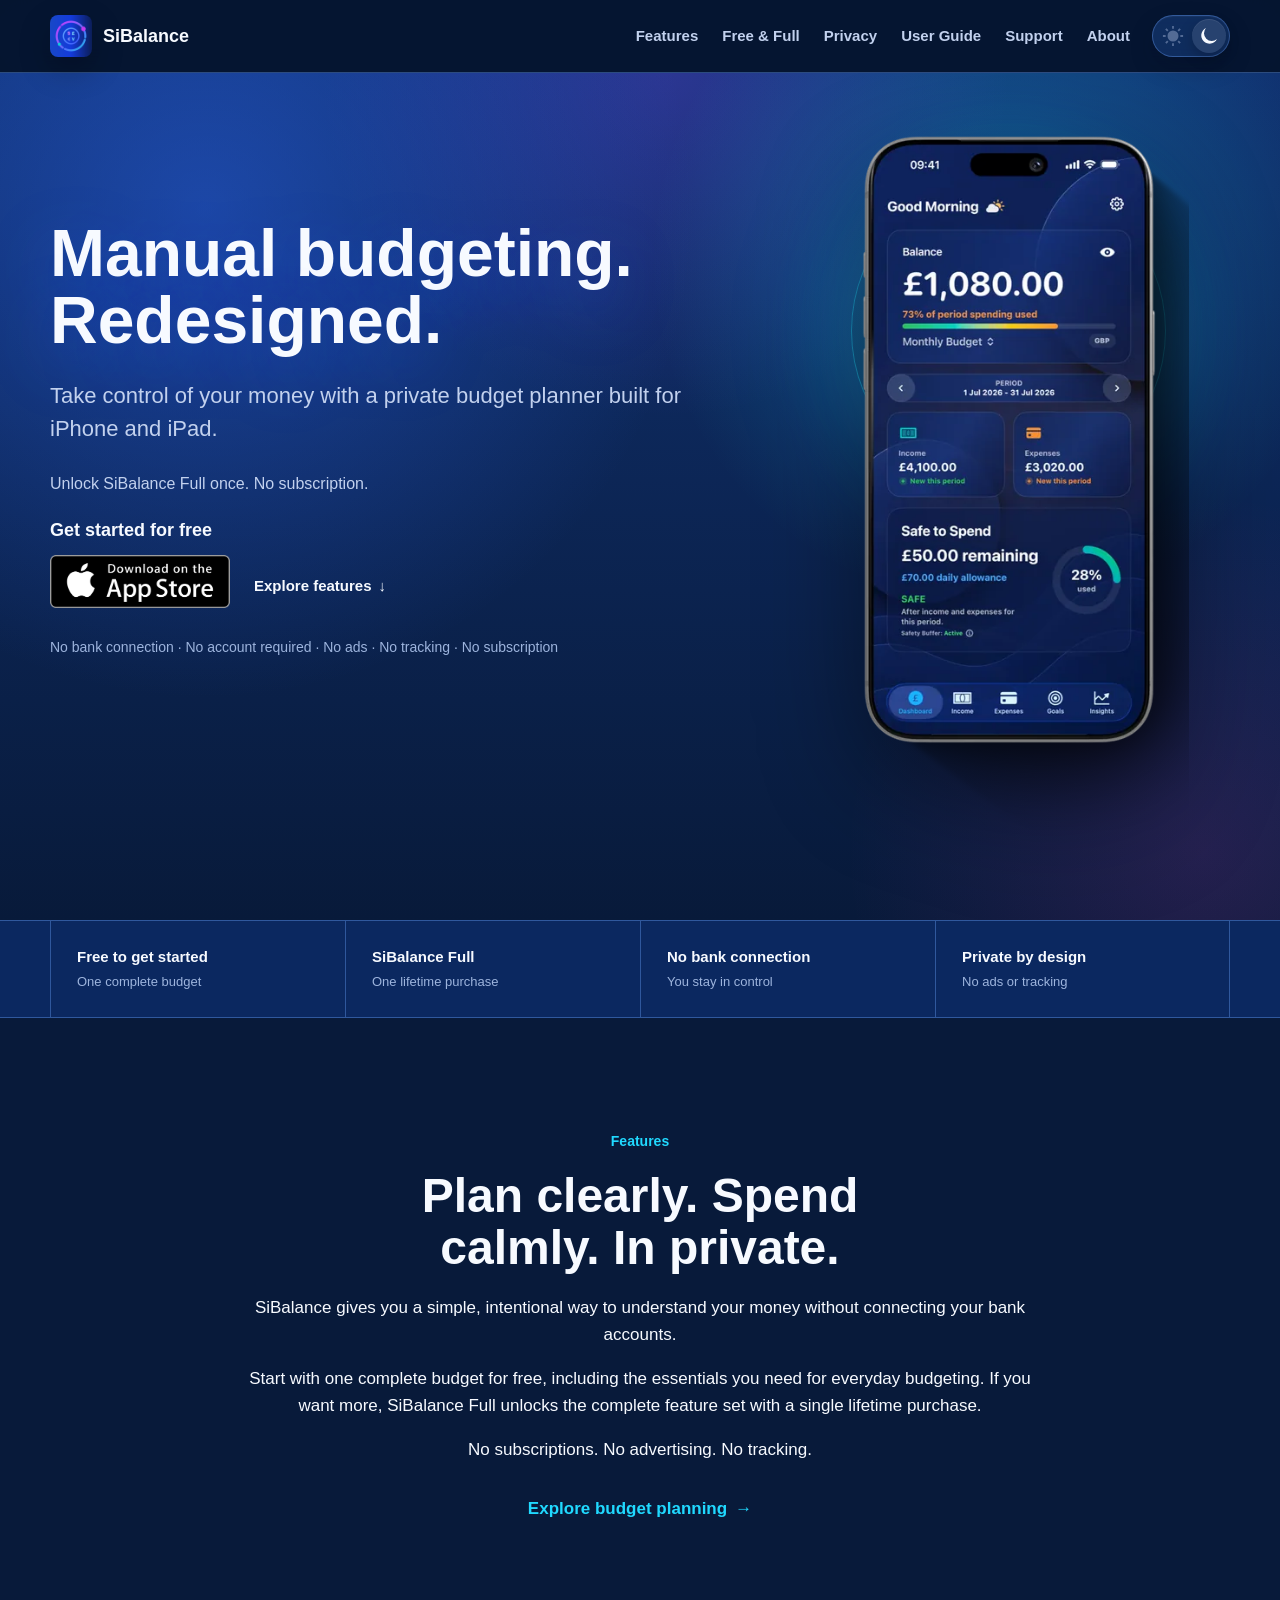
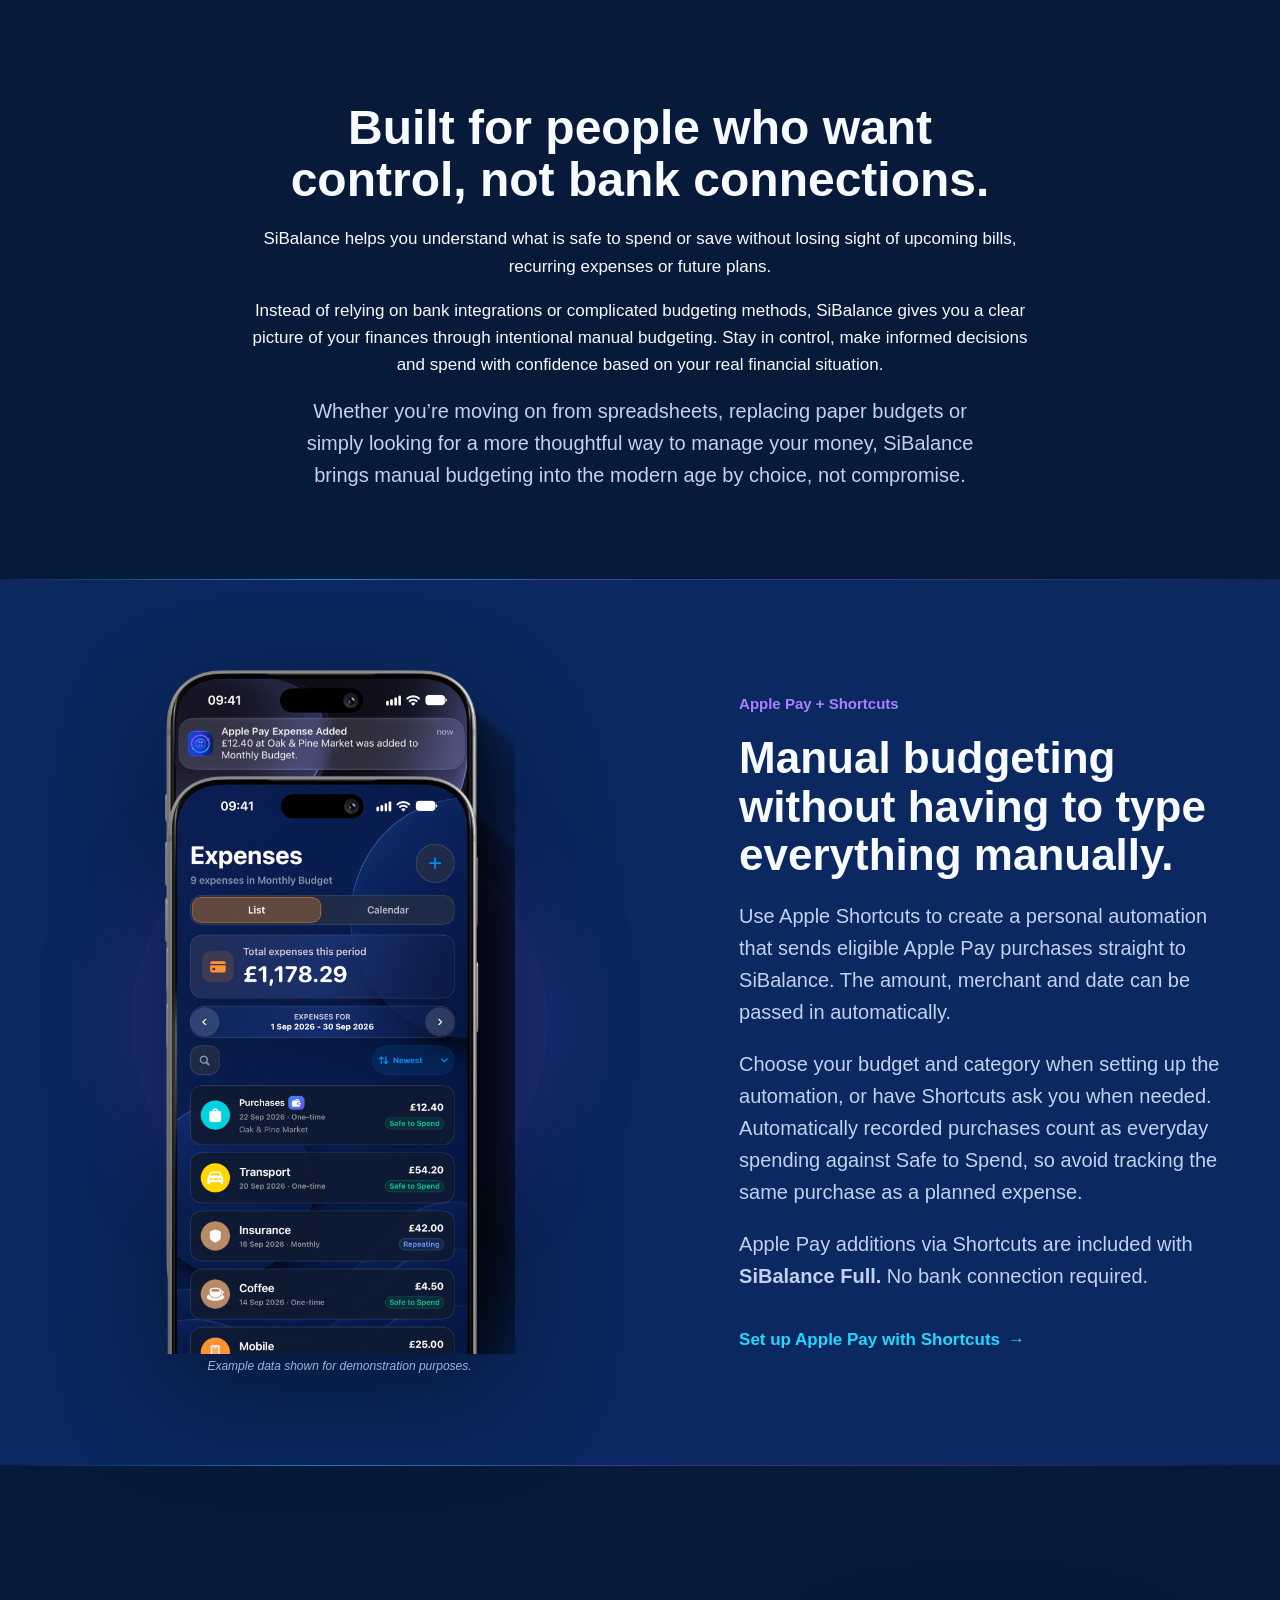
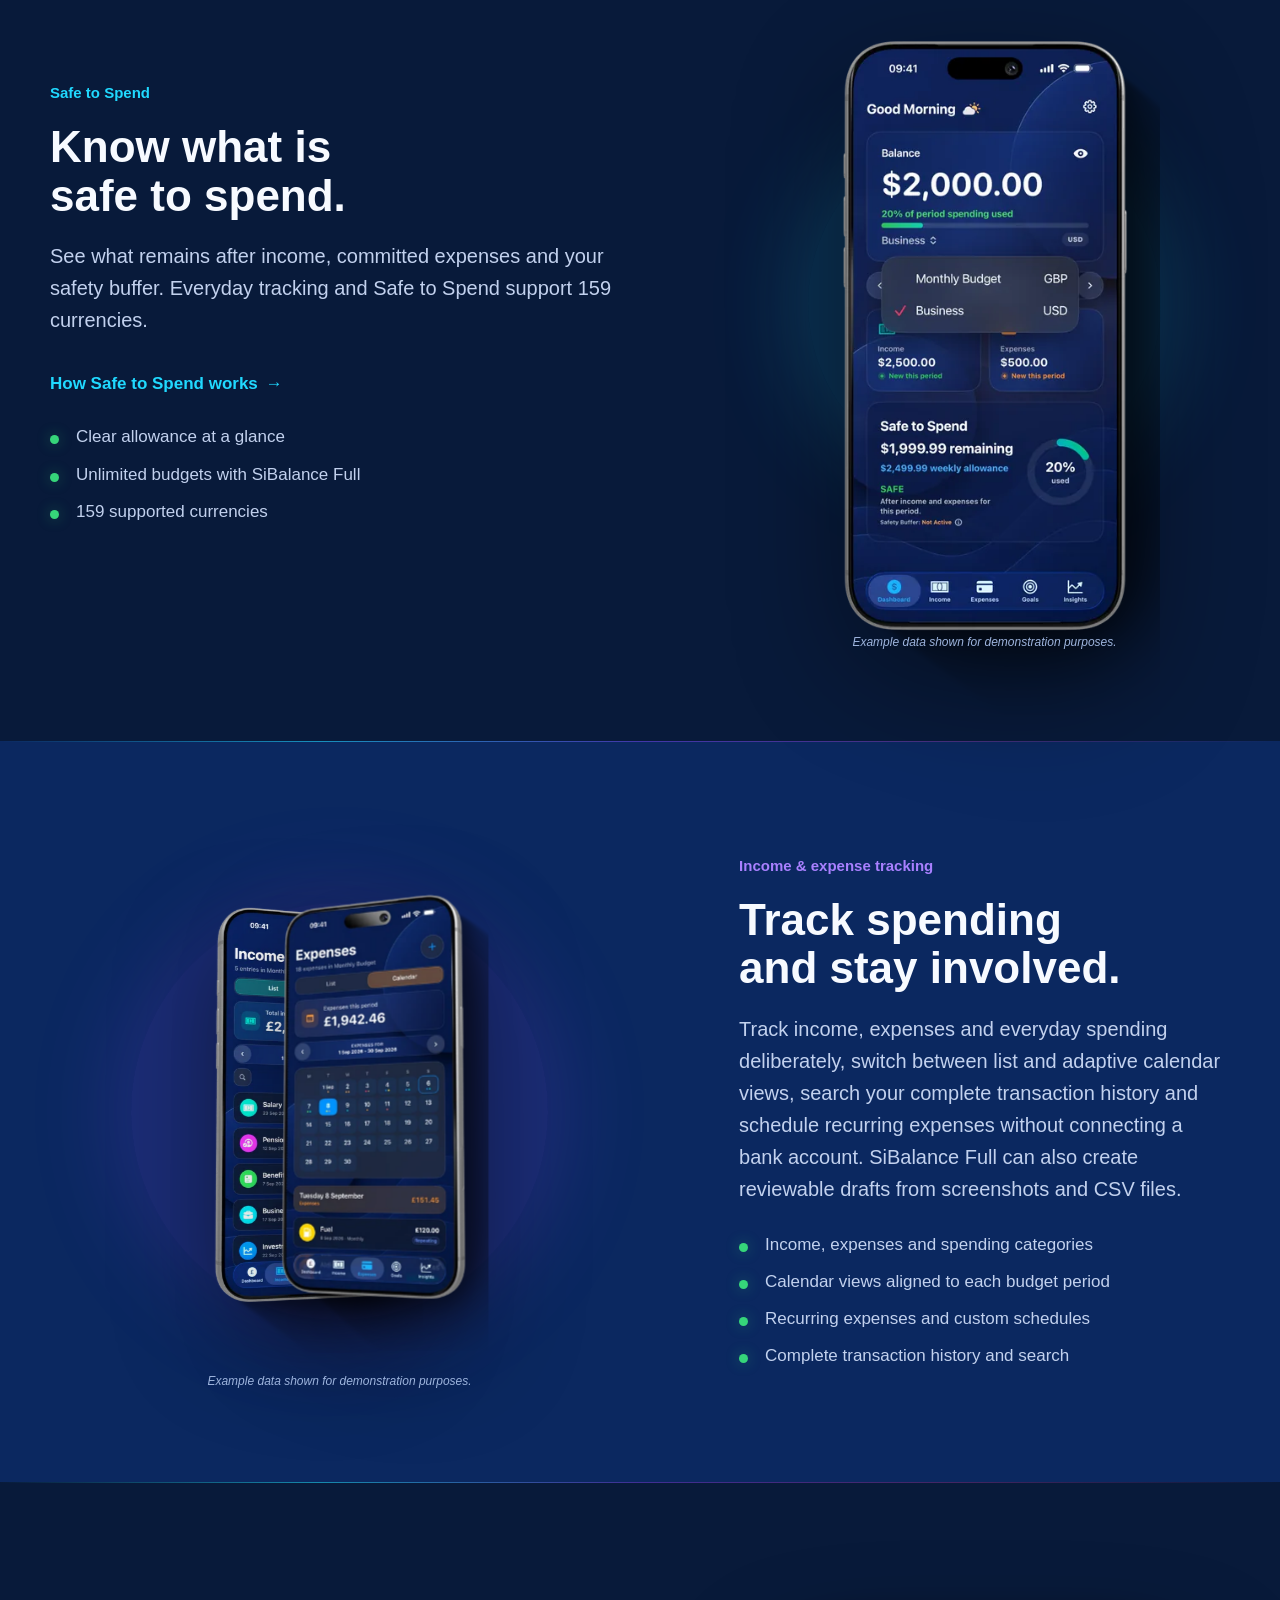
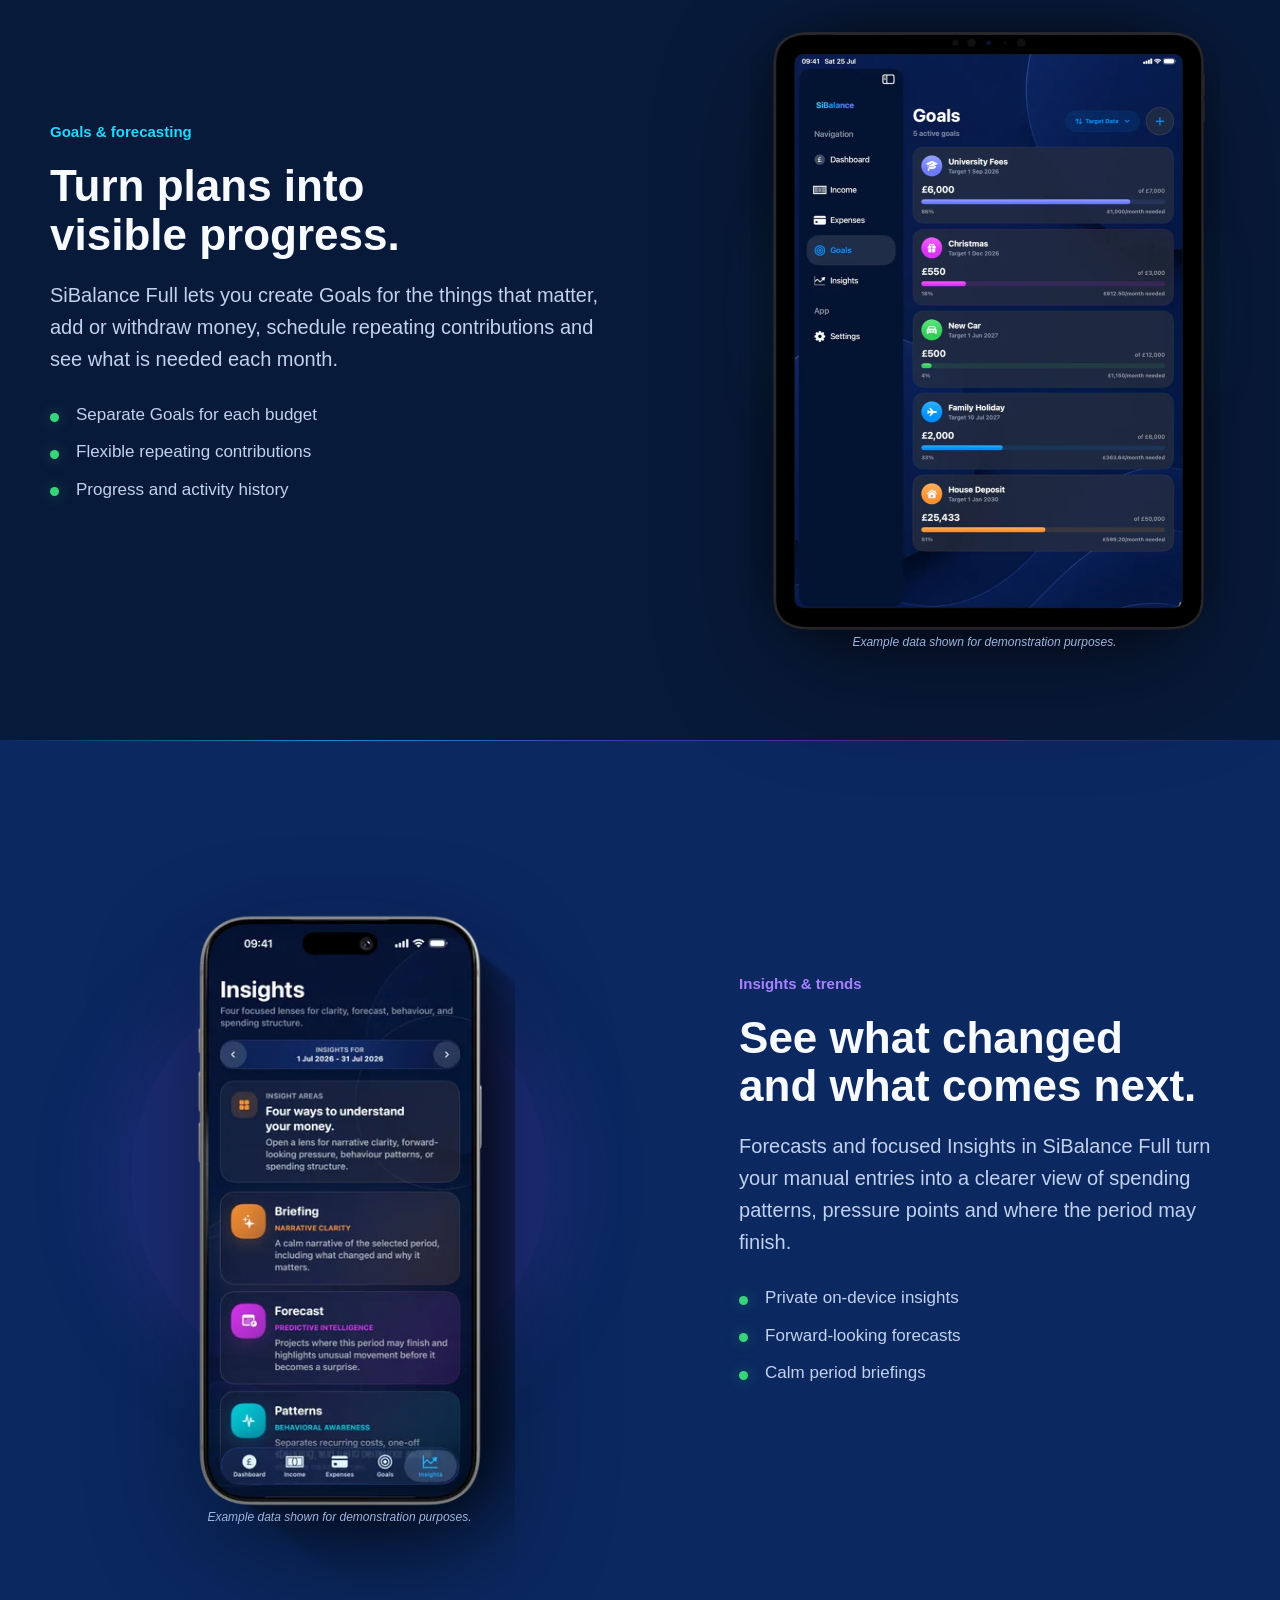
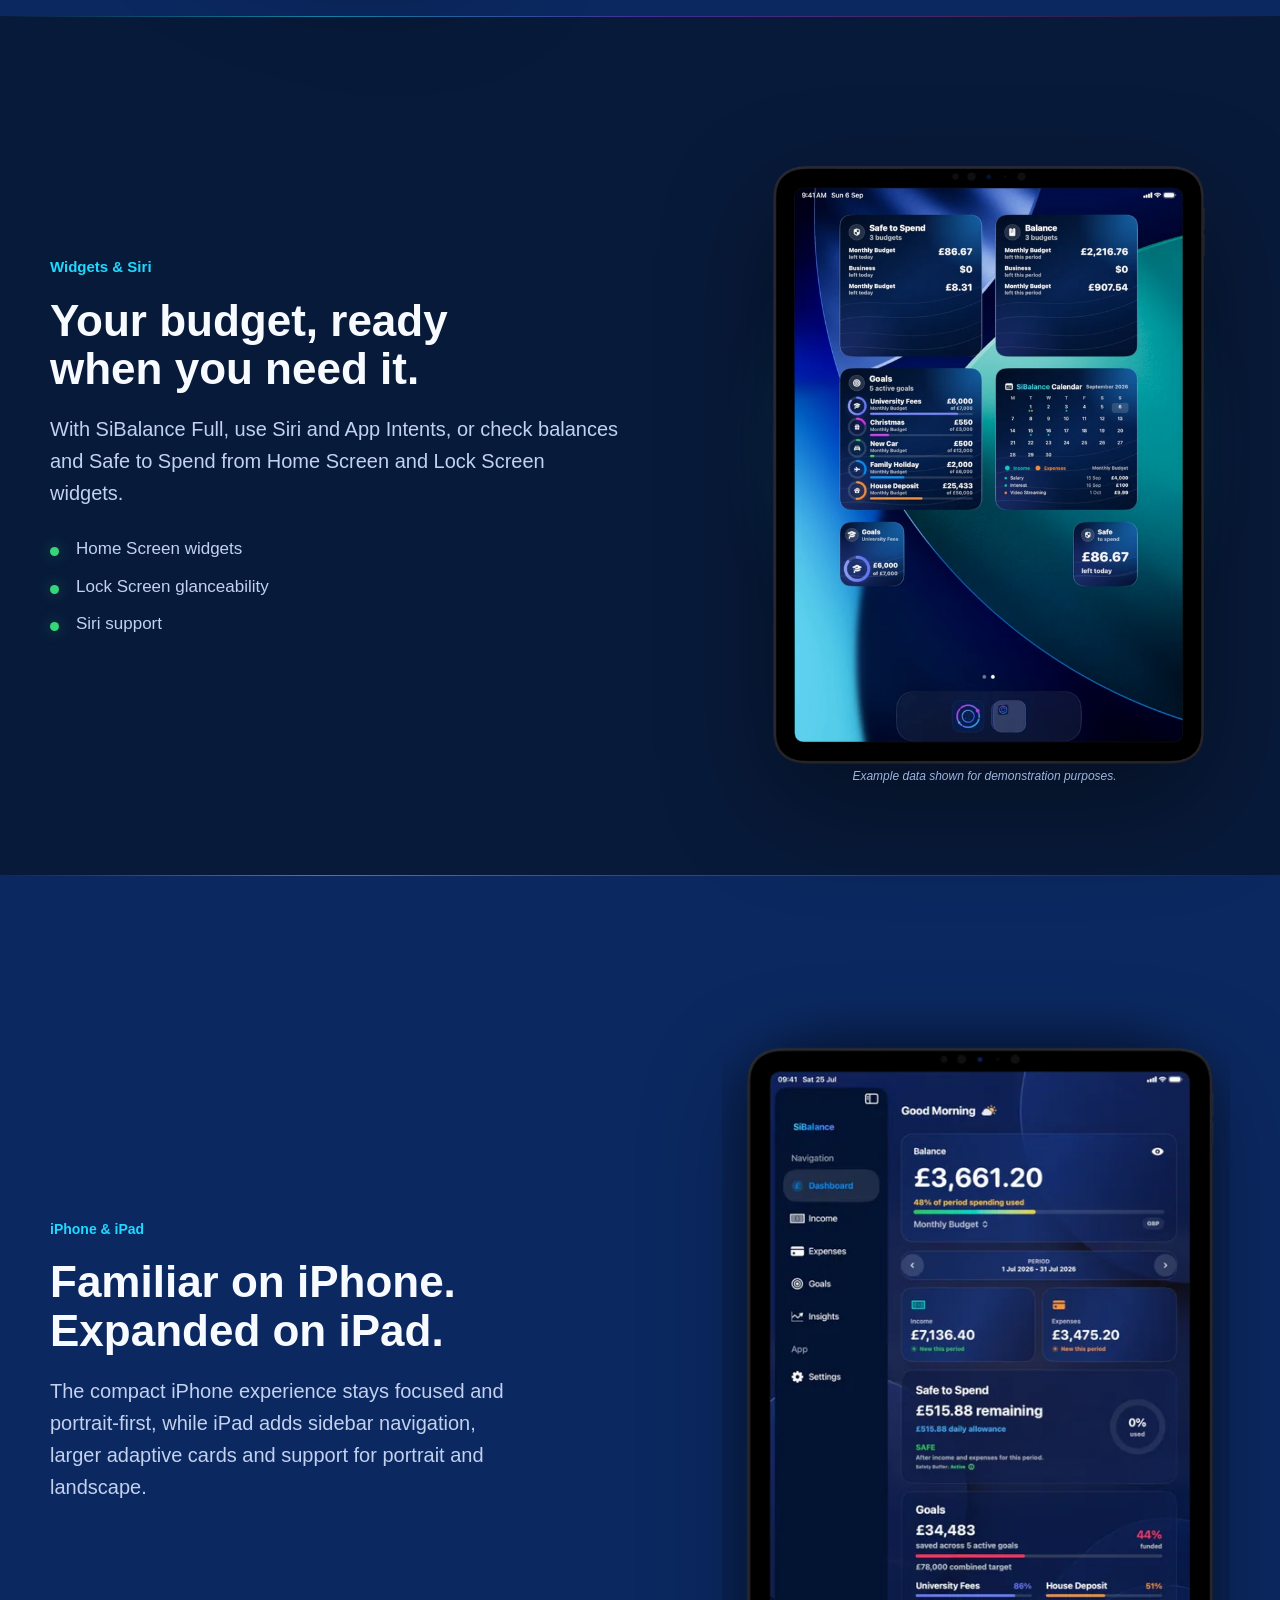
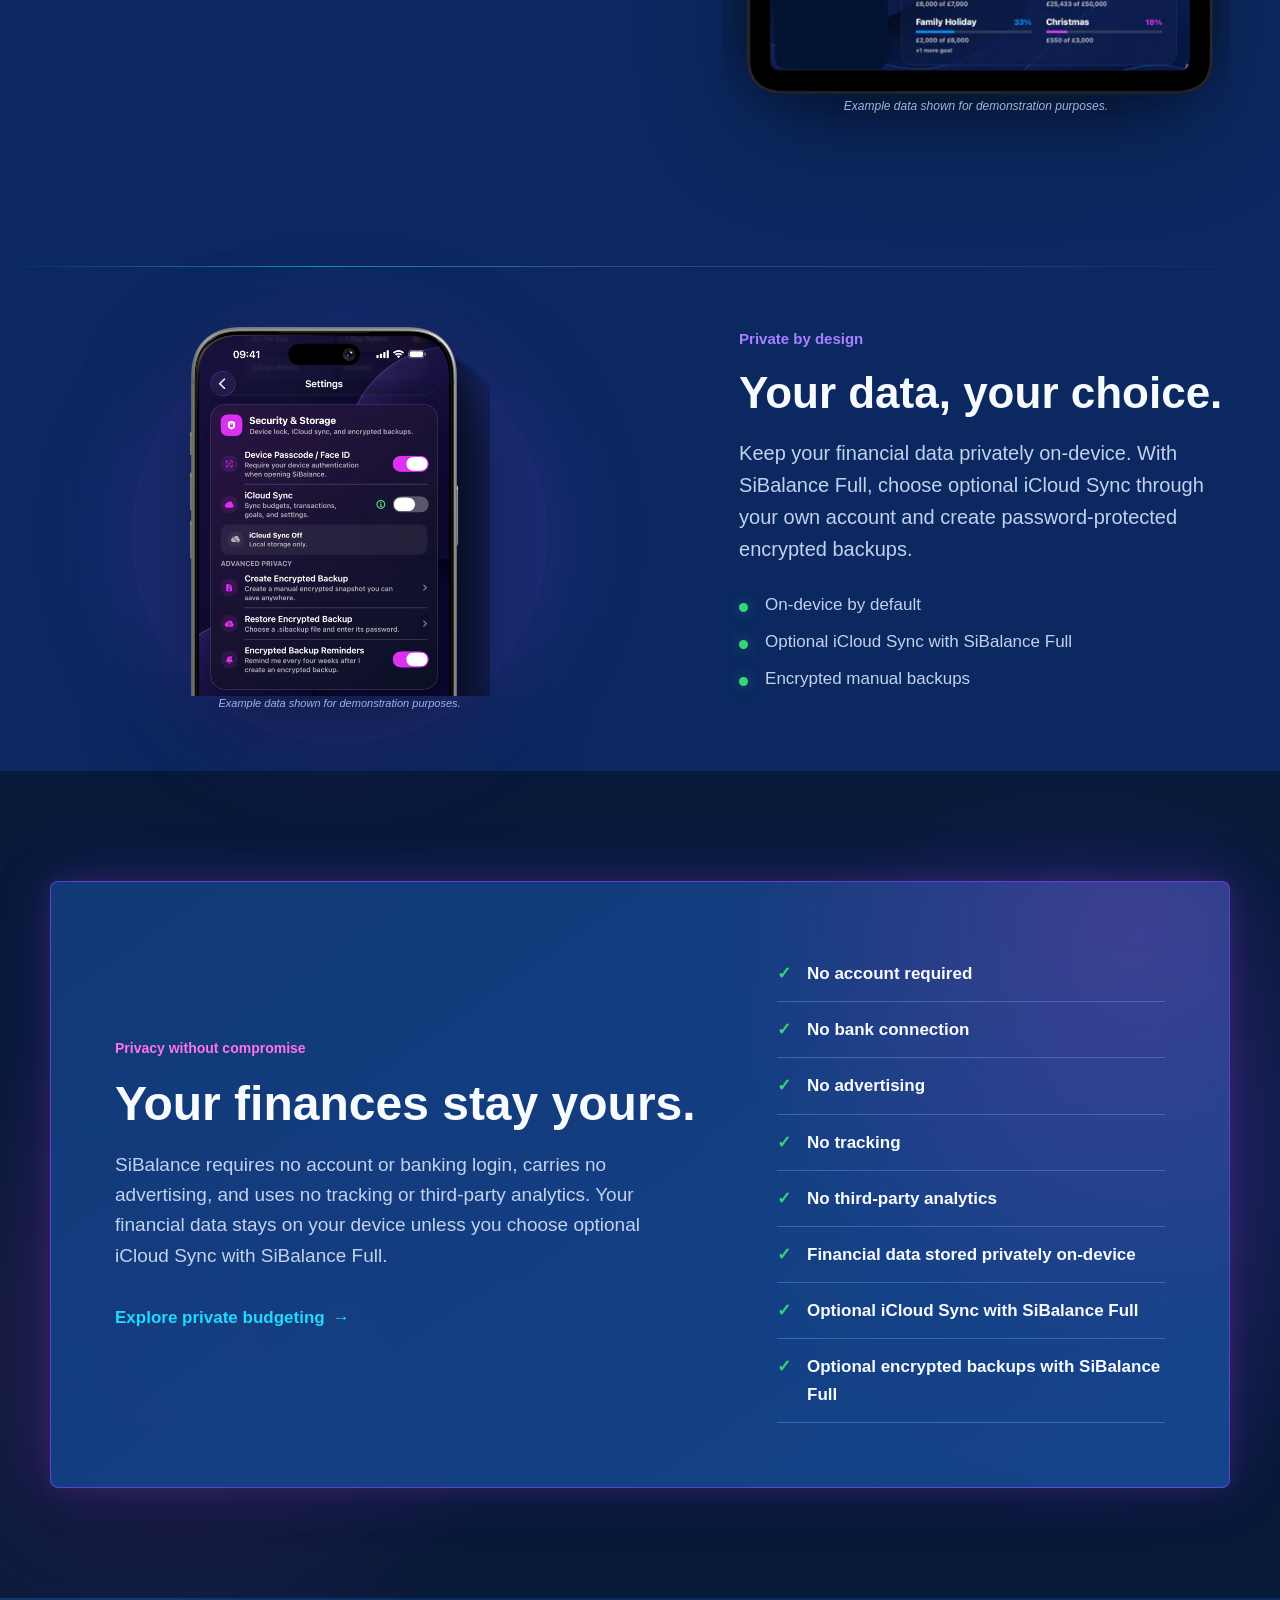
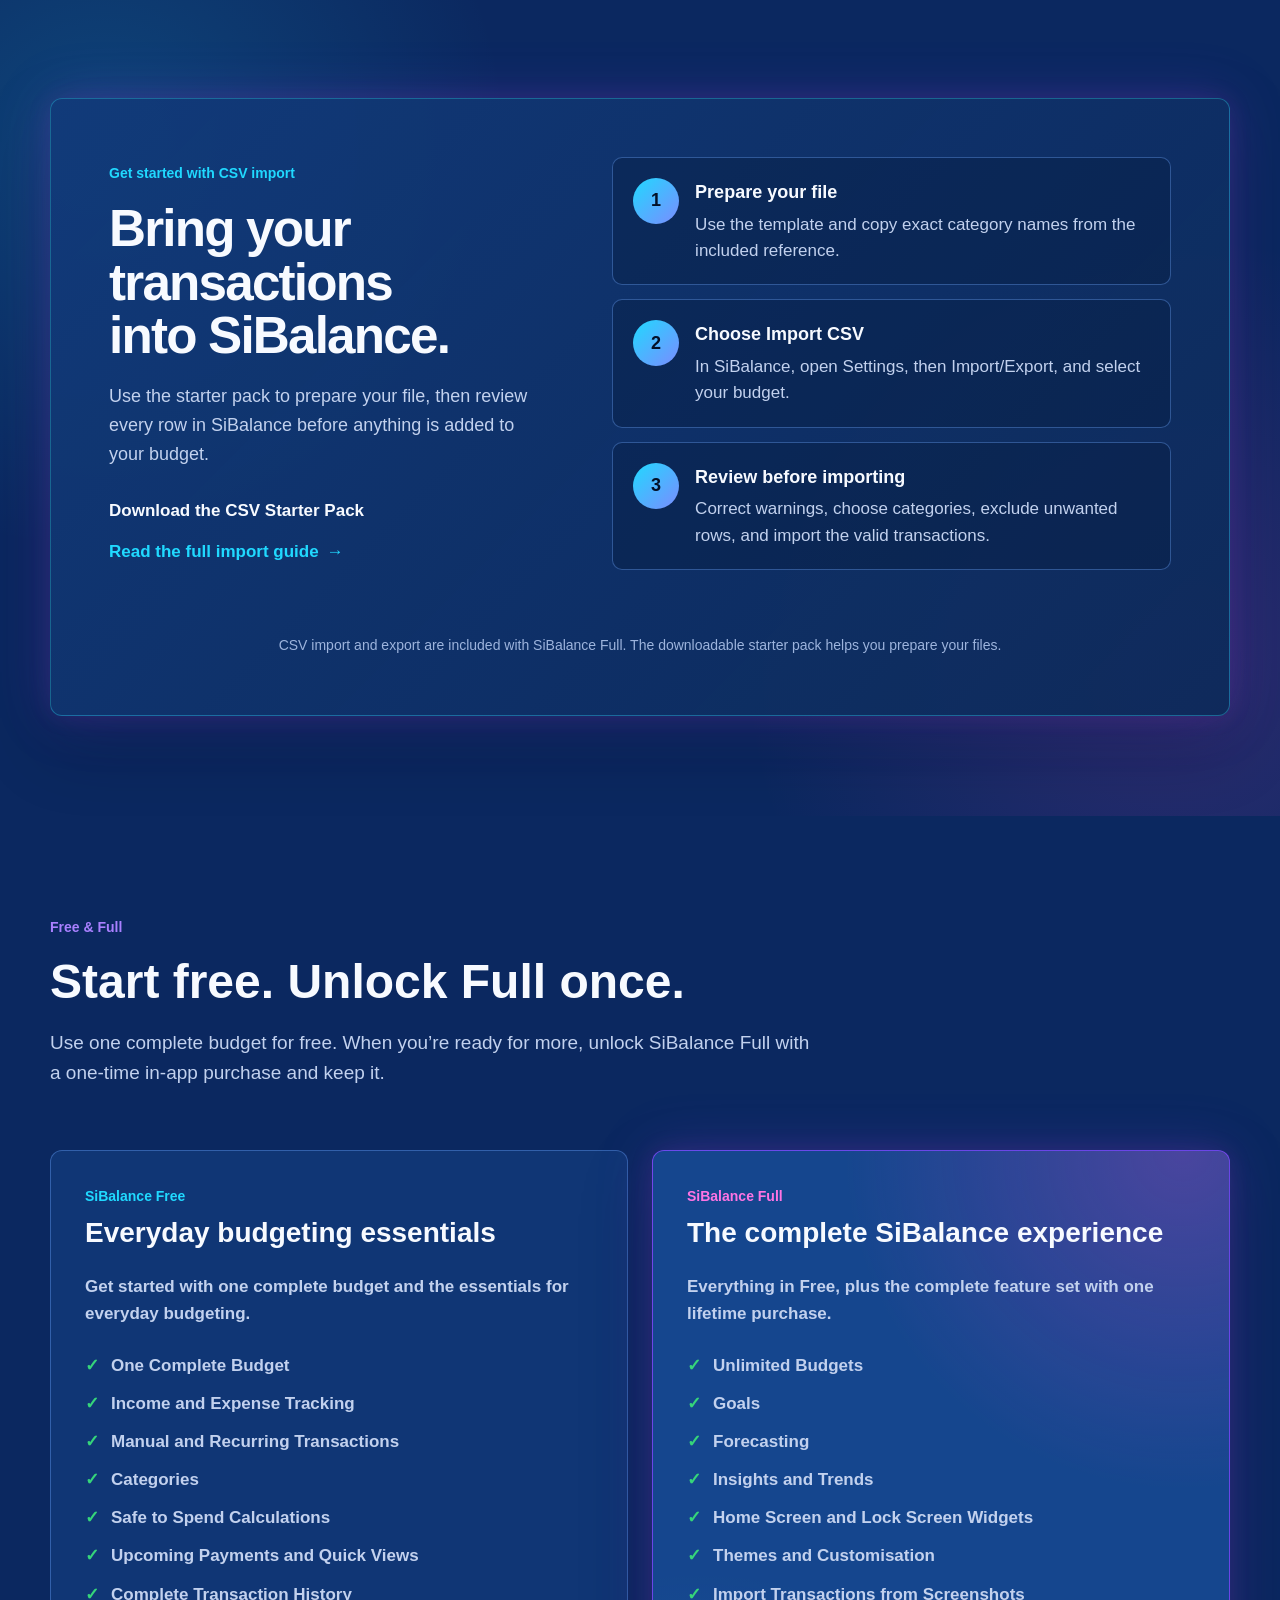
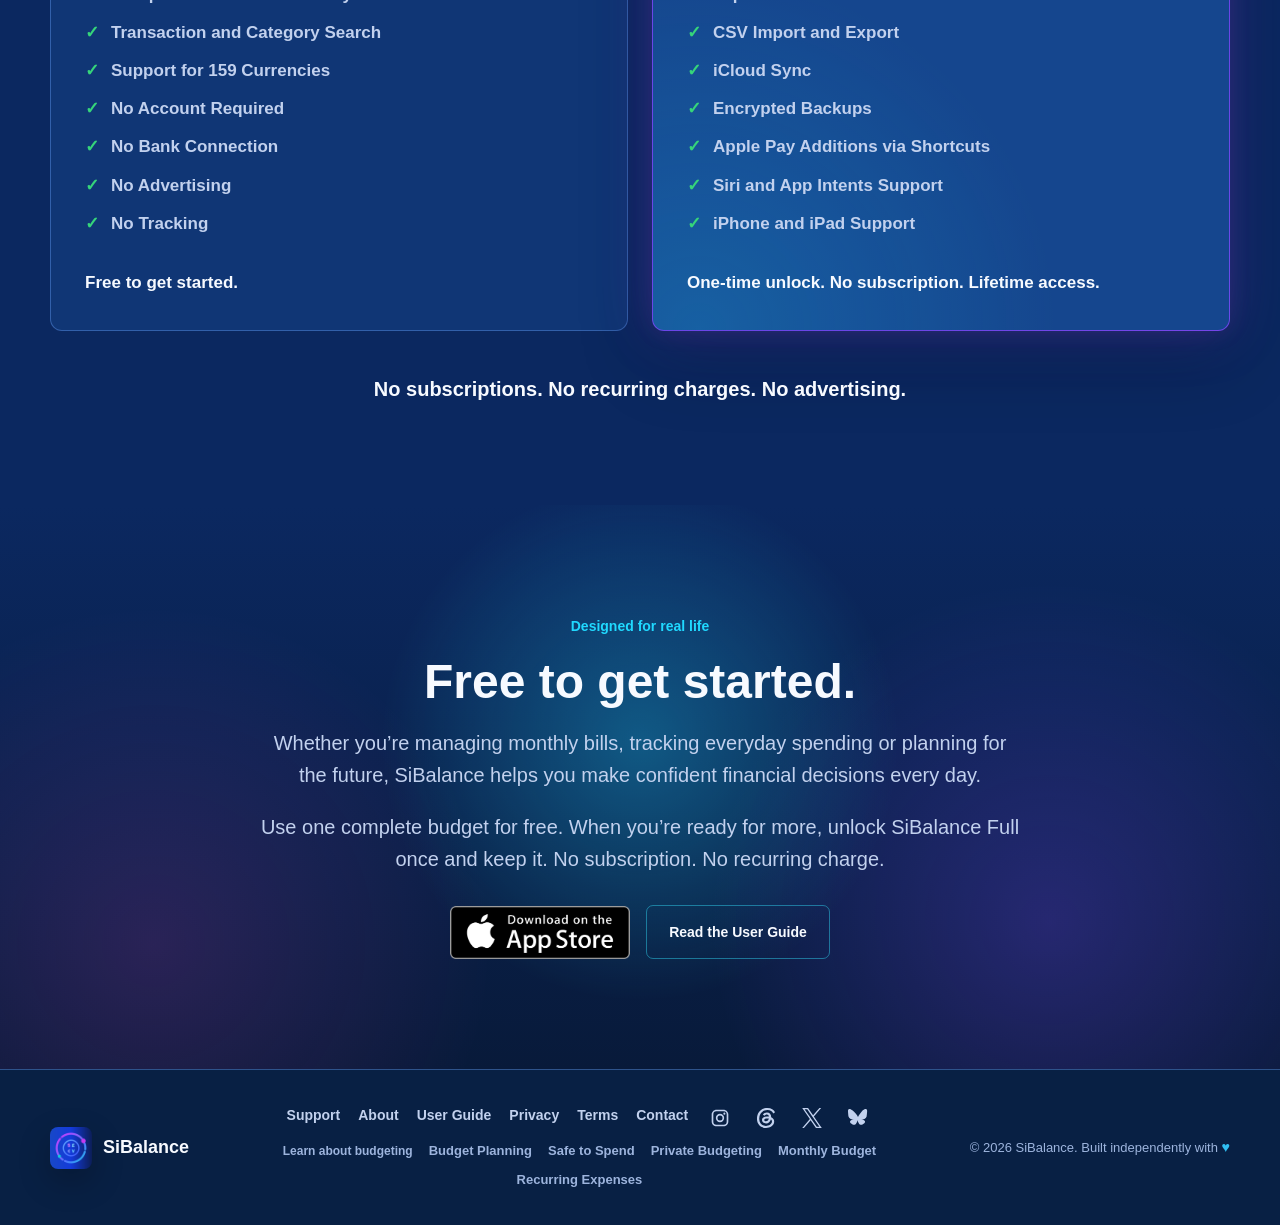
<file: index.html>
<!DOCTYPE html>
<html lang="en">
<head>
  <meta charset="UTF-8">
  <meta name="viewport" content="width=device-width, initial-scale=1.0">
  <title>SiBalance – Manual Budgeting App for iPhone &amp; iPad</title>
  <link rel="canonical" href="https://sibalance.app/">
  <link rel="icon" href="assets/favicon.png" type="image/png">
  <meta name="description" content="SiBalance is a private budget planner for iPhone and iPad. Start with one complete budget for free. Unlock SiBalance Full once. No subscription or bank connection.">
  <meta name="theme-color" content="#081a3a">
  <meta name="apple-itunes-app" content="app-id=6776341469">
  <meta property="og:type" content="website">
  <meta property="og:site_name" content="SiBalance">
  <meta property="og:locale" content="en_GB">
  <meta property="og:title" content="SiBalance – Manual Budgeting App for iPhone &amp; iPad">
  <meta property="og:description" content="Start with one complete budget for free. Unlock SiBalance Full once for lifetime access. No subscription, advertising, tracking or bank connection.">
  <meta property="og:url" content="https://sibalance.app/">
  <meta property="og:image" content="https://sibalance.app/assets/social-preview.png">
  <meta property="og:image:alt" content="SiBalance private budgeting dashboard displayed on an iPhone">
  <meta property="og:image:width" content="1200">
  <meta property="og:image:height" content="675">
  <meta property="og:image:type" content="image/png">
  <meta name="twitter:card" content="summary_large_image">
  <meta name="twitter:site" content="@SiBalanceApp">
  <meta name="twitter:title" content="SiBalance – Manual Budgeting App for iPhone &amp; iPad">
  <meta name="twitter:description" content="Start with one complete budget for free. Unlock SiBalance Full once for lifetime access. No subscription, advertising, tracking or bank connection.">
  <meta name="twitter:image" content="https://sibalance.app/assets/social-preview.png">
  <meta name="twitter:image:alt" content="SiBalance private budgeting dashboard displayed on an iPhone">
  <script type="application/ld+json">
  {
    "@context": "https://schema.org",
    "@graph": [
      {
        "@type": "WebSite",
        "@id": "https://sibalance.app/#website",
        "url": "https://sibalance.app/",
        "name": "SiBalance",
        "description": "A private budgeting and money-management app for iPhone and iPad, with budget planning, reviewable transaction imports and spending management.",
        "inLanguage": "en-GB",
        "publisher": {
          "@id": "https://sibalance.app/about.html#simon"
        }
      },
      {
        "@type": "Person",
        "@id": "https://sibalance.app/about.html#simon",
        "name": "Simon Peter Brown",
        "url": "https://sibalance.app/about.html"
      },
      {
        "@type": "MobileApplication",
        "@id": "https://sibalance.app/#app",
        "name": "SiBalance",
        "url": "https://sibalance.app/",
        "downloadUrl": "https://apps.apple.com/app/sibalance/id6776341469",
        "image": "https://sibalance.app/assets/sibalance-logo.png",
        "description": "A private budgeting and money-management app for iPhone and iPad with budget planning, income and expense tracking, reviewable screenshot and CSV imports, recurring expenses and Safe to Spend.",
        "applicationCategory": "FinanceApplication",
        "operatingSystem": "iOS 18 or later; iPadOS 18 or later",
        "isAccessibleForFree": true,
        "author": {
          "@id": "https://sibalance.app/about.html#simon"
        }
      }
    ]
  }
  </script>
  <script src="assets/theme.js?v=7"></script>
  <link rel="stylesheet" href="assets/site.css?v=16">
  <link rel="stylesheet" href="assets/home.css?v=66">
</head>
<body class="home-page">
  <a class="skip-link" href="#main-content">Skip to content</a>

  <header class="landing-header">
    <div class="nav-shell">
      <a class="brand" href="/" aria-label="SiBalance home">
        <img class="app-mark" src="assets/sibalance-logo-dark-96.png?v=20260914" alt="" width="42" height="42">
        <span>SiBalance</span>
      </a>

      <button class="menu-toggle" type="button" aria-expanded="false" aria-controls="landing-navigation" aria-label="Open navigation">
        <span aria-hidden="true"></span>
        <span aria-hidden="true"></span>
        <span aria-hidden="true"></span>
      </button>

      <div class="landing-navigation" id="landing-navigation">
        <nav aria-label="Site navigation">
          <a href="#features">Features</a>
          <a href="#pricing">Free &amp; Full</a>
          <a href="privacy.html">Privacy</a>
          <a href="user-guide.html">User Guide</a>
          <a href="support.html">Support</a>
          <a href="about.html">About</a>
        </nav>

        <button class="theme-toggle" type="button" aria-label="Switch color theme" aria-pressed="false">
          <span class="theme-toggle-icon" aria-hidden="true"></span>
          <span class="theme-toggle-text">Light</span>
        </button>

      </div>
    </div>
  </header>

  <main id="main-content">
    <section class="hero-section" aria-labelledby="hero-heading">
      <div class="landing-shell hero-layout">
        <div class="hero-copy">
          <h1 id="hero-heading">Manual budgeting. Redesigned.</h1>
          <p class="hero-lede">Take control of your money with a private budget planner built for iPhone and iPad.</p>
          <p class="hero-unlock-note">Unlock SiBalance Full once. No subscription.</p>
          <div class="hero-actions">
            <a class="store-link hero-store-link" href="https://apps.apple.com/app/sibalance/id6776341469" target="_blank" rel="noopener noreferrer" aria-label="Get started for free — download SiBalance on the App Store">
              <span class="hero-free-label">Get started for free</span>
              <img class="store-badge" src="assets/download-on-app-store.png" alt="Download on the App Store" width="3840" height="1138">
            </a>
            <a class="hero-secondary-link" href="#features">Explore features <span aria-hidden="true">↓</span></a>
          </div>
          <p class="purchase-note">No bank connection · No account required · No ads · No tracking · No subscription</p>
        </div>

        <figure class="hero-visual">
          <img src="assets/iphone-dashboard.webp" srcset="assets/iphone-dashboard-415.webp 415w, assets/iphone-dashboard.webp 830w" sizes="(max-width: 760px) 300px, 360px" alt="SiBalance dashboard showing a monthly budget and Safe to Spend allowance" width="830" height="1800" fetchpriority="high" decoding="async">
        </figure>
      </div>
    </section>

    <section class="trust-strip" aria-label="SiBalance pricing and privacy benefits">
      <div class="landing-shell trust-grid">
        <p><strong>Free to get started</strong><span>One complete budget</span></p>
        <p><strong>SiBalance Full</strong><span>One lifetime purchase</span></p>
        <p><strong>No bank connection</strong><span>You stay in control</span></p>
        <p><strong>Private by design</strong><span>No ads or tracking</span></p>
      </div>
    </section>

    <section class="features-intro landing-shell" aria-labelledby="features-heading">
      <p class="section-label" id="features">Features</p>
      <h2 id="features-heading">Plan clearly. Spend calmly. In private.</h2>
      <p>SiBalance gives you a simple, intentional way to understand your money without connecting your bank accounts.</p>
      <p>Start with one complete budget for free, including the essentials you need for everyday budgeting. If you want more, SiBalance Full unlocks the complete feature set with a single lifetime purchase.</p>
      <p>No subscriptions. No advertising. No tracking.</p>
      <a class="text-link" href="budget-planning.html">Explore budget planning <span aria-hidden="true">→</span></a>
    </section>

    <section class="features-intro landing-shell" aria-labelledby="manual-budgeting-heading">
      <h2 id="manual-budgeting-heading">Built for people who want control, not bank connections.</h2>
      <p>SiBalance helps you understand what is safe to spend or save without losing sight of upcoming bills, recurring expenses or future plans.</p>
      <p>Instead of relying on bank integrations or complicated budgeting methods, SiBalance gives you a clear picture of your finances through intentional manual budgeting. Stay in control, make informed decisions and spend with confidence based on your real financial situation.</p>
      <p>Whether you’re moving on from spreadsheets, replacing paper budgets or simply looking for a more thoughtful way to manage your money, SiBalance brings manual budgeting into the modern age by choice, not compromise.</p>
    </section>

    <section class="feature-section feature-section-tinted" aria-labelledby="apple-pay-heading">
      <div class="landing-shell feature-row feature-row-reverse">
        <div class="feature-copy">
          <p class="feature-number">Apple Pay + Shortcuts</p>
          <h2 id="apple-pay-heading">Manual budgeting without having to type everything manually.</h2>
          <p>Use Apple Shortcuts to create a personal automation that sends eligible Apple Pay purchases straight to SiBalance. The amount, merchant and date can be passed in automatically.</p>
          <p>Choose your budget and category when setting up the automation, or have Shortcuts ask you when needed. Automatically recorded purchases count as everyday spending against Safe to Spend, so avoid tracking the same purchase as a planned expense.</p>
          <p>Apple Pay additions via Shortcuts are included with <strong>SiBalance Full.</strong> No bank connection required.</p>
          <a class="text-link" href="user-guide.html#automatically-add-apple-pay-purchases-to-sibalance">Set up Apple Pay with Shortcuts <span aria-hidden="true">→</span></a>
        </div>
        <figure class="feature-visual screenshot-apple-pay">
          <img src="assets/feature-apple-pay.png" alt="Apple Pay purchase notification above a SiBalance Expenses screen showing the new purchase" width="1143" height="2233" loading="lazy" decoding="async">
          <figcaption class="example-data-note">Example data shown for demonstration purposes.</figcaption>
        </figure>
      </div>
    </section>

    <section class="feature-section" aria-labelledby="safe-to-spend-heading">
      <div class="landing-shell feature-row">
        <div class="feature-copy">
          <p class="feature-number">Safe to Spend</p>
          <h2 id="safe-to-spend-heading">Know what is safe to spend.</h2>
          <p>See what remains after income, committed expenses and your safety buffer. Everyday tracking and Safe to Spend support 159 currencies.</p>
          <a class="text-link" href="safe-to-spend.html">How Safe to Spend works <span aria-hidden="true">→</span></a>
          <ul class="feature-points">
            <li>Clear allowance at a glance</li>
            <li>Unlimited budgets with SiBalance Full</li>
            <li>159 supported currencies</li>
          </ul>
        </div>
        <figure class="feature-visual screenshot-phone">
          <img src="assets/feature-safe-to-spend.webp" srcset="assets/feature-safe-to-spend-415.webp 415w, assets/feature-safe-to-spend.webp 830w" sizes="(max-width: 760px) 82vw, 350px" alt="SiBalance dashboard showing multiple budgets and a weekly Safe to Spend allowance" width="830" height="1800" loading="lazy" decoding="async">
          <figcaption class="example-data-note">Example data shown for demonstration purposes.</figcaption>
        </figure>
      </div>
    </section>

    <section class="feature-section feature-section-tinted" aria-labelledby="tracking-heading">
      <div class="landing-shell feature-row feature-row-reverse">
        <div class="feature-copy">
          <p class="feature-number">Income &amp; expense tracking</p>
          <h2 id="tracking-heading">Track spending and stay involved.</h2>
          <p>Track income, expenses and everyday spending deliberately, switch between list and adaptive calendar views, search your complete transaction history and schedule recurring expenses without connecting a bank account. SiBalance Full can also create reviewable drafts from screenshots and CSV files.</p>
          <ul class="feature-points">
            <li>Income, expenses and spending categories</li>
            <li>Calendar views aligned to each budget period</li>
            <li>Recurring expenses and custom schedules</li>
            <li>Complete transaction history and search</li>
          </ul>
        </div>
        <figure class="feature-visual feature-visual-stack screenshot-stack">
          <button class="screenshot-stack-images" type="button" aria-expanded="false" aria-label="Separate the Income and Expenses screenshots">
            <img class="feature-screen-back" src="assets/feature-income.webp?v=20260906" srcset="assets/feature-income-369.webp?v=20260906 369w, assets/feature-income.webp?v=20260906 738w" sizes="(max-width: 760px) 64vw, 310px" alt="SiBalance Income screen showing manual and repeating transactions" width="738" height="1600" loading="lazy" decoding="async">
            <img class="feature-screen-front" src="assets/feature-expenses.webp?v=20260906" srcset="assets/feature-expenses-369.webp?v=20260906 369w, assets/feature-expenses.webp?v=20260906 738w" sizes="(max-width: 760px) 64vw, 310px" alt="SiBalance Expenses screen showing manual and repeating transactions" width="738" height="1600" loading="lazy" decoding="async">
          </button>
          <figcaption class="example-data-note">Example data shown for demonstration purposes.</figcaption>
        </figure>
      </div>
    </section>

    <section class="feature-section" aria-labelledby="goals-heading">
      <div class="landing-shell feature-row">
        <div class="feature-copy">
          <p class="feature-number">Goals &amp; forecasting</p>
          <h2 id="goals-heading">Turn plans into visible progress.</h2>
          <p>SiBalance Full lets you create Goals for the things that matter, add or withdraw money, schedule repeating contributions and see what is needed each month.</p>
          <ul class="feature-points">
            <li>Separate Goals for each budget</li>
            <li>Flexible repeating contributions</li>
            <li>Progress and activity history</li>
          </ul>
        </div>
        <figure class="feature-visual feature-visual-ipad screenshot-ipad">
          <img src="assets/ipad-goals.webp" srcset="assets/ipad-goals-460.webp 460w, assets/ipad-goals.webp 919w" sizes="(max-width: 760px) 92vw, 470px" alt="SiBalance Goals on iPad showing five savings goals and their progress" width="919" height="1400" loading="lazy" decoding="async">
          <figcaption class="example-data-note">Example data shown for demonstration purposes.</figcaption>
        </figure>
      </div>
    </section>

    <section class="feature-section feature-section-tinted" aria-labelledby="insights-heading">
      <div class="landing-shell feature-row feature-row-reverse">
        <div class="feature-copy">
          <p class="feature-number">Insights &amp; trends</p>
          <h2 id="insights-heading">See what changed and what comes next.</h2>
          <p>Forecasts and focused Insights in SiBalance Full turn your manual entries into a clearer view of spending patterns, pressure points and where the period may finish.</p>
          <ul class="feature-points">
            <li>Private on-device insights</li>
            <li>Forward-looking forecasts</li>
            <li>Calm period briefings</li>
          </ul>
        </div>
        <figure class="feature-visual screenshot-phone">
          <img src="assets/feature-insights.webp" srcset="assets/feature-insights-369.webp 369w, assets/feature-insights.webp 738w" sizes="(max-width: 760px) 82vw, 350px" alt="SiBalance Insights on iPhone showing Briefing, Forecast and Patterns" width="738" height="1600" loading="lazy" decoding="async">
          <figcaption class="example-data-note">Example data shown for demonstration purposes.</figcaption>
        </figure>
      </div>
    </section>

    <section class="feature-section" aria-labelledby="widgets-heading">
      <div class="landing-shell feature-row">
        <div class="feature-copy">
          <p class="feature-number">Widgets &amp; Siri</p>
          <h2 id="widgets-heading">Your budget, ready when you need it.</h2>
          <p>With SiBalance Full, use Siri and App Intents, or check balances and Safe to Spend from Home Screen and Lock Screen widgets.</p>
          <ul class="feature-points">
            <li>Home Screen widgets</li>
            <li>Lock Screen glanceability</li>
            <li>Siri support</li>
          </ul>
        </div>
        <figure class="feature-visual feature-visual-ipad screenshot-ipad">
          <img src="assets/ipad-widgets.webp?v=20260906" srcset="assets/ipad-widgets-744.webp?v=20260906 744w, assets/ipad-widgets.webp?v=20260906 1488w" sizes="(max-width: 760px) 92vw, 470px" alt="SiBalance widgets on iPad showing Safe to Spend, balances and active Goals" width="1488" height="2266" loading="lazy" decoding="async">
          <figcaption class="example-data-note">Example data shown for demonstration purposes.</figcaption>
        </figure>
      </div>
    </section>

    <section class="device-section" aria-labelledby="device-heading">
      <div class="landing-shell device-layout">
        <div class="device-copy">
          <p class="section-label">iPhone &amp; iPad</p>
          <h2 id="device-heading">Familiar on iPhone. Expanded on iPad.</h2>
          <p>The compact iPhone experience stays focused and portrait-first, while iPad adds sidebar navigation, larger adaptive cards and support for portrait and landscape.</p>
        </div>
        <figure class="device-visual">
          <img class="device-image-dark" src="assets/ipad-dashboard.webp" srcset="assets/ipad-dashboard-558.webp 558w, assets/ipad-dashboard.webp 1116w" sizes="(max-width: 760px) 92vw, 520px" alt="SiBalance Dashboard on iPad in dark mode with sidebar navigation, Safe to Spend and Goals progress" width="1116" height="1700" loading="lazy" decoding="async">
          <img class="device-image-light" src="assets/ipad-dashboard-light.webp" srcset="assets/ipad-dashboard-light-558.webp 558w, assets/ipad-dashboard-light.webp 1116w" sizes="(max-width: 760px) 92vw, 520px" alt="SiBalance Dashboard on iPad in the Grove light theme with sidebar navigation, Safe to Spend and Goals progress" width="1116" height="1700" loading="lazy" decoding="async">
          <figcaption class="example-data-note">Example data shown for demonstration purposes.</figcaption>
        </figure>
      </div>
    </section>

    <section class="feature-section feature-section-tinted feature-section-compact" aria-labelledby="sync-heading">
      <div class="landing-shell feature-row feature-row-reverse">
        <div class="feature-copy">
          <p class="feature-number">Private by design</p>
          <h2 id="sync-heading">Your data, your choice.</h2>
          <p>Keep your financial data privately on-device. With SiBalance Full, choose optional iCloud Sync through your own account and create password-protected encrypted backups.</p>
          <ul class="feature-points">
            <li>On-device by default</li>
            <li>Optional iCloud Sync with SiBalance Full</li>
            <li>Encrypted manual backups</li>
          </ul>
        </div>
        <figure class="feature-visual screenshot-security">
          <img src="assets/home-security-1166.png" srcset="assets/home-security-583.png 583w, assets/home-security-1166.png 1166w" sizes="(max-width: 760px) 82vw, 350px" alt="SiBalance Security and Storage settings showing device lock, optional iCloud sync and encrypted backups" width="1166" height="1434" loading="lazy" decoding="async">
          <figcaption class="example-data-note security-data-note home-security-data-note">Example data shown for demonstration purposes.</figcaption>
        </figure>
      </div>
    </section>

    <section class="privacy-section" aria-labelledby="privacy-heading">
      <div class="landing-shell privacy-panel">
        <div>
          <p class="section-label">Privacy without compromise</p>
          <h2 id="privacy-heading">Your finances stay yours.</h2>
          <p>SiBalance requires no account or banking login, carries no advertising, and uses no tracking or third-party analytics. Your financial data stays on your device unless you choose optional iCloud Sync with SiBalance Full.</p>
          <a class="text-link" href="private-budgeting.html">Explore private budgeting <span aria-hidden="true">→</span></a>
        </div>
        <ul class="privacy-list">
          <li>No account required</li>
          <li>No bank connection</li>
          <li>No advertising</li>
          <li>No tracking</li>
          <li>No third-party analytics</li>
          <li>Financial data stored privately on-device</li>
          <li>Optional iCloud Sync with SiBalance Full</li>
          <li>Optional encrypted backups with SiBalance Full</li>
        </ul>
      </div>
    </section>

    <section class="import-start-section" id="csv-import" aria-labelledby="import-start-heading">
      <div class="landing-shell import-start-panel">
        <div class="import-start-intro">
          <p class="section-label">Get started with CSV import</p>
          <h2 id="import-start-heading">Bring your transactions into SiBalance.</h2>
          <p>Use the starter pack to prepare your file, then review every row in SiBalance before anything is added to your budget.</p>
          <div class="import-start-actions">
            <a class="button primary" href="downloads/csv-starter-pack/SiBalance-CSV-Starter-Pack.zip" download>Download the CSV Starter Pack</a>
            <a class="text-link" href="user-guide.html#csv-import-and-export">Read the full import guide <span aria-hidden="true">→</span></a>
          </div>
        </div>
        <ol class="import-steps">
          <li>
            <span class="import-step-number" aria-hidden="true">1</span>
            <div><strong>Prepare your file</strong><span>Use the template and copy exact category names from the included reference.</span></div>
          </li>
          <li>
            <span class="import-step-number" aria-hidden="true">2</span>
            <div><strong>Choose Import CSV</strong><span>In SiBalance, open Settings, then Import/Export, and select your budget.</span></div>
          </li>
          <li>
            <span class="import-step-number" aria-hidden="true">3</span>
            <div><strong>Review before importing</strong><span>Correct warnings, choose categories, exclude unwanted rows, and import the valid transactions.</span></div>
          </li>
        </ol>
        <p class="import-included-note">CSV import and export are included with SiBalance Full. The downloadable starter pack helps you prepare your files.</p>
      </div>
    </section>

    <section class="purchase-section" id="pricing" aria-labelledby="purchase-heading">
      <div class="landing-shell purchase-panel">
        <div class="purchase-intro">
          <p class="section-label">Free &amp; Full</p>
          <h2 id="purchase-heading">Start free. Unlock Full once.</h2>
          <p>Use one complete budget for free. When you’re ready for more, unlock SiBalance Full with a one-time in-app purchase and keep it.</p>
        </div>
        <div class="plan-grid">
          <a class="plan-card" href="https://apps.apple.com/app/sibalance/id6776341469" target="_blank" rel="noopener noreferrer" aria-label="SiBalance Free — view on the App Store">
            <p class="plan-name">SiBalance Free</p>
            <h3 id="plan-free-heading">Everyday budgeting essentials</h3>
            <p class="plan-description">Get started with one complete budget and the essentials for everyday budgeting.</p>
            <ul>
              <li>One Complete Budget</li>
              <li>Income and Expense Tracking</li>
              <li>Manual and Recurring Transactions</li>
              <li>Categories</li>
              <li>Safe to Spend Calculations</li>
              <li>Upcoming Payments and Quick Views</li>
              <li>Complete Transaction History</li>
              <li>Transaction and Category Search</li>
              <li>Support for 159 Currencies</li>
              <li>No Account Required</li>
              <li>No Bank Connection</li>
              <li>No Advertising</li>
              <li>No Tracking</li>
            </ul>
            <p class="purchase-summary-note">Free to get started.</p>
          </a>
          <a class="plan-card plan-card-featured" href="https://apps.apple.com/app/sibalance/id6776341469" target="_blank" rel="noopener noreferrer" aria-label="SiBalance Full — view on the App Store">
            <p class="plan-name">SiBalance Full</p>
            <h3 id="plan-full-heading">The complete SiBalance experience</h3>
            <p class="plan-description">Everything in Free, plus the complete feature set with one lifetime purchase.</p>
            <ul>
              <li>Unlimited Budgets</li>
              <li>Goals</li>
              <li>Forecasting</li>
              <li>Insights and Trends</li>
              <li>Home Screen and Lock Screen Widgets</li>
              <li>Themes and Customisation</li>
              <li>Import Transactions from Screenshots</li>
              <li>CSV Import and Export</li>
              <li>iCloud Sync</li>
              <li>Encrypted Backups</li>
              <li>Apple Pay Additions via Shortcuts</li>
              <li>Siri and App Intents Support</li>
              <li>iPhone and iPad Support</li>
            </ul>
            <p class="purchase-summary-note">One-time unlock. No subscription. Lifetime access.</p>
          </a>
        </div>
        <p class="no-subscription-note">No subscriptions. No recurring charges. No advertising.</p>
      </div>
    </section>

    <section class="final-cta" aria-labelledby="cta-heading">
      <div class="landing-shell final-cta-inner">
        <p class="section-label">Designed for real life</p>
        <h2 id="cta-heading">Free to get started.</h2>
        <p>Whether you’re managing monthly bills, tracking everyday spending or planning for the future, SiBalance helps you make confident financial decisions every day.</p>
        <p>Use one complete budget for free. When you’re ready for more, unlock SiBalance Full once and keep it. No subscription. No recurring charge.</p>
        <div class="cta-actions">
          <a class="store-link" href="https://apps.apple.com/app/sibalance/id6776341469" target="_blank" rel="noopener noreferrer" aria-label="Get SiBalance on the App Store">
            <img class="store-badge" src="assets/download-on-app-store.png" alt="Download on the App Store" width="3840" height="1138" loading="lazy">
          </a>
          <a class="guide-button" href="user-guide.html">Read the User Guide</a>
        </div>
      </div>
    </section>

  </main>

 <footer class="landing-footer">
  <div class="landing-shell footer-layout">
    <a class="brand" href="/" aria-label="SiBalance home">
      <img class="app-mark" src="assets/sibalance-logo-dark-96.png?v=20260914" alt="" width="36" height="36" loading="lazy" decoding="async">
      <span>SiBalance</span>
    </a>
    <div class="footer-links">
      <nav aria-label="Footer navigation">
        <a href="support.html">Support</a><a href="about.html">About</a><a href="user-guide.html">User Guide</a><a href="privacy.html">Privacy</a><a href="terms.html">Terms</a><a href="mailto:support@sibalance.app">Contact</a>
        <a class="social-icon" href="https://www.instagram.com/getsibalanceapp/" target="_blank" rel="noopener noreferrer" aria-label="Follow SiBalance on Instagram" title="Instagram"><span class="social-icon-mark social-icon-instagram" aria-hidden="true"></span></a><a class="social-icon" href="https://www.threads.com/@getsibalanceapp" target="_blank" rel="noopener noreferrer" aria-label="Follow SiBalance on Threads" title="Threads"><span class="social-icon-mark social-icon-threads" aria-hidden="true"></span></a><a class="social-icon" href="https://x.com/getsibalanceapp" target="_blank" rel="noopener noreferrer" aria-label="Follow SiBalance on X" title="X"><span class="social-icon-mark social-icon-x" aria-hidden="true"></span></a><a class="social-icon" href="https://bsky.app/profile/getsibalanceapp.bsky.social" target="_blank" rel="noopener noreferrer" aria-label="Follow SiBalance on Bluesky" title="Bluesky"><span class="social-icon-mark social-icon-bluesky" aria-hidden="true"></span></a>
      </nav>
      <div class="footer-learn"><span class="footer-learn-label">Learn about budgeting</span><a href="budget-planning.html">Budget Planning</a><a href="safe-to-spend.html">Safe to Spend</a><a href="private-budgeting.html">Private Budgeting</a><a href="guides/monthly-budget.html">Monthly Budget</a><a href="guides/recurring-expenses.html">Recurring Expenses</a></div>
    </div>
    <p>© 2026 SiBalance. Built independently with <span class="independent-heart" role="img" aria-label="love">♥</span></p>
  </div>
</footer>

<script src="assets/home.js?v=4"></script>
</body>
</html>
</file>
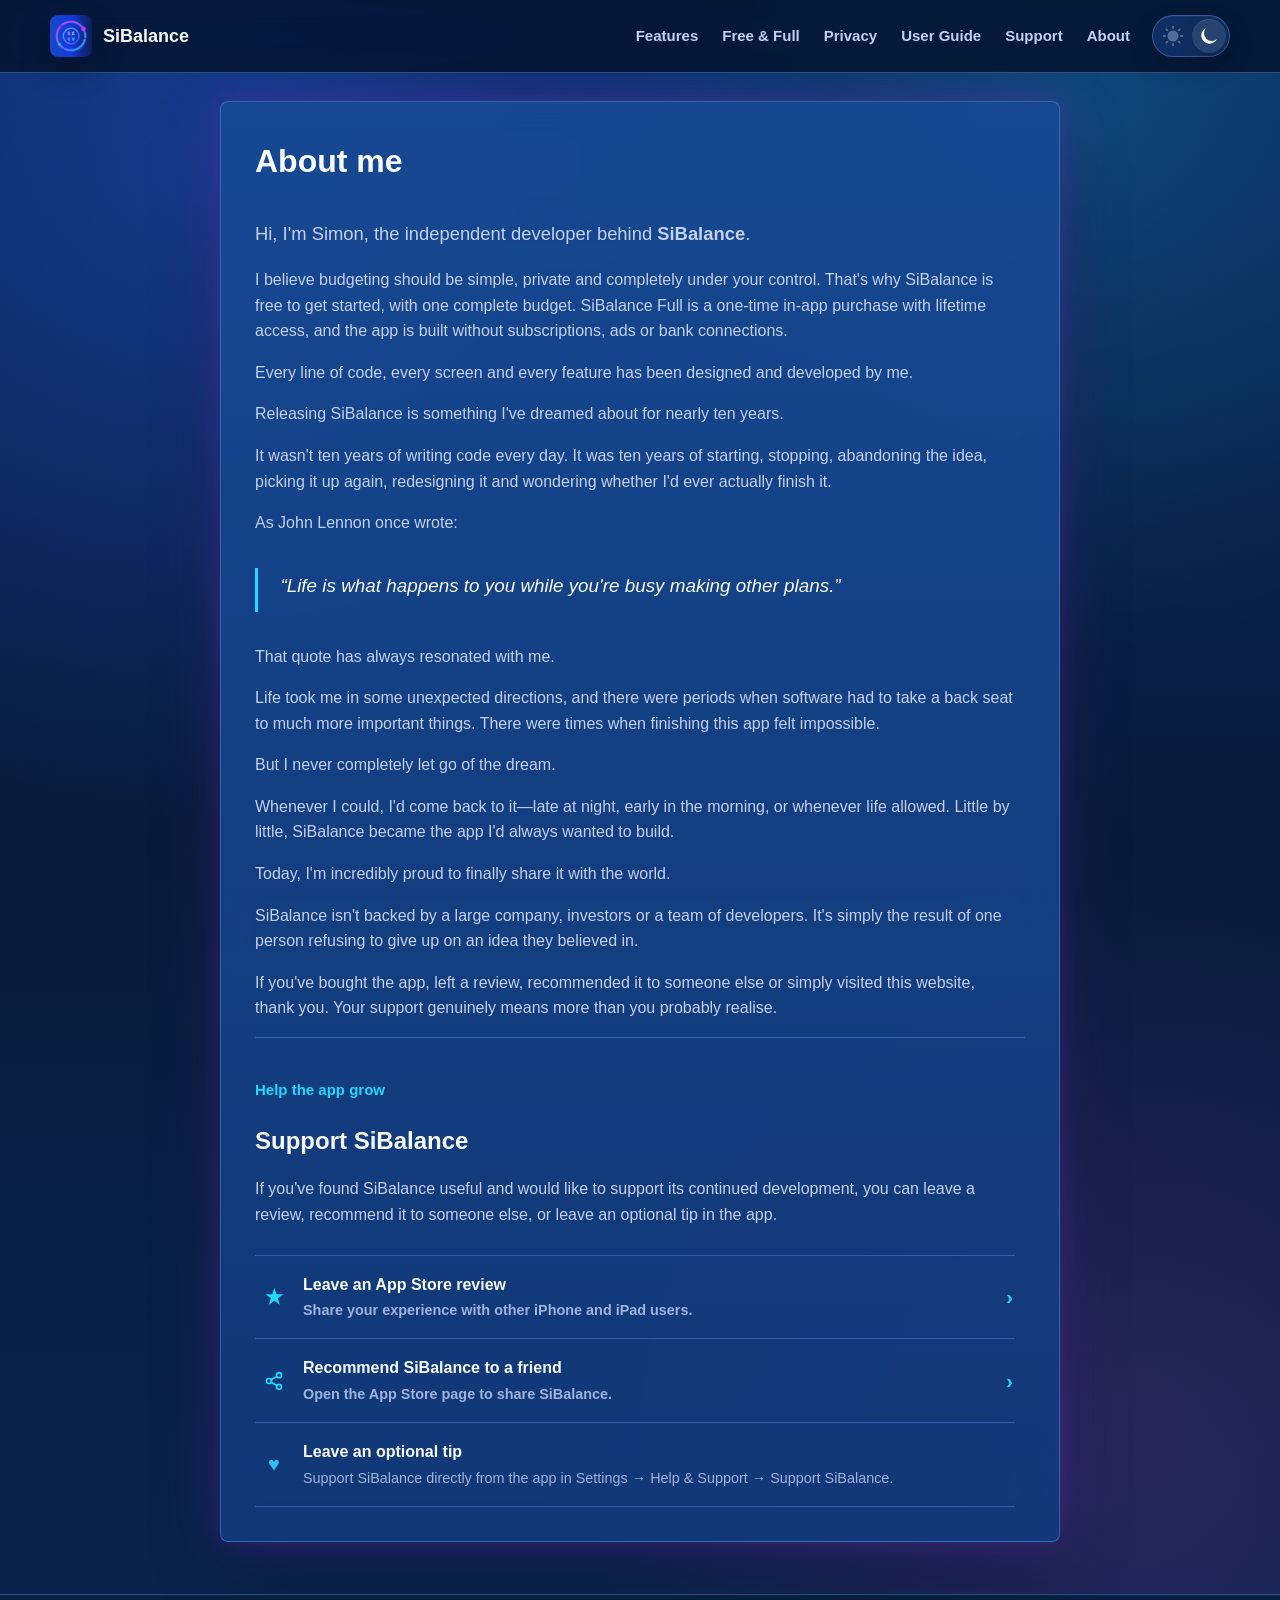
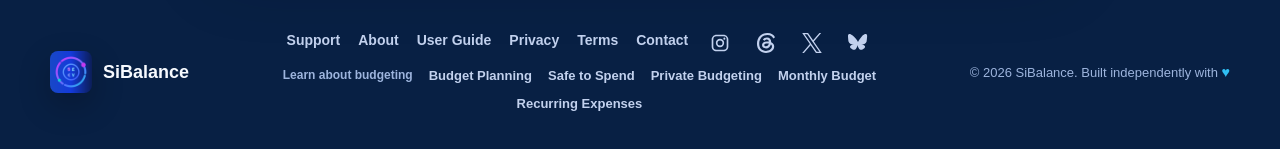
<file: about.html>
<!DOCTYPE html>
<html lang="en">
<head>
  <meta charset="UTF-8">
  <meta name="viewport" content="width=device-width, initial-scale=1.0">
  <title>About Simon Peter Brown - SiBalance Developer</title>
  <link rel="canonical" href="https://sibalance.app/about.html">
  <link rel="icon" href="assets/favicon.png" type="image/png">
  <meta name="description" content="Meet Simon Peter Brown, the independent developer behind SiBalance, a private budgeting app for iPhone and iPad.">
  <meta name="theme-color" content="#081a3a">
  <meta name="apple-itunes-app" content="app-id=6776341469">
  <meta property="og:type" content="profile">
  <meta property="og:site_name" content="SiBalance">
  <meta property="og:locale" content="en_GB">
  <meta property="og:title" content="About Simon Peter Brown - SiBalance Developer">
  <meta property="og:description" content="Meet the independent developer behind SiBalance and discover the story behind the app.">
  <meta property="og:url" content="https://sibalance.app/about.html">
  <meta property="og:image" content="https://sibalance.app/assets/social-preview.png">
  <meta property="og:image:alt" content="SiBalance private budgeting dashboard displayed on an iPhone">
  <meta property="og:image:width" content="1200">
  <meta property="og:image:height" content="675">
  <meta property="og:image:type" content="image/png">
  <meta name="twitter:card" content="summary_large_image">
  <meta name="twitter:site" content="@SiBalanceApp">
  <meta name="twitter:title" content="About Simon Peter Brown - SiBalance Developer">
  <meta name="twitter:description" content="Meet the independent developer behind SiBalance and discover the story behind the app.">
  <meta name="twitter:image" content="https://sibalance.app/assets/social-preview.png">
  <meta name="twitter:image:alt" content="SiBalance private budgeting dashboard displayed on an iPhone">
  <script type="application/ld+json">
  {
    "@context": "https://schema.org",
    "@type": "AboutPage",
    "@id": "https://sibalance.app/about.html#page",
    "url": "https://sibalance.app/about.html",
    "name": "About Simon Peter Brown - SiBalance Developer",
    "description": "Meet the independent developer behind SiBalance and discover the story behind the app.",
    "isPartOf": {
      "@id": "https://sibalance.app/#website"
    },
    "mainEntity": {
      "@type": "Person",
      "@id": "https://sibalance.app/about.html#simon",
      "name": "Simon Peter Brown",
      "jobTitle": "Independent software developer",
      "url": "https://sibalance.app/about.html"
    },
    "inLanguage": "en-GB"
  }
  </script>

  <style>
    .about-document {
      padding: 48px;
    }

    .about-intro {
      margin-bottom: 2rem;
    }

    .about-intro h1 {
      margin: 0 0 0.4rem;
    }

    .support-kicker {
      margin: 0 0 18px;
      color: var(--dark-cyan) !important;
      font-size: 15px;
      font-weight: 800;
      letter-spacing: 0;
    }

    .about-lede {
      max-width: 680px;
      font-size: 1.15rem;
    }

    .about-story {
      max-width: 760px;
    }

    .about-story blockquote {
      margin: 2rem 0;
      padding: 0.2rem 0 0.2rem 1.4rem;
      border-left: 3px solid var(--dark-cyan);
    }

    .about-story blockquote p {
      margin: 0 0 0.45rem;
      color: var(--dark-text-primary);
      font-size: 1.18rem;
      font-style: italic;
    }

    .about-story blockquote cite {
      color: var(--dark-text-tertiary);
      font-size: 0.9rem;
      font-style: normal;
    }

    .support-section {
      margin-top: 2.5rem;
    }

    .support-section h2 {
      margin-bottom: 0.6rem;
    }

    .support-options {
      max-width: 760px;
      margin: 1.7rem 0 0;
      padding: 0;
      border-bottom: 1px solid var(--dark-border);
      list-style: none;
    }

    .support-options li {
      border-top: 1px solid var(--dark-border);
    }

    .support-options a,
    .support-option-info {
      display: grid;
      grid-template-columns: 34px minmax(0, 1fr) auto;
      align-items: center;
      gap: 12px;
      padding: 16px 2px;
      color: var(--dark-text-primary);
      text-decoration: none;
    }

    .support-options a:hover .support-option-title,
    .support-option-info:hover .support-option-title {
      color: var(--dark-cyan);
    }

    .support-option-icon {
      color: var(--dark-cyan);
      font-size: 1.25rem;
      text-align: center;
    }

    .support-option-icon.independent-heart {
      font-size: 1.25rem;
    }

    .support-option-copy {
      display: grid;
      gap: 2px;
    }

    .support-option-title {
      font-weight: 700;
    }

    .support-option-detail {
      color: var(--dark-text-tertiary);
      font-size: 0.9rem;
    }

    .support-option-arrow {
      color: var(--dark-cyan);
      font-size: 1.25rem;
    }

    html[data-theme="light"] .support-kicker {
      color: #08718a !important;
    }

    html[data-theme="light"] .about-story blockquote cite,
    html[data-theme="light"] .support-option-detail {
      color: #5f6f91 !important;
    }

    html[data-theme="light"] .about-story blockquote p,
    html[data-theme="light"] .support-options a,
    html[data-theme="light"] .support-option-info {
      color: #071734;
    }

    html[data-theme="light"] .support-options,
    html[data-theme="light"] .support-options li {
      border-color: rgba(62, 116, 255, 0.18);
    }

    @media (max-width: 720px) {
      .about-document {
        padding: 28px 22px;
      }

      .about-intro h1 {
        font-size: 2rem;
      }

      .about-lede {
        font-size: 1.05rem;
      }

      .support-options a,
      .support-option-info {
        grid-template-columns: 28px minmax(0, 1fr) auto;
        gap: 10px;
      }
    }
  </style>
  <script src="assets/theme.js?v=7"></script>
  <link rel="stylesheet" href="assets/site.css?v=16">
  <link rel="stylesheet" href="assets/home.css?v=61">
</head>
<body>
  <a class="skip-link" href="#main-content">Skip to content</a>

  <header class="landing-header">
    <div class="nav-shell">
      <a class="brand" href="/" aria-label="SiBalance home">
        <img class="app-mark" src="assets/sibalance-logo-dark-96.png?v=20260914" alt="" width="42" height="42">
        <span>SiBalance</span>
      </a>

      <button class="menu-toggle" type="button" aria-expanded="false" aria-controls="landing-navigation" aria-label="Open navigation">
        <span aria-hidden="true"></span>
        <span aria-hidden="true"></span>
        <span aria-hidden="true"></span>
      </button>

      <div class="landing-navigation" id="landing-navigation">
        <nav aria-label="Site navigation">
          <a href="/#features">Features</a>
          <a href="/#pricing">Free &amp; Full</a>
          <a href="privacy.html">Privacy</a>
          <a href="user-guide.html">User Guide</a>
          <a href="support.html">Support</a>
          <a href="about.html" aria-current="page">About</a>
        </nav>

        <button class="theme-toggle" type="button" aria-label="Switch color theme" aria-pressed="false">
          <span class="theme-toggle-icon" aria-hidden="true"></span>
          <span class="theme-toggle-text">Light</span>
        </button>
      </div>
    </div>
  </header>

  <div class="page">
    <main class="document about-document" id="main-content">
      <div class="about-intro">
        <h1>About me</h1>
      </div>

      <section class="about-story" aria-label="About Simon">
        <p class="about-lede">Hi, I'm Simon, the independent developer behind <strong>SiBalance</strong>.</p>

        <p>I believe budgeting should be simple, private and completely under your control. That's why SiBalance is free to get started, with one complete budget. SiBalance Full is a one-time in-app purchase with lifetime access, and the app is built without subscriptions, ads or bank connections.</p>

        <p>Every line of code, every screen and every feature has been designed and developed by me.</p>

        <p>Releasing SiBalance is something I've dreamed about for nearly ten years.</p>

        <p>It wasn't ten years of writing code every day. It was ten years of starting, stopping, abandoning the idea, picking it up again, redesigning it and wondering whether I'd ever actually finish it.</p>

        <p>As John Lennon once wrote:</p>

        <blockquote>
          <p>“Life is what happens to you while you're busy making other plans.”</p>
        </blockquote>

        <p>That quote has always resonated with me.</p>

        <p>Life took me in some unexpected directions, and there were periods when software had to take a back seat to much more important things. There were times when finishing this app felt impossible.</p>

        <p>But I never completely let go of the dream.</p>

        <p>Whenever I could, I'd come back to it—late at night, early in the morning, or whenever life allowed. Little by little, SiBalance became the app I'd always wanted to build.</p>

        <p>Today, I'm incredibly proud to finally share it with the world.</p>

        <p>SiBalance isn't backed by a large company, investors or a team of developers. It's simply the result of one person refusing to give up on an idea they believed in.</p>

        <p>If you've bought the app, left a review, recommended it to someone else or simply visited this website, thank you. Your support genuinely means more than you probably realise.</p>
      </section>

      <hr>

      <section class="support-section" aria-labelledby="support-heading">
        <p class="support-kicker">Help the app grow</p>
        <h2 id="support-heading">Support SiBalance</h2>
        <p>If you've found SiBalance useful and would like to support its continued development, you can leave a review, recommend it to someone else, or leave an optional tip in the app.</p>

        <ul class="support-options" aria-label="Ways to support SiBalance">
          <li>
            <a href="https://apps.apple.com/app/sibalance/id6776341469" target="_blank" rel="noopener noreferrer">
              <span class="support-option-icon" aria-hidden="true">★</span>
              <span class="support-option-copy">
                <span class="support-option-title">Leave an App Store review</span>
                <span class="support-option-detail">Share your experience with other iPhone and iPad users.</span>
              </span>
              <span class="support-option-arrow" aria-hidden="true">›</span>
            </a>
          </li>
          <li>
            <a href="https://apps.apple.com/app/sibalance/id6776341469" target="_blank" rel="noopener noreferrer">
              <span class="support-option-icon" aria-hidden="true">
                <svg width="20" height="20" viewBox="0 0 24 24" fill="none" stroke="currentColor" stroke-width="2" stroke-linecap="round" stroke-linejoin="round" style="display: block; margin: auto;">
                  <circle cx="18" cy="5" r="3"></circle>
                  <circle cx="6" cy="12" r="3"></circle>
                  <circle cx="18" cy="19" r="3"></circle>
                  <path d="m8.6 10.5 6.8-4M8.6 13.5l6.8 4"></path>
                </svg>
              </span>
              <span class="support-option-copy">
                <span class="support-option-title">Recommend SiBalance to a friend</span>
                <span class="support-option-detail">Open the App Store page to share SiBalance.</span>
              </span>
              <span class="support-option-arrow" aria-hidden="true">›</span>
            </a>
          </li>
          <li>
            <div class="support-option-info">
              <span class="support-option-icon independent-heart" aria-hidden="true">♥</span>
              <span class="support-option-copy">
                <span class="support-option-title">Leave an optional tip</span>
                <span class="support-option-detail">Support SiBalance directly from the app in Settings → Help &amp; Support → Support SiBalance.</span>
              </span>
            </div>
          </li>
        </ul>
      </section>

    </main>
  </div>

  <footer class="landing-footer">
    <div class="landing-shell footer-layout">
      <a class="brand" href="/" aria-label="SiBalance home">
      <img class="app-mark" src="assets/sibalance-logo-dark-96.png?v=20260914" alt="" width="36" height="36" loading="lazy" decoding="async">
        <span>SiBalance</span>
      </a>
      <div class="footer-links">
        <nav aria-label="Footer navigation">
          <a href="support.html">Support</a><a href="about.html">About</a><a href="user-guide.html">User Guide</a><a href="privacy.html">Privacy</a><a href="terms.html">Terms</a><a href="mailto:support@sibalance.app">Contact</a>
          <a class="social-icon" href="https://www.instagram.com/getsibalanceapp/" target="_blank" rel="noopener noreferrer" aria-label="Follow SiBalance on Instagram" title="Instagram"><span class="social-icon-mark social-icon-instagram" aria-hidden="true"></span></a><a class="social-icon" href="https://www.threads.com/@getsibalanceapp" target="_blank" rel="noopener noreferrer" aria-label="Follow SiBalance on Threads" title="Threads"><span class="social-icon-mark social-icon-threads" aria-hidden="true"></span></a><a class="social-icon" href="https://x.com/getsibalanceapp" target="_blank" rel="noopener noreferrer" aria-label="Follow SiBalance on X" title="X"><span class="social-icon-mark social-icon-x" aria-hidden="true"></span></a><a class="social-icon" href="https://bsky.app/profile/getsibalanceapp.bsky.social" target="_blank" rel="noopener noreferrer" aria-label="Follow SiBalance on Bluesky" title="Bluesky"><span class="social-icon-mark social-icon-bluesky" aria-hidden="true"></span></a>
        </nav>
        <div class="footer-learn"><span class="footer-learn-label">Learn about budgeting</span><a href="budget-planning.html">Budget Planning</a><a href="safe-to-spend.html">Safe to Spend</a><a href="private-budgeting.html">Private Budgeting</a><a href="guides/monthly-budget.html">Monthly Budget</a><a href="guides/recurring-expenses.html">Recurring Expenses</a></div>
      </div>
      <p>© 2026 SiBalance. Built independently with <span class="independent-heart" role="img" aria-label="love">♥</span></p>
    </div>
  </footer>

  <script src="assets/home.js?v=4"></script>
</body>
</html>
</file>
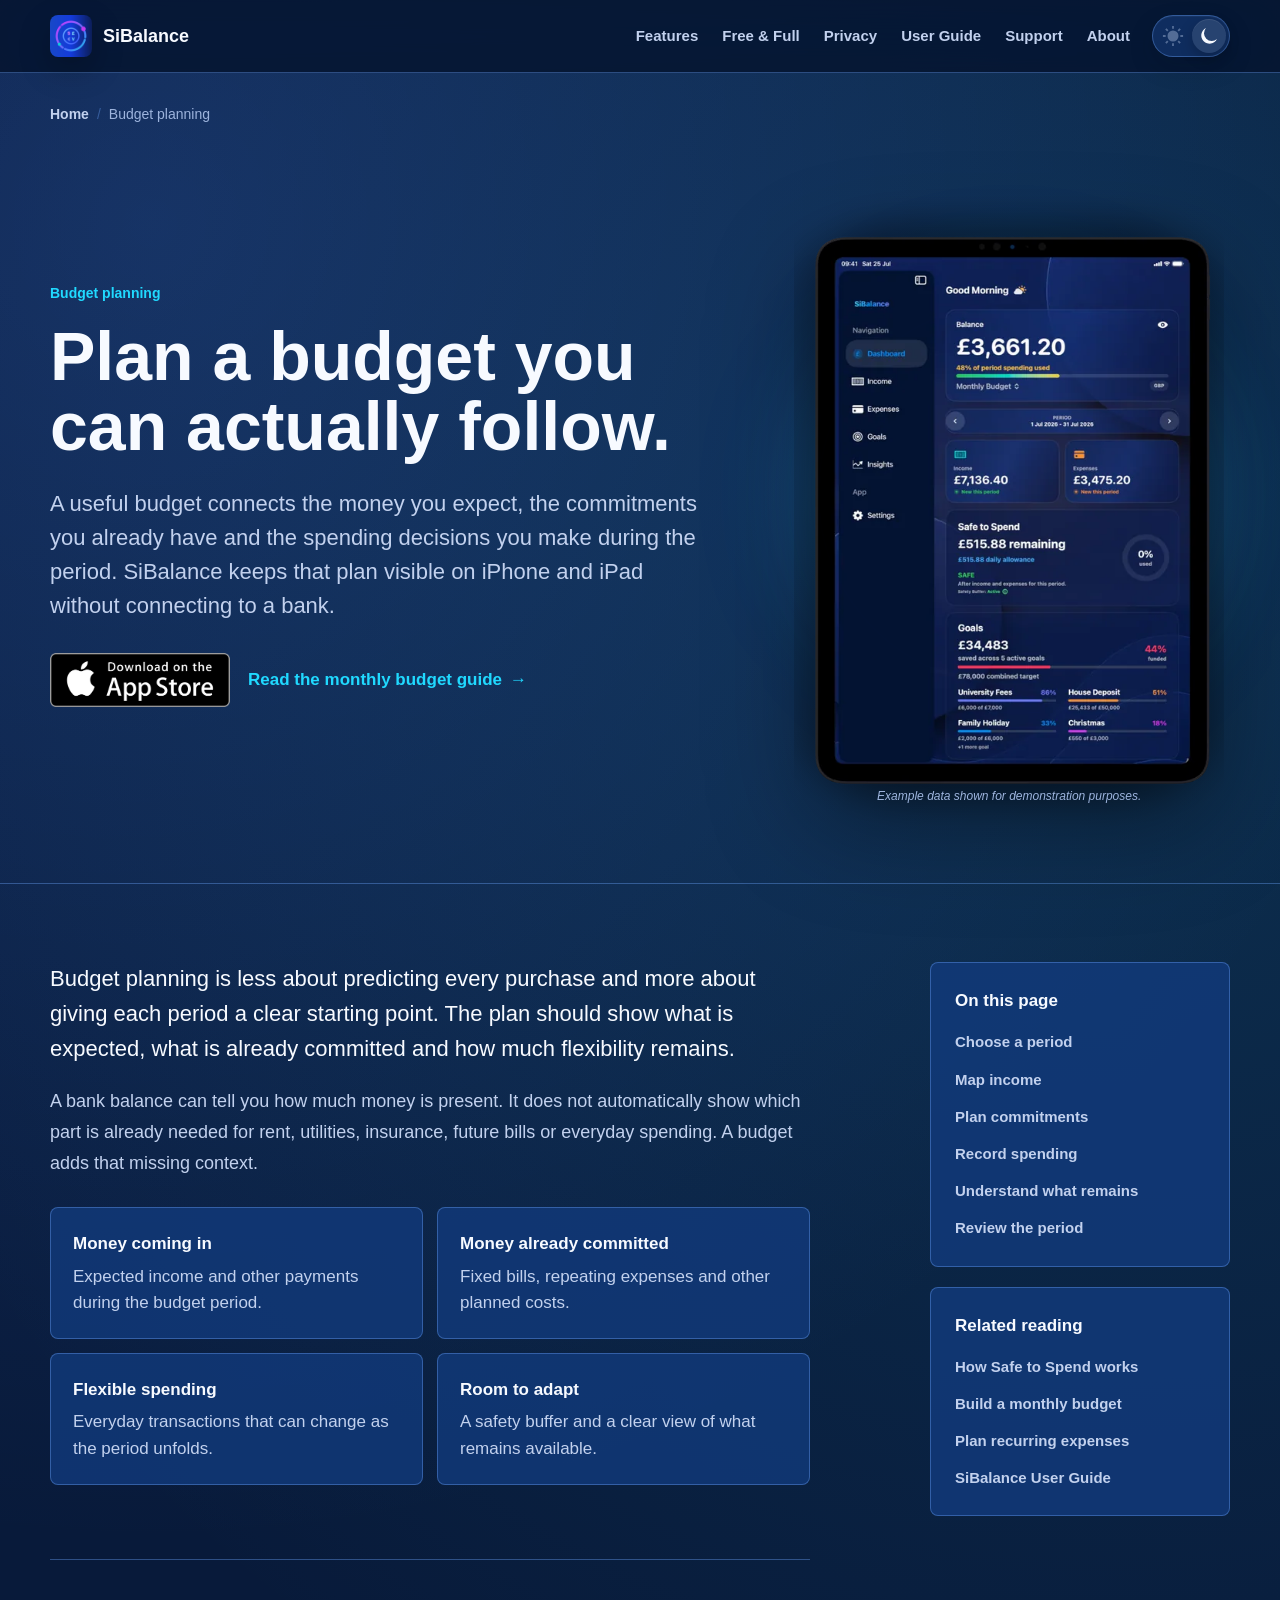
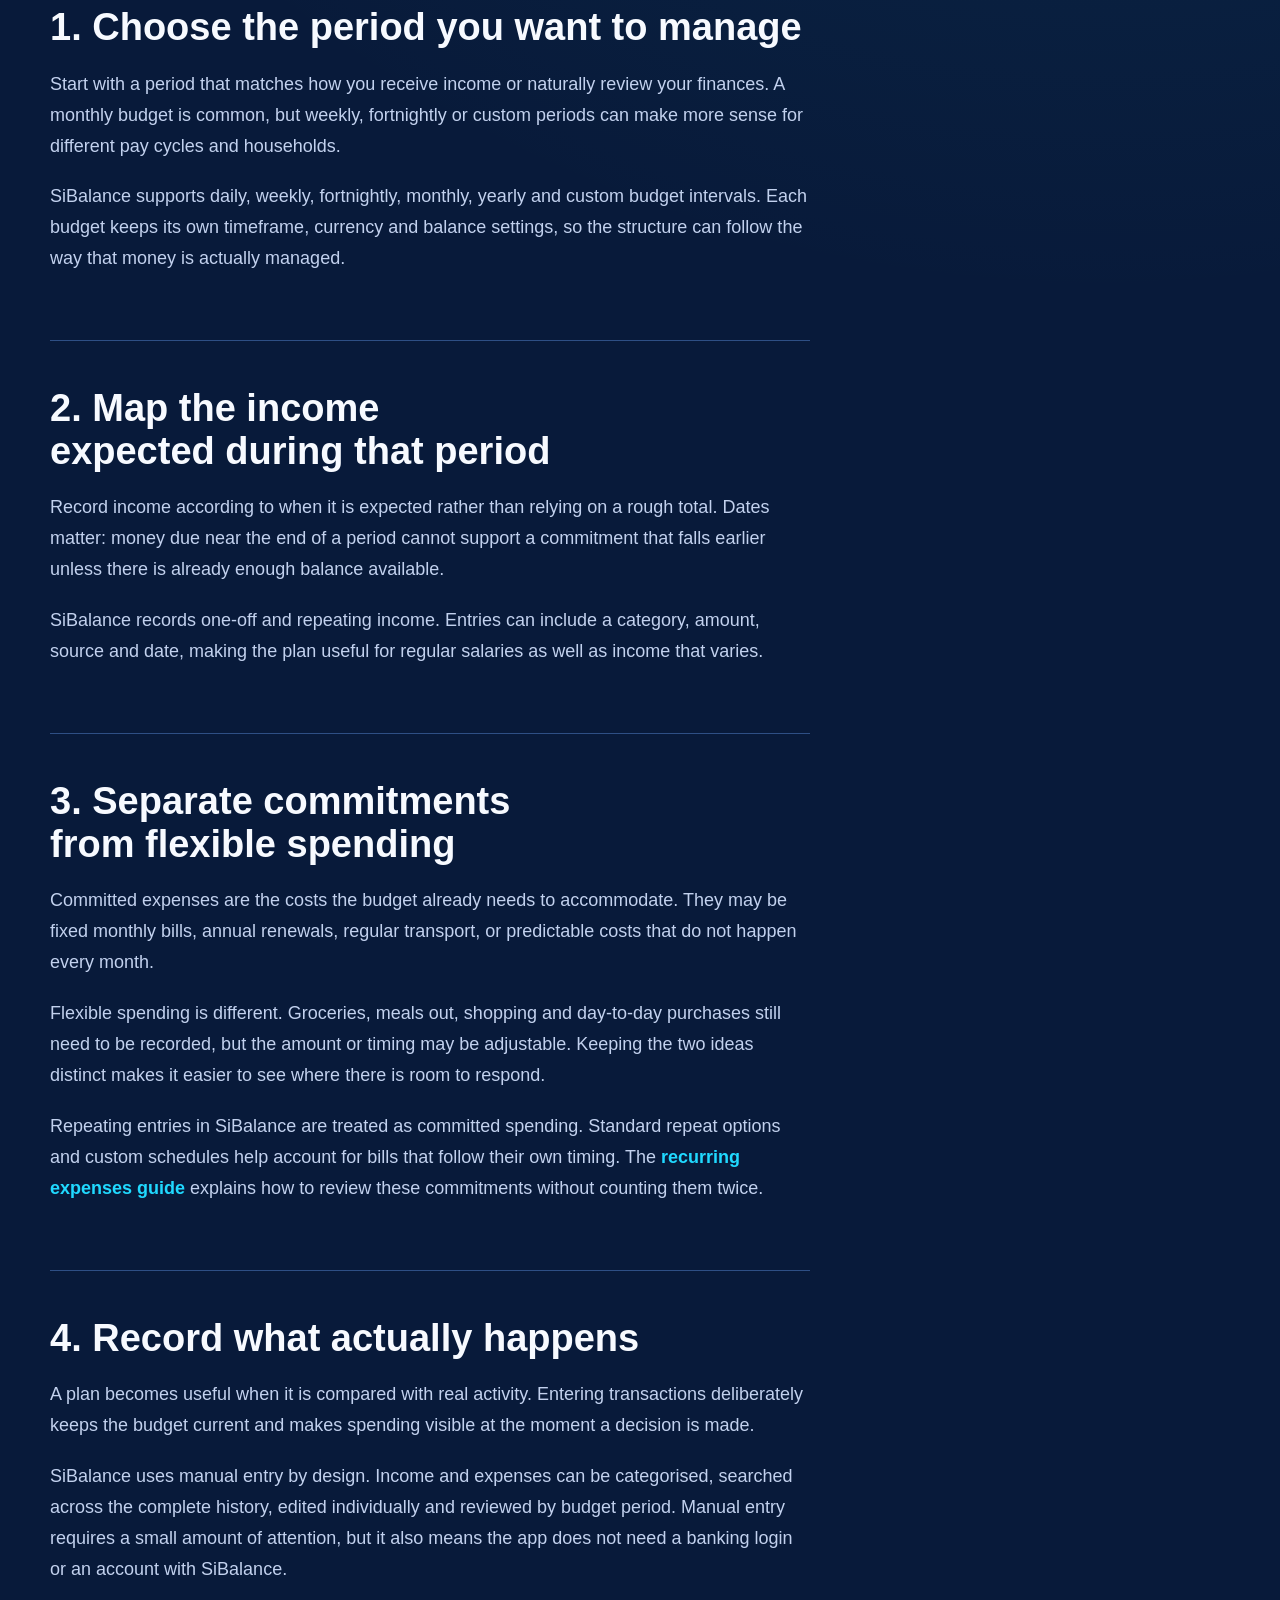
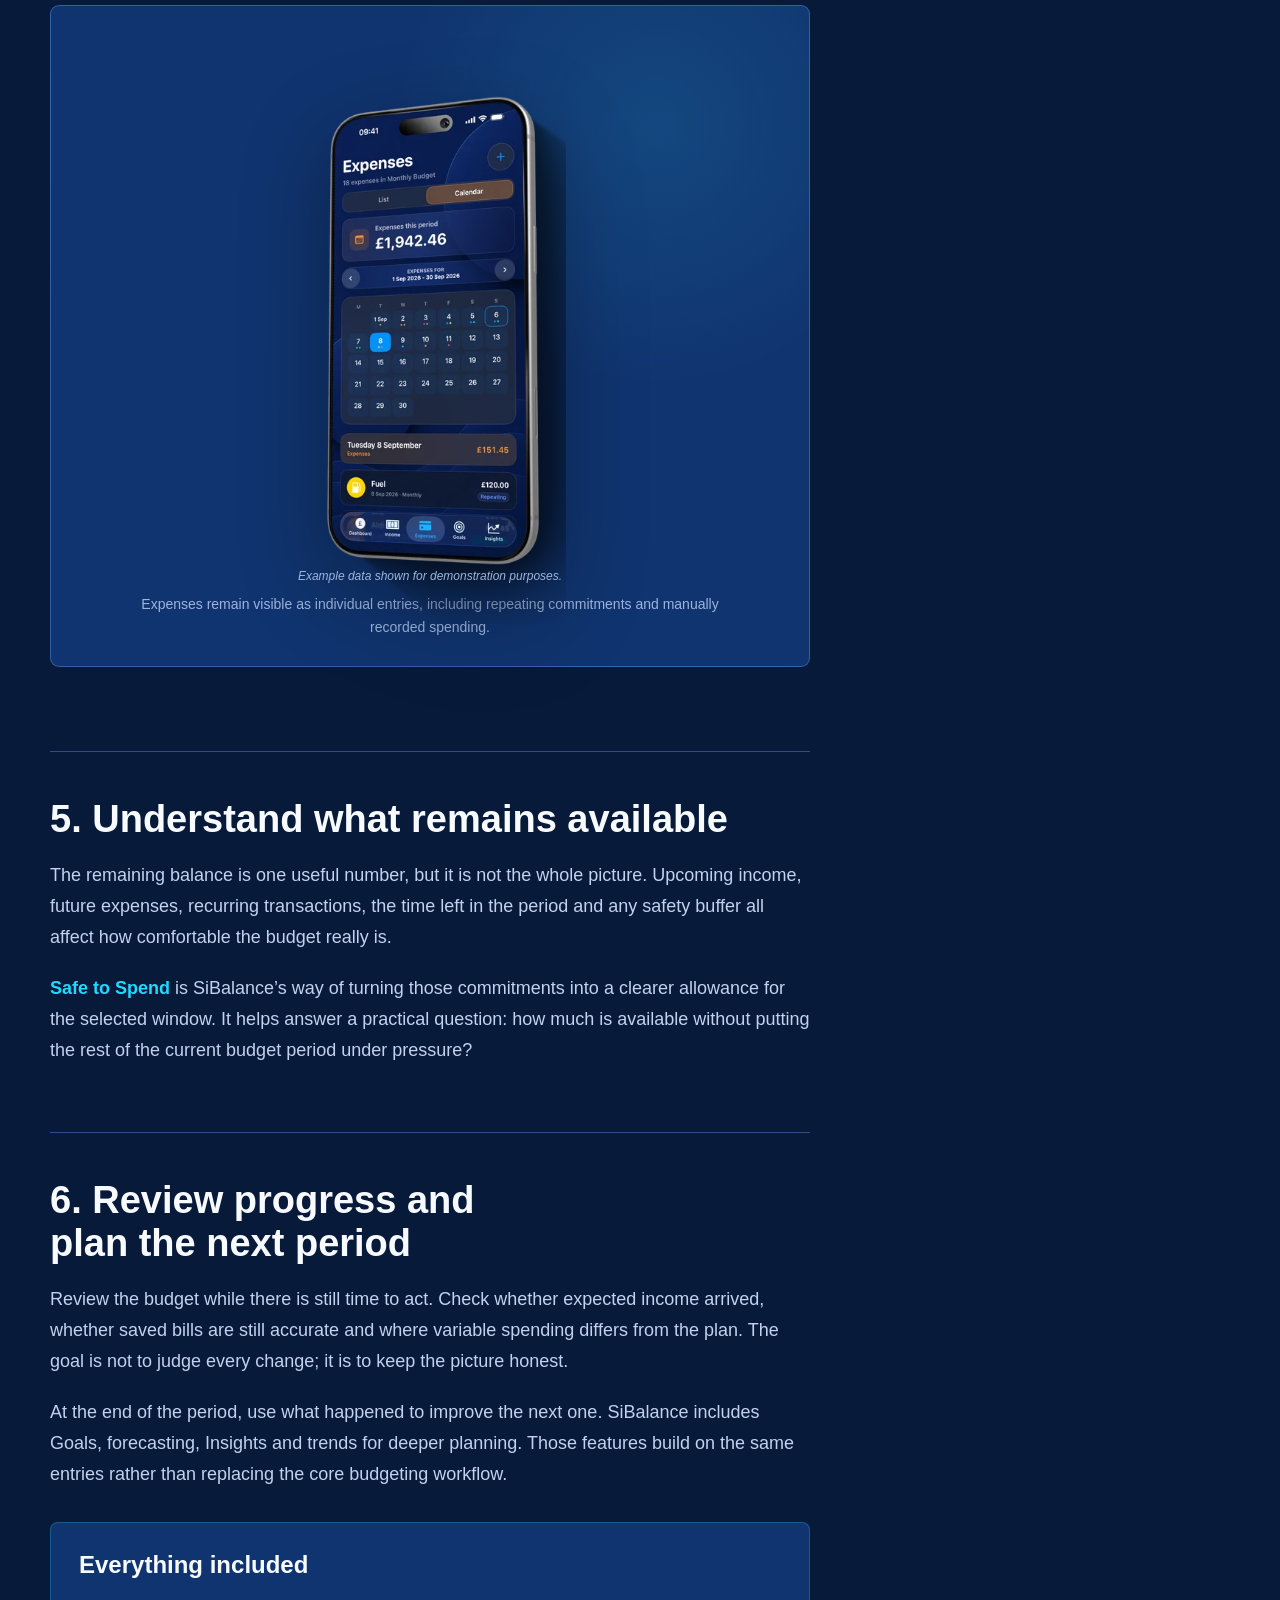
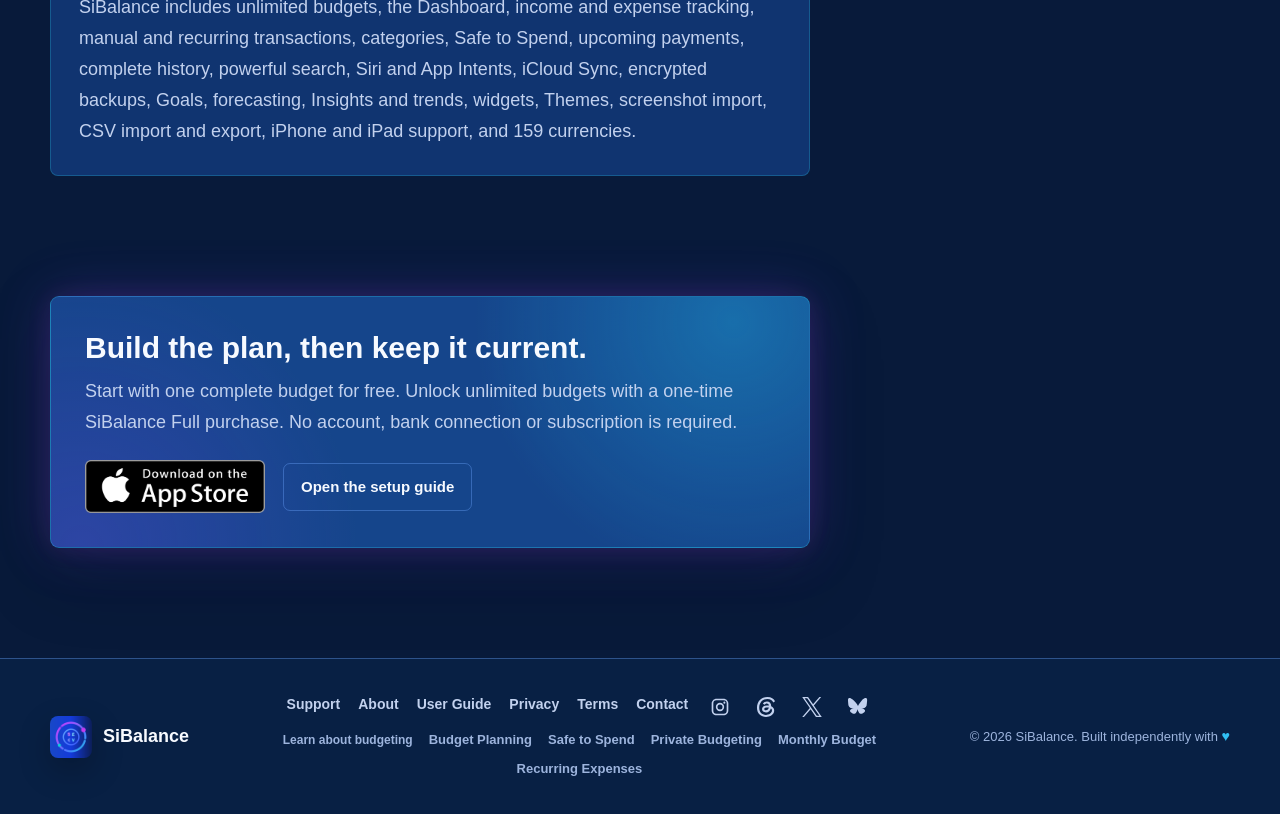
<file: budget-planning.html>
<!DOCTYPE html>
<html lang="en">
<head>
  <meta charset="UTF-8">
  <meta name="viewport" content="width=device-width, initial-scale=1.0">
  <title>Budget Planning with SiBalance | iPhone &amp; iPad</title>
  <link rel="canonical" href="https://sibalance.app/budget-planning.html">
  <link rel="icon" href="assets/favicon.png" type="image/png">
  <meta name="description" content="Learn a practical budgeting workflow for planning income, expenses, recurring commitments and spending with SiBalance on iPhone and iPad.">
  <meta name="theme-color" content="#081a3a">
  <meta name="apple-itunes-app" content="app-id=6776341469">
  <meta property="og:type" content="website">
  <meta property="og:site_name" content="SiBalance">
  <meta property="og:locale" content="en_GB">
  <meta property="og:title" content="Budget Planning with SiBalance | iPhone &amp; iPad">
  <meta property="og:description" content="A practical way to plan income, expenses, recurring commitments and everyday spending with SiBalance.">
  <meta property="og:url" content="https://sibalance.app/budget-planning.html">
  <meta property="og:image" content="https://sibalance.app/assets/social-preview.png">
  <meta property="og:image:alt" content="SiBalance private budgeting dashboard displayed on an iPhone">
  <meta property="og:image:width" content="1200">
  <meta property="og:image:height" content="675">
  <meta property="og:image:type" content="image/png">
  <meta name="twitter:card" content="summary_large_image">
  <meta name="twitter:site" content="@SiBalanceApp">
  <meta name="twitter:title" content="Budget Planning with SiBalance | iPhone &amp; iPad">
  <meta name="twitter:description" content="A practical way to plan income, expenses, recurring commitments and everyday spending with SiBalance.">
  <meta name="twitter:image" content="https://sibalance.app/assets/social-preview.png">
  <meta name="twitter:image:alt" content="SiBalance private budgeting dashboard displayed on an iPhone">
  <script type="application/ld+json">
  {
    "@context": "https://schema.org",
    "@type": "WebPage",
    "@id": "https://sibalance.app/budget-planning.html#webpage",
    "url": "https://sibalance.app/budget-planning.html",
    "name": "Budget Planning with SiBalance",
    "description": "A practical budgeting workflow for planning income, expenses, recurring commitments and spending with SiBalance on iPhone and iPad.",
    "isPartOf": {
      "@id": "https://sibalance.app/#website"
    },
    "about": {
      "@id": "https://sibalance.app/#app"
    },
    "inLanguage": "en-GB"
  }
  </script>
  <script src="assets/theme.js?v=7"></script>
  <link rel="stylesheet" href="assets/site.css?v=16">
  <link rel="stylesheet" href="assets/home.css?v=61">
  <link rel="stylesheet" href="assets/content.css?v=9">
</head>
<body class="home-page content-page">
  <a class="skip-link" href="#main-content">Skip to content</a>

  <header class="landing-header">
    <div class="nav-shell">
      <a class="brand" href="/" aria-label="SiBalance home">
        <img class="app-mark" src="assets/sibalance-logo-dark-96.png?v=20260914" alt="" width="42" height="42">
        <span>SiBalance</span>
      </a>
      <button class="menu-toggle" type="button" aria-expanded="false" aria-controls="landing-navigation" aria-label="Open navigation">
        <span aria-hidden="true"></span><span aria-hidden="true"></span><span aria-hidden="true"></span>
      </button>
      <div class="landing-navigation" id="landing-navigation">
        <nav aria-label="Site navigation">
          <a href="/#features">Features</a>
          <a href="/#pricing">Free &amp; Full</a>
          <a href="privacy.html">Privacy</a>
          <a href="user-guide.html">User Guide</a>
          <a href="support.html">Support</a>
          <a href="about.html">About</a>
        </nav>
        <button class="theme-toggle" type="button" aria-label="Switch color theme" aria-pressed="false">
          <span class="theme-toggle-icon" aria-hidden="true"></span>
          <span class="theme-toggle-text">Light</span>
        </button>
      </div>
    </div>
  </header>

  <nav class="content-breadcrumbs landing-shell" aria-label="Breadcrumb">
    <ol><li><a href="/">Home</a></li><li aria-current="page">Budget planning</li></ol>
  </nav>

  <main id="main-content">
    <section class="content-hero" aria-labelledby="page-heading">
      <div class="landing-shell content-hero-layout">
        <div class="content-hero-copy">
          <p class="content-kicker">Budget planning</p>
          <h1 id="page-heading">Plan a budget you can actually follow.</h1>
          <p class="content-summary">A useful budget connects the money you expect, the commitments you already have and the spending decisions you make during the period. SiBalance keeps that plan visible on iPhone and iPad without connecting to a bank.</p>
          <div class="content-hero-actions">
            <a class="store-link" href="https://apps.apple.com/app/sibalance/id6776341469" target="_blank" rel="noopener noreferrer" aria-label="Get SiBalance on the App Store">
              <img class="store-badge" src="assets/download-on-app-store.png" alt="Download on the App Store" width="3840" height="1138">
            </a>
            <a class="content-text-link" href="guides/monthly-budget.html">Read the monthly budget guide <span aria-hidden="true">→</span></a>
          </div>
        </div>
        <figure class="content-hero-visual content-hero-ipad screenshot-dashboard">
          <img src="assets/ipad-dashboard.webp" srcset="assets/ipad-dashboard-558.webp 558w, assets/ipad-dashboard.webp 1116w" sizes="(max-width: 820px) 88vw, 430px" alt="SiBalance budget dashboard on iPad showing balance, Safe to Spend and goal progress" width="1116" height="1700" fetchpriority="high" decoding="async">
          <figcaption class="example-data-note">Example data shown for demonstration purposes.</figcaption>
        </figure>
      </div>
    </section>

    <div class="content-main">
      <div class="landing-shell content-layout">
        <article class="content-article">
          <section id="working-plan">
            <p class="content-lede">Budget planning is less about predicting every purchase and more about giving each period a clear starting point. The plan should show what is expected, what is already committed and how much flexibility remains.</p>
            <p>A bank balance can tell you how much money is present. It does not automatically show which part is already needed for rent, utilities, insurance, future bills or everyday spending. A budget adds that missing context.</p>
            <div class="content-facts" aria-label="What a working budget brings together">
              <div class="content-fact"><strong>Money coming in</strong><span>Expected income and other payments during the budget period.</span></div>
              <div class="content-fact"><strong>Money already committed</strong><span>Fixed bills, repeating expenses and other planned costs.</span></div>
              <div class="content-fact"><strong>Flexible spending</strong><span>Everyday transactions that can change as the period unfolds.</span></div>
              <div class="content-fact"><strong>Room to adapt</strong><span>A safety buffer and a clear view of what remains available.</span></div>
            </div>
          </section>

          <section id="choose-period">
            <h2>1. Choose the period you want to manage</h2>
            <p>Start with a period that matches how you receive income or naturally review your finances. A monthly budget is common, but weekly, fortnightly or custom periods can make more sense for different pay cycles and households.</p>
            <p>SiBalance supports daily, weekly, fortnightly, monthly, yearly and custom budget intervals. Each budget keeps its own timeframe, currency and balance settings, so the structure can follow the way that money is actually managed.</p>
          </section>

          <section id="map-income">
            <h2>2. Map the income expected during that period</h2>
            <p>Record income according to when it is expected rather than relying on a rough total. Dates matter: money due near the end of a period cannot support a commitment that falls earlier unless there is already enough balance available.</p>
            <p>SiBalance records one-off and repeating income. Entries can include a category, amount, source and date, making the plan useful for regular salaries as well as income that varies.</p>
          </section>

          <section id="commitments">
            <h2>3. Separate commitments from flexible spending</h2>
            <p>Committed expenses are the costs the budget already needs to accommodate. They may be fixed monthly bills, annual renewals, regular transport, or predictable costs that do not happen every month.</p>
            <p>Flexible spending is different. Groceries, meals out, shopping and day-to-day purchases still need to be recorded, but the amount or timing may be adjustable. Keeping the two ideas distinct makes it easier to see where there is room to respond.</p>
            <p>Repeating entries in SiBalance are treated as committed spending. Standard repeat options and custom schedules help account for bills that follow their own timing. The <a href="guides/recurring-expenses.html">recurring expenses guide</a> explains how to review these commitments without counting them twice.</p>
          </section>

          <section id="record-spending">
            <h2>4. Record what actually happens</h2>
            <p>A plan becomes useful when it is compared with real activity. Entering transactions deliberately keeps the budget current and makes spending visible at the moment a decision is made.</p>
            <p>SiBalance uses manual entry by design. Income and expenses can be categorised, searched across the complete history, edited individually and reviewed by budget period. Manual entry requires a small amount of attention, but it also means the app does not need a banking login or an account with SiBalance.</p>
            <figure class="content-media screenshot-transactions">
              <img src="assets/feature-expenses.webp?v=20260906" srcset="assets/feature-expenses-369.webp?v=20260906 369w, assets/feature-expenses.webp?v=20260906 738w" sizes="(max-width: 760px) 80vw, 340px" alt="SiBalance expense list showing manual and repeating transactions" width="738" height="1600" loading="lazy" decoding="async">
              <figcaption><span class="example-data-note">Example data shown for demonstration purposes.</span><span class="content-media-description">Expenses remain visible as individual entries, including repeating commitments and manually recorded spending.</span></figcaption>
            </figure>
          </section>

          <section id="remaining-money">
            <h2>5. Understand what remains available</h2>
            <p>The remaining balance is one useful number, but it is not the whole picture. Upcoming income, future expenses, recurring transactions, the time left in the period and any safety buffer all affect how comfortable the budget really is.</p>
            <p><a href="safe-to-spend.html">Safe to Spend</a> is SiBalance’s way of turning those commitments into a clearer allowance for the selected window. It helps answer a practical question: how much is available without putting the rest of the current budget period under pressure?</p>
          </section>

          <section id="review">
            <h2>6. Review progress and plan the next period</h2>
            <p>Review the budget while there is still time to act. Check whether expected income arrived, whether saved bills are still accurate and where variable spending differs from the plan. The goal is not to judge every change; it is to keep the picture honest.</p>
            <p>At the end of the period, use what happened to improve the next one. SiBalance includes Goals, forecasting, Insights and trends for deeper planning. Those features build on the same entries rather than replacing the core budgeting workflow.</p>
            <div class="content-callout">
              <h3>Everything included</h3>
              <p>SiBalance includes unlimited budgets, the Dashboard, income and expense tracking, manual and recurring transactions, categories, Safe to Spend, upcoming payments, complete history, powerful search, Siri and App Intents, iCloud Sync, encrypted backups, Goals, forecasting, Insights and trends, widgets, Themes, screenshot import, CSV import and export, iPhone and iPad support, and 159 currencies.</p>
            </div>
          </section>

          <div class="content-cta">
            <h2>Build the plan, then keep it current.</h2>
            <p>Start with one complete budget for free. Unlock unlimited budgets with a one-time SiBalance Full purchase. No account, bank connection or subscription is required.</p>
            <div class="content-cta-actions">
              <a class="store-link" href="https://apps.apple.com/app/sibalance/id6776341469" target="_blank" rel="noopener noreferrer" aria-label="Get SiBalance on the App Store">
                <img class="store-badge" src="assets/download-on-app-store.png" alt="Download on the App Store" width="3840" height="1138" loading="lazy">
              </a>
              <a class="content-button" href="user-guide.html#getting-started">Open the setup guide</a>
            </div>
          </div>
        </article>

        <aside class="content-sidebar" aria-label="On this page and related reading">
          <section class="content-side-card">
            <h2>On this page</h2>
            <ul>
              <li><a href="#choose-period">Choose a period</a></li>
              <li><a href="#map-income">Map income</a></li>
              <li><a href="#commitments">Plan commitments</a></li>
              <li><a href="#record-spending">Record spending</a></li>
              <li><a href="#remaining-money">Understand what remains</a></li>
              <li><a href="#review">Review the period</a></li>
            </ul>
          </section>
          <section class="content-side-card">
            <h2>Related reading</h2>
            <ul>
              <li><a href="safe-to-spend.html">How Safe to Spend works</a></li>
              <li><a href="guides/monthly-budget.html">Build a monthly budget</a></li>
              <li><a href="guides/recurring-expenses.html">Plan recurring expenses</a></li>
              <li><a href="user-guide.html">SiBalance User Guide</a></li>
            </ul>
          </section>
        </aside>
      </div>
    </div>
  </main>

  <footer class="landing-footer">
    <div class="landing-shell footer-layout">
      <a class="brand" href="/" aria-label="SiBalance home"><img class="app-mark" src="assets/sibalance-logo-dark-96.png?v=20260914" alt="" width="36" height="36" loading="lazy" decoding="async"><span>SiBalance</span></a>
      <div class="footer-links">
        <nav aria-label="Footer navigation"><a href="support.html">Support</a><a href="about.html">About</a><a href="user-guide.html">User Guide</a><a href="privacy.html">Privacy</a><a href="terms.html">Terms</a><a href="mailto:support@sibalance.app">Contact</a><a class="social-icon" href="https://www.instagram.com/getsibalanceapp/" target="_blank" rel="noopener noreferrer" aria-label="Follow SiBalance on Instagram" title="Instagram"><span class="social-icon-mark social-icon-instagram" aria-hidden="true"></span></a><a class="social-icon" href="https://www.threads.com/@getsibalanceapp" target="_blank" rel="noopener noreferrer" aria-label="Follow SiBalance on Threads" title="Threads"><span class="social-icon-mark social-icon-threads" aria-hidden="true"></span></a><a class="social-icon" href="https://x.com/getsibalanceapp" target="_blank" rel="noopener noreferrer" aria-label="Follow SiBalance on X" title="X"><span class="social-icon-mark social-icon-x" aria-hidden="true"></span></a><a class="social-icon" href="https://bsky.app/profile/getsibalanceapp.bsky.social" target="_blank" rel="noopener noreferrer" aria-label="Follow SiBalance on Bluesky" title="Bluesky"><span class="social-icon-mark social-icon-bluesky" aria-hidden="true"></span></a></nav>
        <div class="footer-learn"><span class="footer-learn-label">Learn about budgeting</span><a href="budget-planning.html">Budget Planning</a><a href="safe-to-spend.html">Safe to Spend</a><a href="private-budgeting.html">Private Budgeting</a><a href="guides/monthly-budget.html">Monthly Budget</a><a href="guides/recurring-expenses.html">Recurring Expenses</a></div>
      </div>
      <p>© 2026 SiBalance. Built independently with <span class="independent-heart" role="img" aria-label="love">♥</span></p>
    </div>
  </footer>
  <script src="assets/home.js?v=4"></script>
</body>
</html>
</file>
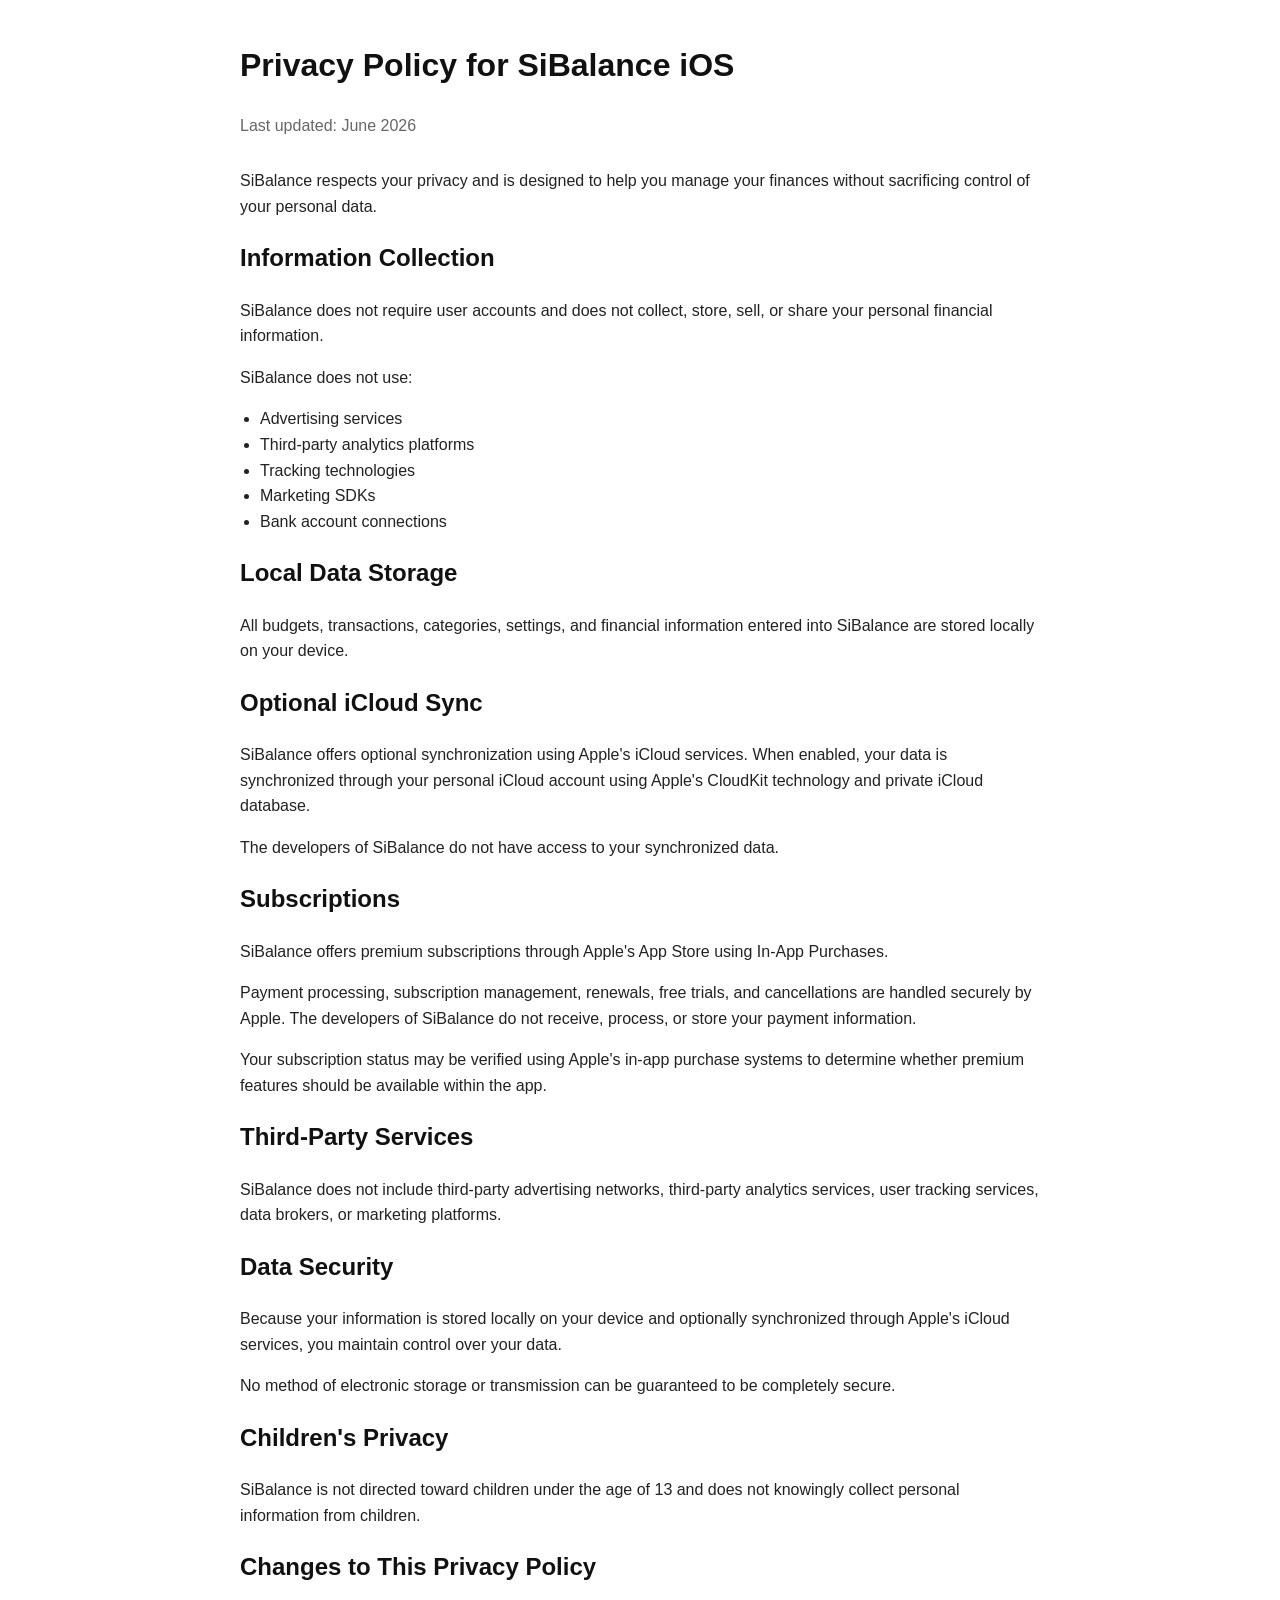
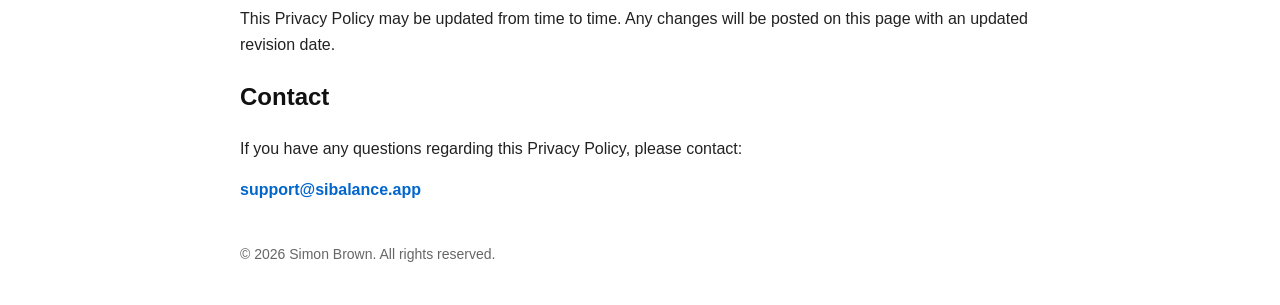
<file: ios-privacy-policy.html>
<!DOCTYPE html>
<html lang="en">
<head>
  <meta charset="UTF-8">
  <meta name="viewport" content="width=device-width, initial-scale=1.0">
  <title>SiBalance iOS Privacy Policy</title>
  <style>
    body {
      font-family: -apple-system, BlinkMacSystemFont, "Segoe UI", sans-serif;
      max-width: 800px;
      margin: 40px auto;
      padding: 0 20px;
      line-height: 1.6;
      color: #222;
      background: #fff;
    }

    h1, h2 {
      color: #111;
    }

    .date {
      color: #666;
      margin-bottom: 30px;
    }

    ul {
      padding-left: 20px;
    }

    footer {
      margin-top: 40px;
      color: #666;
      font-size: 14px;
    }

    a {
      color: #0066cc;
      text-decoration: none;
      font-weight: 600;
    }

    a:hover {
      text-decoration: underline;
    }
  </style>
</head>
<body>

  <h1>Privacy Policy for SiBalance iOS</h1>
  <p class="date">Last updated: June 2026</p>

  <p>
    SiBalance respects your privacy and is designed to help you manage your finances
    without sacrificing control of your personal data.
  </p>

  <h2>Information Collection</h2>

  <p>
    SiBalance does not require user accounts and does not collect, store, sell,
    or share your personal financial information.
  </p>

  <p>SiBalance does not use:</p>

  <ul>
    <li>Advertising services</li>
    <li>Third-party analytics platforms</li>
    <li>Tracking technologies</li>
    <li>Marketing SDKs</li>
    <li>Bank account connections</li>
  </ul>

  <h2>Local Data Storage</h2>

  <p>
    All budgets, transactions, categories, settings, and financial information
    entered into SiBalance are stored locally on your device.
  </p>

  <h2>Optional iCloud Sync</h2>

  <p>
    SiBalance offers optional synchronization using Apple's iCloud services.
    When enabled, your data is synchronized through your personal iCloud account
    using Apple's CloudKit technology and private iCloud database.
  </p>

  <p>
    The developers of SiBalance do not have access to your synchronized data.
  </p>

  <h2>Subscriptions</h2>

  <p>
    SiBalance offers premium subscriptions through Apple's App Store using
    In-App Purchases.
  </p>

  <p>
    Payment processing, subscription management, renewals, free trials, and
    cancellations are handled securely by Apple. The developers of SiBalance do
    not receive, process, or store your payment information.
  </p>

  <p>
    Your subscription status may be verified using Apple's in-app purchase systems
    to determine whether premium features should be available within the app.
  </p>

  <h2>Third-Party Services</h2>

  <p>
    SiBalance does not include third-party advertising networks, third-party
    analytics services, user tracking services, data brokers, or marketing platforms.
  </p>

  <h2>Data Security</h2>

  <p>
    Because your information is stored locally on your device and optionally
    synchronized through Apple's iCloud services, you maintain control over your data.
  </p>

  <p>
    No method of electronic storage or transmission can be guaranteed to be completely secure.
  </p>

  <h2>Children's Privacy</h2>

  <p>
    SiBalance is not directed toward children under the age of 13 and does not
    knowingly collect personal information from children.
  </p>

  <h2>Changes to This Privacy Policy</h2>

  <p>
    This Privacy Policy may be updated from time to time. Any changes will be posted
    on this page with an updated revision date.
  </p>

  <h2>Contact</h2>

  <p>
    If you have any questions regarding this Privacy Policy, please contact:
  </p>

  <p>
    <a href="mailto:support@sibalance.app">support@sibalance.app</a>
  </p>

  <footer>
    © 2026 Simon Brown. All rights reserved.
  </footer>

</body>
</html>
</file>
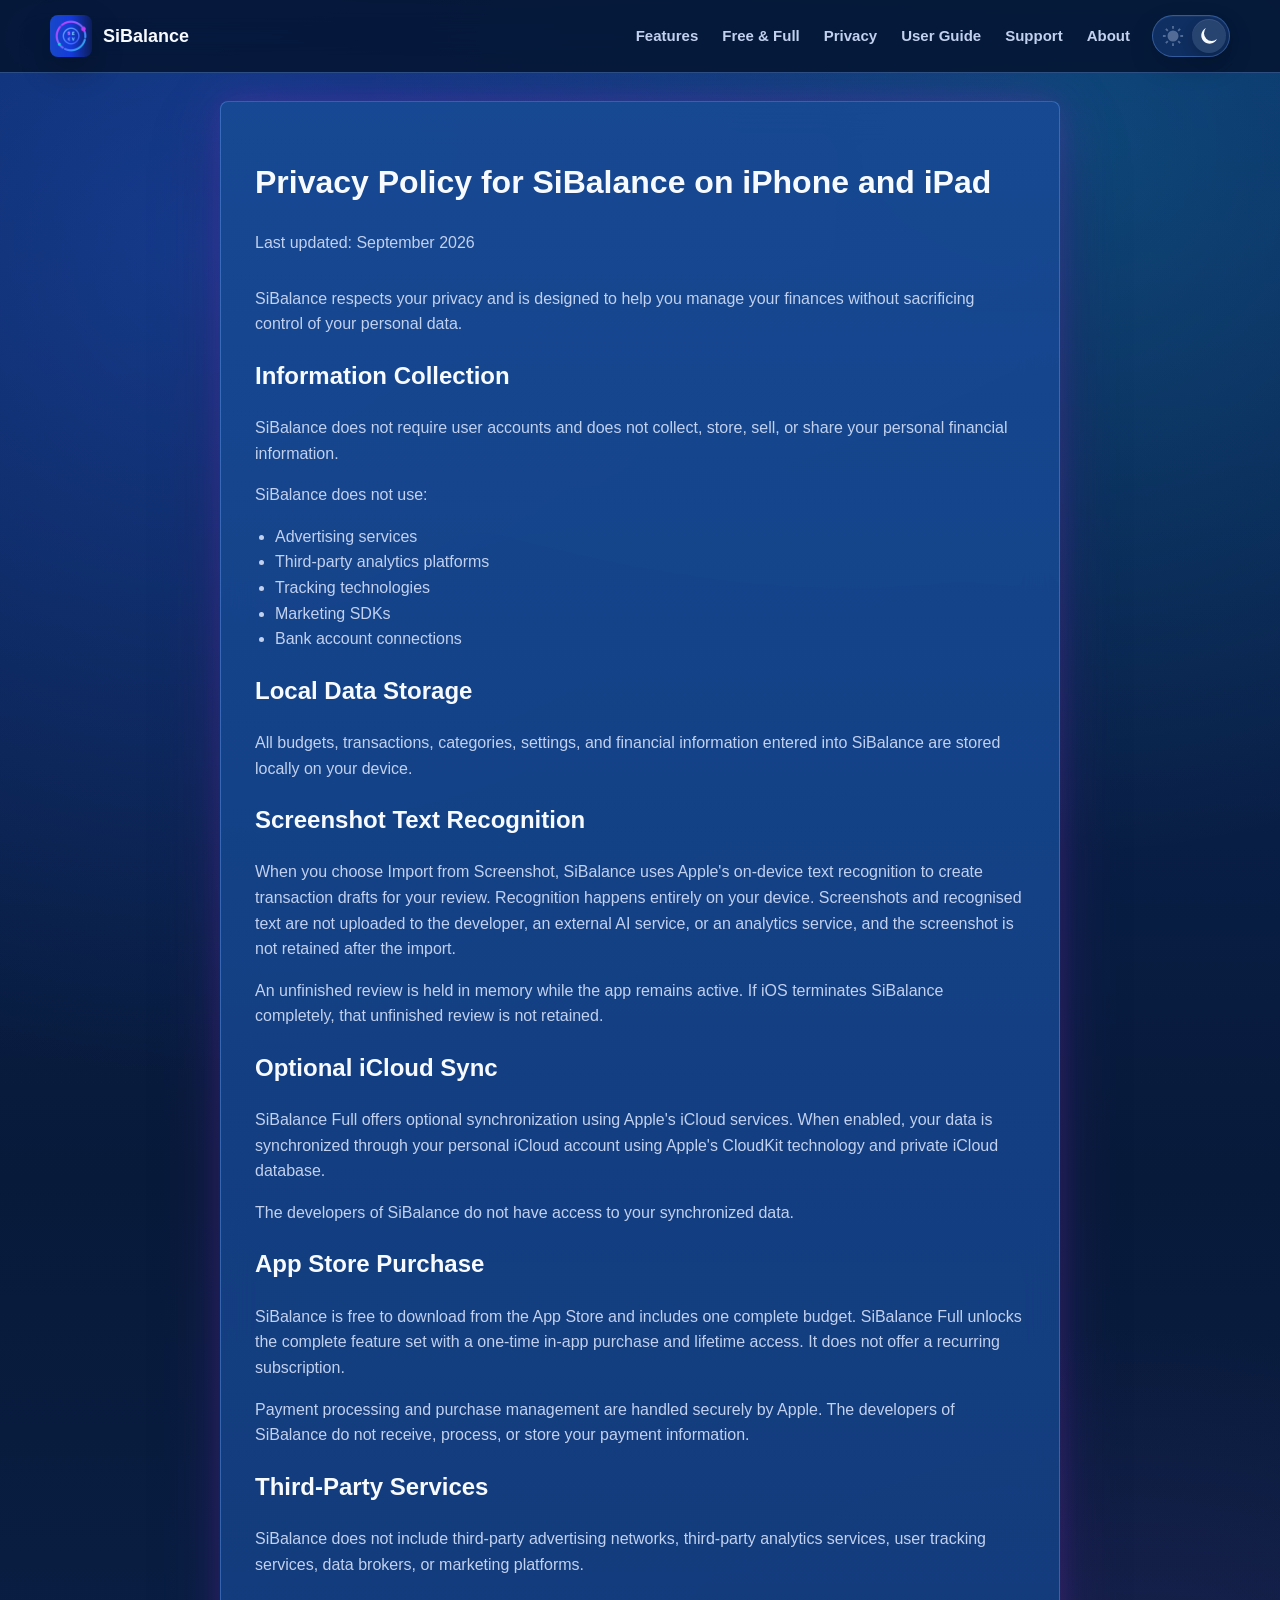
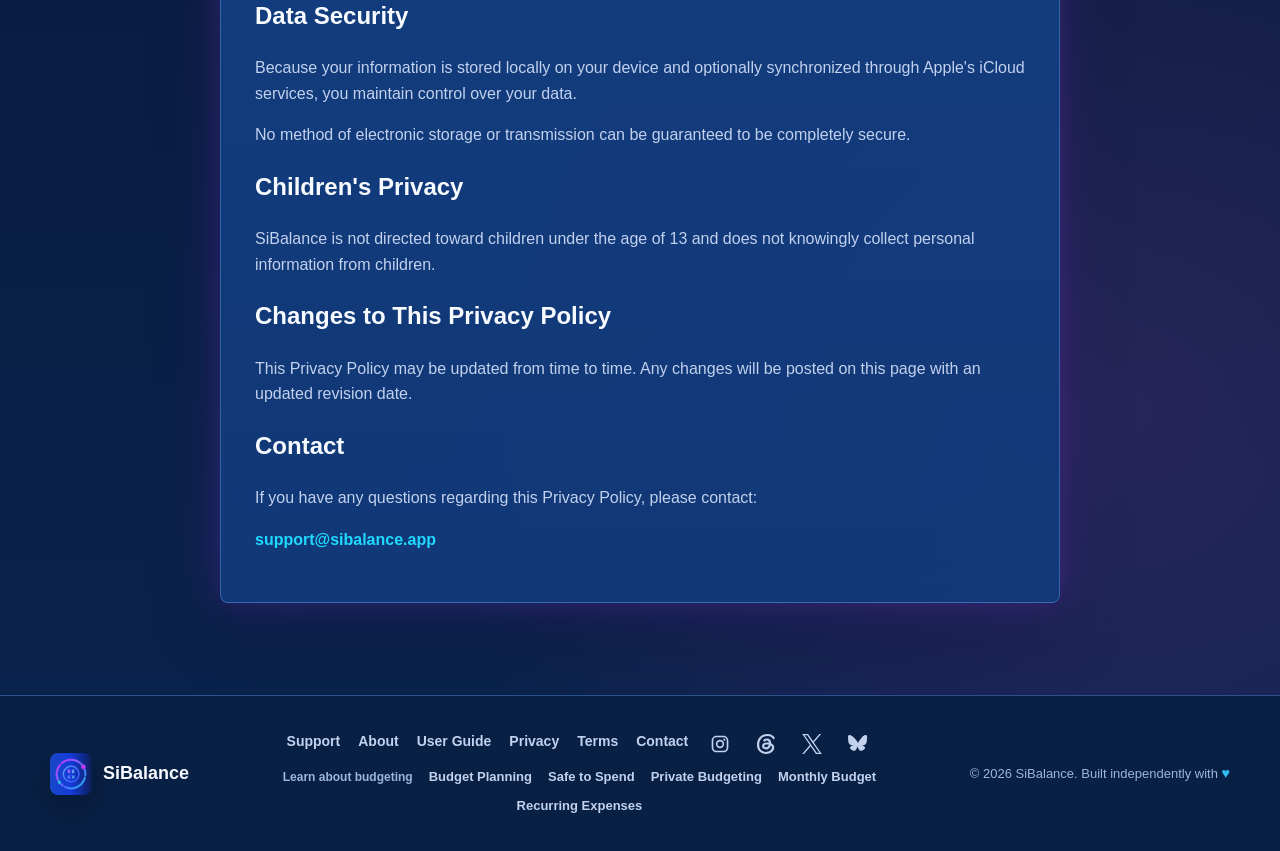
<file: privacy.html>
<!DOCTYPE html>
<html lang="en">
<head>
  <meta charset="UTF-8">
  <meta name="viewport" content="width=device-width, initial-scale=1.0">
  <title>SiBalance Privacy Policy for iPhone and iPad</title>
  <link rel="canonical" href="https://sibalance.app/privacy.html">
  <link rel="icon" href="assets/favicon.png" type="image/png">
  <meta name="description" content="Read how SiBalance protects budgeting data with on-device storage and screenshot recognition, no bank connections, optional iCloud Sync and encrypted backups.">
  <meta name="theme-color" content="#081a3a">
  <meta name="apple-itunes-app" content="app-id=6776341469">
  <meta property="og:type" content="website">
  <meta property="og:site_name" content="SiBalance">
  <meta property="og:locale" content="en_GB">
  <meta property="og:title" content="SiBalance Privacy Policy for iPhone and iPad">
  <meta property="og:description" content="How SiBalance protects budgeting data with on-device storage and screenshot recognition, no bank connections and optional user-controlled sync.">
  <meta property="og:url" content="https://sibalance.app/privacy.html">
  <meta property="og:image" content="https://sibalance.app/assets/social-preview.png">
  <meta property="og:image:alt" content="SiBalance private budgeting dashboard displayed on an iPhone">
  <meta property="og:image:width" content="1200">
  <meta property="og:image:height" content="675">
  <meta property="og:image:type" content="image/png">
  <meta name="twitter:card" content="summary_large_image">
  <meta name="twitter:site" content="@SiBalanceApp">
  <meta name="twitter:title" content="SiBalance Privacy Policy for iPhone and iPad">
  <meta name="twitter:description" content="How SiBalance protects budgeting data with on-device storage and screenshot recognition, no bank connections and optional iCloud Sync.">
  <meta name="twitter:image" content="https://sibalance.app/assets/social-preview.png">
  <meta name="twitter:image:alt" content="SiBalance private budgeting dashboard displayed on an iPhone">
  <script type="application/ld+json">
  {
    "@context": "https://schema.org",
    "@type": "WebPage",
    "@id": "https://sibalance.app/privacy.html#webpage",
    "url": "https://sibalance.app/privacy.html",
    "name": "SiBalance Privacy Policy for iPhone and iPad",
    "description": "How SiBalance protects budgeting data with on-device storage and screenshot recognition, no bank connections and optional user-controlled sync.",
    "dateModified": "2026-09-13",
    "isPartOf": {
      "@id": "https://sibalance.app/#website"
    },
    "inLanguage": "en-GB"
  }
  </script>
  <style>
    body {
      font-family: -apple-system, BlinkMacSystemFont, "Segoe UI", sans-serif;
      max-width: 800px;
      margin: 40px auto;
      padding: 0 20px;
      line-height: 1.6;
      color: #222;
      background: #fff;
    }

    h1, h2 {
      color: #111;
    }

    .date {
      color: #666;
      margin-bottom: 30px;
    }

    ul {
      padding-left: 20px;
    }

    footer {
      margin-top: 40px;
      color: #666;
      font-size: 14px;
    }

    a {
      color: #0066cc;
      text-decoration: none;
      font-weight: 600;
    }

    a:hover {
      text-decoration: underline;
    }
  </style>
  <script src="assets/theme.js?v=7"></script>
  <link rel="stylesheet" href="assets/site.css?v=16">
  <link rel="stylesheet" href="assets/home.css?v=61">
</head>
<body>
  <a class="skip-link" href="#main-content">Skip to content</a>

  <header class="landing-header">
    <div class="nav-shell">
      <a class="brand" href="/" aria-label="SiBalance home">
      <img class="app-mark" src="assets/sibalance-logo-dark-96.png?v=20260914" alt="" width="42" height="42">
        <span>SiBalance</span>
      </a>

      <button class="menu-toggle" type="button" aria-expanded="false" aria-controls="landing-navigation" aria-label="Open navigation">
        <span aria-hidden="true"></span>
        <span aria-hidden="true"></span>
        <span aria-hidden="true"></span>
      </button>

      <div class="landing-navigation" id="landing-navigation">
        <nav aria-label="Site navigation">
          <a href="/#features">Features</a>
          <a href="/#pricing">Free &amp; Full</a>
          <a href="privacy.html" aria-current="page">Privacy</a>
          <a href="user-guide.html">User Guide</a>
          <a href="support.html">Support</a>
          <a href="about.html">About</a>
        </nav>

        <button class="theme-toggle" type="button" aria-label="Switch color theme" aria-pressed="false">
          <span class="theme-toggle-icon" aria-hidden="true"></span>
          <span class="theme-toggle-text">Light</span>
        </button>
      </div>
    </div>
  </header>

  <div class="page">
    <main class="document" id="main-content">
  <h1>Privacy Policy for SiBalance on iPhone and iPad</h1>
  <p class="date">Last updated: September 2026</p>

  <p>
    SiBalance respects your privacy and is designed to help you manage your finances
    without sacrificing control of your personal data.
  </p>

  <h2>Information Collection</h2>

  <p>
    SiBalance does not require user accounts and does not collect, store, sell,
    or share your personal financial information.
  </p>

  <p>SiBalance does not use:</p>

  <ul>
    <li>Advertising services</li>
    <li>Third-party analytics platforms</li>
    <li>Tracking technologies</li>
    <li>Marketing SDKs</li>
    <li>Bank account connections</li>
  </ul>

  <h2>Local Data Storage</h2>

  <p>
    All budgets, transactions, categories, settings, and financial information
    entered into SiBalance are stored locally on your device.
  </p>

  <h2>Screenshot Text Recognition</h2>

  <p>
    When you choose Import from Screenshot, SiBalance uses Apple's on-device text
    recognition to create transaction drafts for your review. Recognition happens
    entirely on your device. Screenshots and recognised text are not uploaded to the
    developer, an external AI service, or an analytics service, and the screenshot is
    not retained after the import.
  </p>

  <p>
    An unfinished review is held in memory while the app remains active. If iOS
    terminates SiBalance completely, that unfinished review is not retained.
  </p>

  <h2>Optional iCloud Sync</h2>

  <p>
    SiBalance Full offers optional synchronization using Apple's iCloud services.
    When enabled, your data is synchronized through your personal iCloud account
    using Apple's CloudKit technology and private iCloud database.
  </p>

  <p>
    The developers of SiBalance do not have access to your synchronized data.
  </p>

  <h2>App Store Purchase</h2>

  <p>
    SiBalance is free to download from the App Store and includes one complete budget.
    SiBalance Full unlocks the complete feature set with a one-time in-app purchase
    and lifetime access. It does not offer a recurring subscription.
  </p>

  <p>
    Payment processing and purchase management are handled securely by Apple.
    The developers of SiBalance do not receive, process, or store your payment
    information.
  </p>

  <h2>Third-Party Services</h2>

  <p>
    SiBalance does not include third-party advertising networks, third-party
    analytics services, user tracking services, data brokers, or marketing platforms.
  </p>

  <h2>Data Security</h2>

  <p>
    Because your information is stored locally on your device and optionally
    synchronized through Apple's iCloud services, you maintain control over your data.
  </p>

  <p>
    No method of electronic storage or transmission can be guaranteed to be completely secure.
  </p>

  <h2>Children's Privacy</h2>

  <p>
    SiBalance is not directed toward children under the age of 13 and does not
    knowingly collect personal information from children.
  </p>

  <h2>Changes to This Privacy Policy</h2>

  <p>
    This Privacy Policy may be updated from time to time. Any changes will be posted
    on this page with an updated revision date.
  </p>

  <h2>Contact</h2>

  <p>
    If you have any questions regarding this Privacy Policy, please contact:
  </p>

  <p>
    <a href="mailto:support@sibalance.app">support@sibalance.app</a>
  </p>

    </main>
  </div>

  <footer class="landing-footer">
    <div class="landing-shell footer-layout">
      <a class="brand" href="/" aria-label="SiBalance home">
      <img class="app-mark" src="assets/sibalance-logo-dark-96.png?v=20260914" alt="" width="36" height="36" loading="lazy" decoding="async">
        <span>SiBalance</span>
      </a>
      <div class="footer-links">
        <nav aria-label="Footer navigation">
          <a href="support.html">Support</a><a href="about.html">About</a><a href="user-guide.html">User Guide</a><a href="privacy.html">Privacy</a><a href="terms.html">Terms</a><a href="mailto:support@sibalance.app">Contact</a>
          <a class="social-icon" href="https://www.instagram.com/getsibalanceapp/" target="_blank" rel="noopener noreferrer" aria-label="Follow SiBalance on Instagram" title="Instagram"><span class="social-icon-mark social-icon-instagram" aria-hidden="true"></span></a><a class="social-icon" href="https://www.threads.com/@getsibalanceapp" target="_blank" rel="noopener noreferrer" aria-label="Follow SiBalance on Threads" title="Threads"><span class="social-icon-mark social-icon-threads" aria-hidden="true"></span></a><a class="social-icon" href="https://x.com/getsibalanceapp" target="_blank" rel="noopener noreferrer" aria-label="Follow SiBalance on X" title="X"><span class="social-icon-mark social-icon-x" aria-hidden="true"></span></a><a class="social-icon" href="https://bsky.app/profile/getsibalanceapp.bsky.social" target="_blank" rel="noopener noreferrer" aria-label="Follow SiBalance on Bluesky" title="Bluesky"><span class="social-icon-mark social-icon-bluesky" aria-hidden="true"></span></a>
        </nav>
        <div class="footer-learn"><span class="footer-learn-label">Learn about budgeting</span><a href="budget-planning.html">Budget Planning</a><a href="safe-to-spend.html">Safe to Spend</a><a href="private-budgeting.html">Private Budgeting</a><a href="guides/monthly-budget.html">Monthly Budget</a><a href="guides/recurring-expenses.html">Recurring Expenses</a></div>
      </div>
      <p>© 2026 SiBalance. Built independently with <span class="independent-heart" role="img" aria-label="love">♥</span></p>
    </div>
  </footer>

  <script src="assets/home.js?v=4"></script>
</body>
</html>
</file>
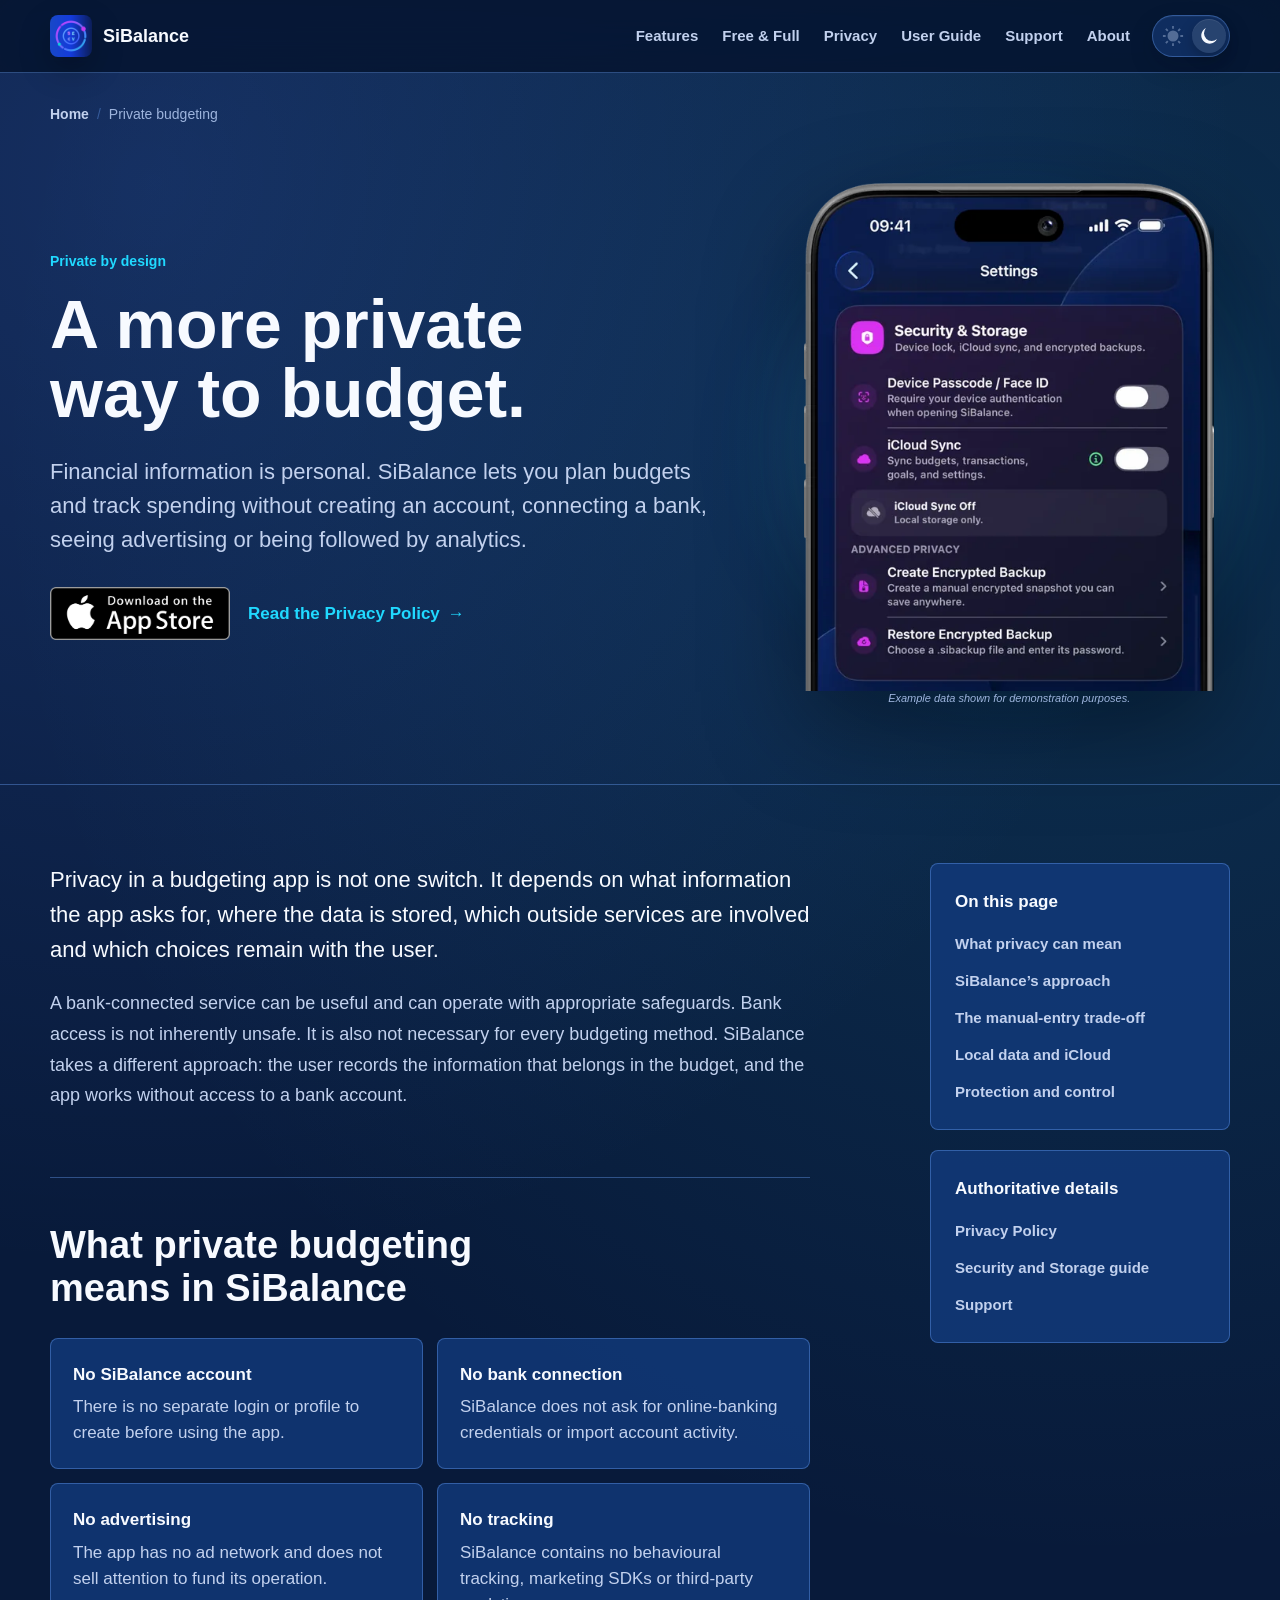
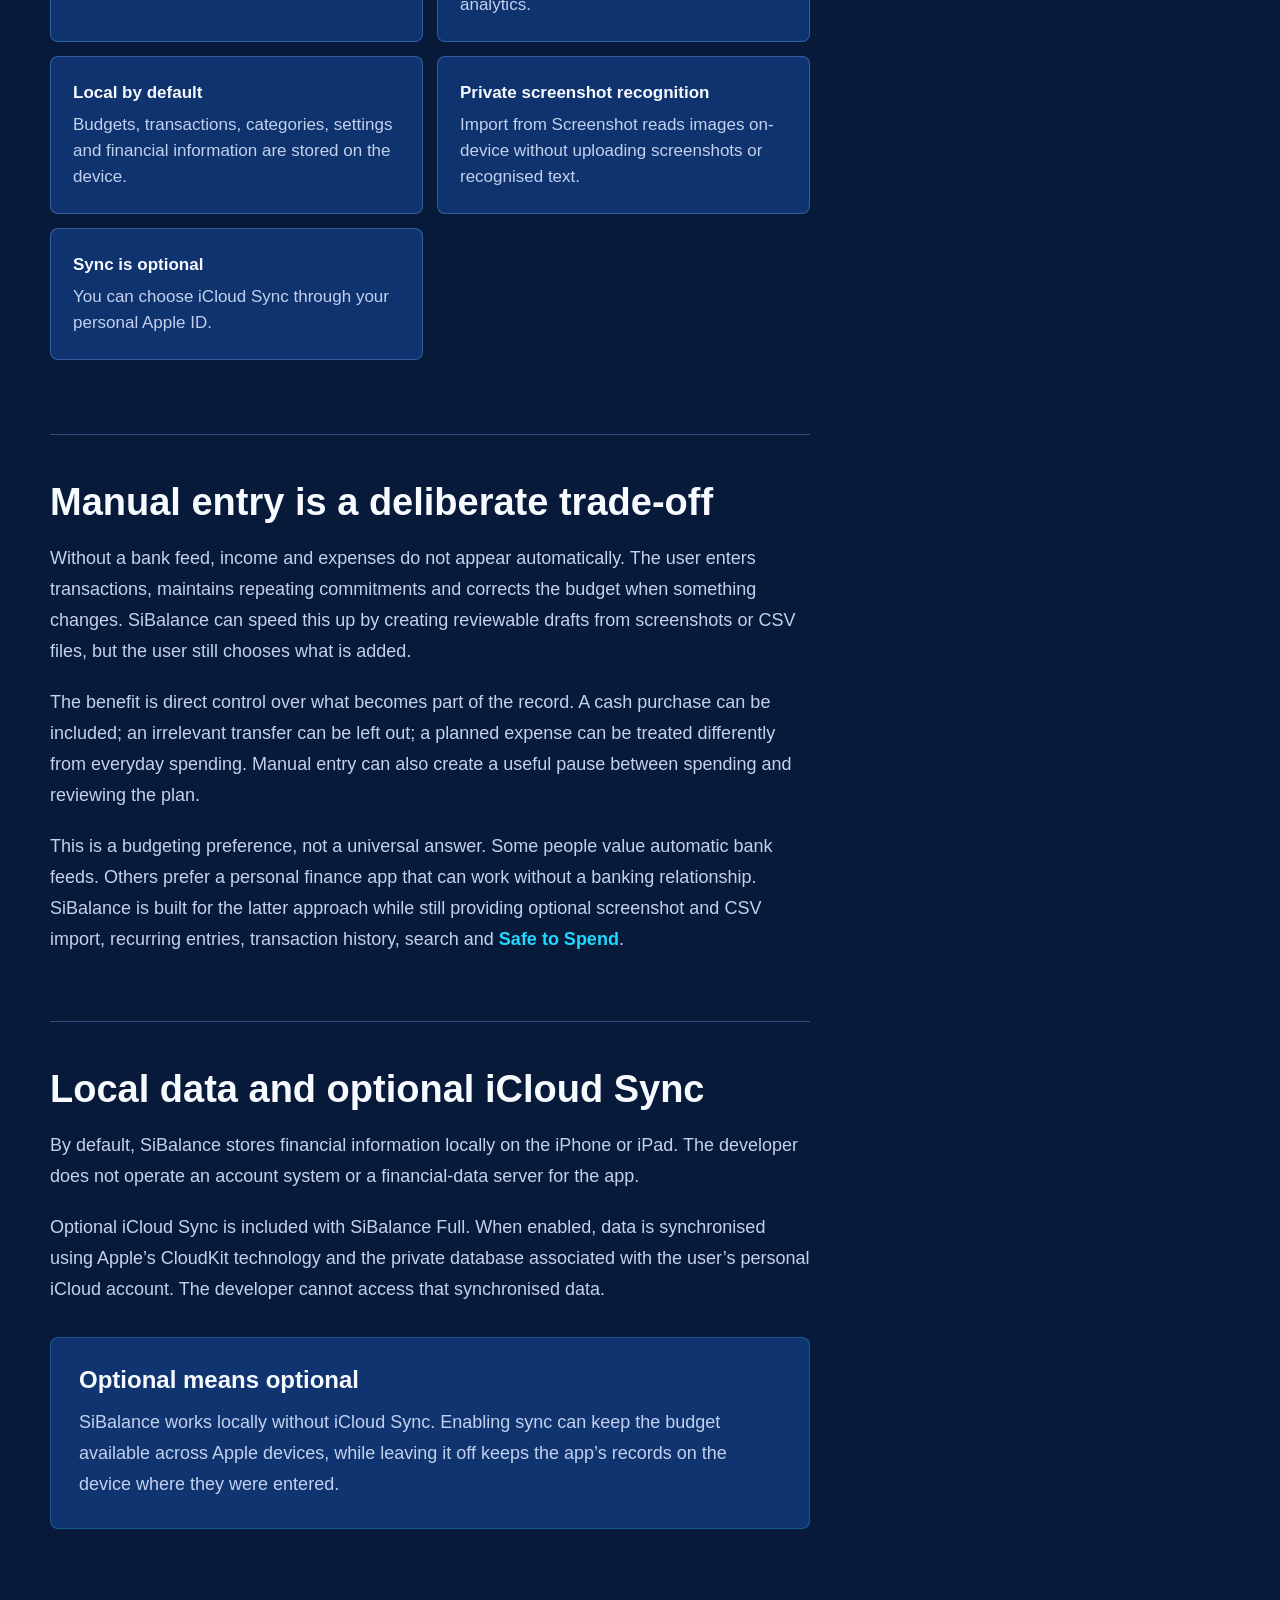
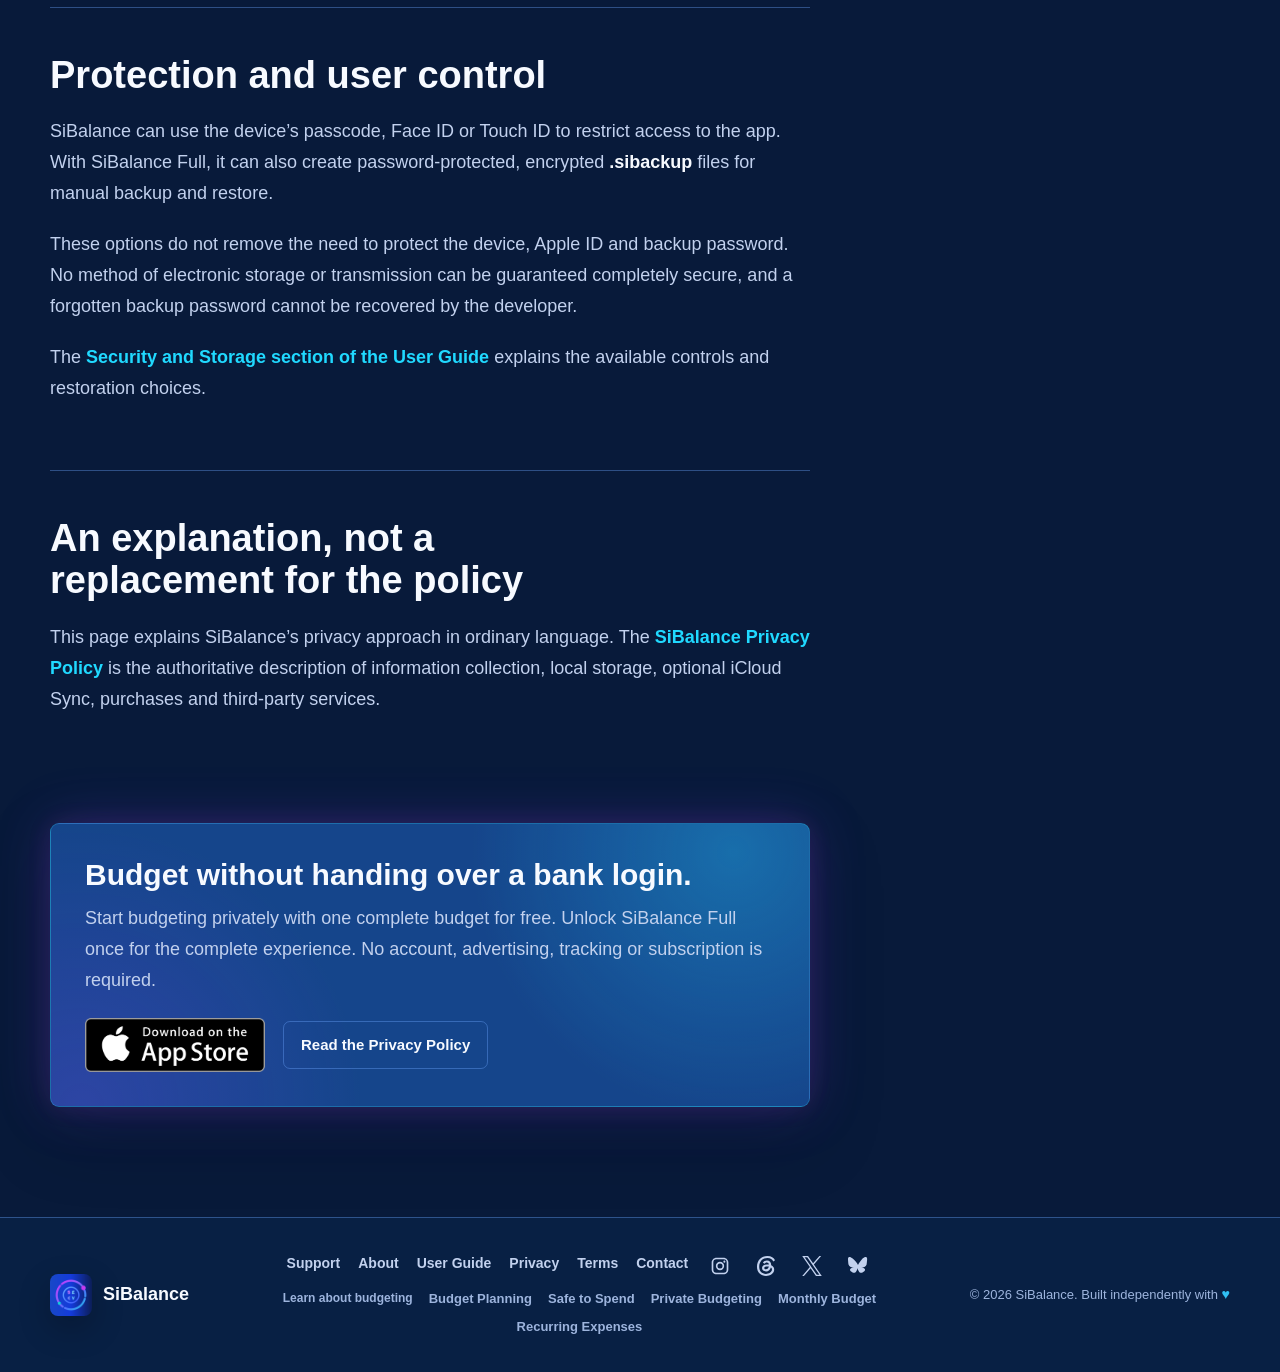
<file: private-budgeting.html>
<!DOCTYPE html>
<html lang="en">
<head>
  <meta charset="UTF-8">
  <meta name="viewport" content="width=device-width, initial-scale=1.0">
  <title>Private Budgeting on iPhone &amp; iPad | SiBalance</title>
  <link rel="canonical" href="https://sibalance.app/private-budgeting.html">
  <link rel="icon" href="assets/favicon.png" type="image/png">
  <meta name="description" content="Learn what privacy means in a budgeting app and how SiBalance keeps financial data private without bank connections, accounts, ads or tracking.">
  <meta name="theme-color" content="#081a3a">
  <meta name="apple-itunes-app" content="app-id=6776341469">
  <meta property="og:type" content="website">
  <meta property="og:site_name" content="SiBalance">
  <meta property="og:locale" content="en_GB">
  <meta property="og:title" content="Private Budgeting on iPhone &amp; iPad | SiBalance">
  <meta property="og:description" content="A practical explanation of private budgeting, user-controlled imports, local data and optional iCloud Sync in SiBalance.">
  <meta property="og:url" content="https://sibalance.app/private-budgeting.html">
  <meta property="og:image" content="https://sibalance.app/assets/social-preview.png">
  <meta property="og:image:alt" content="SiBalance private budgeting dashboard displayed on an iPhone">
  <meta property="og:image:width" content="1200">
  <meta property="og:image:height" content="675">
  <meta property="og:image:type" content="image/png">
  <meta name="twitter:card" content="summary_large_image">
  <meta name="twitter:site" content="@SiBalanceApp">
  <meta name="twitter:title" content="Private Budgeting on iPhone &amp; iPad | SiBalance">
  <meta name="twitter:description" content="Budget privately without bank connections, accounts, ads or tracking, while keeping control of every entry.">
  <meta name="twitter:image" content="https://sibalance.app/assets/social-preview.png">
  <meta name="twitter:image:alt" content="SiBalance private budgeting dashboard displayed on an iPhone">
  <script type="application/ld+json">
  {
    "@context": "https://schema.org",
    "@type": "WebPage",
    "@id": "https://sibalance.app/private-budgeting.html#webpage",
    "url": "https://sibalance.app/private-budgeting.html",
    "name": "Private Budgeting on iPhone and iPad",
    "description": "An explanation of privacy choices, user-controlled imports and how SiBalance handles financial data.",
    "dateModified": "2026-09-13",
    "isPartOf": {"@id": "https://sibalance.app/#website"},
    "about": {"@id": "https://sibalance.app/#app"},
    "inLanguage": "en-GB"
  }
  </script>
  <script src="assets/theme.js?v=7"></script>
  <link rel="stylesheet" href="assets/site.css?v=16">
  <link rel="stylesheet" href="assets/home.css?v=61">
  <link rel="stylesheet" href="assets/content.css?v=9">
</head>
<body class="home-page content-page">
  <a class="skip-link" href="#main-content">Skip to content</a>
  <header class="landing-header">
    <div class="nav-shell">
      <a class="brand" href="/" aria-label="SiBalance home"><img class="app-mark" src="assets/sibalance-logo-dark-96.png?v=20260914" alt="" width="42" height="42"><span>SiBalance</span></a>
      <button class="menu-toggle" type="button" aria-expanded="false" aria-controls="landing-navigation" aria-label="Open navigation"><span aria-hidden="true"></span><span aria-hidden="true"></span><span aria-hidden="true"></span></button>
      <div class="landing-navigation" id="landing-navigation">
        <nav aria-label="Site navigation"><a href="/#features">Features</a><a href="/#pricing">Free &amp; Full</a><a href="privacy.html">Privacy</a><a href="user-guide.html">User Guide</a><a href="support.html">Support</a><a href="about.html">About</a></nav>
        <button class="theme-toggle" type="button" aria-label="Switch color theme" aria-pressed="false"><span class="theme-toggle-icon" aria-hidden="true"></span><span class="theme-toggle-text">Light</span></button>
      </div>
    </div>
  </header>

  <nav class="content-breadcrumbs landing-shell" aria-label="Breadcrumb"><ol><li><a href="/">Home</a></li><li aria-current="page">Private budgeting</li></ol></nav>

  <main id="main-content">
    <section class="content-hero" aria-labelledby="page-heading">
      <div class="landing-shell content-hero-layout">
        <div class="content-hero-copy">
          <p class="content-kicker">Private by design</p>
          <h1 id="page-heading">A more private way to budget.</h1>
          <p class="content-summary">Financial information is personal. SiBalance lets you plan budgets and track spending without creating an account, connecting a bank, seeing advertising or being followed by analytics.</p>
          <div class="content-hero-actions">
            <a class="store-link" href="https://apps.apple.com/app/sibalance/id6776341469" target="_blank" rel="noopener noreferrer" aria-label="Get SiBalance on the App Store"><img class="store-badge" src="assets/download-on-app-store.png" alt="Download on the App Store" width="3840" height="1138"></a>
            <a class="content-text-link" href="privacy.html">Read the Privacy Policy <span aria-hidden="true">→</span></a>
          </div>
        </div>
        <figure class="content-hero-visual screenshot-security">
          <img src="assets/feature-security.webp" srcset="assets/feature-security-521.webp 521w, assets/feature-security.webp 1042w" sizes="(max-width: 820px) 82vw, 410px" alt="SiBalance security and data settings on iPhone" width="1042" height="1290" fetchpriority="high" decoding="async">
          <figcaption class="example-data-note security-data-note">Example data shown for demonstration purposes.</figcaption>
        </figure>
      </div>
    </section>

    <div class="content-main">
      <div class="landing-shell content-layout">
        <article class="content-article">
          <section id="meaning">
            <p class="content-lede">Privacy in a budgeting app is not one switch. It depends on what information the app asks for, where the data is stored, which outside services are involved and which choices remain with the user.</p>
            <p>A bank-connected service can be useful and can operate with appropriate safeguards. Bank access is not inherently unsafe. It is also not necessary for every budgeting method. SiBalance takes a different approach: the user records the information that belongs in the budget, and the app works without access to a bank account.</p>
          </section>

          <section id="what-private-means">
            <h2>What private budgeting means in SiBalance</h2>
            <div class="content-facts">
              <div class="content-fact"><strong>No SiBalance account</strong><span>There is no separate login or profile to create before using the app.</span></div>
              <div class="content-fact"><strong>No bank connection</strong><span>SiBalance does not ask for online-banking credentials or import account activity.</span></div>
              <div class="content-fact"><strong>No advertising</strong><span>The app has no ad network and does not sell attention to fund its operation.</span></div>
              <div class="content-fact"><strong>No tracking</strong><span>SiBalance contains no behavioural tracking, marketing SDKs or third-party analytics.</span></div>
              <div class="content-fact"><strong>Local by default</strong><span>Budgets, transactions, categories, settings and financial information are stored on the device.</span></div>
              <div class="content-fact"><strong>Private screenshot recognition</strong><span>Import from Screenshot reads images on-device without uploading screenshots or recognised text.</span></div>
              <div class="content-fact"><strong>Sync is optional</strong><span>You can choose iCloud Sync through your personal Apple ID.</span></div>
            </div>
          </section>

          <section id="manual-tradeoff">
            <h2>Manual entry is a deliberate trade-off</h2>
            <p>Without a bank feed, income and expenses do not appear automatically. The user enters transactions, maintains repeating commitments and corrects the budget when something changes. SiBalance can speed this up by creating reviewable drafts from screenshots or CSV files, but the user still chooses what is added.</p>
            <p>The benefit is direct control over what becomes part of the record. A cash purchase can be included; an irrelevant transfer can be left out; a planned expense can be treated differently from everyday spending. Manual entry can also create a useful pause between spending and reviewing the plan.</p>
            <p>This is a budgeting preference, not a universal answer. Some people value automatic bank feeds. Others prefer a personal finance app that can work without a banking relationship. SiBalance is built for the latter approach while still providing optional screenshot and CSV import, recurring entries, transaction history, search and <a href="safe-to-spend.html">Safe to Spend</a>.</p>
          </section>

          <section id="storage">
            <h2>Local data and optional iCloud Sync</h2>
            <p>By default, SiBalance stores financial information locally on the iPhone or iPad. The developer does not operate an account system or a financial-data server for the app.</p>
            <p>Optional iCloud Sync is included with SiBalance Full. When enabled, data is synchronised using Apple’s CloudKit technology and the private database associated with the user’s personal iCloud account. The developer cannot access that synchronised data.</p>
            <div class="content-callout">
              <h3>Optional means optional</h3>
              <p>SiBalance works locally without iCloud Sync. Enabling sync can keep the budget available across Apple devices, while leaving it off keeps the app’s records on the device where they were entered.</p>
            </div>
          </section>

          <section id="control">
            <h2>Protection and user control</h2>
            <p>SiBalance can use the device’s passcode, Face ID or Touch ID to restrict access to the app. With SiBalance Full, it can also create password-protected, encrypted <strong>.sibackup</strong> files for manual backup and restore.</p>
            <p>These options do not remove the need to protect the device, Apple ID and backup password. No method of electronic storage or transmission can be guaranteed completely secure, and a forgotten backup password cannot be recovered by the developer.</p>
            <p>The <a href="user-guide.html#backup-and-restore">Security and Storage section of the User Guide</a> explains the available controls and restoration choices.</p>
          </section>

          <section id="policy">
            <h2>An explanation, not a replacement for the policy</h2>
            <p>This page explains SiBalance’s privacy approach in ordinary language. The <a href="privacy.html">SiBalance Privacy Policy</a> is the authoritative description of information collection, local storage, optional iCloud Sync, purchases and third-party services.</p>
          </section>

          <div class="content-cta">
            <h2>Budget without handing over a bank login.</h2>
            <p>Start budgeting privately with one complete budget for free. Unlock SiBalance Full once for the complete experience. No account, advertising, tracking or subscription is required.</p>
            <div class="content-cta-actions">
              <a class="store-link" href="https://apps.apple.com/app/sibalance/id6776341469" target="_blank" rel="noopener noreferrer" aria-label="Get SiBalance on the App Store"><img class="store-badge" src="assets/download-on-app-store.png" alt="Download on the App Store" width="3840" height="1138" loading="lazy"></a>
              <a class="content-button" href="privacy.html">Read the Privacy Policy</a>
            </div>
          </div>
        </article>

        <aside class="content-sidebar" aria-label="On this page and related information">
          <section class="content-side-card"><h2>On this page</h2><ul><li><a href="#meaning">What privacy can mean</a></li><li><a href="#what-private-means">SiBalance’s approach</a></li><li><a href="#manual-tradeoff">The manual-entry trade-off</a></li><li><a href="#storage">Local data and iCloud</a></li><li><a href="#control">Protection and control</a></li></ul></section>
          <section class="content-side-card"><h2>Authoritative details</h2><ul><li><a href="privacy.html">Privacy Policy</a></li><li><a href="user-guide.html#backup-and-restore">Security and Storage guide</a></li><li><a href="support.html">Support</a></li></ul></section>
        </aside>
      </div>
    </div>
  </main>

  <footer class="landing-footer"><div class="landing-shell footer-layout">
    <a class="brand" href="/" aria-label="SiBalance home"><img class="app-mark" src="assets/sibalance-logo-dark-96.png?v=20260914" alt="" width="36" height="36" loading="lazy" decoding="async"><span>SiBalance</span></a>
    <div class="footer-links"><nav aria-label="Footer navigation"><a href="support.html">Support</a><a href="about.html">About</a><a href="user-guide.html">User Guide</a><a href="privacy.html">Privacy</a><a href="terms.html">Terms</a><a href="mailto:support@sibalance.app">Contact</a><a class="social-icon" href="https://www.instagram.com/getsibalanceapp/" target="_blank" rel="noopener noreferrer" aria-label="Follow SiBalance on Instagram" title="Instagram"><span class="social-icon-mark social-icon-instagram" aria-hidden="true"></span></a><a class="social-icon" href="https://www.threads.com/@getsibalanceapp" target="_blank" rel="noopener noreferrer" aria-label="Follow SiBalance on Threads" title="Threads"><span class="social-icon-mark social-icon-threads" aria-hidden="true"></span></a><a class="social-icon" href="https://x.com/getsibalanceapp" target="_blank" rel="noopener noreferrer" aria-label="Follow SiBalance on X" title="X"><span class="social-icon-mark social-icon-x" aria-hidden="true"></span></a><a class="social-icon" href="https://bsky.app/profile/getsibalanceapp.bsky.social" target="_blank" rel="noopener noreferrer" aria-label="Follow SiBalance on Bluesky" title="Bluesky"><span class="social-icon-mark social-icon-bluesky" aria-hidden="true"></span></a></nav><div class="footer-learn"><span class="footer-learn-label">Learn about budgeting</span><a href="budget-planning.html">Budget Planning</a><a href="safe-to-spend.html">Safe to Spend</a><a href="private-budgeting.html">Private Budgeting</a><a href="guides/monthly-budget.html">Monthly Budget</a><a href="guides/recurring-expenses.html">Recurring Expenses</a></div></div>
    <p>© 2026 SiBalance. Built independently with <span class="independent-heart" role="img" aria-label="love">♥</span></p>
  </div></footer>
  <script src="assets/home.js?v=4"></script>
</body>
</html>
</file>
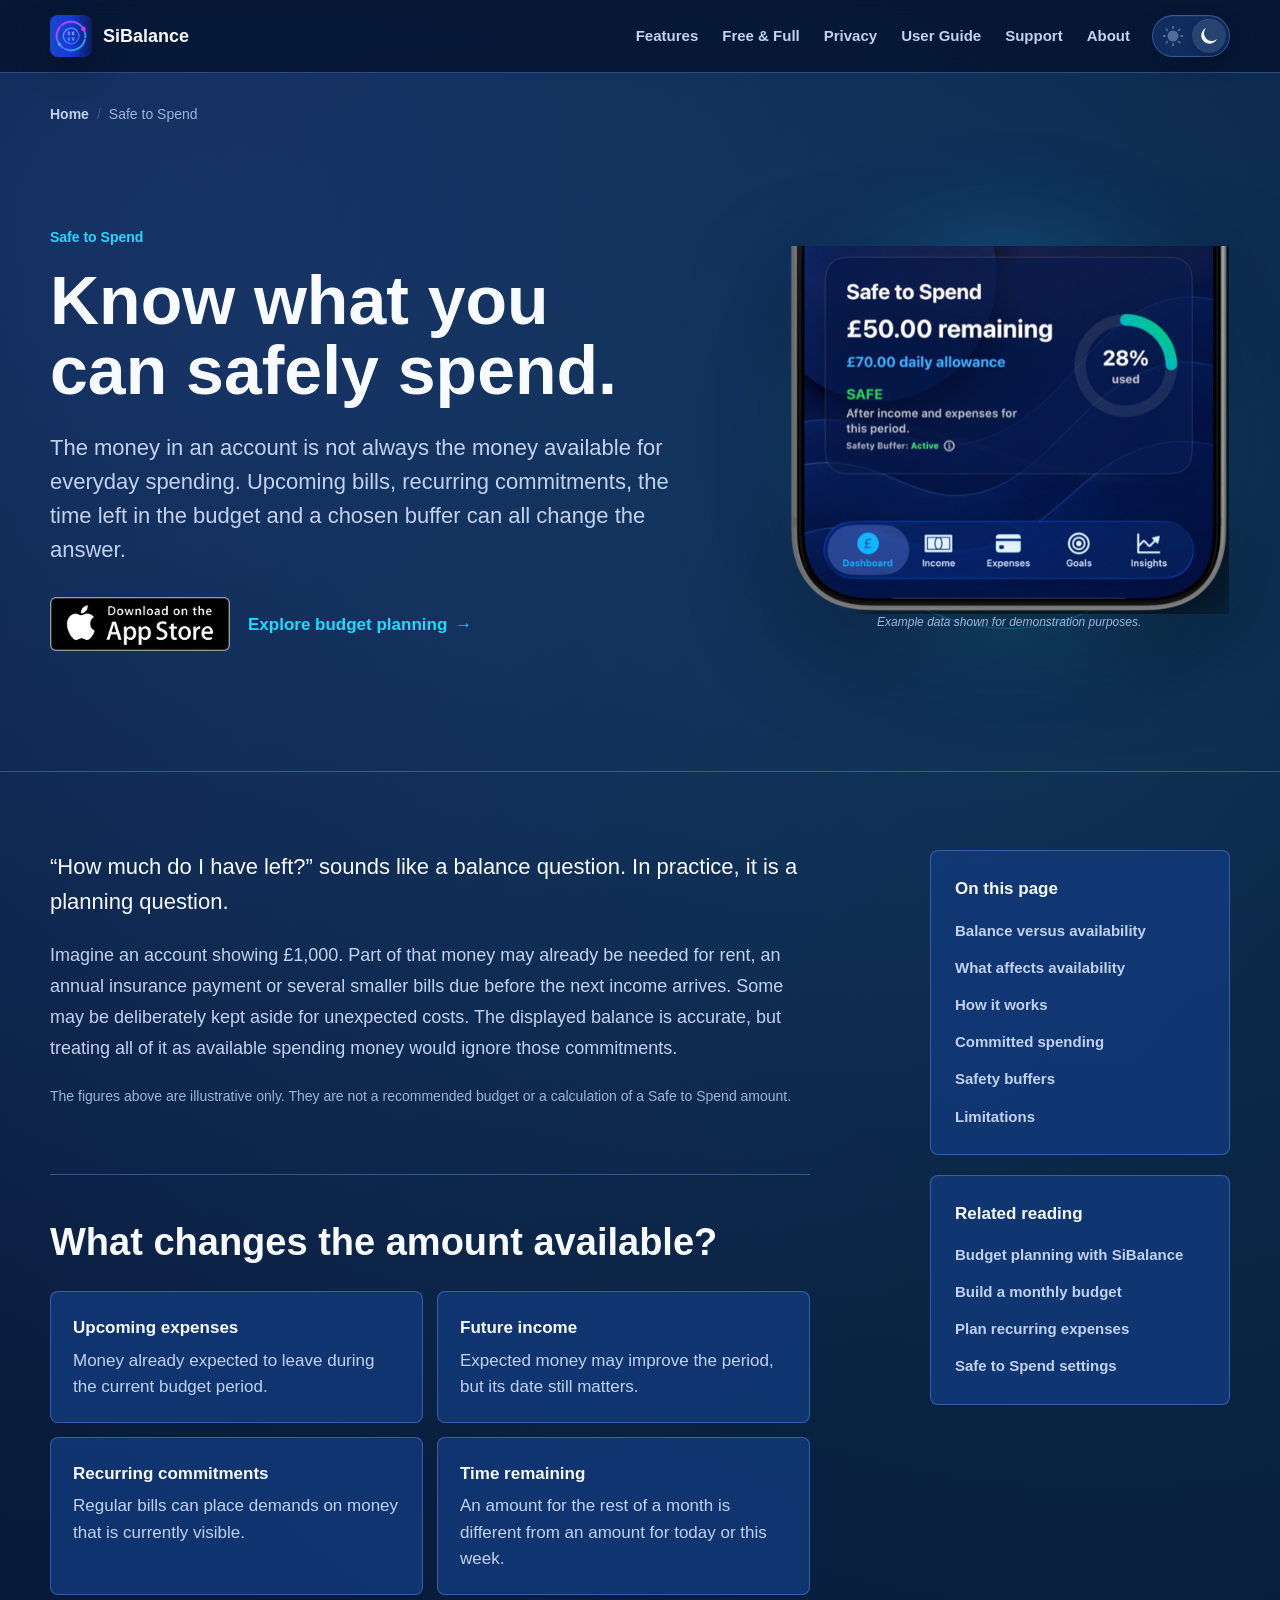
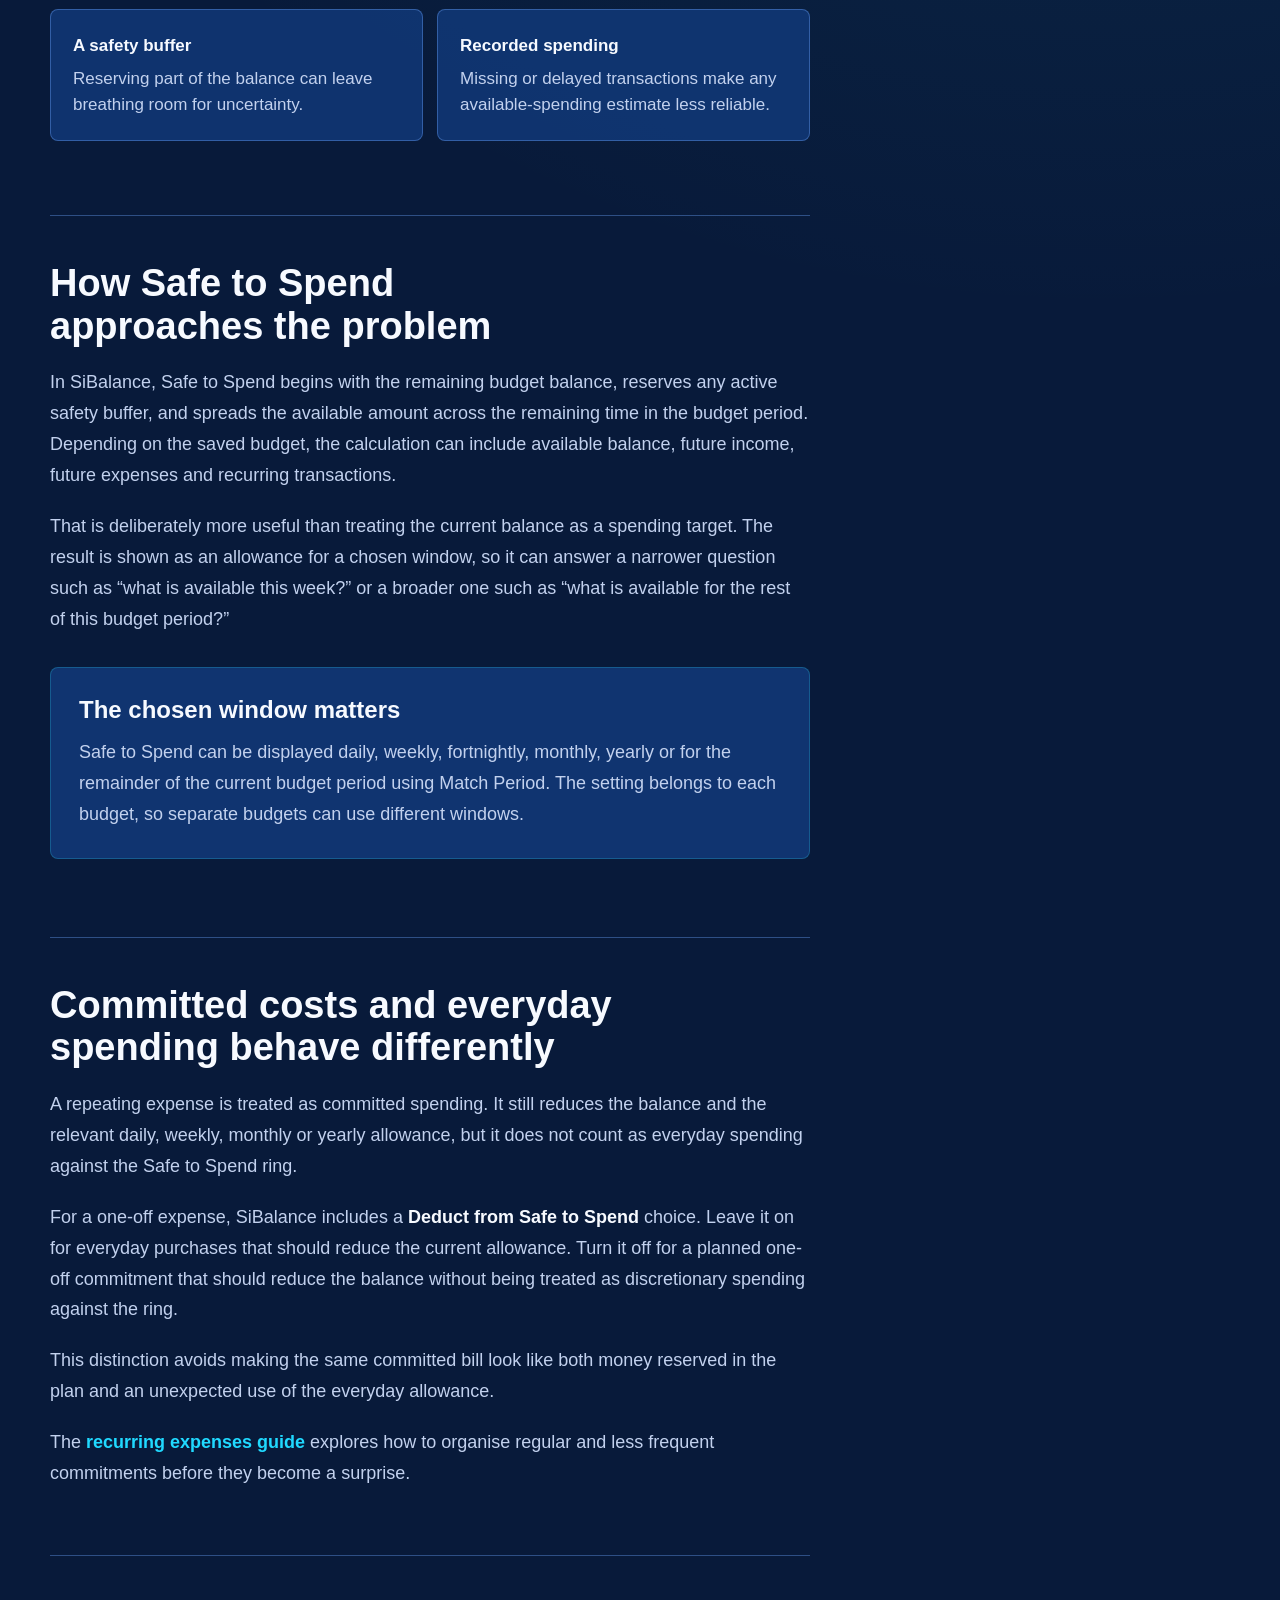
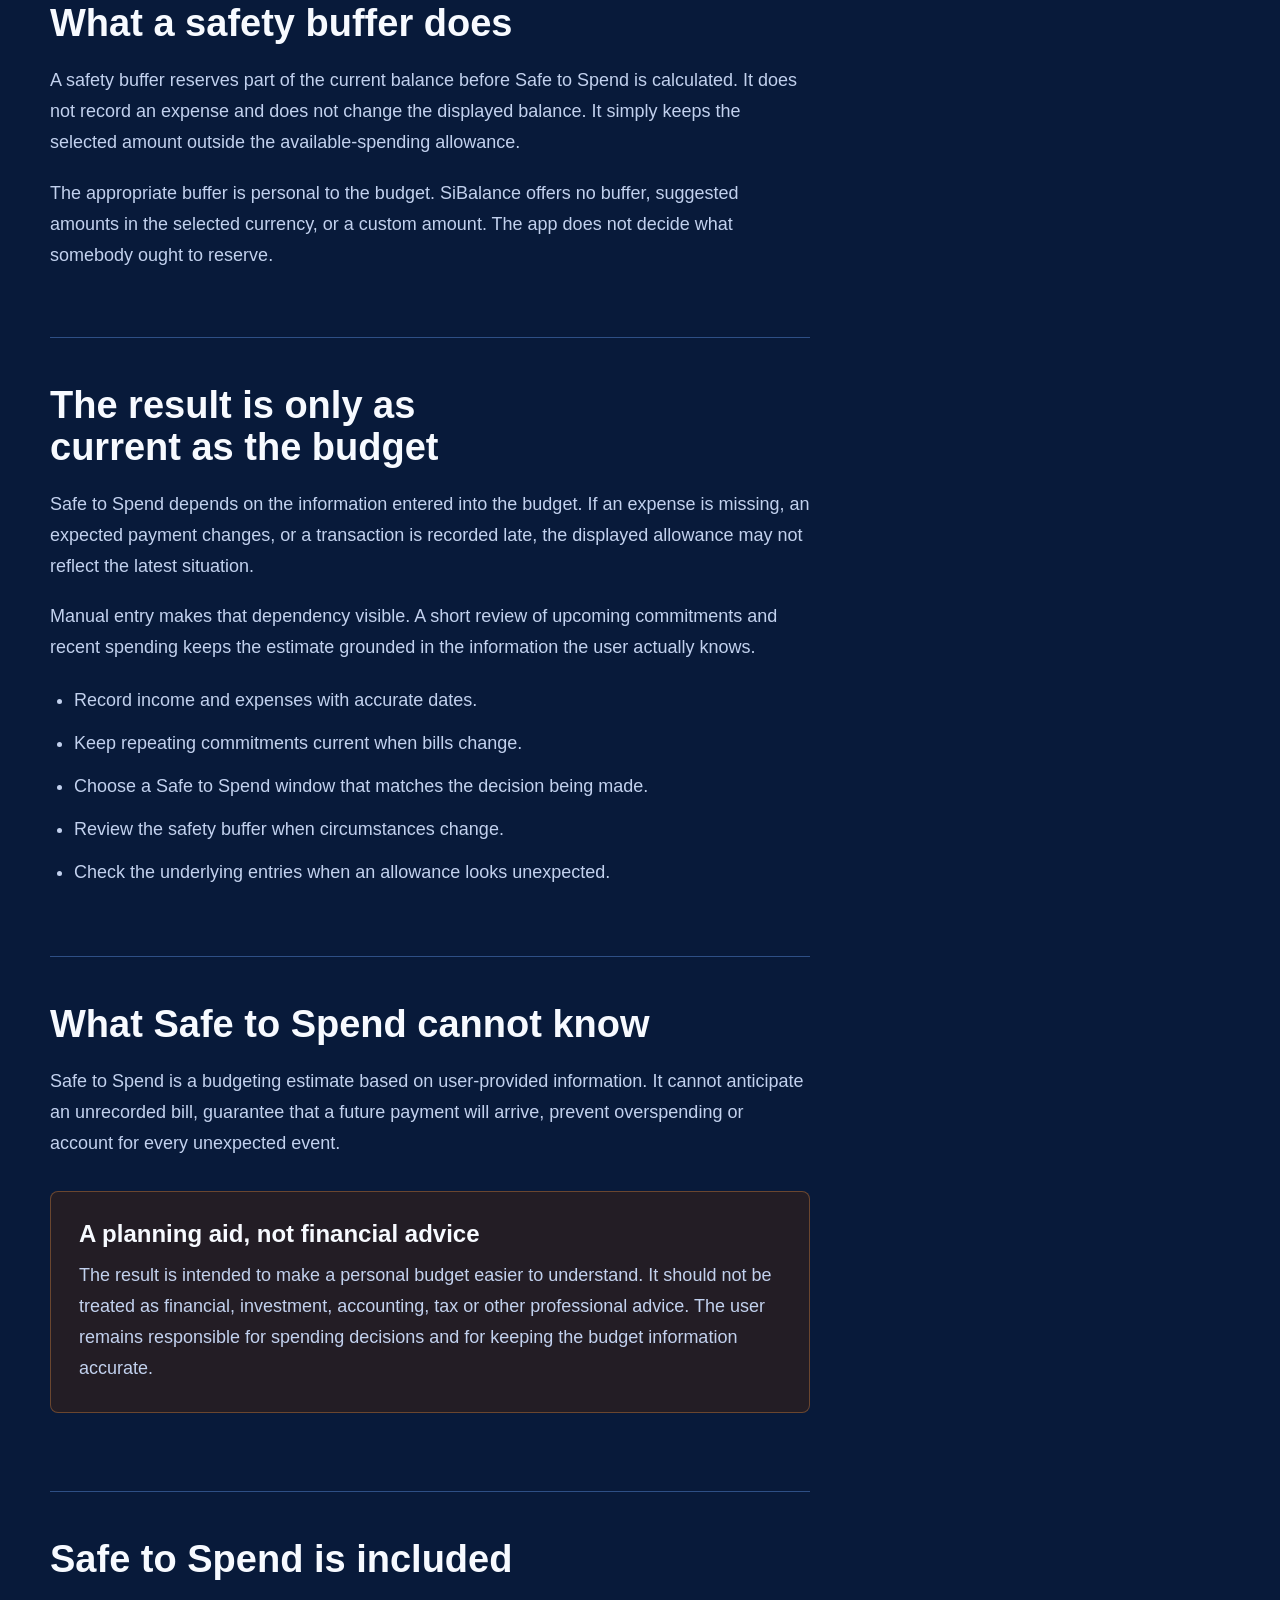
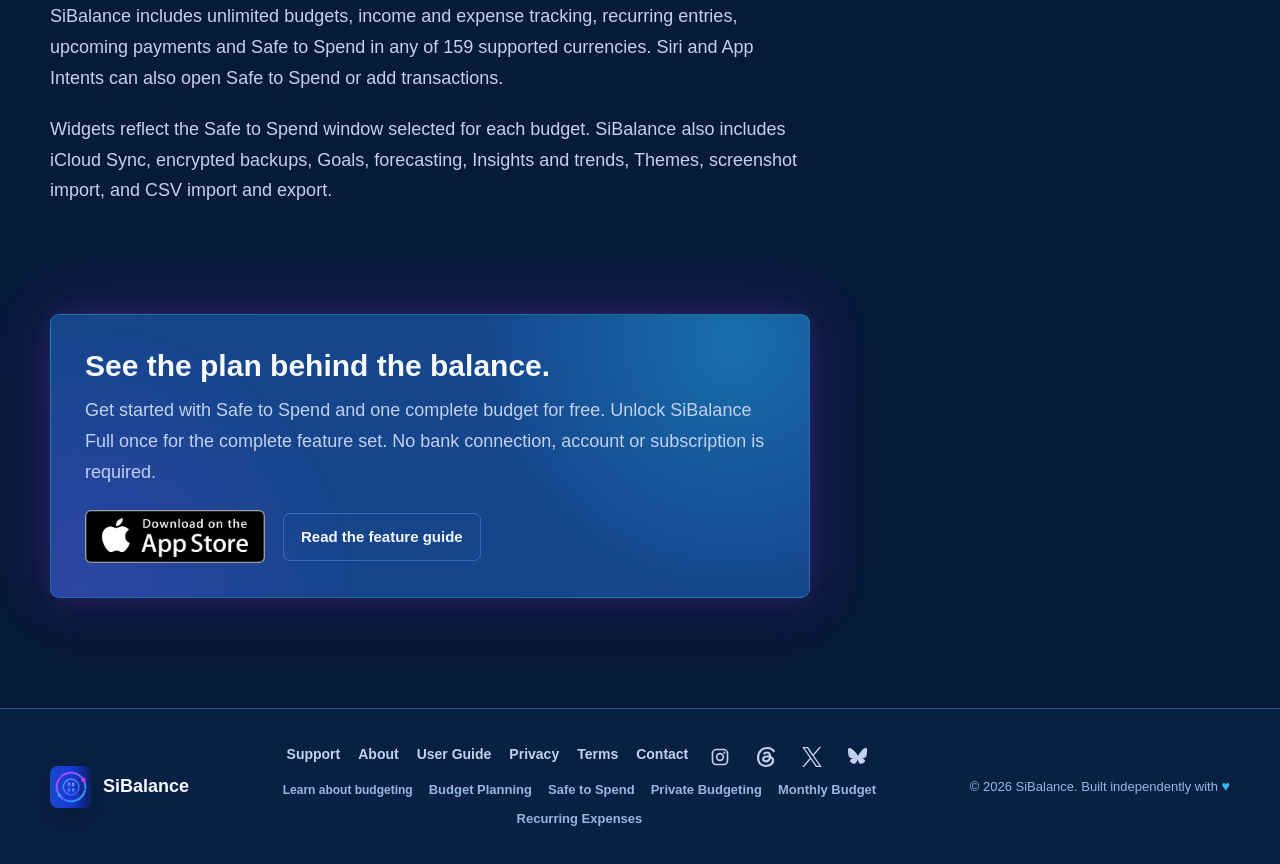
<file: safe-to-spend.html>
<!DOCTYPE html>
<html lang="en">
<head>
  <meta charset="UTF-8">
  <meta name="viewport" content="width=device-width, initial-scale=1.0">
  <title>Safe to Spend: What Is Available After Bills? | SiBalance</title>
  <link rel="canonical" href="https://sibalance.app/safe-to-spend.html">
  <link rel="icon" href="assets/favicon.png" type="image/png">
  <meta name="description" content="Learn why a bank balance is not the same as available spending money, how bills and buffers affect it, and how Safe to Spend works in SiBalance.">
  <meta name="theme-color" content="#081a3a">
  <meta name="apple-itunes-app" content="app-id=6776341469">
  <meta property="og:type" content="website">
  <meta property="og:site_name" content="SiBalance">
  <meta property="og:locale" content="en_GB">
  <meta property="og:title" content="Safe to Spend: What Is Available After Bills? | SiBalance">
  <meta property="og:description" content="Understand what remains available after upcoming expenses, recurring commitments, time and a safety buffer are considered.">
  <meta property="og:url" content="https://sibalance.app/safe-to-spend.html">
  <meta property="og:image" content="https://sibalance.app/assets/social-preview.png">
  <meta property="og:image:alt" content="SiBalance private budgeting dashboard displayed on an iPhone">
  <meta property="og:image:width" content="1200">
  <meta property="og:image:height" content="675">
  <meta property="og:image:type" content="image/png">
  <meta name="twitter:card" content="summary_large_image">
  <meta name="twitter:site" content="@SiBalanceApp">
  <meta name="twitter:title" content="Safe to Spend: What Is Available After Bills? | SiBalance">
  <meta name="twitter:description" content="Understand what remains available after upcoming expenses, recurring commitments, time and a safety buffer are considered.">
  <meta name="twitter:image" content="https://sibalance.app/assets/social-preview.png">
  <meta name="twitter:image:alt" content="SiBalance private budgeting dashboard displayed on an iPhone">
  <script type="application/ld+json">
  {
    "@context": "https://schema.org",
    "@type": "WebPage",
    "@id": "https://sibalance.app/safe-to-spend.html#webpage",
    "url": "https://sibalance.app/safe-to-spend.html",
    "name": "Safe to Spend: What Is Available After Bills?",
    "description": "An explanation of why a current balance is not the same as available spending money and how Safe to Spend works in SiBalance.",
    "isPartOf": {"@id": "https://sibalance.app/#website"},
    "about": {"@id": "https://sibalance.app/#app"},
    "inLanguage": "en-GB"
  }
  </script>
  <script src="assets/theme.js?v=7"></script>
  <link rel="stylesheet" href="assets/site.css?v=16">
  <link rel="stylesheet" href="assets/home.css?v=61">
  <link rel="stylesheet" href="assets/content.css?v=9">
</head>
<body class="home-page content-page">
  <a class="skip-link" href="#main-content">Skip to content</a>
  <header class="landing-header">
    <div class="nav-shell">
      <a class="brand" href="/" aria-label="SiBalance home"><img class="app-mark" src="assets/sibalance-logo-dark-96.png?v=20260914" alt="" width="42" height="42"><span>SiBalance</span></a>
      <button class="menu-toggle" type="button" aria-expanded="false" aria-controls="landing-navigation" aria-label="Open navigation"><span aria-hidden="true"></span><span aria-hidden="true"></span><span aria-hidden="true"></span></button>
      <div class="landing-navigation" id="landing-navigation">
        <nav aria-label="Site navigation"><a href="/#features">Features</a><a href="/#pricing">Free &amp; Full</a><a href="privacy.html">Privacy</a><a href="user-guide.html">User Guide</a><a href="support.html">Support</a><a href="about.html">About</a></nav>
        <button class="theme-toggle" type="button" aria-label="Switch color theme" aria-pressed="false"><span class="theme-toggle-icon" aria-hidden="true"></span><span class="theme-toggle-text">Light</span></button>
      </div>
    </div>
  </header>

  <nav class="content-breadcrumbs landing-shell" aria-label="Breadcrumb"><ol><li><a href="/">Home</a></li><li aria-current="page">Safe to Spend</li></ol></nav>

  <main id="main-content">
    <section class="content-hero" aria-labelledby="page-heading">
      <div class="landing-shell content-hero-layout">
        <div class="content-hero-copy">
          <p class="content-kicker">Safe to Spend</p>
          <h1 id="page-heading">Know what you can safely spend.</h1>
          <p class="content-summary">The money in an account is not always the money available for everyday spending. Upcoming bills, recurring commitments, the time left in the budget and a chosen buffer can all change the answer.</p>
          <div class="content-hero-actions">
            <a class="store-link" href="https://apps.apple.com/app/sibalance/id6776341469" target="_blank" rel="noopener noreferrer" aria-label="Get SiBalance on the App Store"><img class="store-badge" src="assets/download-on-app-store.png" alt="Download on the App Store" width="3840" height="1138"></a>
            <a class="content-text-link" href="budget-planning.html">Explore budget planning <span aria-hidden="true">→</span></a>
          </div>
        </div>
        <figure class="content-hero-visual screenshot-detail">
          <img src="assets/safe-to-spend-detail.png" srcset="assets/safe-to-spend-detail-523.png 523w, assets/safe-to-spend-detail.png 1045w" sizes="(max-width: 820px) 88vw, 440px" alt="SiBalance Safe to Spend card showing £50 remaining, a daily allowance and an active safety buffer" width="1045" height="874" fetchpriority="high" decoding="async">
          <figcaption class="example-data-note">Example data shown for demonstration purposes.</figcaption>
        </figure>
      </div>
    </section>

    <div class="content-main">
      <div class="landing-shell content-layout">
        <article class="content-article">
          <section id="balance-question">
            <p class="content-lede">“How much do I have left?” sounds like a balance question. In practice, it is a planning question.</p>
            <p>Imagine an account showing £1,000. Part of that money may already be needed for rent, an annual insurance payment or several smaller bills due before the next income arrives. Some may be deliberately kept aside for unexpected costs. The displayed balance is accurate, but treating all of it as available spending money would ignore those commitments.</p>
            <p class="content-note">The figures above are illustrative only. They are not a recommended budget or a calculation of a Safe to Spend amount.</p>
          </section>

          <section id="what-changes">
            <h2>What changes the amount available?</h2>
            <div class="content-facts">
              <div class="content-fact"><strong>Upcoming expenses</strong><span>Money already expected to leave during the current budget period.</span></div>
              <div class="content-fact"><strong>Future income</strong><span>Expected money may improve the period, but its date still matters.</span></div>
              <div class="content-fact"><strong>Recurring commitments</strong><span>Regular bills can place demands on money that is currently visible.</span></div>
              <div class="content-fact"><strong>Time remaining</strong><span>An amount for the rest of a month is different from an amount for today or this week.</span></div>
              <div class="content-fact"><strong>A safety buffer</strong><span>Reserving part of the balance can leave breathing room for uncertainty.</span></div>
              <div class="content-fact"><strong>Recorded spending</strong><span>Missing or delayed transactions make any available-spending estimate less reliable.</span></div>
            </div>
          </section>

          <section id="how-it-works">
            <h2>How Safe to Spend approaches the problem</h2>
            <p>In SiBalance, Safe to Spend begins with the remaining budget balance, reserves any active safety buffer, and spreads the available amount across the remaining time in the budget period. Depending on the saved budget, the calculation can include available balance, future income, future expenses and recurring transactions.</p>
            <p>That is deliberately more useful than treating the current balance as a spending target. The result is shown as an allowance for a chosen window, so it can answer a narrower question such as “what is available this week?” or a broader one such as “what is available for the rest of this budget period?”</p>
            <div class="content-callout">
              <h3>The chosen window matters</h3>
              <p>Safe to Spend can be displayed daily, weekly, fortnightly, monthly, yearly or for the remainder of the current budget period using Match Period. The setting belongs to each budget, so separate budgets can use different windows.</p>
            </div>
          </section>

          <section id="committed-spending">
            <h2>Committed costs and everyday spending behave differently</h2>
            <p>A repeating expense is treated as committed spending. It still reduces the balance and the relevant daily, weekly, monthly or yearly allowance, but it does not count as everyday spending against the Safe to Spend ring.</p>
            <p>For a one-off expense, SiBalance includes a <strong>Deduct from Safe to Spend</strong> choice. Leave it on for everyday purchases that should reduce the current allowance. Turn it off for a planned one-off commitment that should reduce the balance without being treated as discretionary spending against the ring.</p>
            <p>This distinction avoids making the same committed bill look like both money reserved in the plan and an unexpected use of the everyday allowance.</p>
            <p>The <a href="guides/recurring-expenses.html">recurring expenses guide</a> explores how to organise regular and less frequent commitments before they become a surprise.</p>
          </section>

          <section id="safety-buffer">
            <h2>What a safety buffer does</h2>
            <p>A safety buffer reserves part of the current balance before Safe to Spend is calculated. It does not record an expense and does not change the displayed balance. It simply keeps the selected amount outside the available-spending allowance.</p>
            <p>The appropriate buffer is personal to the budget. SiBalance offers no buffer, suggested amounts in the selected currency, or a custom amount. The app does not decide what somebody ought to reserve.</p>
          </section>

          <section id="keeping-current">
            <h2>The result is only as current as the budget</h2>
            <p>Safe to Spend depends on the information entered into the budget. If an expense is missing, an expected payment changes, or a transaction is recorded late, the displayed allowance may not reflect the latest situation.</p>
            <p>Manual entry makes that dependency visible. A short review of upcoming commitments and recent spending keeps the estimate grounded in the information the user actually knows.</p>
            <ul>
              <li>Record income and expenses with accurate dates.</li>
              <li>Keep repeating commitments current when bills change.</li>
              <li>Choose a Safe to Spend window that matches the decision being made.</li>
              <li>Review the safety buffer when circumstances change.</li>
              <li>Check the underlying entries when an allowance looks unexpected.</li>
            </ul>
          </section>

          <section id="limitations">
            <h2>What Safe to Spend cannot know</h2>
            <p>Safe to Spend is a budgeting estimate based on user-provided information. It cannot anticipate an unrecorded bill, guarantee that a future payment will arrive, prevent overspending or account for every unexpected event.</p>
            <div class="content-callout content-callout-caution">
              <h3>A planning aid, not financial advice</h3>
              <p>The result is intended to make a personal budget easier to understand. It should not be treated as financial, investment, accounting, tax or other professional advice. The user remains responsible for spending decisions and for keeping the budget information accurate.</p>
            </div>
          </section>

          <section id="in-sibalance">
            <h2>Safe to Spend is included</h2>
            <p>SiBalance includes unlimited budgets, income and expense tracking, recurring entries, upcoming payments and Safe to Spend in any of 159 supported currencies. Siri and App Intents can also open Safe to Spend or add transactions.</p>
            <p>Widgets reflect the Safe to Spend window selected for each budget. SiBalance also includes iCloud Sync, encrypted backups, Goals, forecasting, Insights and trends, Themes, screenshot import, and CSV import and export.</p>
          </section>

          <div class="content-cta">
            <h2>See the plan behind the balance.</h2>
            <p>Get started with Safe to Spend and one complete budget for free. Unlock SiBalance Full once for the complete feature set. No bank connection, account or subscription is required.</p>
            <div class="content-cta-actions">
              <a class="store-link" href="https://apps.apple.com/app/sibalance/id6776341469" target="_blank" rel="noopener noreferrer" aria-label="Get SiBalance on the App Store"><img class="store-badge" src="assets/download-on-app-store.png" alt="Download on the App Store" width="3840" height="1138" loading="lazy"></a>
              <a class="content-button" href="user-guide.html#safe-to-spend">Read the feature guide</a>
            </div>
          </div>
        </article>

        <aside class="content-sidebar" aria-label="On this page and related reading">
          <section class="content-side-card"><h2>On this page</h2><ul><li><a href="#balance-question">Balance versus availability</a></li><li><a href="#what-changes">What affects availability</a></li><li><a href="#how-it-works">How it works</a></li><li><a href="#committed-spending">Committed spending</a></li><li><a href="#safety-buffer">Safety buffers</a></li><li><a href="#limitations">Limitations</a></li></ul></section>
          <section class="content-side-card"><h2>Related reading</h2><ul><li><a href="budget-planning.html">Budget planning with SiBalance</a></li><li><a href="guides/monthly-budget.html">Build a monthly budget</a></li><li><a href="guides/recurring-expenses.html">Plan recurring expenses</a></li><li><a href="user-guide.html#safe-to-spend">Safe to Spend settings</a></li></ul></section>
        </aside>
      </div>
    </div>
  </main>

  <footer class="landing-footer"><div class="landing-shell footer-layout">
    <a class="brand" href="/" aria-label="SiBalance home"><img class="app-mark" src="assets/sibalance-logo-dark-96.png?v=20260914" alt="" width="36" height="36" loading="lazy" decoding="async"><span>SiBalance</span></a>
    <div class="footer-links"><nav aria-label="Footer navigation"><a href="support.html">Support</a><a href="about.html">About</a><a href="user-guide.html">User Guide</a><a href="privacy.html">Privacy</a><a href="terms.html">Terms</a><a href="mailto:support@sibalance.app">Contact</a><a class="social-icon" href="https://www.instagram.com/getsibalanceapp/" target="_blank" rel="noopener noreferrer" aria-label="Follow SiBalance on Instagram" title="Instagram"><span class="social-icon-mark social-icon-instagram" aria-hidden="true"></span></a><a class="social-icon" href="https://www.threads.com/@getsibalanceapp" target="_blank" rel="noopener noreferrer" aria-label="Follow SiBalance on Threads" title="Threads"><span class="social-icon-mark social-icon-threads" aria-hidden="true"></span></a><a class="social-icon" href="https://x.com/getsibalanceapp" target="_blank" rel="noopener noreferrer" aria-label="Follow SiBalance on X" title="X"><span class="social-icon-mark social-icon-x" aria-hidden="true"></span></a><a class="social-icon" href="https://bsky.app/profile/getsibalanceapp.bsky.social" target="_blank" rel="noopener noreferrer" aria-label="Follow SiBalance on Bluesky" title="Bluesky"><span class="social-icon-mark social-icon-bluesky" aria-hidden="true"></span></a></nav><div class="footer-learn"><span class="footer-learn-label">Learn about budgeting</span><a href="budget-planning.html">Budget Planning</a><a href="safe-to-spend.html">Safe to Spend</a><a href="private-budgeting.html">Private Budgeting</a><a href="guides/monthly-budget.html">Monthly Budget</a><a href="guides/recurring-expenses.html">Recurring Expenses</a></div></div>
    <p>© 2026 SiBalance. Built independently with <span class="independent-heart" role="img" aria-label="love">♥</span></p>
  </div></footer>
  <script src="assets/home.js?v=4"></script>
</body>
</html>
</file>
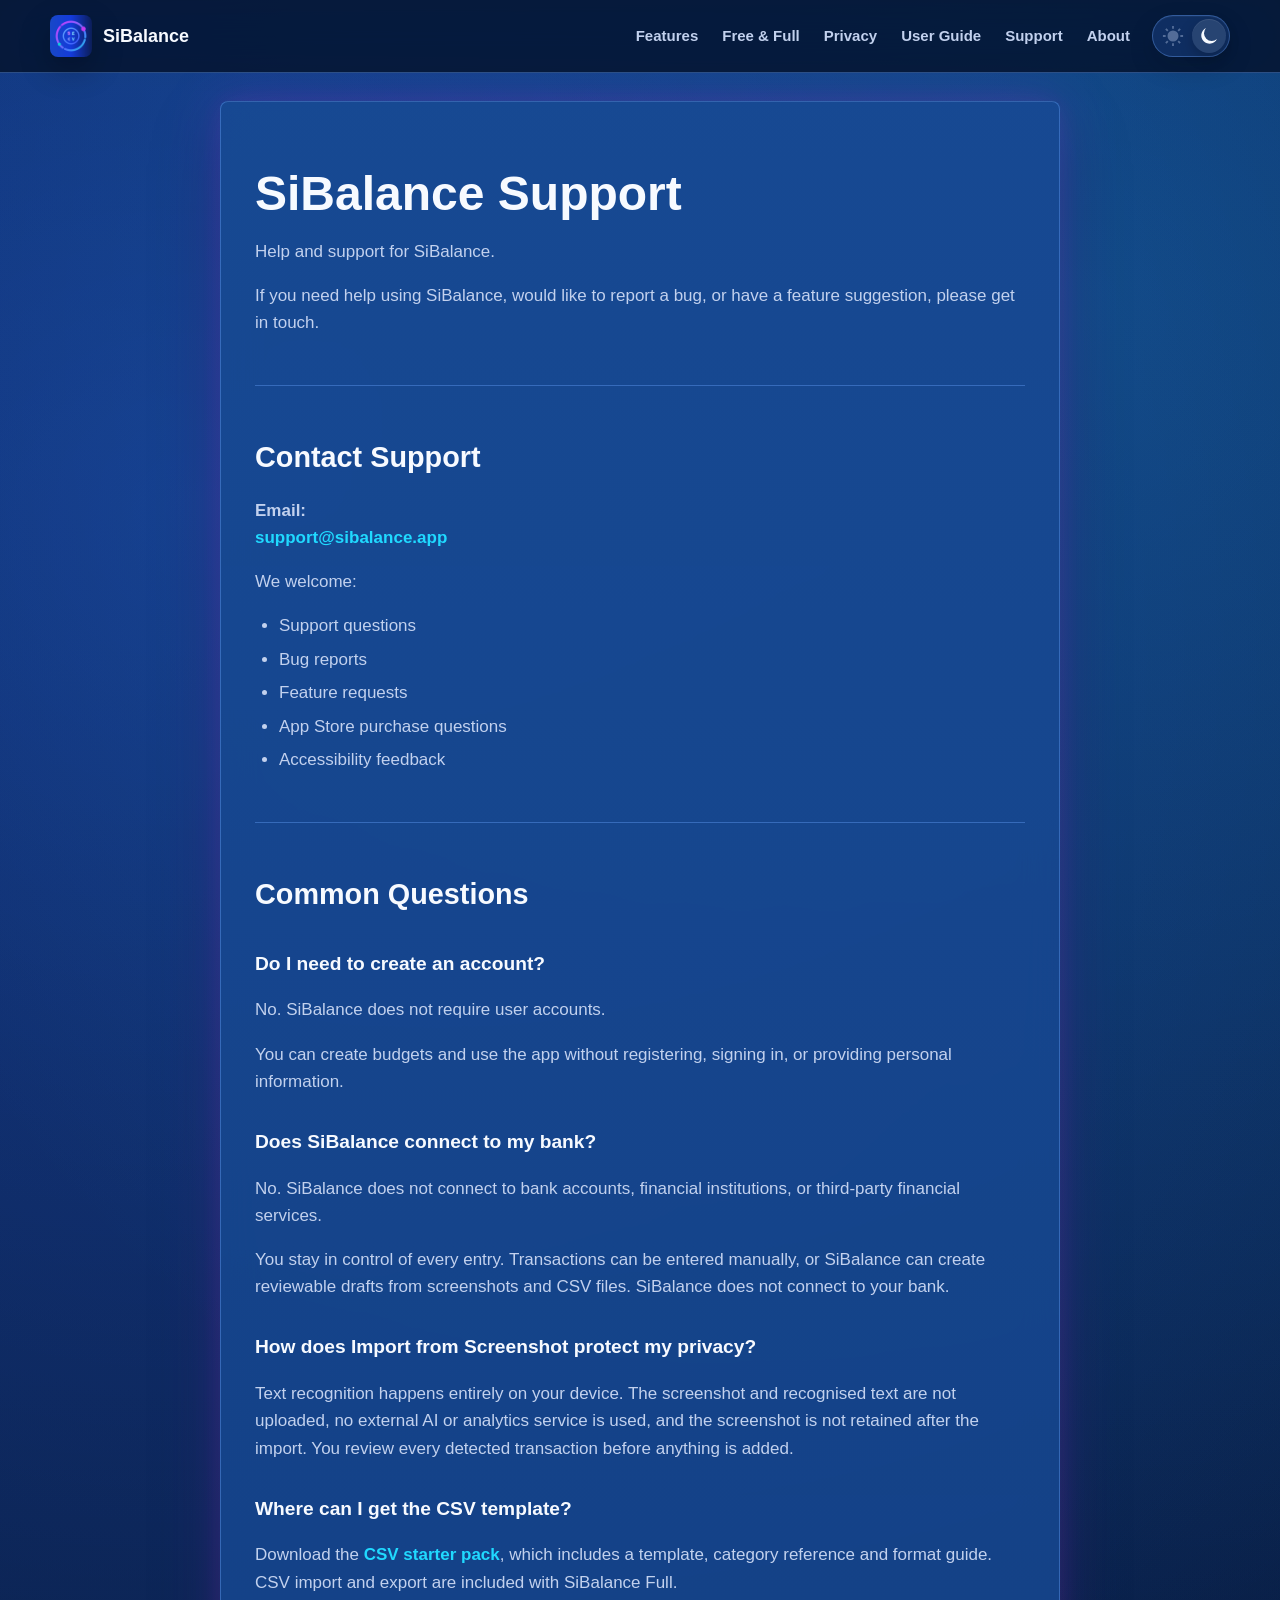
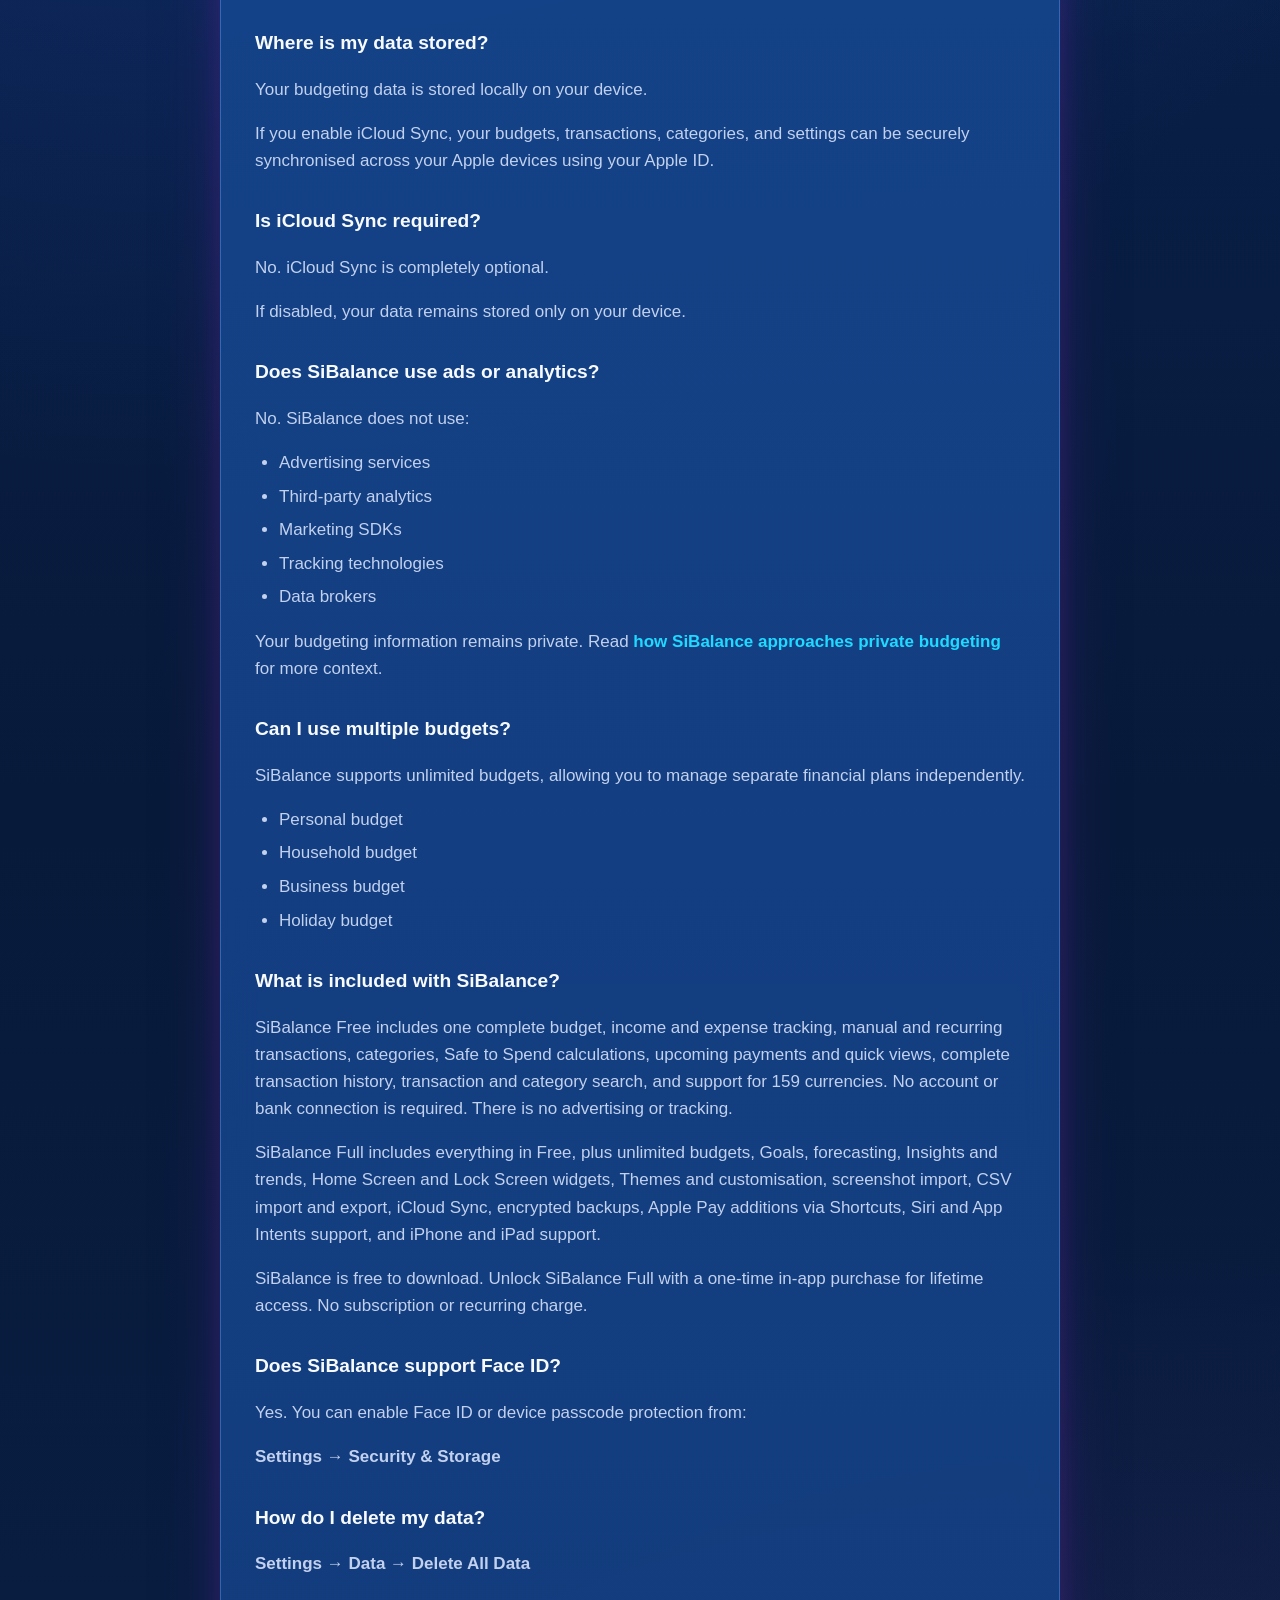
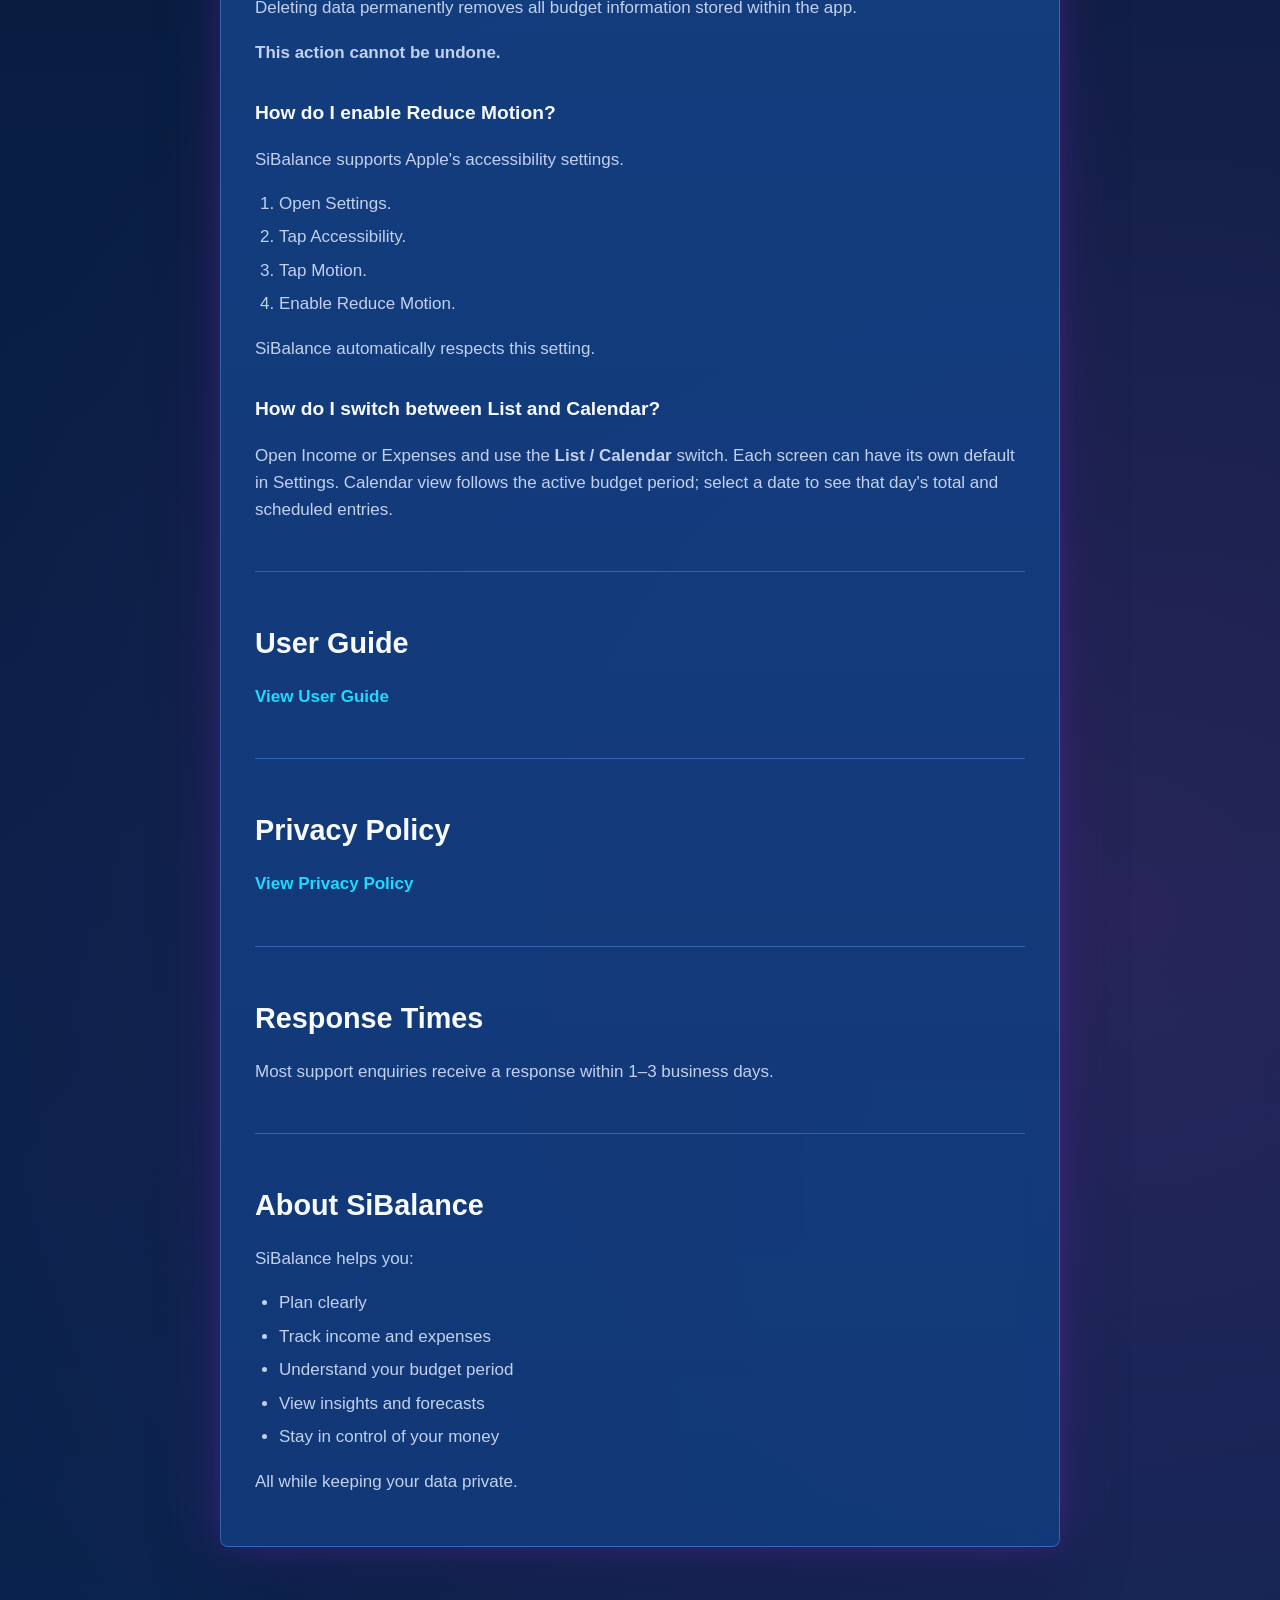
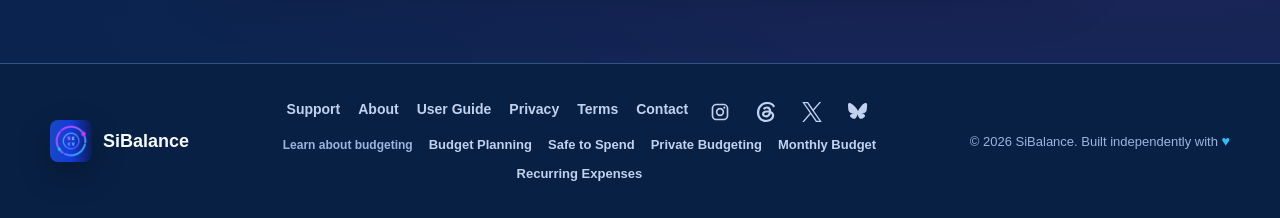
<file: support.html>
<!DOCTYPE html>
<html lang="en">
<head>
    <meta charset="UTF-8">
    <meta name="viewport" content="width=device-width, initial-scale=1.0">
    <title>SiBalance Support - Budgeting App Help</title>
    <link rel="canonical" href="https://sibalance.app/support.html">
    <link rel="icon" href="assets/favicon.png" type="image/png">
    <meta name="description" content="Get help with SiBalance for iPhone and iPad, including screenshot and CSV imports, setup, budgeting, sync, backups, purchases and privacy.">
    <meta name="theme-color" content="#081a3a">
    <meta name="apple-itunes-app" content="app-id=6776341469">
    <meta property="og:type" content="website">
    <meta property="og:site_name" content="SiBalance">
    <meta property="og:locale" content="en_GB">
    <meta property="og:title" content="SiBalance Support - Budgeting App Help">
    <meta property="og:description" content="Get help with SiBalance for iPhone and iPad, including transaction imports, setup, sync, backups and privacy.">
    <meta property="og:url" content="https://sibalance.app/support.html">
    <meta property="og:image" content="https://sibalance.app/assets/social-preview.png">
    <meta property="og:image:alt" content="SiBalance private budgeting dashboard displayed on an iPhone">
    <meta property="og:image:width" content="1200">
    <meta property="og:image:height" content="675">
    <meta property="og:image:type" content="image/png">
    <meta name="twitter:card" content="summary_large_image">
    <meta name="twitter:site" content="@SiBalanceApp">
    <meta name="twitter:title" content="SiBalance Support - Budgeting App Help">
    <meta name="twitter:description" content="Get help with SiBalance for iPhone and iPad, including transaction imports, setup, sync, backups and privacy.">
    <meta name="twitter:image" content="https://sibalance.app/assets/social-preview.png">
    <meta name="twitter:image:alt" content="SiBalance private budgeting dashboard displayed on an iPhone">
    <script type="application/ld+json">
    {
      "@context": "https://schema.org",
      "@type": "WebPage",
      "@id": "https://sibalance.app/support.html#webpage",
      "url": "https://sibalance.app/support.html",
      "name": "SiBalance Support - Budgeting App Help",
      "description": "Get help with SiBalance for iPhone and iPad, including transaction imports, setup, budgeting, sync, backups and privacy.",
      "dateModified": "2026-09-14",
      "isPartOf": {
        "@id": "https://sibalance.app/#website"
      },
      "inLanguage": "en-GB"
    }
    </script>

    <style>
        :root {
            --text: #1d1d1f;
            --secondary: #6e6e73;
            --link: #0071e3;
            --border: #d2d2d7;
            --background: #ffffff;
        }

        * {
            box-sizing: border-box;
        }

        body {
            margin: 0;
            background: var(--background);
            color: var(--text);
            font-family: -apple-system, BlinkMacSystemFont, "SF Pro Text",
                         "SF Pro Display", "Segoe UI", Roboto, Helvetica, Arial, sans-serif;
            line-height: 1.65;
            font-size: 17px;
        }

        main {
            max-width: 860px;
            margin: 0 auto;
            padding: 60px 24px 80px;
        }

        h1 {
            font-size: 3rem;
            font-weight: 700;
            line-height: 1.1;
            margin-bottom: 1rem;
        }

        h2 {
            font-size: 1.8rem;
            font-weight: 600;
            margin-top: 3rem;
            margin-bottom: 1rem;
        }

        h3 {
            font-size: 1.2rem;
            font-weight: 600;
            margin-top: 2rem;
            margin-bottom: 0.5rem;
        }

        p,
        li {
            color: var(--text);
        }

        a {
            color: var(--link);
            text-decoration: none;
        }

        a:hover {
            text-decoration: underline;
        }

        hr {
            border: none;
            border-top: 1px solid var(--border);
            margin: 3rem 0;
        }

        ul,
        ol {
            padding-left: 1.5rem;
        }

        li {
            margin-bottom: 0.4rem;
        }

        strong {
            font-weight: 600;
        }

        footer {
            margin-top: 4rem;
            color: var(--secondary);
            font-size: 0.95rem;
        }

        @media (max-width: 768px) {
            body {
                font-size: 16px;
            }

            h1 {
                font-size: 2.3rem;
            }

            h2 {
                font-size: 1.5rem;
            }
        }
    </style>
    <script src="assets/theme.js?v=7"></script>
    <link rel="stylesheet" href="assets/site.css?v=16">
    <link rel="stylesheet" href="assets/home.css?v=61">
</head>
<body>
<a class="skip-link" href="#main-content">Skip to content</a>

<header class="landing-header">
    <div class="nav-shell">
        <a class="brand" href="/" aria-label="SiBalance home">
          <img class="app-mark" src="assets/sibalance-logo-dark-96.png?v=20260914" alt="" width="42" height="42">
            <span>SiBalance</span>
        </a>

        <button class="menu-toggle" type="button" aria-expanded="false" aria-controls="landing-navigation" aria-label="Open navigation">
            <span aria-hidden="true"></span>
            <span aria-hidden="true"></span>
            <span aria-hidden="true"></span>
        </button>

        <div class="landing-navigation" id="landing-navigation">
            <nav aria-label="Site navigation">
                <a href="/#features">Features</a>
                <a href="/#pricing">Free &amp; Full</a>
                <a href="privacy.html">Privacy</a>
                <a href="user-guide.html">User Guide</a>
                <a href="support.html" aria-current="page">Support</a>
                <a href="about.html">About</a>
            </nav>

            <button class="theme-toggle" type="button" aria-label="Switch color theme" aria-pressed="false">
                <span class="theme-toggle-icon" aria-hidden="true"></span>
                <span class="theme-toggle-text">Light</span>
            </button>
        </div>
    </div>
</header>

<div class="page">
<main class="document" id="main-content">

    <h1>SiBalance Support</h1>

    <p>Help and support for SiBalance.</p>

    <p>If you need help using SiBalance, would like to report a bug, or have a feature suggestion, please get in touch.</p>

    <hr>

    <h2>Contact Support</h2>

    <p>
        <strong>Email:</strong><br>
        <a href="mailto:support@sibalance.app">support@sibalance.app</a>
    </p>

    <p>We welcome:</p>

    <ul>
        <li>Support questions</li>
        <li>Bug reports</li>
        <li>Feature requests</li>
        <li>App Store purchase questions</li>
        <li>Accessibility feedback</li>
    </ul>

    <hr>

    <h2>Common Questions</h2>

    <h3>Do I need to create an account?</h3>
    <p>No. SiBalance does not require user accounts.</p>
    <p>You can create budgets and use the app without registering, signing in, or providing personal information.</p>

    <h3>Does SiBalance connect to my bank?</h3>
    <p>No. SiBalance does not connect to bank accounts, financial institutions, or third-party financial services.</p>
    <p>You stay in control of every entry. Transactions can be entered manually, or SiBalance can create reviewable drafts from screenshots and CSV files. SiBalance does not connect to your bank.</p>

    <h3>How does Import from Screenshot protect my privacy?</h3>
    <p>Text recognition happens entirely on your device. The screenshot and recognised text are not uploaded, no external AI or analytics service is used, and the screenshot is not retained after the import. You review every detected transaction before anything is added.</p>

    <h3>Where can I get the CSV template?</h3>
    <p>Download the <a href="downloads/csv-starter-pack/SiBalance-CSV-Starter-Pack.zip">CSV starter pack</a>, which includes a template, category reference and format guide. CSV import and export are included with SiBalance Full.</p>

    <h3>Where is my data stored?</h3>
    <p>Your budgeting data is stored locally on your device.</p>
    <p>If you enable iCloud Sync, your budgets, transactions, categories, and settings can be securely synchronised across your Apple devices using your Apple ID.</p>

    <h3>Is iCloud Sync required?</h3>
    <p>No. iCloud Sync is completely optional.</p>
    <p>If disabled, your data remains stored only on your device.</p>

    <h3>Does SiBalance use ads or analytics?</h3>

    <p>No. SiBalance does not use:</p>

    <ul>
        <li>Advertising services</li>
        <li>Third-party analytics</li>
        <li>Marketing SDKs</li>
        <li>Tracking technologies</li>
        <li>Data brokers</li>
    </ul>

    <p>Your budgeting information remains private. Read <a href="private-budgeting.html">how SiBalance approaches private budgeting</a> for more context.</p>

    <h3>Can I use multiple budgets?</h3>

    <p>SiBalance supports unlimited budgets, allowing you to manage separate financial plans independently.</p>

    <ul>
        <li>Personal budget</li>
        <li>Household budget</li>
        <li>Business budget</li>
        <li>Holiday budget</li>
    </ul>

    <h3>What is included with SiBalance?</h3>

    <p>SiBalance Free includes one complete budget, income and expense tracking, manual and recurring transactions, categories, Safe to Spend calculations, upcoming payments and quick views, complete transaction history, transaction and category search, and support for 159 currencies. No account or bank connection is required. There is no advertising or tracking.</p>

    <p>SiBalance Full includes everything in Free, plus unlimited budgets, Goals, forecasting, Insights and trends, Home Screen and Lock Screen widgets, Themes and customisation, screenshot import, CSV import and export, iCloud Sync, encrypted backups, Apple Pay additions via Shortcuts, Siri and App Intents support, and iPhone and iPad support.</p>

    <p>SiBalance is free to download. Unlock SiBalance Full with a one-time in-app purchase for lifetime access. No subscription or recurring charge.</p>

    <h3>Does SiBalance support Face ID?</h3>

    <p>Yes. You can enable Face ID or device passcode protection from:</p>

    <p><strong>Settings → Security &amp; Storage</strong></p>

    <h3>How do I delete my data?</h3>

    <p><strong>Settings → Data → Delete All Data</strong></p>

    <p>Deleting data permanently removes all budget information stored within the app.</p>

    <p><strong>This action cannot be undone.</strong></p>

    <h3>How do I enable Reduce Motion?</h3>

    <p>SiBalance supports Apple's accessibility settings.</p>

    <ol>
        <li>Open Settings.</li>
        <li>Tap Accessibility.</li>
        <li>Tap Motion.</li>
        <li>Enable Reduce Motion.</li>
    </ol>

    <p>SiBalance automatically respects this setting.</p>

    <h3>How do I switch between List and Calendar?</h3>

    <p>
        Open Income or Expenses and use the <strong>List / Calendar</strong>
        switch. Each screen can have its own default in Settings. Calendar view
        follows the active budget period; select a date to see that day's total
        and scheduled entries.
    </p>

    <hr>

    <h2>User Guide</h2>

    <p>
        <a href="user-guide.html">View User Guide</a>
    </p>

    <hr>

    <h2>Privacy Policy</h2>

    <p>
        <a href="privacy.html">View Privacy Policy</a>
    </p>

    <hr>

    <h2>Response Times</h2>

    <p>Most support enquiries receive a response within 1–3 business days.</p>

    <hr>

    <h2>About SiBalance</h2>

    <p>SiBalance helps you:</p>

    <ul>
        <li>Plan clearly</li>
        <li>Track income and expenses</li>
        <li>Understand your budget period</li>
        <li>View insights and forecasts</li>
        <li>Stay in control of your money</li>
    </ul>

    <p>All while keeping your data private.</p>

</main>
</div>

<footer class="landing-footer">
    <div class="landing-shell footer-layout">
        <a class="brand" href="/" aria-label="SiBalance home">
        <img class="app-mark" src="assets/sibalance-logo-dark-96.png?v=20260914" alt="" width="36" height="36" loading="lazy" decoding="async">
            <span>SiBalance</span>
        </a>
        <div class="footer-links">
            <nav aria-label="Footer navigation">
                <a href="support.html">Support</a><a href="about.html">About</a><a href="user-guide.html">User Guide</a><a href="privacy.html">Privacy</a><a href="terms.html">Terms</a><a href="mailto:support@sibalance.app">Contact</a>
                <a class="social-icon" href="https://www.instagram.com/getsibalanceapp/" target="_blank" rel="noopener noreferrer" aria-label="Follow SiBalance on Instagram" title="Instagram"><span class="social-icon-mark social-icon-instagram" aria-hidden="true"></span></a><a class="social-icon" href="https://www.threads.com/@getsibalanceapp" target="_blank" rel="noopener noreferrer" aria-label="Follow SiBalance on Threads" title="Threads"><span class="social-icon-mark social-icon-threads" aria-hidden="true"></span></a><a class="social-icon" href="https://x.com/getsibalanceapp" target="_blank" rel="noopener noreferrer" aria-label="Follow SiBalance on X" title="X"><span class="social-icon-mark social-icon-x" aria-hidden="true"></span></a><a class="social-icon" href="https://bsky.app/profile/getsibalanceapp.bsky.social" target="_blank" rel="noopener noreferrer" aria-label="Follow SiBalance on Bluesky" title="Bluesky"><span class="social-icon-mark social-icon-bluesky" aria-hidden="true"></span></a>
            </nav>
            <div class="footer-learn"><span class="footer-learn-label">Learn about budgeting</span><a href="budget-planning.html">Budget Planning</a><a href="safe-to-spend.html">Safe to Spend</a><a href="private-budgeting.html">Private Budgeting</a><a href="guides/monthly-budget.html">Monthly Budget</a><a href="guides/recurring-expenses.html">Recurring Expenses</a></div>
        </div>
        <p>© 2026 SiBalance. Built independently with <span class="independent-heart" role="img" aria-label="love">♥</span></p>
    </div>
</footer>

<script src="assets/home.js?v=4"></script>
</body>
</html>
</file>
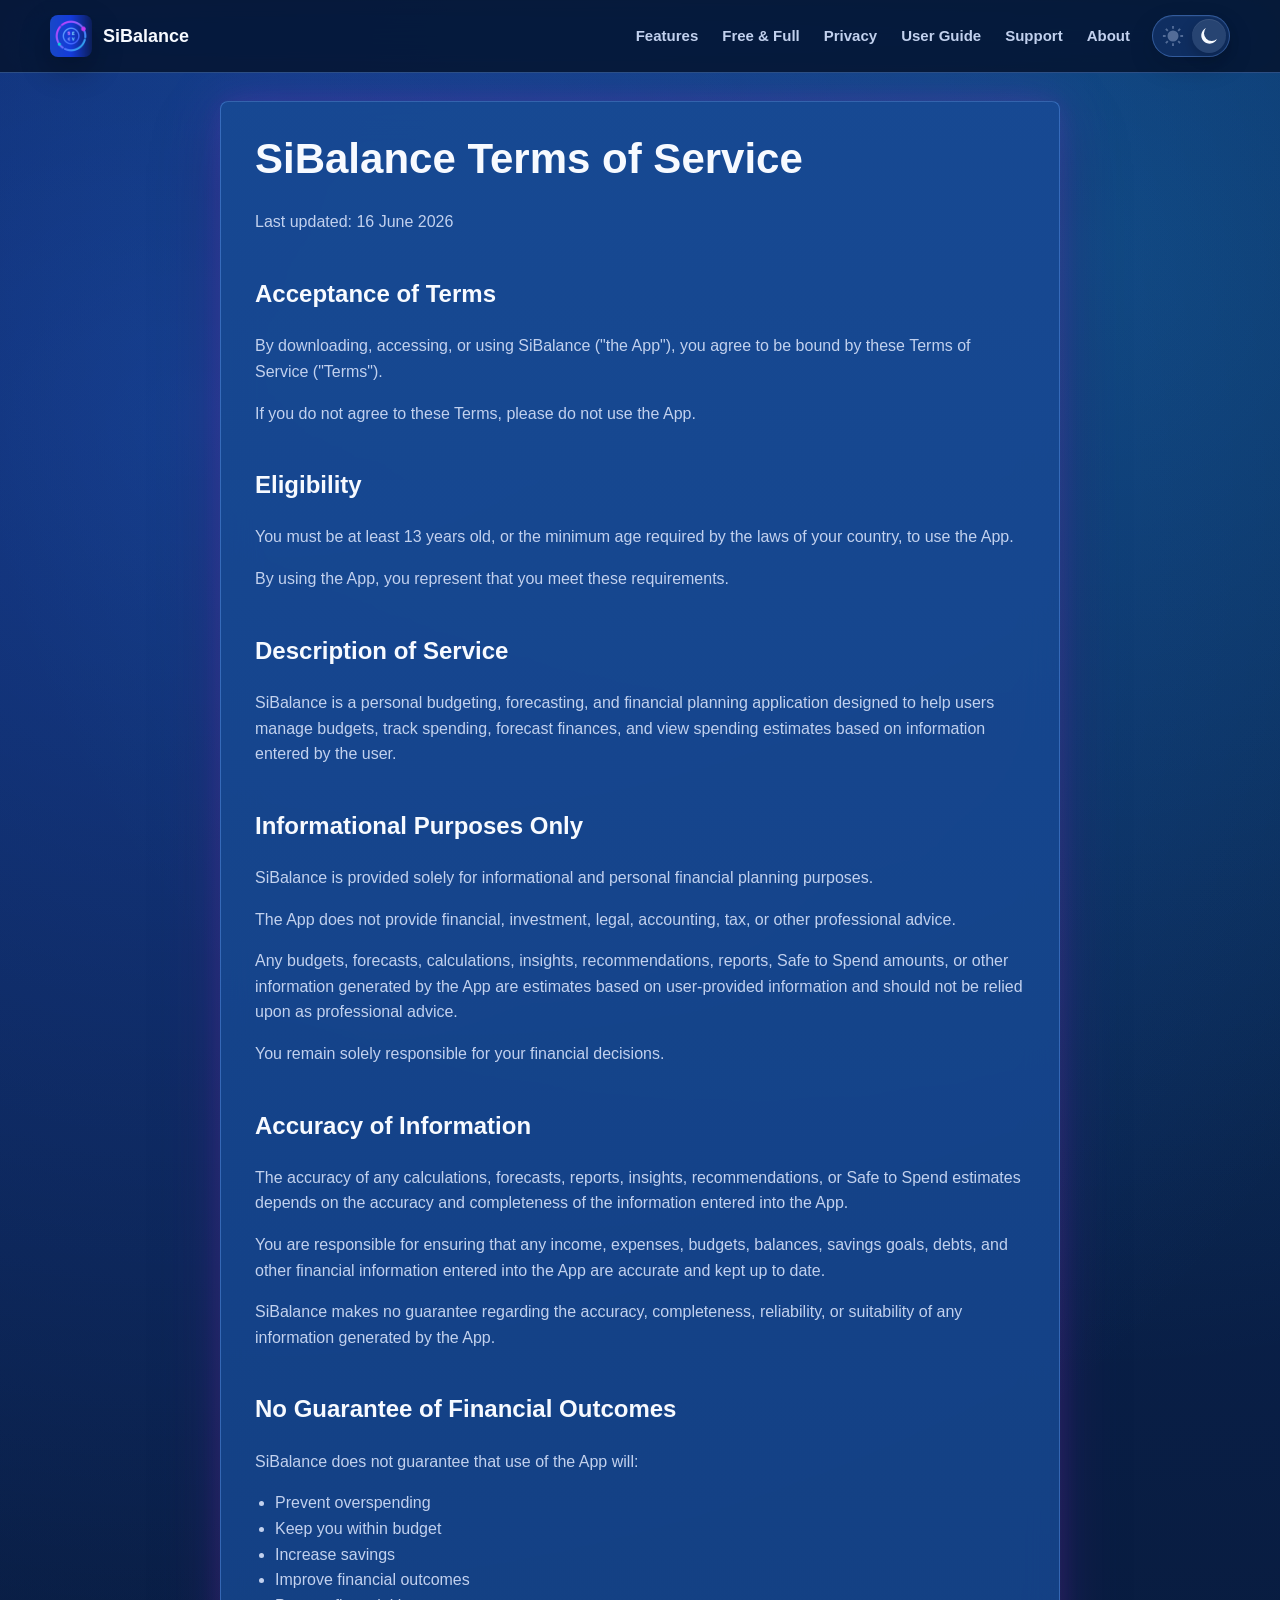
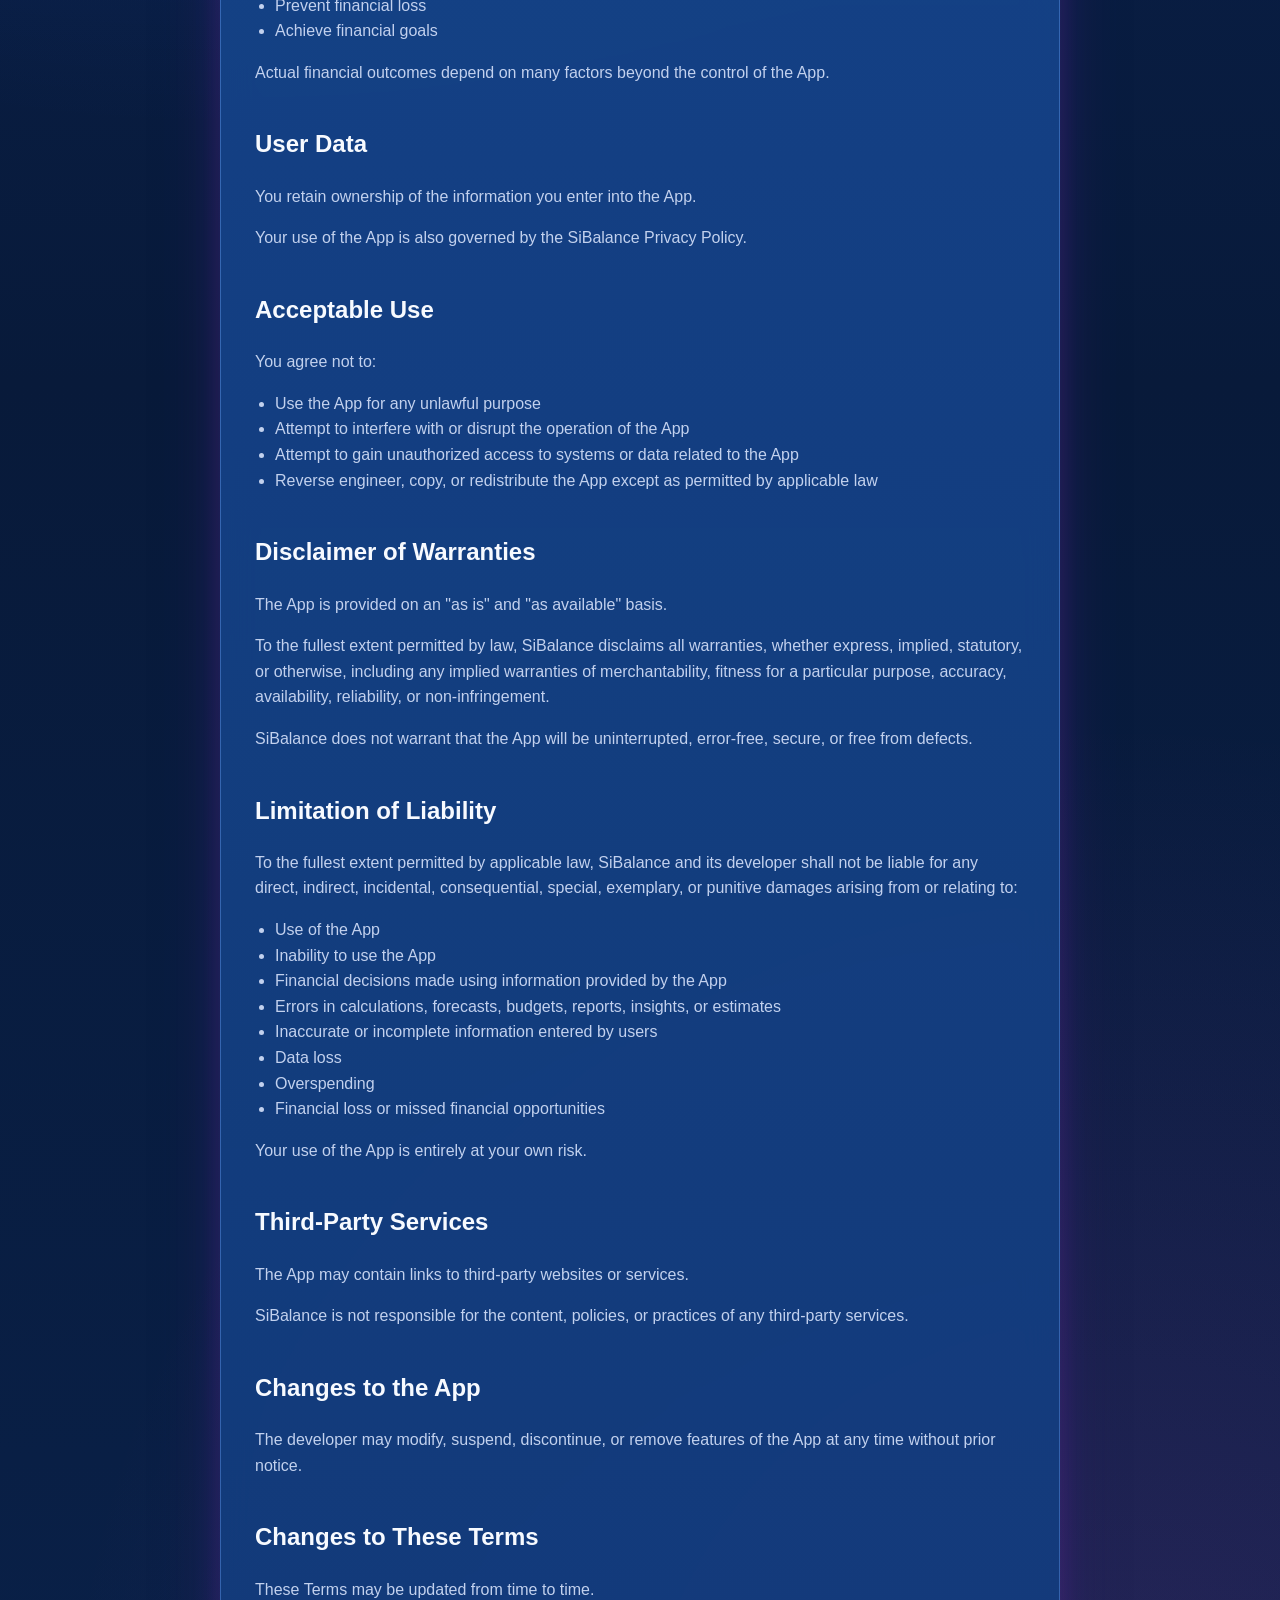
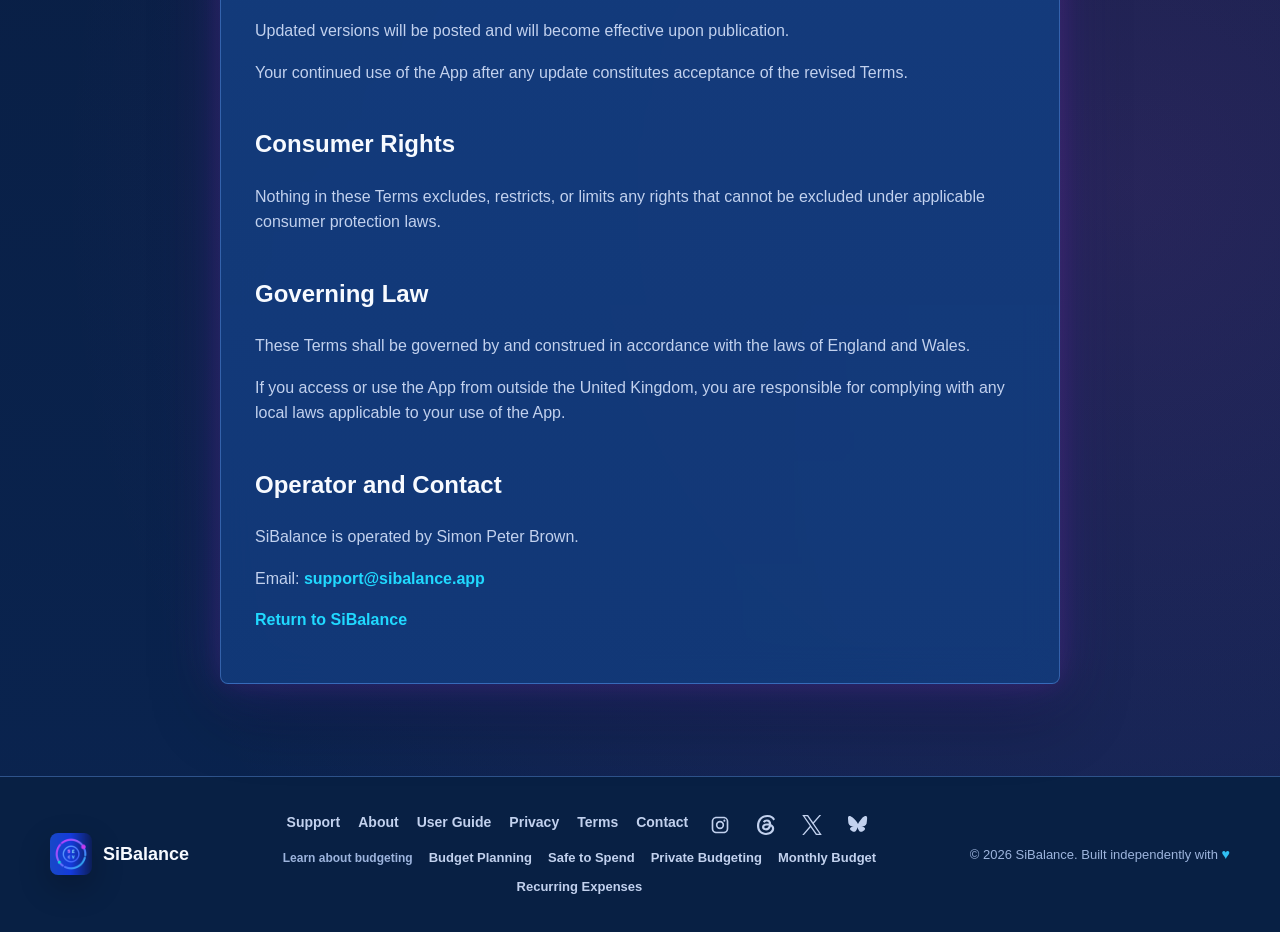
<file: terms.html>
<!DOCTYPE html>
<html lang="en">
<head>
  <meta charset="UTF-8">
  <meta name="viewport" content="width=device-width, initial-scale=1.0">
  <title>SiBalance Terms of Service</title>
  <link rel="canonical" href="https://sibalance.app/terms.html">
  <link rel="icon" href="assets/favicon.png" type="image/png">
  <meta name="description" content="Read the terms governing use of SiBalance, the private manual budgeting app for iPhone and iPad.">
  <meta name="theme-color" content="#081a3a">
  <meta name="apple-itunes-app" content="app-id=6776341469">
  <meta property="og:type" content="website">
  <meta property="og:site_name" content="SiBalance">
  <meta property="og:locale" content="en_GB">
  <meta property="og:title" content="SiBalance Terms of Service">
  <meta property="og:description" content="Terms governing use of the SiBalance private manual budgeting app for iPhone and iPad.">
  <meta property="og:url" content="https://sibalance.app/terms.html">
  <meta property="og:image" content="https://sibalance.app/assets/social-preview.png">
  <meta property="og:image:alt" content="SiBalance private budgeting dashboard displayed on an iPhone">
  <meta property="og:image:width" content="1200">
  <meta property="og:image:height" content="675">
  <meta property="og:image:type" content="image/png">
  <meta name="twitter:card" content="summary_large_image">
  <meta name="twitter:site" content="@SiBalanceApp">
  <meta name="twitter:title" content="SiBalance Terms of Service">
  <meta name="twitter:description" content="Terms governing use of the SiBalance private manual budgeting app for iPhone and iPad.">
  <meta name="twitter:image" content="https://sibalance.app/assets/social-preview.png">
  <meta name="twitter:image:alt" content="SiBalance private budgeting dashboard displayed on an iPhone">
  <script type="application/ld+json">
  {
    "@context": "https://schema.org",
    "@type": "WebPage",
    "@id": "https://sibalance.app/terms.html#webpage",
    "url": "https://sibalance.app/terms.html",
    "name": "SiBalance Terms of Service",
    "description": "Terms governing use of the SiBalance private manual budgeting app for iPhone and iPad.",
    "isPartOf": {
      "@id": "https://sibalance.app/#website"
    },
    "inLanguage": "en-GB"
  }
  </script>

  <style>
    :root {
      --ink: #071734;
      --muted: #5f6f91;
      --line: #dbe5ff;
      --brand: #12cfe3;
      --accent: #bd39ef;
      --wash: #f5f8ff;
    }

    * {
      box-sizing: border-box;
    }

    body {
      font-family: -apple-system, BlinkMacSystemFont, "Segoe UI", sans-serif;
      margin: 0;
      padding: 0;
      line-height: 1.6;
      color: var(--ink);
      background:
        radial-gradient(circle at 16% 12%, rgba(189, 57, 239, 0.14), transparent 28%),
        radial-gradient(circle at 82% 6%, rgba(18, 207, 227, 0.14), transparent 30%),
        linear-gradient(180deg, var(--wash) 0, #fff 360px);
    }

    .page {
      max-width: 840px;
      margin: 0 auto;
      padding: 28px 24px 52px;
    }

    .site-header {
      display: flex;
      align-items: center;
      justify-content: space-between;
      gap: 20px;
      margin-bottom: 54px;
    }

    .brand {
      display: flex;
      align-items: center;
      gap: 12px;
      color: var(--ink);
      font-weight: 700;
    }

    .app-mark {
      width: 42px;
      height: 42px;
      border-radius: 9px;
      box-shadow: 0 12px 28px rgba(7, 23, 52, 0.18);
      object-fit: cover;
    }

    nav {
      display: flex;
      flex-wrap: wrap;
      gap: 18px;
      font-size: 15px;
    }

    main {
      border: 1px solid var(--line);
      border-radius: 8px;
      padding: 34px;
      background: #fff;
      box-shadow: 0 18px 40px rgba(7, 23, 52, 0.07);
    }

    h1,
    h2 {
      color: var(--ink);
    }

    h1 {
      margin-top: 0;
      font-size: 42px;
      line-height: 1.08;
      letter-spacing: 0;
    }

    h2 {
      margin-top: 40px;
    }

    .date {
      color: var(--muted);
      margin-bottom: 30px;
    }

    ul {
      padding-left: 20px;
    }

    footer {
      margin-top: 40px;
      color: var(--muted);
      font-size: 14px;
    }

    a {
      color: var(--accent);
      text-decoration: none;
      font-weight: 600;
    }

    a:hover {
      text-decoration: underline;
    }

    @media (max-width: 720px) {
      .page {
        padding: 22px 18px 36px;
      }

      .site-header {
        align-items: flex-start;
        flex-direction: column;
        margin-bottom: 34px;
      }

      main {
        padding: 24px 20px;
      }

      h1 {
        font-size: 34px;
      }
    }
  </style>
  <script src="assets/theme.js?v=7"></script>
  <link rel="stylesheet" href="assets/site.css?v=16">
  <link rel="stylesheet" href="assets/home.css?v=61">
</head>
<body>
  <a class="skip-link" href="#main-content">Skip to content</a>

  <header class="landing-header">
    <div class="nav-shell">
      <a class="brand" href="/" aria-label="SiBalance home">
        <img class="app-mark" src="assets/sibalance-logo-dark-96.png?v=20260914" alt="" width="42" height="42">
        <span>SiBalance</span>
      </a>

      <button class="menu-toggle" type="button" aria-expanded="false" aria-controls="landing-navigation" aria-label="Open navigation">
        <span aria-hidden="true"></span>
        <span aria-hidden="true"></span>
        <span aria-hidden="true"></span>
      </button>

      <div class="landing-navigation" id="landing-navigation">
        <nav aria-label="Site navigation">
          <a href="/#features">Features</a>
          <a href="/#pricing">Free &amp; Full</a>
          <a href="privacy.html">Privacy</a>
          <a href="user-guide.html">User Guide</a>
          <a href="support.html">Support</a>
          <a href="about.html">About</a>
        </nav>

        <button class="theme-toggle" type="button" aria-label="Switch color theme" aria-pressed="false">
          <span class="theme-toggle-icon" aria-hidden="true"></span>
          <span class="theme-toggle-text">Light</span>
        </button>
      </div>
    </div>
  </header>

  <div class="page">
    <main class="document" id="main-content">
      <h1>SiBalance Terms of Service</h1>
      <p class="date">Last updated: 16 June 2026</p>

  <h2>Acceptance of Terms</h2>

  <p>
    By downloading, accessing, or using SiBalance ("the App"), you agree to be
    bound by these Terms of Service ("Terms").
  </p>

  <p>
    If you do not agree to these Terms, please do not use the App.
  </p>

  <h2>Eligibility</h2>

  <p>
    You must be at least 13 years old, or the minimum age required by the laws of
    your country, to use the App.
  </p>

  <p>
    By using the App, you represent that you meet these requirements.
  </p>

  <h2>Description of Service</h2>

  <p>
    SiBalance is a personal budgeting, forecasting, and financial planning
    application designed to help users manage budgets, track spending, forecast
    finances, and view spending estimates based on information entered by the user.
  </p>

  <h2>Informational Purposes Only</h2>

  <p>
    SiBalance is provided solely for informational and personal financial planning
    purposes.
  </p>

  <p>
    The App does not provide financial, investment, legal, accounting, tax, or
    other professional advice.
  </p>

  <p>
    Any budgets, forecasts, calculations, insights, recommendations, reports,
    Safe to Spend amounts, or other information generated by the App are estimates
    based on user-provided information and should not be relied upon as
    professional advice.
  </p>

  <p>
    You remain solely responsible for your financial decisions.
  </p>

  <h2>Accuracy of Information</h2>

  <p>
    The accuracy of any calculations, forecasts, reports, insights,
    recommendations, or Safe to Spend estimates depends on the accuracy and
    completeness of the information entered into the App.
  </p>

  <p>
    You are responsible for ensuring that any income, expenses, budgets, balances,
    savings goals, debts, and other financial information entered into the App are
    accurate and kept up to date.
  </p>

  <p>
    SiBalance makes no guarantee regarding the accuracy, completeness, reliability,
    or suitability of any information generated by the App.
  </p>

  <h2>No Guarantee of Financial Outcomes</h2>

  <p>SiBalance does not guarantee that use of the App will:</p>

  <ul>
    <li>Prevent overspending</li>
    <li>Keep you within budget</li>
    <li>Increase savings</li>
    <li>Improve financial outcomes</li>
    <li>Prevent financial loss</li>
    <li>Achieve financial goals</li>
  </ul>

  <p>
    Actual financial outcomes depend on many factors beyond the control of the App.
  </p>

  <h2>User Data</h2>

  <p>
    You retain ownership of the information you enter into the App.
  </p>

  <p>
    Your use of the App is also governed by the SiBalance Privacy Policy.
  </p>

  <h2>Acceptable Use</h2>

  <p>You agree not to:</p>

  <ul>
    <li>Use the App for any unlawful purpose</li>
    <li>Attempt to interfere with or disrupt the operation of the App</li>
    <li>Attempt to gain unauthorized access to systems or data related to the App</li>
    <li>Reverse engineer, copy, or redistribute the App except as permitted by applicable law</li>
  </ul>

  <h2>Disclaimer of Warranties</h2>

  <p>
    The App is provided on an "as is" and "as available" basis.
  </p>

  <p>
    To the fullest extent permitted by law, SiBalance disclaims all warranties,
    whether express, implied, statutory, or otherwise, including any implied
    warranties of merchantability, fitness for a particular purpose, accuracy,
    availability, reliability, or non-infringement.
  </p>

  <p>
    SiBalance does not warrant that the App will be uninterrupted, error-free,
    secure, or free from defects.
  </p>

  <h2>Limitation of Liability</h2>

  <p>
    To the fullest extent permitted by applicable law, SiBalance and its developer
    shall not be liable for any direct, indirect, incidental, consequential,
    special, exemplary, or punitive damages arising from or relating to:
  </p>

  <ul>
    <li>Use of the App</li>
    <li>Inability to use the App</li>
    <li>Financial decisions made using information provided by the App</li>
    <li>Errors in calculations, forecasts, budgets, reports, insights, or estimates</li>
    <li>Inaccurate or incomplete information entered by users</li>
    <li>Data loss</li>
    <li>Overspending</li>
    <li>Financial loss or missed financial opportunities</li>
  </ul>

  <p>
    Your use of the App is entirely at your own risk.
  </p>

  <h2>Third-Party Services</h2>

  <p>
    The App may contain links to third-party websites or services.
  </p>

  <p>
    SiBalance is not responsible for the content, policies, or practices of any
    third-party services.
  </p>

  <h2>Changes to the App</h2>

  <p>
    The developer may modify, suspend, discontinue, or remove features of the App
    at any time without prior notice.
  </p>

  <h2>Changes to These Terms</h2>

  <p>
    These Terms may be updated from time to time.
  </p>

  <p>
    Updated versions will be posted and will become effective upon publication.
  </p>

  <p>
    Your continued use of the App after any update constitutes acceptance of the
    revised Terms.
  </p>

  <h2>Consumer Rights</h2>

  <p>
    Nothing in these Terms excludes, restricts, or limits any rights that cannot
    be excluded under applicable consumer protection laws.
  </p>

  <h2>Governing Law</h2>

  <p>
    These Terms shall be governed by and construed in accordance with the laws of
    England and Wales.
  </p>

  <p>
    If you access or use the App from outside the United Kingdom, you are
    responsible for complying with any local laws applicable to your use of the App.
  </p>

  <h2>Operator and Contact</h2>

  <p>
    SiBalance is operated by Simon Peter Brown.
  </p>

  <p>
    Email: <a href="mailto:support@sibalance.app">support@sibalance.app</a>
  </p>

  <p>
    <a href="/">Return to SiBalance</a>
  </p>

    </main>
  </div>

  <footer class="landing-footer">
    <div class="landing-shell footer-layout">
      <a class="brand" href="/" aria-label="SiBalance home">
      <img class="app-mark" src="assets/sibalance-logo-dark-96.png?v=20260914" alt="" width="36" height="36" loading="lazy" decoding="async">
        <span>SiBalance</span>
      </a>
      <div class="footer-links">
        <nav aria-label="Footer navigation">
          <a href="support.html">Support</a><a href="about.html">About</a><a href="user-guide.html">User Guide</a><a href="privacy.html">Privacy</a><a href="terms.html">Terms</a><a href="mailto:support@sibalance.app">Contact</a>
          <a class="social-icon" href="https://www.instagram.com/getsibalanceapp/" target="_blank" rel="noopener noreferrer" aria-label="Follow SiBalance on Instagram" title="Instagram"><span class="social-icon-mark social-icon-instagram" aria-hidden="true"></span></a><a class="social-icon" href="https://www.threads.com/@getsibalanceapp" target="_blank" rel="noopener noreferrer" aria-label="Follow SiBalance on Threads" title="Threads"><span class="social-icon-mark social-icon-threads" aria-hidden="true"></span></a><a class="social-icon" href="https://x.com/getsibalanceapp" target="_blank" rel="noopener noreferrer" aria-label="Follow SiBalance on X" title="X"><span class="social-icon-mark social-icon-x" aria-hidden="true"></span></a><a class="social-icon" href="https://bsky.app/profile/getsibalanceapp.bsky.social" target="_blank" rel="noopener noreferrer" aria-label="Follow SiBalance on Bluesky" title="Bluesky"><span class="social-icon-mark social-icon-bluesky" aria-hidden="true"></span></a>
        </nav>
        <div class="footer-learn"><span class="footer-learn-label">Learn about budgeting</span><a href="budget-planning.html">Budget Planning</a><a href="safe-to-spend.html">Safe to Spend</a><a href="private-budgeting.html">Private Budgeting</a><a href="guides/monthly-budget.html">Monthly Budget</a><a href="guides/recurring-expenses.html">Recurring Expenses</a></div>
      </div>
      <p>© 2026 SiBalance. Built independently with <span class="independent-heart" role="img" aria-label="love">♥</span></p>
    </div>
  </footer>

  <script src="assets/home.js?v=4"></script>
</body>
</html>
</file>
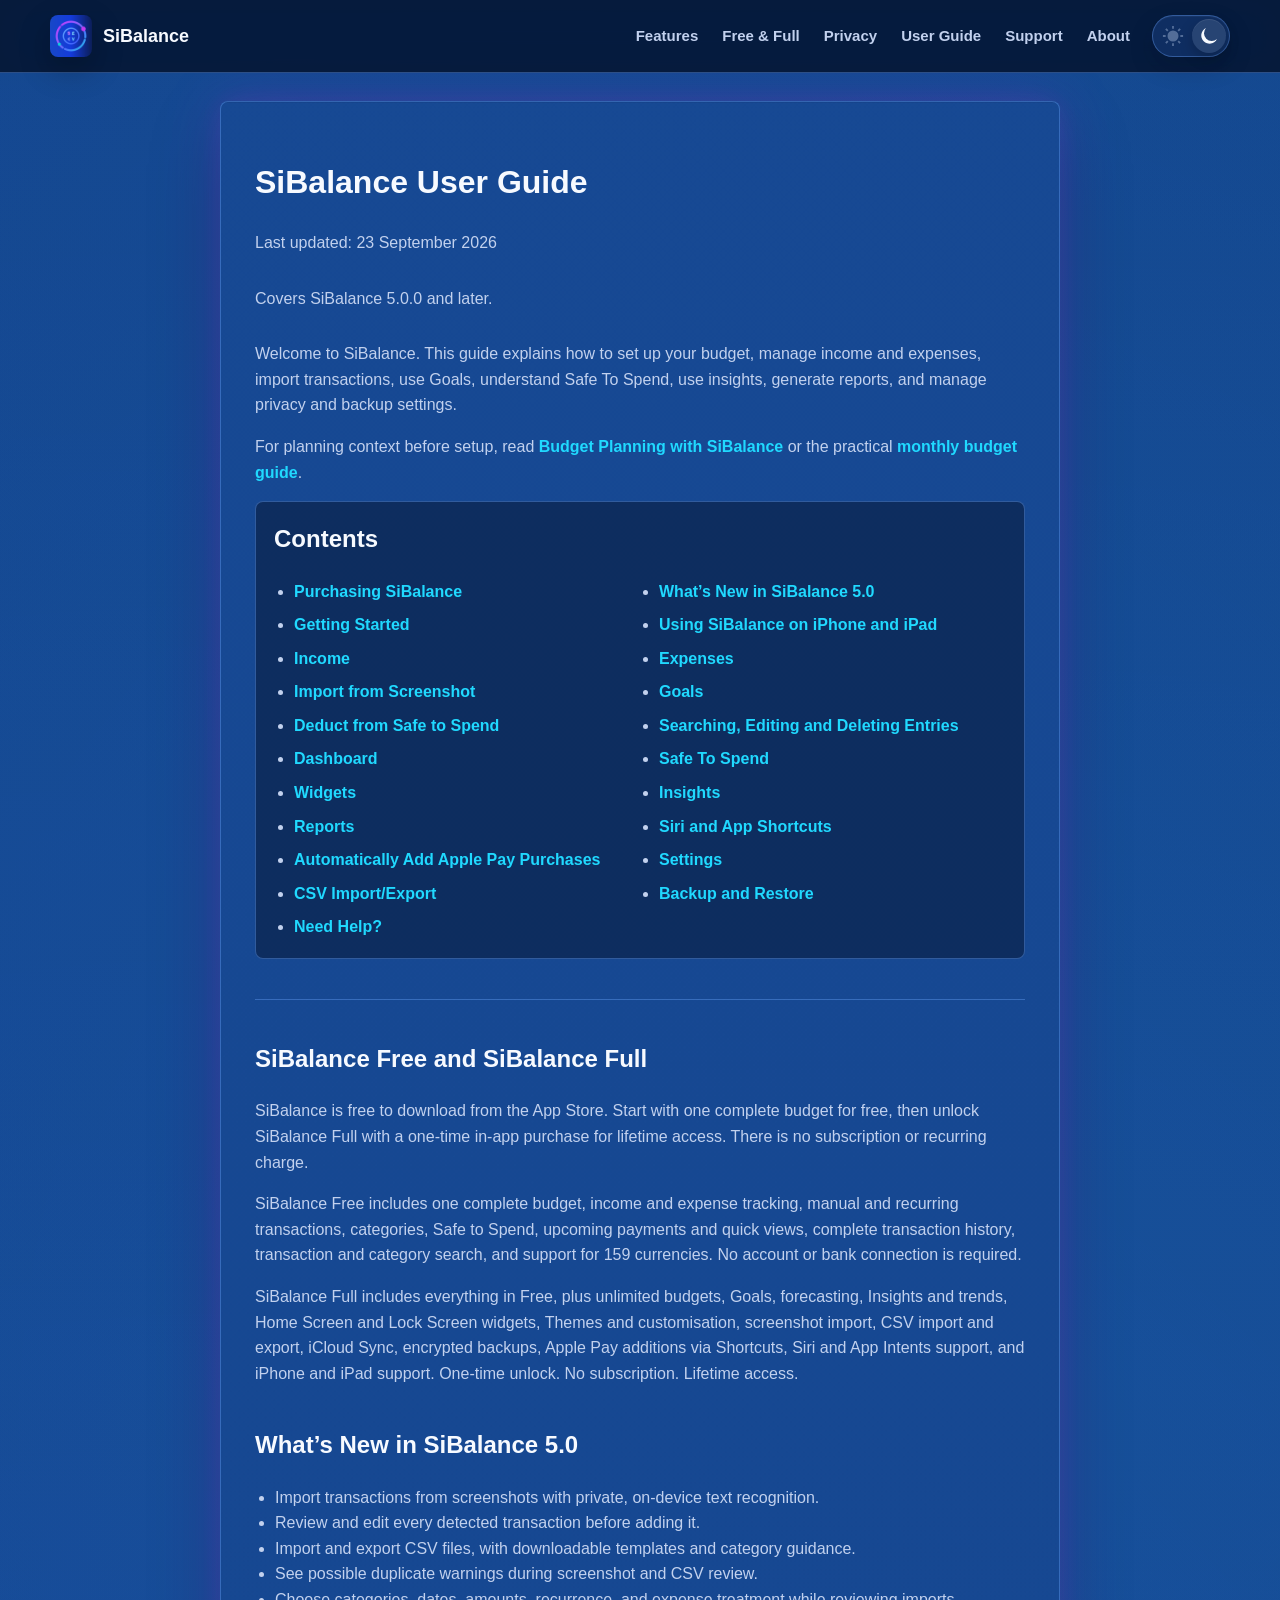
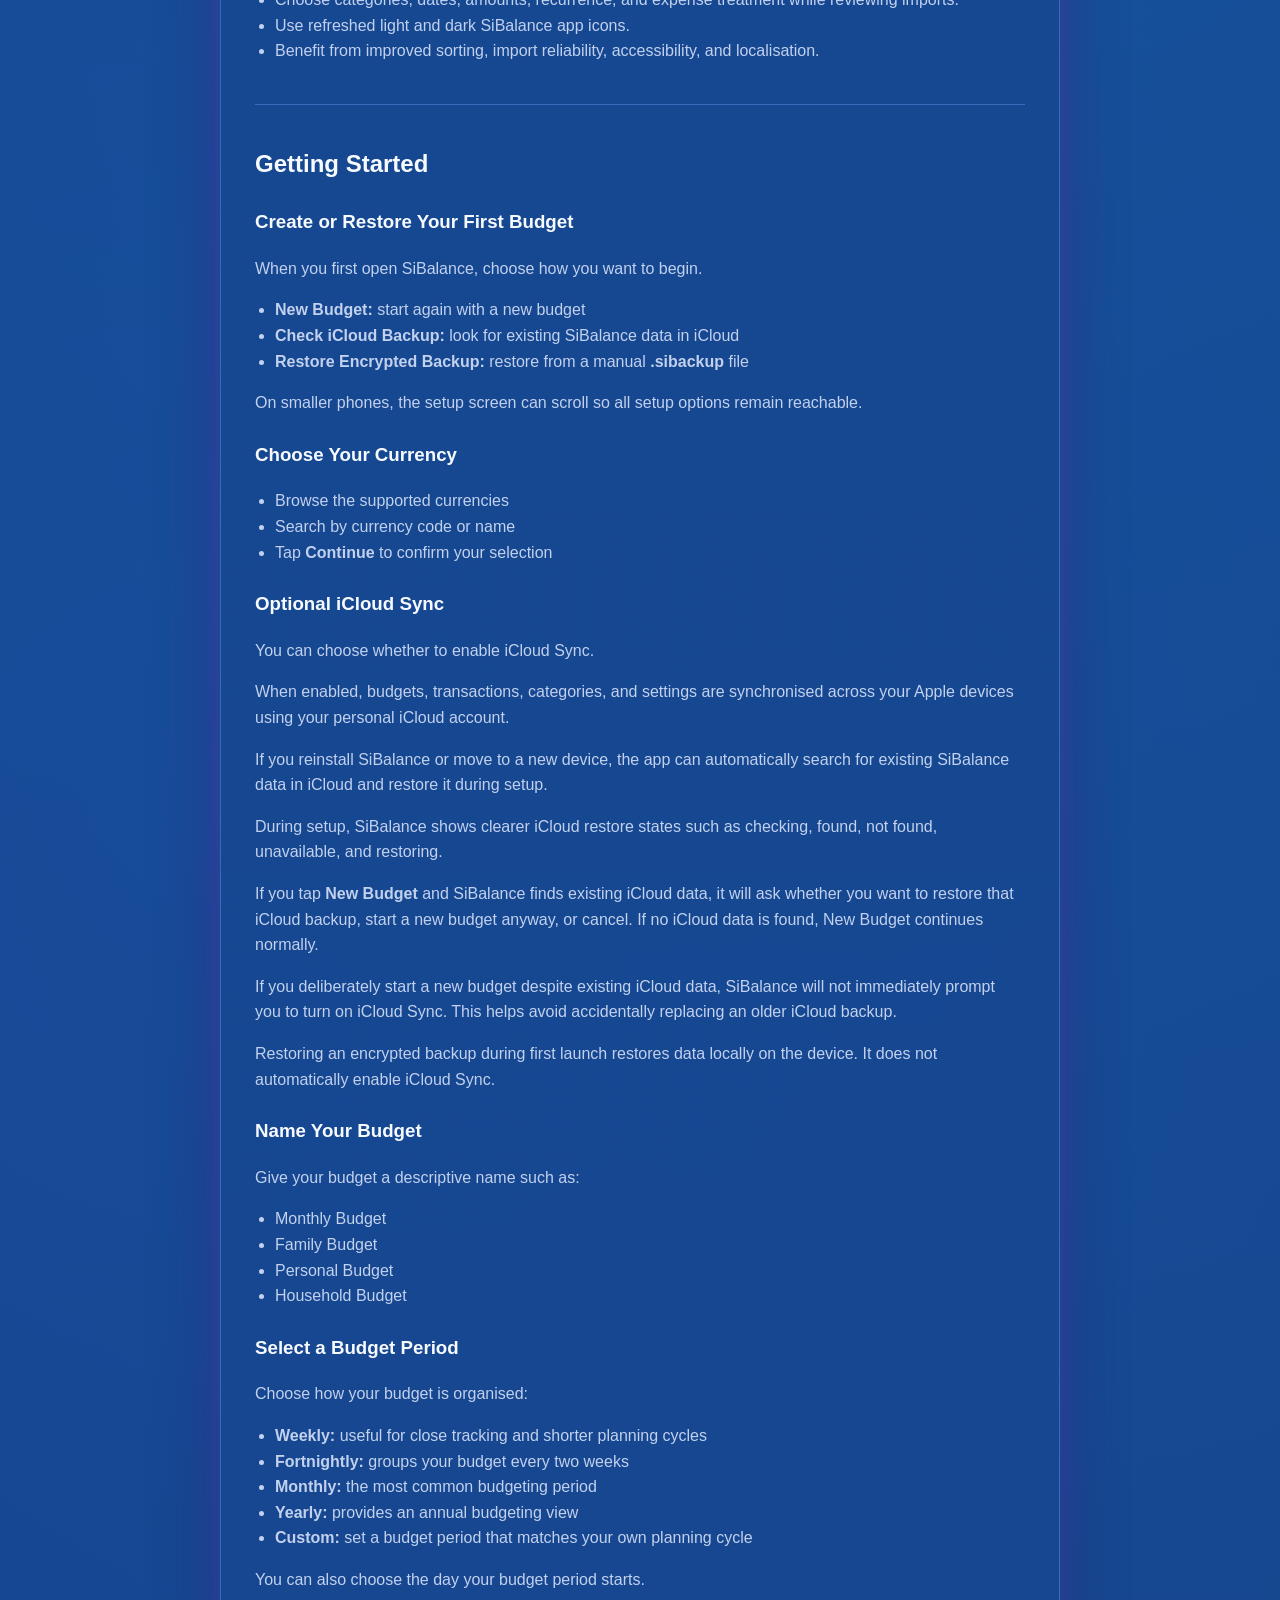
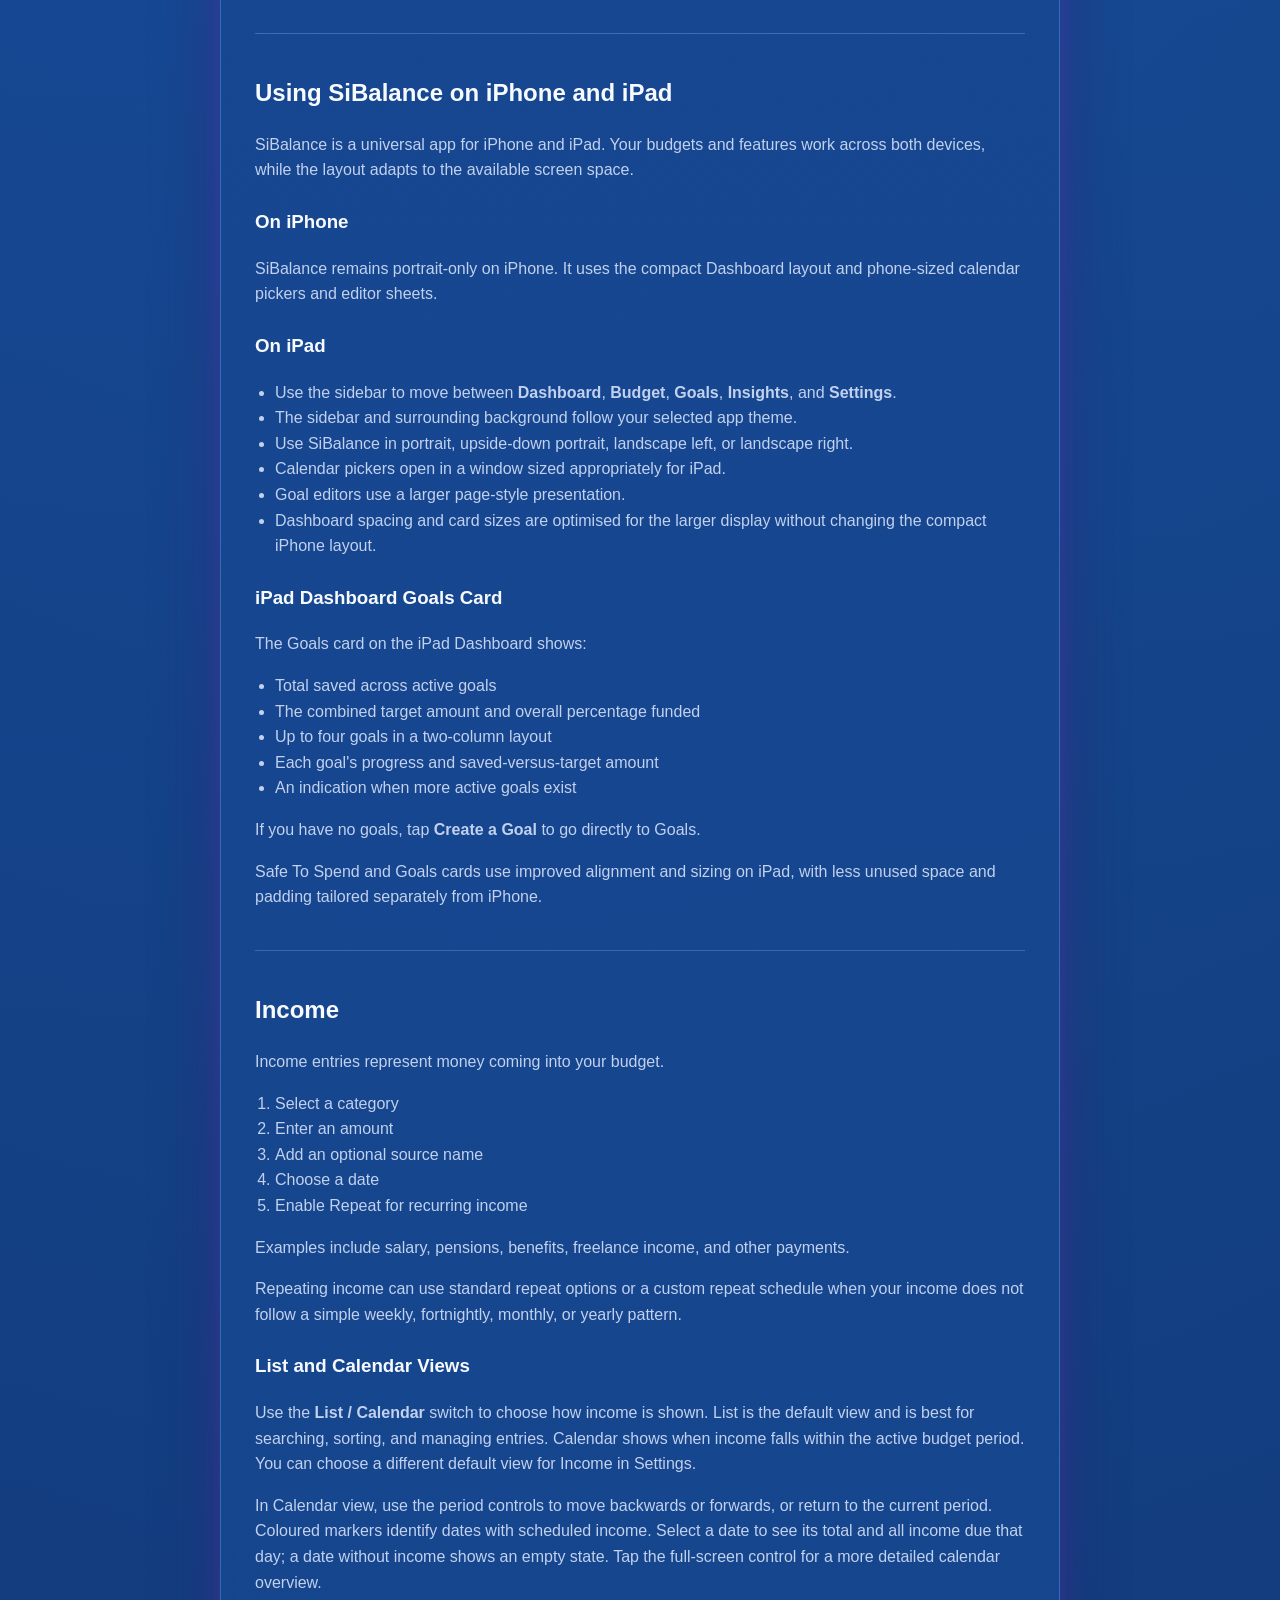
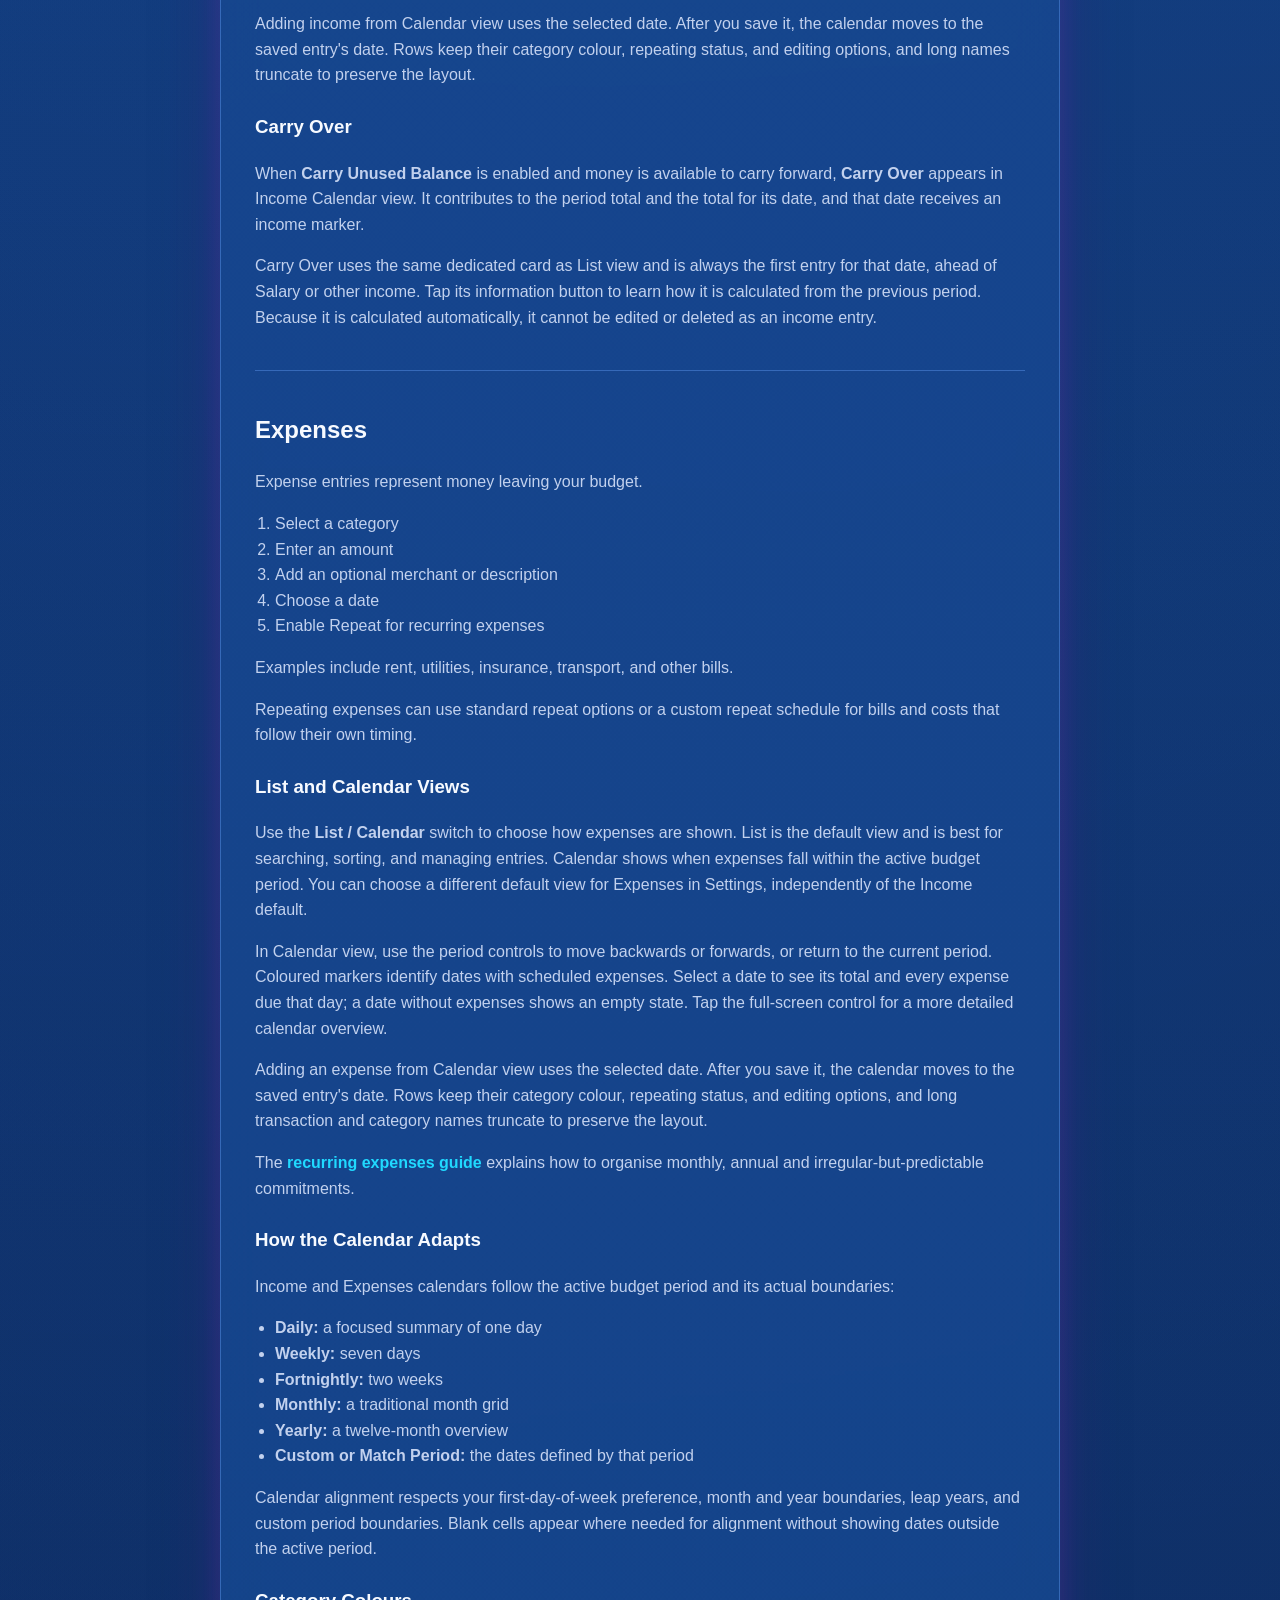
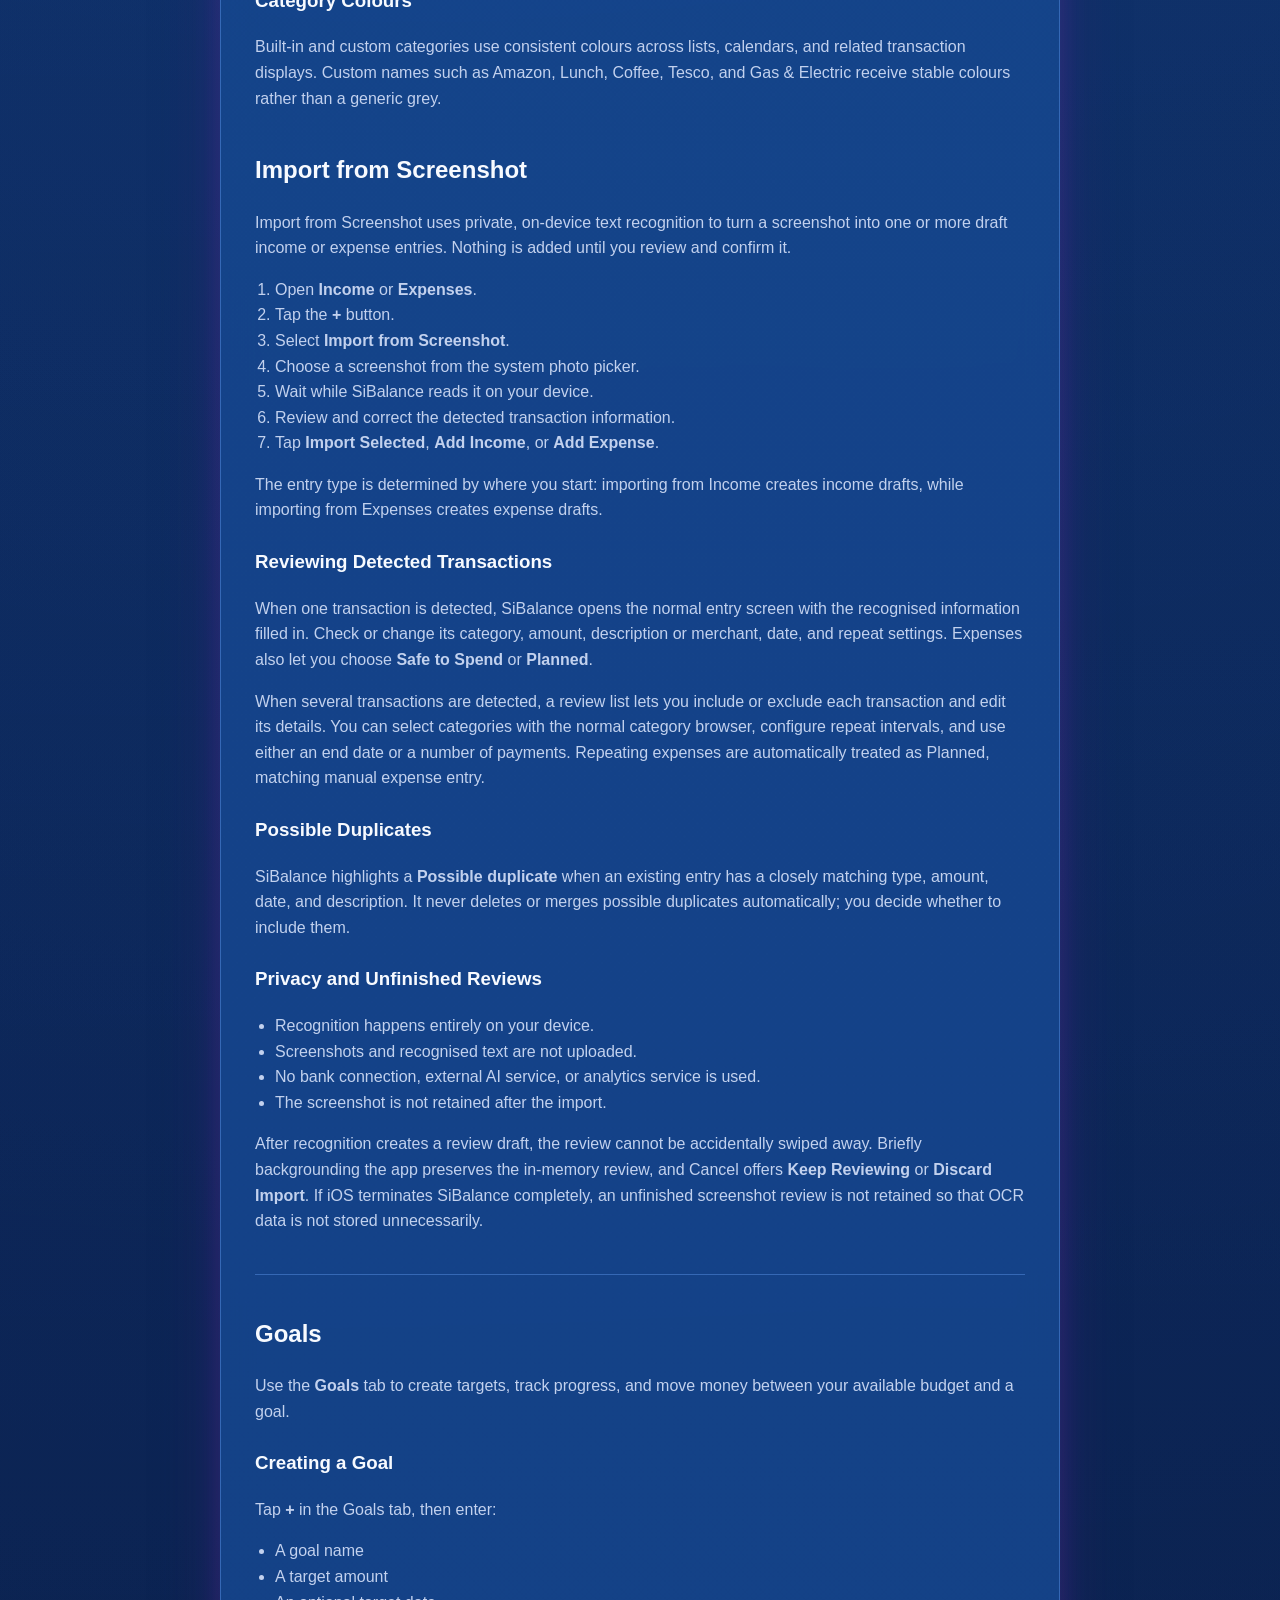
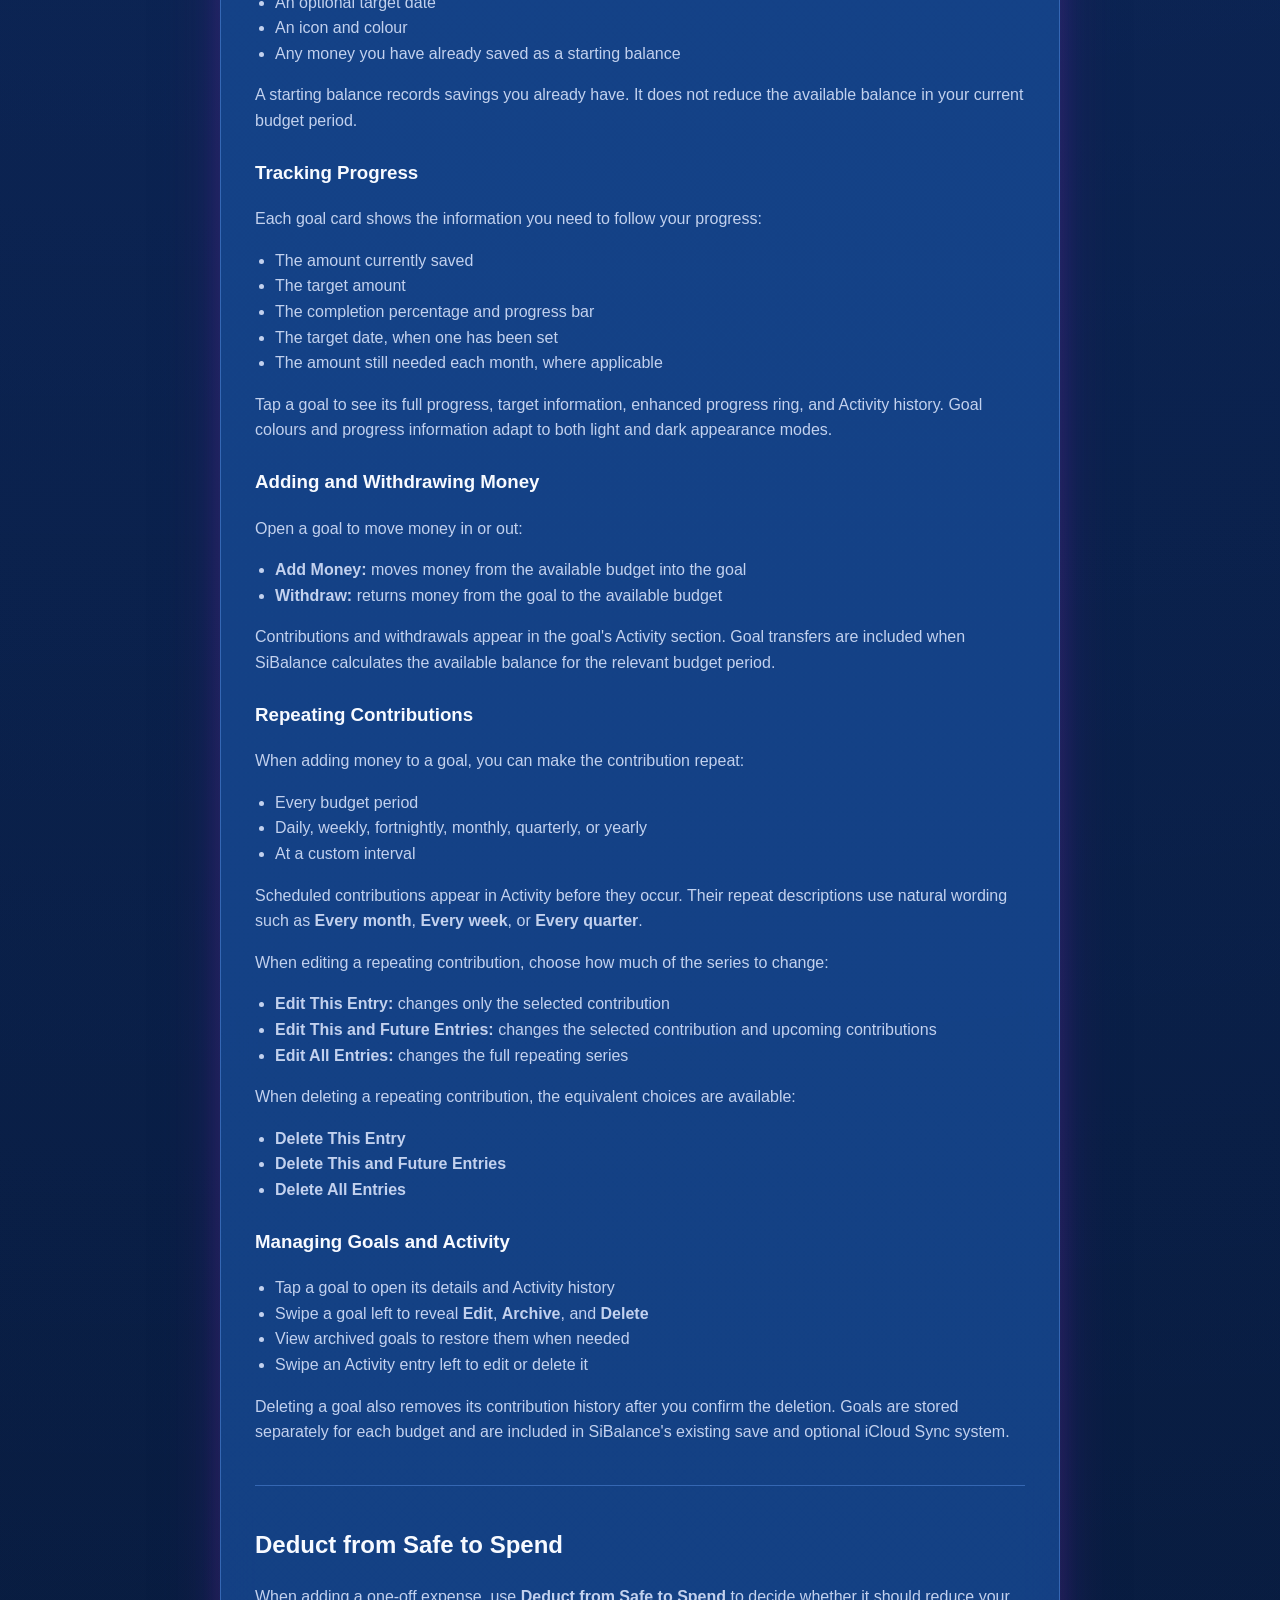
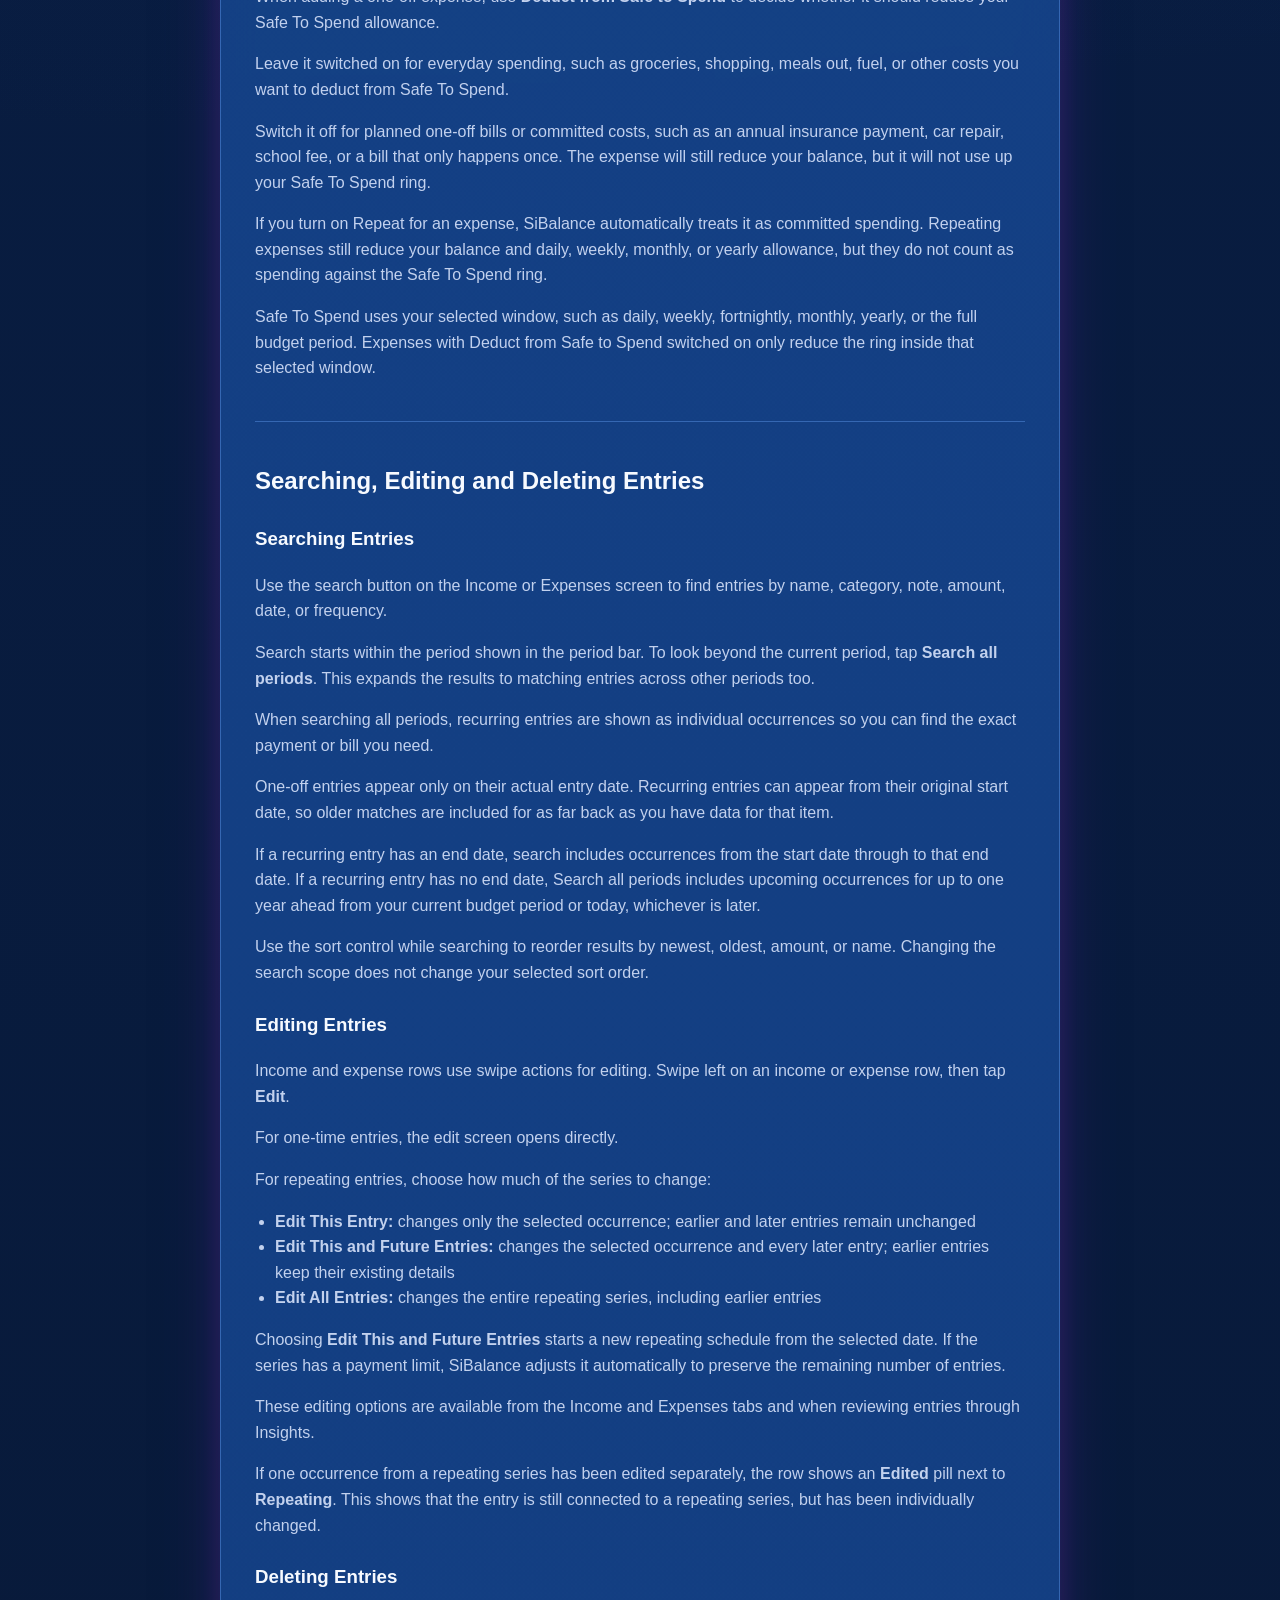
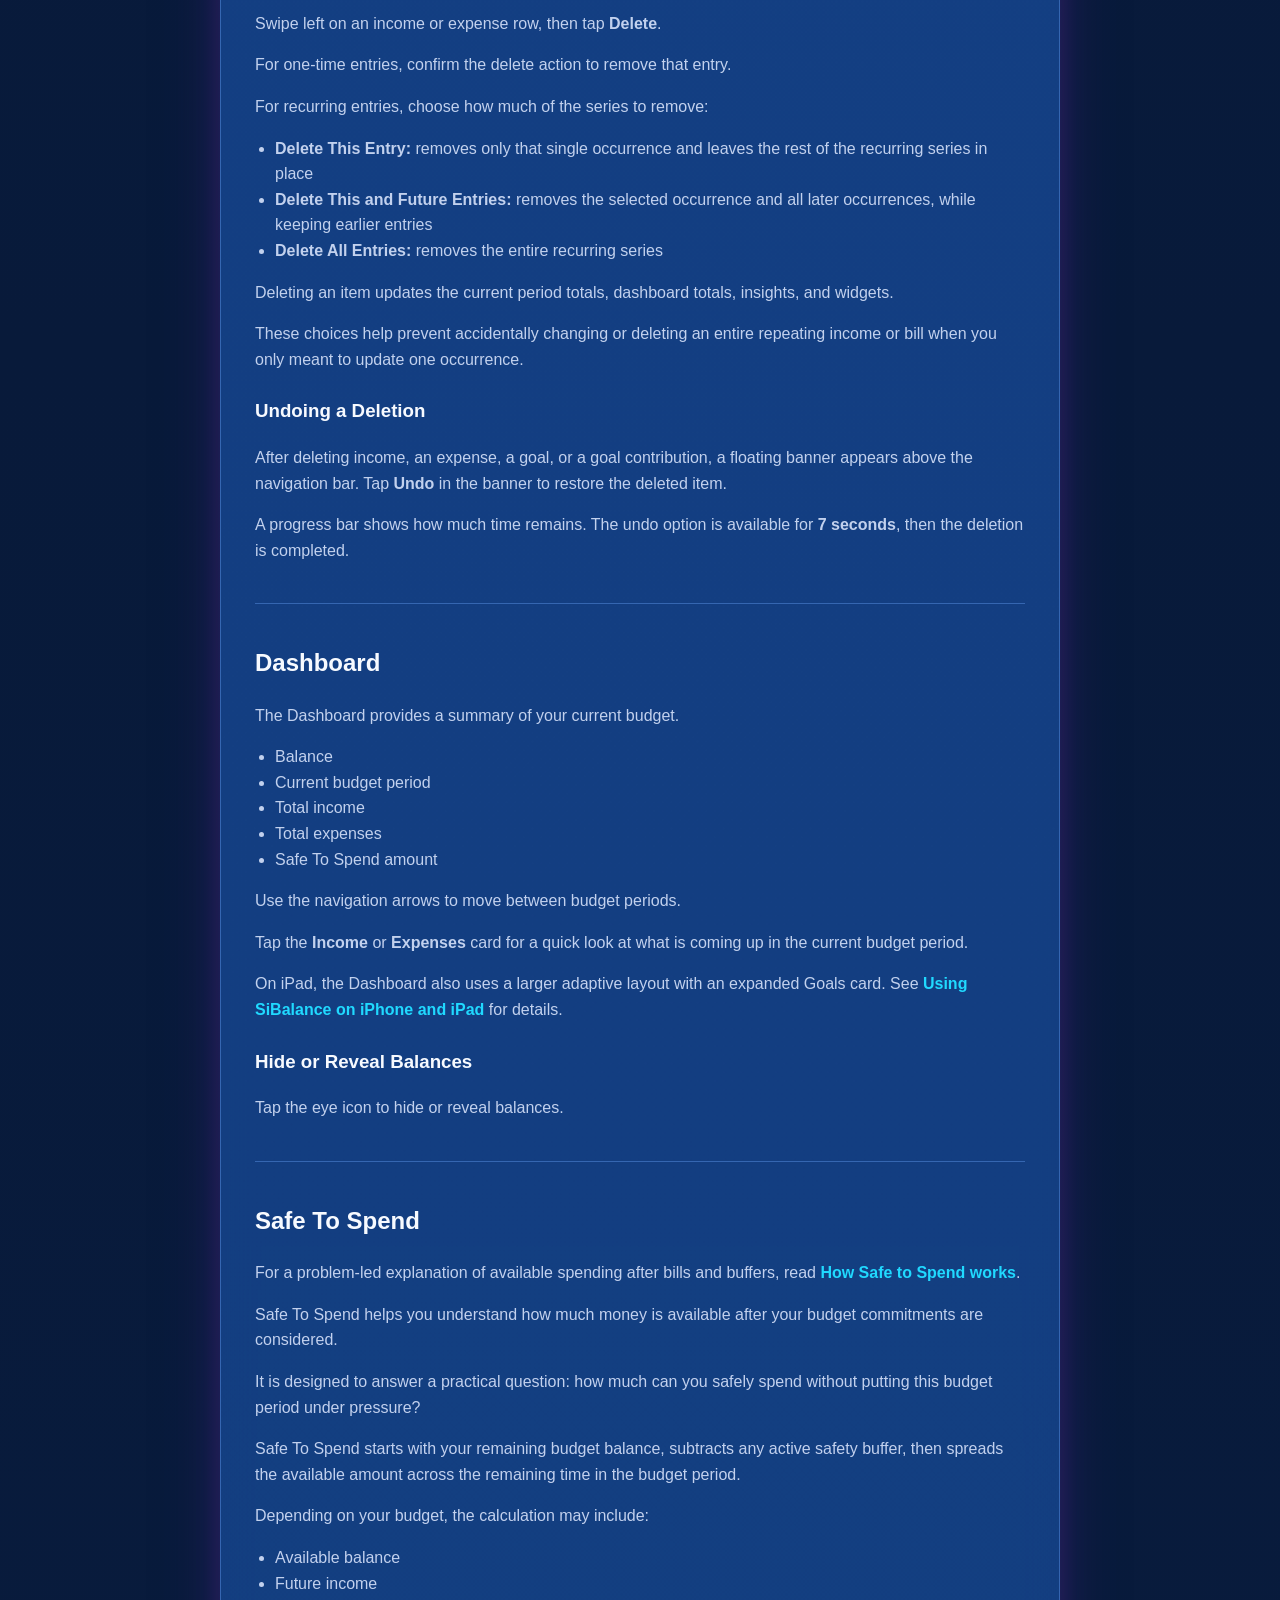
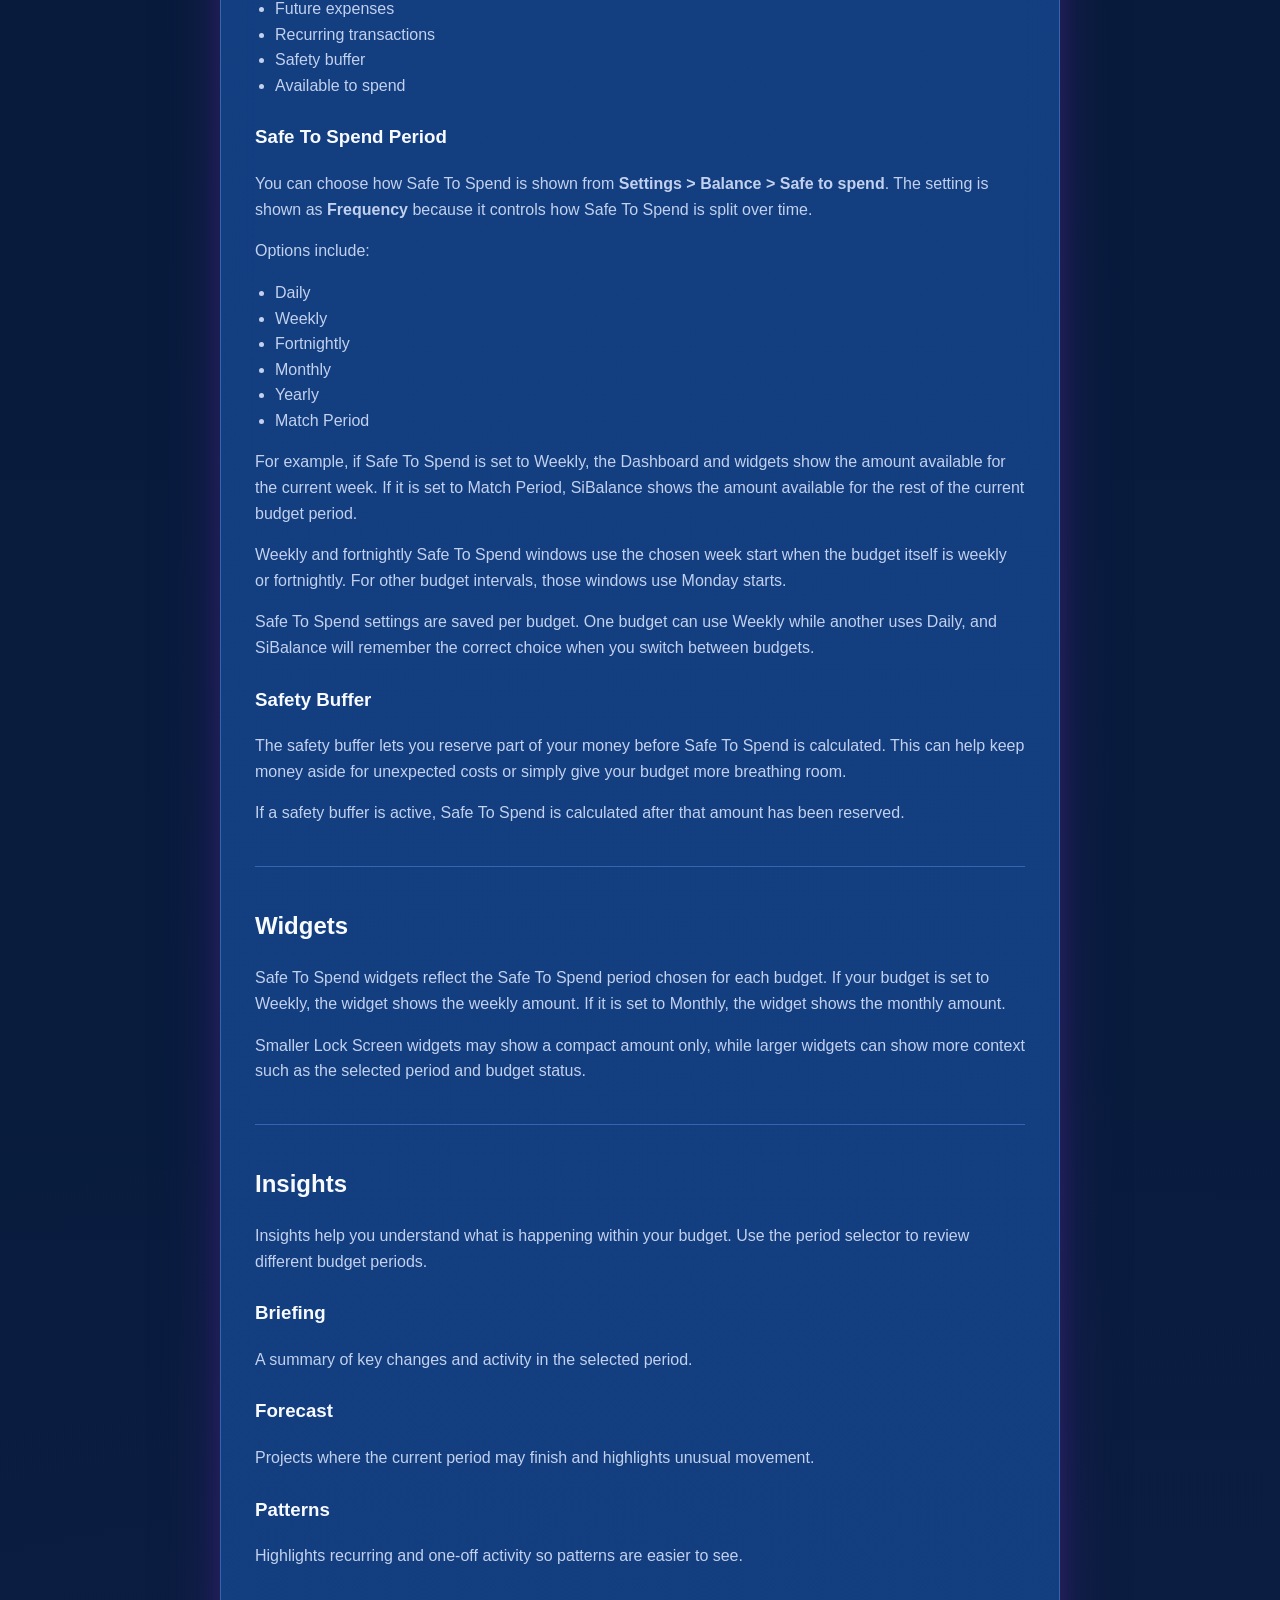
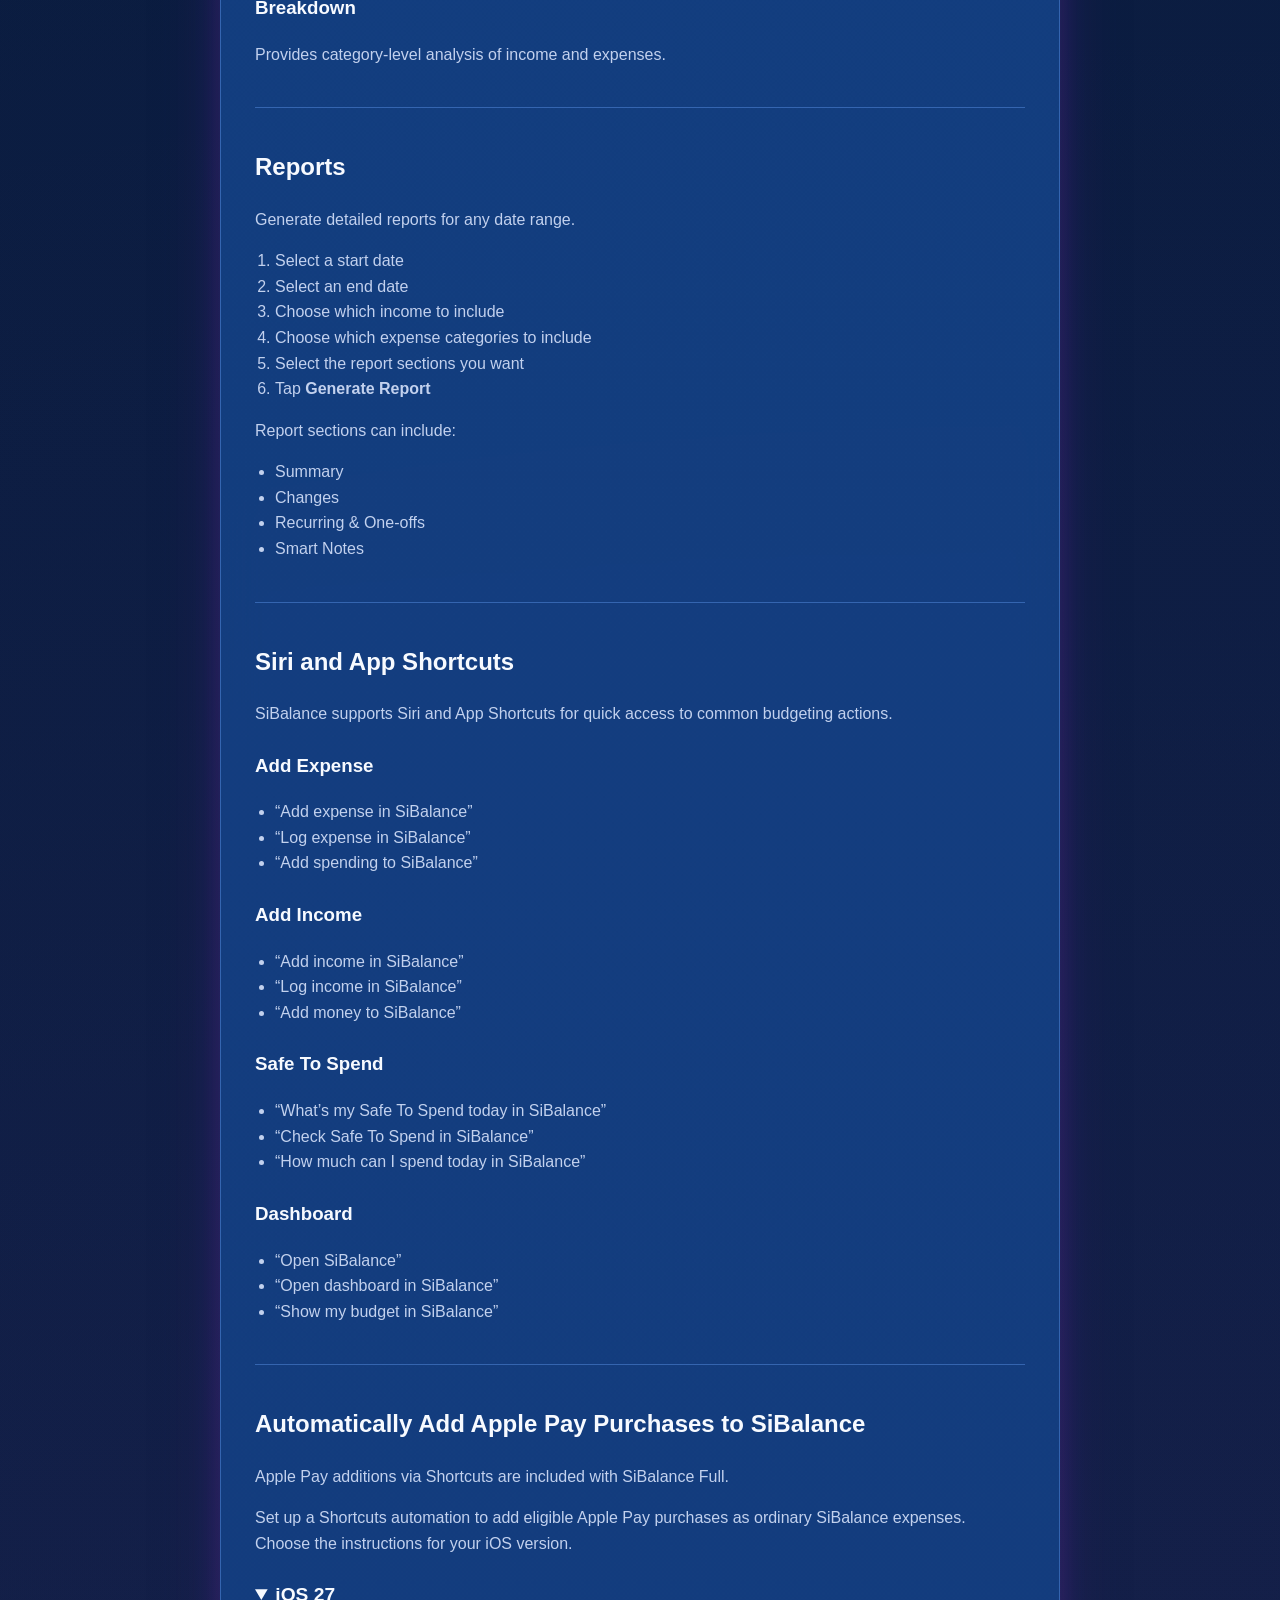
<file: user-guide.html>
<!DOCTYPE html>
<html lang="en">
<head>
  <meta charset="UTF-8">
  <meta name="viewport" content="width=device-width, initial-scale=1.0">
  <title>SiBalance User Guide - iPhone &amp; iPad Budgeting Help</title>
  <link rel="canonical" href="https://sibalance.app/user-guide.html">
  <link rel="icon" href="assets/favicon.png" type="image/png">
  <meta name="description" content="Learn how to use SiBalance on iPhone and iPad, including screenshot and CSV imports, budgets, Goals, Safe to Spend, forecasts, widgets, Siri and backups.">
  <meta name="theme-color" content="#081a3a">
  <meta name="apple-itunes-app" content="app-id=6776341469">
  <meta property="og:type" content="website">
  <meta property="og:site_name" content="SiBalance">
  <meta property="og:locale" content="en_GB">
  <meta property="og:title" content="SiBalance User Guide - iPhone &amp; iPad Budgeting Help">
  <meta property="og:description" content="Learn how to import transactions and use budgets, Goals, Safe to Spend, forecasts, widgets, Siri, sync and backups in SiBalance.">
  <meta property="og:url" content="https://sibalance.app/user-guide.html">
  <meta property="og:image" content="https://sibalance.app/assets/social-preview.png">
  <meta property="og:image:alt" content="SiBalance private budgeting dashboard displayed on an iPhone">
  <meta property="og:image:width" content="1200">
  <meta property="og:image:height" content="675">
  <meta property="og:image:type" content="image/png">
  <meta name="twitter:card" content="summary_large_image">
  <meta name="twitter:site" content="@SiBalanceApp">
  <meta name="twitter:title" content="SiBalance User Guide - iPhone &amp; iPad Budgeting Help">
  <meta name="twitter:description" content="Learn how to import transactions and use budgets, Goals, Safe to Spend, forecasts, widgets, Siri, sync and backups in SiBalance.">
  <meta name="twitter:image" content="https://sibalance.app/assets/social-preview.png">
  <meta name="twitter:image:alt" content="SiBalance private budgeting dashboard displayed on an iPhone">
  <script type="application/ld+json">
  {
    "@context": "https://schema.org",
    "@type": "WebPage",
    "@id": "https://sibalance.app/user-guide.html#webpage",
    "url": "https://sibalance.app/user-guide.html",
    "name": "SiBalance User Guide - iPhone & iPad Budgeting Help",
    "description": "Learn how to use SiBalance on iPhone and iPad, including screenshot and CSV imports, budgets, Goals, Safe to Spend, forecasts, widgets, Siri and backups.",
    "dateModified": "2026-09-23",
    "isPartOf": {
      "@id": "https://sibalance.app/#website"
    },
    "inLanguage": "en-GB"
  }
  </script>

  <style>
    body {
      font-family: -apple-system, BlinkMacSystemFont, "Segoe UI", sans-serif;
      max-width: 800px;
      margin: 40px auto;
      padding: 0 20px;
      line-height: 1.6;
      color: #222;
      background: #fff;
    }

    h1, h2 {
      color: #111;
    }

    h2 {
      margin-top: 40px;
      scroll-margin-top: 88px;
    }

    h3 {
      margin-top: 24px;
      color: #333;
    }

    h4 {
      margin-top: 20px;
      color: #333;
    }

    .wallet-setup summary {
      margin-top: 24px;
      color: var(--home-text);
      font-size: 1.2em;
      font-weight: 700;
      cursor: pointer;
    }

    .wallet-setup summary:focus-visible {
      outline: 2px solid var(--home-cyan);
      outline-offset: 4px;
    }

    pre {
      max-width: 100%;
      overflow-x: auto;
      border: 1px solid #d9d9de;
      border-radius: 8px;
      padding: 14px 16px;
      background: #f5f5f7;
    }

    html:not([data-theme="light"]) pre {
      border-color: rgba(255, 255, 255, 0.16);
      color: #f5f7ff;
      background: rgba(255, 255, 255, 0.07);
    }

    .date {
      color: #666;
      margin-bottom: 30px;
    }

    ul, ol {
      padding-left: 20px;
    }

    hr {
      border: 0;
      border-top: 1px solid #eee;
      margin: 40px 0;
    }

    footer {
      margin-top: 40px;
      color: #666;
      font-size: 14px;
    }

    a {
      color: #0066cc;
      text-decoration: none;
      font-weight: 600;
    }

    a:hover {
      text-decoration: underline;
    }
  </style>
  <script src="assets/theme.js?v=7"></script>
  <link rel="stylesheet" href="assets/site.css?v=16">
  <link rel="stylesheet" href="assets/home.css?v=61">
</head>
<body>
  <a class="skip-link" href="#main-content">Skip to content</a>

  <header class="landing-header">
    <div class="nav-shell">
      <a class="brand" href="/" aria-label="SiBalance home">
      <img class="app-mark" src="assets/sibalance-logo-dark-96.png?v=20260914" alt="" width="42" height="42">
        <span>SiBalance</span>
      </a>

      <button class="menu-toggle" type="button" aria-expanded="false" aria-controls="landing-navigation" aria-label="Open navigation">
        <span aria-hidden="true"></span>
        <span aria-hidden="true"></span>
        <span aria-hidden="true"></span>
      </button>

      <div class="landing-navigation" id="landing-navigation">
        <nav aria-label="Site navigation">
          <a href="/#features">Features</a>
          <a href="/#pricing">Free &amp; Full</a>
          <a href="privacy.html">Privacy</a>
          <a href="user-guide.html" aria-current="page">User Guide</a>
          <a href="support.html">Support</a>
          <a href="about.html">About</a>
        </nav>

        <button class="theme-toggle" type="button" aria-label="Switch color theme" aria-pressed="false">
          <span class="theme-toggle-icon" aria-hidden="true"></span>
          <span class="theme-toggle-text">Light</span>
        </button>
      </div>
    </div>
  </header>

  <div class="page">
    <main class="document" id="main-content">
  <h1>SiBalance User Guide</h1>
  <p class="date">Last updated: 23 September 2026</p>
  <p class="date">Covers SiBalance 5.0.0 and later.</p>

  <p>
    Welcome to SiBalance. This guide explains how to set up your budget,
    manage income and expenses, import transactions, use Goals, understand Safe To Spend,
    use insights, generate reports, and manage privacy and backup settings.
  </p>
  <p>
    For planning context before setup, read <a href="budget-planning.html">Budget Planning with SiBalance</a>
    or the practical <a href="guides/monthly-budget.html">monthly budget guide</a>.
  </p>

  <section class="contents" aria-labelledby="contents-heading">
    <h2 id="contents-heading">Contents</h2>
    <ul>
      <li><a href="#purchase">Purchasing SiBalance</a></li>
      <li><a href="#whats-new">What’s New in SiBalance 5.0</a></li>
      <li><a href="#getting-started">Getting Started</a></li>
      <li><a href="#iphone-and-ipad">Using SiBalance on iPhone and iPad</a></li>
      <li><a href="#income">Income</a></li>
      <li><a href="#expenses">Expenses</a></li>
      <li><a href="#import-from-screenshot">Import from Screenshot</a></li>
      <li><a href="#goals">Goals</a></li>
      <li><a href="#deduct-from-safe-to-spend">Deduct from Safe to Spend</a></li>
      <li><a href="#searching-editing-and-deleting-entries">Searching, Editing and Deleting Entries</a></li>
      <li><a href="#dashboard">Dashboard</a></li>
      <li><a href="#safe-to-spend">Safe To Spend</a></li>
      <li><a href="#widgets">Widgets</a></li>
      <li><a href="#insights">Insights</a></li>
      <li><a href="#reports">Reports</a></li>
      <li><a href="#siri-and-app-shortcuts">Siri and App Shortcuts</a></li>
      <li><a href="#automatically-add-apple-pay-purchases-to-sibalance">Automatically Add Apple Pay Purchases</a></li>
      <li><a href="#settings">Settings</a></li>
      <li><a href="#csv-import-and-export">CSV Import/Export</a></li>
      <li><a href="#backup-and-restore">Backup and Restore</a></li>
      <li><a href="#need-help">Need Help?</a></li>
    </ul>
  </section>

  <hr>

  <h2 id="purchase">SiBalance Free and SiBalance Full</h2>

  <p>
    SiBalance is free to download from the App Store. Start with one complete budget
    for free, then unlock SiBalance Full with a one-time in-app purchase for lifetime
    access. There is no subscription or recurring charge.
  </p>

  <p>
    SiBalance Free includes one complete budget, income and expense tracking,
    manual and recurring transactions, categories, Safe to Spend, upcoming payments
    and quick views, complete transaction history, transaction and category search,
    and support for 159 currencies. No account or bank connection is required.
  </p>

  <p>
    SiBalance Full includes everything in Free, plus unlimited budgets, Goals,
    forecasting, Insights and trends, Home Screen and Lock Screen widgets, Themes
    and customisation, screenshot import, CSV import and export, iCloud Sync,
    encrypted backups, Apple Pay additions via Shortcuts, Siri and App Intents
    support, and iPhone and iPad support. One-time unlock. No subscription. Lifetime access.
  </p>

  <h2 id="whats-new">What’s New in SiBalance 5.0</h2>
  <ul>
    <li>Import transactions from screenshots with private, on-device text recognition.</li>
    <li>Review and edit every detected transaction before adding it.</li>
    <li>Import and export CSV files, with downloadable templates and category guidance.</li>
    <li>See possible duplicate warnings during screenshot and CSV review.</li>
    <li>Choose categories, dates, amounts, recurrence, and expense treatment while reviewing imports.</li>
    <li>Use refreshed light and dark SiBalance app icons.</li>
    <li>Benefit from improved sorting, import reliability, accessibility, and localisation.</li>
  </ul>

  <hr>

  <h2 id="getting-started">Getting Started</h2>

  <h3>Create or Restore Your First Budget</h3>
  <p>When you first open SiBalance, choose how you want to begin.</p>
  <ul>
    <li><strong>New Budget:</strong> start again with a new budget</li>
    <li><strong>Check iCloud Backup:</strong> look for existing SiBalance data in iCloud</li>
    <li><strong>Restore Encrypted Backup:</strong> restore from a manual <strong>.sibackup</strong> file</li>
  </ul>
  <p>
    On smaller phones, the setup screen can scroll so all setup options remain
    reachable.
  </p>
  <h3>Choose Your Currency</h3>
  <ul>
    <li>Browse the supported currencies</li>
    <li>Search by currency code or name</li>
    <li>Tap <strong>Continue</strong> to confirm your selection</li>
  </ul>

  <h3>Optional iCloud Sync</h3>
  <p>
    You can choose whether to enable iCloud Sync.
  </p>
  <p>
    When enabled, budgets, transactions, categories, and settings are
    synchronised across your Apple devices using your personal iCloud account.
  </p>
  <p>
    If you reinstall SiBalance or move to a new device, the app can automatically
    search for existing SiBalance data in iCloud and restore it during setup.
  </p>
  <p>
    During setup, SiBalance shows clearer iCloud restore states such as checking,
    found, not found, unavailable, and restoring.
  </p>
  <p>
    If you tap <strong>New Budget</strong> and SiBalance finds existing iCloud
    data, it will ask whether you want to restore that iCloud backup, start a new
    budget anyway, or cancel. If no iCloud data is found, New Budget continues
    normally.
  </p>
  <p>
    If you deliberately start a new budget despite existing iCloud data,
    SiBalance will not immediately prompt you to turn on iCloud Sync. This helps
    avoid accidentally replacing an older iCloud backup.
  </p>
  <p>
    Restoring an encrypted backup during first launch restores data locally on
    the device. It does not automatically enable iCloud Sync.
  </p>

  <h3>Name Your Budget</h3>
  <p>Give your budget a descriptive name such as:</p>
  <ul>
    <li>Monthly Budget</li>
    <li>Family Budget</li>
    <li>Personal Budget</li>
    <li>Household Budget</li>
  </ul>

  <h3>Select a Budget Period</h3>
  <p>Choose how your budget is organised:</p>
  <ul>
    <li><strong>Weekly:</strong> useful for close tracking and shorter planning cycles</li>
    <li><strong>Fortnightly:</strong> groups your budget every two weeks</li>
    <li><strong>Monthly:</strong> the most common budgeting period</li>
    <li><strong>Yearly:</strong> provides an annual budgeting view</li>
    <li><strong>Custom:</strong> set a budget period that matches your own planning cycle</li>
  </ul>
  <p>You can also choose the day your budget period starts.</p>

  <hr>

  <h2 id="iphone-and-ipad">Using SiBalance on iPhone and iPad</h2>
  <p>
    SiBalance is a universal app for iPhone and iPad. Your budgets and features
    work across both devices, while the layout adapts to the available screen
    space.
  </p>

  <h3>On iPhone</h3>
  <p>
    SiBalance remains portrait-only on iPhone. It uses the compact Dashboard
    layout and phone-sized calendar pickers and editor sheets.
  </p>

  <h3>On iPad</h3>
  <ul>
    <li>
      Use the sidebar to move between <strong>Dashboard</strong>,
      <strong>Budget</strong>, <strong>Goals</strong>,
      <strong>Insights</strong>, and <strong>Settings</strong>.
    </li>
    <li>The sidebar and surrounding background follow your selected app theme.</li>
    <li>
      Use SiBalance in portrait, upside-down portrait, landscape left, or
      landscape right.
    </li>
    <li>Calendar pickers open in a window sized appropriately for iPad.</li>
    <li>Goal editors use a larger page-style presentation.</li>
    <li>
      Dashboard spacing and card sizes are optimised for the larger display
      without changing the compact iPhone layout.
    </li>
  </ul>

  <h3>iPad Dashboard Goals Card</h3>
  <p>The Goals card on the iPad Dashboard shows:</p>
  <ul>
    <li>Total saved across active goals</li>
    <li>The combined target amount and overall percentage funded</li>
    <li>Up to four goals in a two-column layout</li>
    <li>Each goal's progress and saved-versus-target amount</li>
    <li>An indication when more active goals exist</li>
  </ul>
  <p>
    If you have no goals, tap <strong>Create a Goal</strong> to go directly to
    Goals.
  </p>
  <p>
    Safe To Spend and Goals cards use improved alignment and sizing on iPad,
    with less unused space and padding tailored separately from iPhone.
  </p>

  <hr>

  <h2 id="income">Income</h2>
  <p>Income entries represent money coming into your budget.</p>
  <ol>
    <li>Select a category</li>
    <li>Enter an amount</li>
    <li>Add an optional source name</li>
    <li>Choose a date</li>
    <li>Enable Repeat for recurring income</li>
  </ol>
  <p>Examples include salary, pensions, benefits, freelance income, and other payments.</p>
  <p>
    Repeating income can use standard repeat options or a custom repeat schedule
    when your income does not follow a simple weekly, fortnightly, monthly, or
    yearly pattern.
  </p>

  <h3>List and Calendar Views</h3>
  <p>
    Use the <strong>List / Calendar</strong> switch to choose how income is shown.
    List is the default view and is best for searching, sorting, and managing
    entries. Calendar shows when income falls within the active budget period.
    You can choose a different default view for Income in Settings.
  </p>
  <p>
    In Calendar view, use the period controls to move backwards or forwards, or
    return to the current period. Coloured markers identify dates with scheduled
    income. Select a date to see its total and all income due that day; a date
    without income shows an empty state. Tap the full-screen control for a more
    detailed calendar overview.
  </p>
  <p>
    Adding income from Calendar view uses the selected date. After you save it,
    the calendar moves to the saved entry's date. Rows keep their category colour,
    repeating status, and editing options, and long names truncate to preserve
    the layout.
  </p>

  <h3>Carry Over</h3>
  <p>
    When <strong>Carry Unused Balance</strong> is enabled and money is available
    to carry forward, <strong>Carry Over</strong> appears in Income Calendar view.
    It contributes to the period total and the total for its date, and that date
    receives an income marker.
  </p>
  <p>
    Carry Over uses the same dedicated card as List view and is always the first
    entry for that date, ahead of Salary or other income. Tap its information
    button to learn how it is calculated from the previous period. Because it is
    calculated automatically, it cannot be edited or deleted as an income entry.
  </p>

  <hr>

  <h2 id="expenses">Expenses</h2>
  <p>Expense entries represent money leaving your budget.</p>
  <ol>
    <li>Select a category</li>
    <li>Enter an amount</li>
    <li>Add an optional merchant or description</li>
    <li>Choose a date</li>
    <li>Enable Repeat for recurring expenses</li>
  </ol>
  <p>Examples include rent, utilities, insurance, transport, and other bills.</p>
  <p>
    Repeating expenses can use standard repeat options or a custom repeat
    schedule for bills and costs that follow their own timing.
  </p>
  <h3>List and Calendar Views</h3>
  <p>
    Use the <strong>List / Calendar</strong> switch to choose how expenses are
    shown. List is the default view and is best for searching, sorting, and
    managing entries. Calendar shows when expenses fall within the active budget
    period. You can choose a different default view for Expenses in Settings,
    independently of the Income default.
  </p>
  <p>
    In Calendar view, use the period controls to move backwards or forwards, or
    return to the current period. Coloured markers identify dates with scheduled
    expenses. Select a date to see its total and every expense due that day; a
    date without expenses shows an empty state. Tap the full-screen control for a
    more detailed calendar overview.
  </p>
  <p>
    Adding an expense from Calendar view uses the selected date. After you save
    it, the calendar moves to the saved entry's date. Rows keep their category
    colour, repeating status, and editing options, and long transaction and
    category names truncate to preserve the layout.
  </p>
  <p>
    The <a href="guides/recurring-expenses.html">recurring expenses guide</a>
    explains how to organise monthly, annual and irregular-but-predictable commitments.
  </p>

  <h3>How the Calendar Adapts</h3>
  <p>
    Income and Expenses calendars follow the active budget period and its actual
    boundaries:
  </p>
  <ul>
    <li><strong>Daily:</strong> a focused summary of one day</li>
    <li><strong>Weekly:</strong> seven days</li>
    <li><strong>Fortnightly:</strong> two weeks</li>
    <li><strong>Monthly:</strong> a traditional month grid</li>
    <li><strong>Yearly:</strong> a twelve-month overview</li>
    <li><strong>Custom or Match Period:</strong> the dates defined by that period</li>
  </ul>
  <p>
    Calendar alignment respects your first-day-of-week preference, month and year
    boundaries, leap years, and custom period boundaries. Blank cells appear
    where needed for alignment without showing dates outside the active period.
  </p>

  <h3>Category Colours</h3>
  <p>
    Built-in and custom categories use consistent colours across lists,
    calendars, and related transaction displays. Custom names such as Amazon,
    Lunch, Coffee, Tesco, and Gas &amp; Electric receive stable colours rather
    than a generic grey.
  </p>

  <h2 id="import-from-screenshot">Import from Screenshot</h2>
  <p>
    Import from Screenshot uses private, on-device
    text recognition to turn a screenshot into one or more draft income or expense
    entries. Nothing is added until you review and confirm it.
  </p>
  <ol>
    <li>Open <strong>Income</strong> or <strong>Expenses</strong>.</li>
    <li>Tap the <strong>+</strong> button.</li>
    <li>Select <strong>Import from Screenshot</strong>.</li>
    <li>Choose a screenshot from the system photo picker.</li>
    <li>Wait while SiBalance reads it on your device.</li>
    <li>Review and correct the detected transaction information.</li>
    <li>Tap <strong>Import Selected</strong>, <strong>Add Income</strong>, or <strong>Add Expense</strong>.</li>
  </ol>
  <p>
    The entry type is determined by where you start: importing from Income creates
    income drafts, while importing from Expenses creates expense drafts.
  </p>

  <h3>Reviewing Detected Transactions</h3>
  <p>
    When one transaction is detected, SiBalance opens the normal entry screen with
    the recognised information filled in. Check or change its category, amount,
    description or merchant, date, and repeat settings. Expenses also let you choose
    <strong>Safe to Spend</strong> or <strong>Planned</strong>.
  </p>
  <p>
    When several transactions are detected, a review list lets you include or
    exclude each transaction and edit its details. You can select categories with
    the normal category browser, configure repeat intervals, and use either an end
    date or a number of payments. Repeating expenses are automatically treated as
    Planned, matching manual expense entry.
  </p>

  <h3>Possible Duplicates</h3>
  <p>
    SiBalance highlights a <strong>Possible duplicate</strong> when an existing entry
    has a closely matching type, amount, date, and description. It never deletes or
    merges possible duplicates automatically; you decide whether to include them.
  </p>

  <h3>Privacy and Unfinished Reviews</h3>
  <ul>
    <li>Recognition happens entirely on your device.</li>
    <li>Screenshots and recognised text are not uploaded.</li>
    <li>No bank connection, external AI service, or analytics service is used.</li>
    <li>The screenshot is not retained after the import.</li>
  </ul>
  <p>
    After recognition creates a review draft, the review cannot be accidentally
    swiped away. Briefly backgrounding the app preserves the in-memory review, and
    Cancel offers <strong>Keep Reviewing</strong> or <strong>Discard Import</strong>.
    If iOS terminates SiBalance completely, an unfinished screenshot review is not
    retained so that OCR data is not stored unnecessarily.
  </p>

  <hr>

  <h2 id="goals">Goals</h2>
  <p>
    Use the <strong>Goals</strong> tab to create targets, track progress,
    and move money between your available budget and a goal.
  </p>

  <h3>Creating a Goal</h3>
  <p>Tap <strong>+</strong> in the Goals tab, then enter:</p>
  <ul>
    <li>A goal name</li>
    <li>A target amount</li>
    <li>An optional target date</li>
    <li>An icon and colour</li>
    <li>Any money you have already saved as a starting balance</li>
  </ul>
  <p>
    A starting balance records savings you already have. It does not reduce the
    available balance in your current budget period.
  </p>

  <h3>Tracking Progress</h3>
  <p>Each goal card shows the information you need to follow your progress:</p>
  <ul>
    <li>The amount currently saved</li>
    <li>The target amount</li>
    <li>The completion percentage and progress bar</li>
    <li>The target date, when one has been set</li>
    <li>The amount still needed each month, where applicable</li>
  </ul>
  <p>
    Tap a goal to see its full progress, target information, enhanced progress
    ring, and Activity history. Goal colours and progress information adapt to
    both light and dark appearance modes.
  </p>

  <h3>Adding and Withdrawing Money</h3>
  <p>Open a goal to move money in or out:</p>
  <ul>
    <li><strong>Add Money:</strong> moves money from the available budget into the goal</li>
    <li><strong>Withdraw:</strong> returns money from the goal to the available budget</li>
  </ul>
  <p>
    Contributions and withdrawals appear in the goal's Activity section. Goal
    transfers are included when SiBalance calculates the available balance for
    the relevant budget period.
  </p>

  <h3>Repeating Contributions</h3>
  <p>When adding money to a goal, you can make the contribution repeat:</p>
  <ul>
    <li>Every budget period</li>
    <li>Daily, weekly, fortnightly, monthly, quarterly, or yearly</li>
    <li>At a custom interval</li>
  </ul>
  <p>
    Scheduled contributions appear in Activity before they occur. Their repeat
    descriptions use natural wording such as <strong>Every month</strong>,
    <strong>Every week</strong>, or <strong>Every quarter</strong>.
  </p>
  <p>When editing a repeating contribution, choose how much of the series to change:</p>
  <ul>
    <li><strong>Edit This Entry:</strong> changes only the selected contribution</li>
    <li><strong>Edit This and Future Entries:</strong> changes the selected contribution and upcoming contributions</li>
    <li><strong>Edit All Entries:</strong> changes the full repeating series</li>
  </ul>
  <p>When deleting a repeating contribution, the equivalent choices are available:</p>
  <ul>
    <li><strong>Delete This Entry</strong></li>
    <li><strong>Delete This and Future Entries</strong></li>
    <li><strong>Delete All Entries</strong></li>
  </ul>

  <h3>Managing Goals and Activity</h3>
  <ul>
    <li>Tap a goal to open its details and Activity history</li>
    <li>Swipe a goal left to reveal <strong>Edit</strong>, <strong>Archive</strong>, and <strong>Delete</strong></li>
    <li>View archived goals to restore them when needed</li>
    <li>Swipe an Activity entry left to edit or delete it</li>
  </ul>
  <p>
    Deleting a goal also removes its contribution history after you confirm the
    deletion. Goals are stored separately for each budget and are included in
    SiBalance's existing save and optional iCloud Sync system.
  </p>

  <hr>

  <h2 id="deduct-from-safe-to-spend">Deduct from Safe to Spend</h2>
  <p>
    When adding a one-off expense, use <strong>Deduct from Safe to Spend</strong>
    to decide whether it should reduce your Safe To Spend allowance.
  </p>
  <p>
    Leave it switched on for everyday spending, such as groceries, shopping,
    meals out, fuel, or other costs you want to deduct from Safe To Spend.
  </p>
  <p>
    Switch it off for planned one-off bills or committed costs, such as an annual
    insurance payment, car repair, school fee, or a bill that only happens once.
    The expense will still reduce your balance, but it will not use up your Safe
    To Spend ring.
  </p>
  <p>
    If you turn on Repeat for an expense, SiBalance automatically treats it as
    committed spending. Repeating expenses still reduce your balance and daily,
    weekly, monthly, or yearly allowance, but they do not count as spending
    against the Safe To Spend ring.
  </p>
  <p>
    Safe To Spend uses your selected window, such as daily, weekly, fortnightly,
    monthly, yearly, or the full budget period. Expenses with Deduct from Safe to
    Spend switched on only reduce the ring inside that selected window.
  </p>

  <hr>

  <h2 id="searching-editing-and-deleting-entries">Searching, Editing and Deleting Entries</h2>

  <h3>Searching Entries</h3>
  <p>
    Use the search button on the Income or Expenses screen to find entries by
    name, category, note, amount, date, or frequency.
  </p>
  <p>
    Search starts within the period shown in the period bar. To look beyond the
    current period, tap <strong>Search all periods</strong>. This expands the
    results to matching entries across other periods too.
  </p>
  <p>
    When searching all periods, recurring entries are shown as individual
    occurrences so you can find the exact payment or bill you need.
  </p>
  <p>
    One-off entries appear only on their actual entry date. Recurring entries can
    appear from their original start date, so older matches are included for as
    far back as you have data for that item.
  </p>
  <p>
    If a recurring entry has an end date, search includes occurrences from the
    start date through to that end date. If a recurring entry has no end date,
    Search all periods includes upcoming occurrences for up to one year ahead
    from your current budget period or today, whichever is later.
  </p>
  <p>
    Use the sort control while searching to reorder results by newest, oldest,
    amount, or name. Changing the search scope does not change your selected
    sort order.
  </p>

  <h3>Editing Entries</h3>
  <p>
    Income and expense rows use swipe actions for editing. Swipe left on an
    income or expense row, then tap <strong>Edit</strong>.
  </p>
  <p>
    For one-time entries, the edit screen opens directly.
  </p>
  <p>For repeating entries, choose how much of the series to change:</p>
  <ul>
    <li><strong>Edit This Entry:</strong> changes only the selected occurrence; earlier and later entries remain unchanged</li>
    <li><strong>Edit This and Future Entries:</strong> changes the selected occurrence and every later entry; earlier entries keep their existing details</li>
    <li><strong>Edit All Entries:</strong> changes the entire repeating series, including earlier entries</li>
  </ul>
  <p>
    Choosing <strong>Edit This and Future Entries</strong> starts a new repeating
    schedule from the selected date. If the series has a payment limit,
    SiBalance adjusts it automatically to preserve the remaining number of
    entries.
  </p>
  <p>
    These editing options are available from the Income and Expenses tabs and
    when reviewing entries through Insights.
  </p>
  <p>
    If one occurrence from a repeating series has been edited separately, the row
    shows an <strong>Edited</strong> pill next to <strong>Repeating</strong>.
    This shows that the entry is still connected to a repeating series, but has
    been individually changed.
  </p>

  <h3>Deleting Entries</h3>
  <p>
    Swipe left on an income or expense row, then tap <strong>Delete</strong>.
  </p>
  <p>
    For one-time entries, confirm the delete action to remove that entry.
  </p>
  <p>For recurring entries, choose how much of the series to remove:</p>
  <ul>
    <li><strong>Delete This Entry:</strong> removes only that single occurrence and leaves the rest of the recurring series in place</li>
    <li><strong>Delete This and Future Entries:</strong> removes the selected occurrence and all later occurrences, while keeping earlier entries</li>
    <li><strong>Delete All Entries:</strong> removes the entire recurring series</li>
  </ul>
  <p>
    Deleting an item updates the current period totals, dashboard totals,
    insights, and widgets.
  </p>
  <p>
    These choices help prevent accidentally changing or deleting an entire
    repeating income or bill when you only meant to update one occurrence.
  </p>

  <h3>Undoing a Deletion</h3>
  <p>
    After deleting income, an expense, a goal, or a goal contribution, a floating
    banner appears above the navigation bar. Tap <strong>Undo</strong> in the
    banner to restore the deleted item.
  </p>
  <p>
    A progress bar shows how much time remains. The undo option is available for
    <strong>7 seconds</strong>, then the deletion is completed.
  </p>

  <hr>

  <h2 id="dashboard">Dashboard</h2>
  <p>The Dashboard provides a summary of your current budget.</p>
  <ul>
    <li>Balance</li>
    <li>Current budget period</li>
    <li>Total income</li>
    <li>Total expenses</li>
    <li>Safe To Spend amount</li>
  </ul>
  <p>Use the navigation arrows to move between budget periods.</p>
  <p>
    Tap the <strong>Income</strong> or <strong>Expenses</strong> card for a quick
    look at what is coming up in the current budget period.
  </p>
  <p>
    On iPad, the Dashboard also uses a larger adaptive layout with an expanded
    Goals card. See <a href="#iphone-and-ipad">Using SiBalance on iPhone and
    iPad</a> for details.
  </p>

  <h3>Hide or Reveal Balances</h3>
  <p>Tap the eye icon to hide or reveal balances.</p>

  <hr>

  <h2 id="safe-to-spend">Safe To Spend</h2>
  <p>
    For a problem-led explanation of available spending after bills and buffers,
    read <a href="safe-to-spend.html">How Safe to Spend works</a>.
  </p>
  <p>
    Safe To Spend helps you understand how much money is available after your
    budget commitments are considered.
  </p>
  <p>
    It is designed to answer a practical question: how much can you safely spend
    without putting this budget period under pressure?
  </p>
  <p>
    Safe To Spend starts with your remaining budget balance, subtracts any active
    safety buffer, then spreads the available amount across the remaining time in
    the budget period.
  </p>
  <p>Depending on your budget, the calculation may include:</p>
  <ul>
    <li>Available balance</li>
    <li>Future income</li>
    <li>Future expenses</li>
    <li>Recurring transactions</li>
    <li>Safety buffer</li>
    <li>Available to spend</li>
  </ul>

  <h3>Safe To Spend Period</h3>
  <p>
    You can choose how Safe To Spend is shown from
    <strong>Settings &gt; Balance &gt; Safe to spend</strong>.
    The setting is shown as <strong>Frequency</strong> because it controls how
    Safe To Spend is split over time.
  </p>
  <p>Options include:</p>
  <ul>
    <li>Daily</li>
    <li>Weekly</li>
    <li>Fortnightly</li>
    <li>Monthly</li>
    <li>Yearly</li>
    <li>Match Period</li>
  </ul>
  <p>
    For example, if Safe To Spend is set to Weekly, the Dashboard and widgets
    show the amount available for the current week. If it is set to Match
    Period, SiBalance shows the amount available for the rest of the current
    budget period.
  </p>
  <p>
    Weekly and fortnightly Safe To Spend windows use the chosen week start when
    the budget itself is weekly or fortnightly. For other budget intervals, those
    windows use Monday starts.
  </p>
  <p>
    Safe To Spend settings are saved per budget. One budget can use Weekly while
    another uses Daily, and SiBalance will remember the correct choice when you
    switch between budgets.
  </p>

  <h3>Safety Buffer</h3>
  <p>
    The safety buffer lets you reserve part of your money before Safe To Spend is
    calculated. This can help keep money aside for unexpected costs or simply
    give your budget more breathing room.
  </p>
  <p>
    If a safety buffer is active, Safe To Spend is calculated after that amount
    has been reserved.
  </p>

  <hr>

  <h2 id="widgets">Widgets</h2>
  <p>
    Safe To Spend widgets reflect the Safe To Spend period chosen for each budget.
    If your budget is set to Weekly, the widget shows the weekly amount. If it is
    set to Monthly, the widget shows the monthly amount.
  </p>
  <p>
    Smaller Lock Screen widgets may show a compact amount only, while larger
    widgets can show more context such as the selected period and budget status.
  </p>

  <hr>

  <h2 id="insights">Insights</h2>
  <p>
    Insights help you understand what is happening within your budget.
    Use the period selector to review different budget periods.
  </p>

  <h3>Briefing</h3>
  <p>A summary of key changes and activity in the selected period.</p>

  <h3>Forecast</h3>
  <p>Projects where the current period may finish and highlights unusual movement.</p>

  <h3>Patterns</h3>
  <p>Highlights recurring and one-off activity so patterns are easier to see.</p>

  <h3>Breakdown</h3>
  <p>Provides category-level analysis of income and expenses.</p>

  <hr>

  <h2 id="reports">Reports</h2>
  <p>Generate detailed reports for any date range.</p>
  <ol>
    <li>Select a start date</li>
    <li>Select an end date</li>
    <li>Choose which income to include</li>
    <li>Choose which expense categories to include</li>
    <li>Select the report sections you want</li>
    <li>Tap <strong>Generate Report</strong></li>
  </ol>

  <p>Report sections can include:</p>
  <ul>
    <li>Summary</li>
    <li>Changes</li>
    <li>Recurring &amp; One-offs</li>
    <li>Smart Notes</li>
  </ul>

  <hr>

  <h2 id="siri-and-app-shortcuts">Siri and App Shortcuts</h2>

  <p>
    SiBalance supports Siri and App Shortcuts for quick access to common budgeting actions.
  </p>

  <h3>Add Expense</h3>
  <ul>
    <li>“Add expense in SiBalance”</li>
    <li>“Log expense in SiBalance”</li>
    <li>“Add spending to SiBalance”</li>
  </ul>

  <h3>Add Income</h3>
  <ul>
    <li>“Add income in SiBalance”</li>
    <li>“Log income in SiBalance”</li>
    <li>“Add money to SiBalance”</li>
  </ul>

  <h3>Safe To Spend</h3>
  <ul>
    <li>“What’s my Safe To Spend today in SiBalance”</li>
    <li>“Check Safe To Spend in SiBalance”</li>
    <li>“How much can I spend today in SiBalance”</li>
  </ul>

  <h3>Dashboard</h3>
  <ul>
    <li>“Open SiBalance”</li>
    <li>“Open dashboard in SiBalance”</li>
    <li>“Show my budget in SiBalance”</li>
  </ul>

  <hr>

  <span id="automatic-card-tap-expenses" aria-hidden="true"></span>
  <h2 id="automatically-add-apple-pay-purchases-to-sibalance">Automatically Add Apple Pay Purchases to SiBalance</h2>
  <p>Apple Pay additions via Shortcuts are included with SiBalance Full.</p>
  <p>
    Set up a Shortcuts automation to add eligible Apple Pay purchases as ordinary
    SiBalance expenses. Choose the instructions for your iOS version.
  </p>

  <details class="wallet-setup" open>
    <summary>iOS 27</summary>
    <ol>
      <li>Open <strong>Shortcuts</strong> and create a new shortcut.</li>
      <li>Tap <strong>Edit</strong>, then choose <strong>Automation</strong>.</li>
      <li>Select <strong>Wallet</strong>.</li>
      <li>Set the trigger to <strong>Any Card</strong>.</li>
      <li>Leave <strong>Categories</strong> set to <strong>Any Category</strong>.</li>
      <li>Leave <strong>Merchants</strong> set to <strong>Any Merchant</strong>.</li>
      <li>Turn <strong>Automation</strong> on.</li>
      <li>Turn <strong>Notify</strong> off if you do not want a Shortcuts notification each time it runs.</li>
      <li>Search for <strong>SiBalance</strong>.</li>
      <li>Add <strong>Add Wallet Expense to SiBalance</strong>.</li>
      <li>Tap <strong>Amount</strong>.</li>
      <li>Choose <strong>Select Variable</strong>.</li>
      <li>Select <strong>Transaction</strong>.</li>
      <li>Tap the inserted <strong>Transaction</strong> variable and choose <strong>Amount</strong>.</li>
      <li>Tap <strong>Budget</strong> and choose the SiBalance budget to use.</li>
      <li>Expand the SiBalance action using the small arrow.</li>
      <li>Tap <strong>Description</strong> and choose <strong>Select Variable → Transaction</strong>.</li>
      <li>Tap the inserted <strong>Transaction</strong> variable and choose <strong>Merchant</strong>.</li>
      <li>Tap <strong>Category</strong> and choose the SiBalance category to use, for example <strong>Purchases</strong>.</li>
      <li>Leave <strong>Date</strong> blank so SiBalance uses the current date.</li>
      <li>Leave <strong>Note</strong> blank unless you want the same fixed note added to every imported purchase.</li>
      <li>Turn <strong>Show When Run</strong> off so the expense can be added without opening SiBalance.</li>
      <li>Save the shortcut.</li>
    </ol>
    <p><strong>Amount and merchant are supplied by the Wallet transaction. Your budget and SiBalance category are chosen during setup.</strong></p>
  </details>

  <details class="wallet-setup">
    <summary>iOS 18 / iOS 26</summary>
    <ol>
      <li>Install SiBalance, open it, and create the budget you want to use.</li>
      <li>Open <strong>Shortcuts → Automation → +</strong> and choose <strong>Transaction</strong>.</li>
      <li>Under <strong>When I Tap</strong>, choose <strong>Any Card</strong> if available. If your version asks for cards individually, select the cards you want the automation to use.</li>
      <li>Leave <strong>Categories</strong> and <strong>Merchants</strong> unrestricted.</li>
      <li>Choose the option that allows the automation to run automatically without confirmation. Depending on the iOS version, this may appear as <strong>Run Immediately</strong> or an <strong>Automation</strong> toggle.</li>
      <li>Turn transaction notifications off if you do not want Shortcuts to notify you whenever it runs.</li>
      <li>Add the SiBalance action <strong>Add Wallet Expense to SiBalance</strong>.</li>
      <li>Tap <strong>Amount → Select Variable → Transaction</strong>.</li>
      <li>Tap the inserted <strong>Transaction</strong> variable and choose <strong>Amount</strong>.</li>
      <li>Tap <strong>Budget</strong> and choose the SiBalance budget to use.</li>
      <li>Expand the SiBalance action.</li>
      <li>Set <strong>Description</strong> to <strong>Transaction → Merchant</strong>.</li>
      <li>Set <strong>Category</strong> to the SiBalance category to use, for example <strong>Purchases</strong>.</li>
      <li>Leave <strong>Date</strong> blank to use the current date.</li>
      <li>Leave <strong>Note</strong> blank unless you want a fixed note on every imported purchase.</li>
      <li>Turn <strong>Show When Run</strong> off if that option is shown.</li>
      <li>Save the automation.</li>
    </ol>
  </details>

  <h3>How it works</h3>
  <p>Once set up, eligible Apple Pay purchases can be passed to SiBalance automatically through Apple Shortcuts.</p>
  <p>The purchase <strong>amount</strong> and <strong>merchant</strong> come from the Wallet transaction. You choose the SiBalance <strong>budget</strong> and <strong>category</strong> during setup.</p>
  <p>SiBalance does not connect to your bank and does not access your Apple Pay account directly. The transaction information is passed to SiBalance by Apple Shortcuts.</p>

  <p>
    After the next eligible card tap, check that SiBalance has added
    <strong>one Purchases expense</strong> with the correct amount and merchant,
    and that Safe to Spend has decreased.
  </p>
  <p>
    This automation responds to eligible card taps. It does not import past Wallet transactions.
  </p>

  <h3>Important</h3>
  <p>Automatically recorded Apple Pay purchases are treated as everyday spending and count against <strong>Safe to Spend</strong>.</p>
  <p>Avoid creating a separate planned expense for spending you expect the Apple Pay automation to record, otherwise the same purchase may be counted twice.</p>
  <p>Apple Pay imports are not automatically matched to, or converted into, Planned expenses.</p>
  <p>If the same purchase is accidentally tracked both ways, you can delete either entry manually.</p>

  <hr>

  <h2 id="settings">Settings</h2>

  <p>
    Open Settings from the button in the top-right of the Dashboard. Settings
    marked <strong>For [budget name]</strong> affect only the selected budget;
    settings marked <strong>For all active budgets</strong> apply across every
    budget that has not been archived.
  </p>

  <h3>Budgets</h3>
  <p>Create, switch between, and manage separate money plans. Each budget keeps
    its own income, expenses, goals, currency, timeframe, and balance settings.</p>
  <ul>
    <li>
      <strong>Selected Budget:</strong> chooses the budget currently shown in the
      app. It also decides which budget the Timeframes and Balance sections below
      will change. This selector appears when you have more than one active budget.
    </li>
    <li>
      <strong>Budget menu (•••):</strong> use Edit to change that budget's name,
      currency, interval, starting point, and date format. Archive hides it from
      the budget selector without deleting its data. Restore makes an archived
      budget active again. Delete removes the budget and its saved entries; use
      the Undo prompt immediately if you deleted it by mistake. Your last active
      budget cannot be archived or deleted.
    </li>
    <li>
      <strong>Add Budget:</strong> starts a separate money plan with its own
      income, expenses, and goals. Adding a budget does not change or merge your
      existing budgets.
    </li>
  </ul>

  <h3>Timeframes</h3>
  <p>Configure how periods and dates work for the selected budget.</p>
  <ul>
    <li>
      <strong>Budget Interval:</strong> sets how long each budget period lasts.
      Choose Daily, Weekly, Fortnightly, Monthly, Yearly, or Custom. The Dashboard,
      Insights, reports, and period-ending reminders use these period boundaries.
    </li>
    <li>
      <strong>Unit:</strong> appears when Budget Interval is Custom. Choose whether
      the custom period is measured in days, weeks, months, or years.
    </li>
    <li>
      <strong>Length:</strong> appears for a Custom interval. Use the minus and plus
      buttons to choose how many of the selected units make one period, from 1 to
      999.
    </li>
    <li>
      <strong>Week Starts:</strong> sets the first day of weekly, fortnightly, or
      custom week-based periods. For example, a Monday start makes each weekly
      period run from Monday to Sunday.
    </li>
    <li>
      <strong>Budget Starts:</strong> sets the anchor used to line up repeating
      periods. For monthly periods, choose a day of the month. For custom
      day-based periods, choose the date from which the repeating periods begin.
      If a chosen day does not exist in a shorter month, SiBalance uses the valid
      period boundary for that month.
    </li>
    <li>
      <strong>Date Format:</strong> chooses how dates are displayed for this budget,
      including formats such as 18 Jul 2026, 18/07/2026, 07-18-2026,
      07/18/2026, and 2026-07-18. It changes presentation, not the dates stored
      with your entries.
    </li>
  </ul>

  <h3>Balance</h3>
  <p>Adjust how balances are calculated and displayed for the selected budget.</p>
  <ul>
    <li>
      <strong>Carry Unused Balance:</strong> includes the net balance from before
      the current period in the current period. Turn it off to calculate each
      period from only that period's income, expenses, and goal activity.
    </li>
    <li>
      <strong>Always Hide Balance:</strong> starts money totals hidden whenever you
      view the app. You can still reveal them with the eye control for the current
      view, but SiBalance hides them again later for privacy.
    </li>
    <li>
      <strong>Safe to Spend:</strong> chooses the window used for the Safe To Spend
      allowance: Daily, Weekly, Fortnightly, Monthly, Yearly, or Match Period.
      Match Period shows the allowance for the remainder of the selected budget's
      current period. A change applies to the calculation from today.
    </li>
    <li>
      <strong>Safety Buffer:</strong> reserves part of the current balance before
      Safe To Spend is calculated. Choose None, a suggested amount of 50, 100, or
      250 in the budget's currency, or Custom. The buffer lowers Safe To Spend but
      does not record an expense or change the displayed balance.
    </li>
    <li>
      <strong>Custom Buffer:</strong> appears when Safety Buffer is set to Custom.
      Enter the exact amount you want SiBalance to keep out of Safe To Spend.
    </li>
  </ul>

  <h3>Notifications</h3>
  <p>
    SiBalance can send local reminders for upcoming budget events.
    Notifications are optional and can be changed at any time from
    <strong>Settings &gt; Notifications</strong>.
  </p>
  <p>These choices apply to all active budgets:</p>
  <ul>
    <li>
      <strong>Expense Due:</strong> sends a reminder for upcoming dates attached
      to saved one-off and repeating expenses.
    </li>
    <li>
      <strong>Income Due:</strong> sends a reminder for upcoming expected dates
      attached to saved one-off and repeating income.
    </li>
    <li>
      <strong>Period Ending:</strong> reminds you that each active budget's current
      period is about to end so you can review it.
    </li>
    <li>
      <strong>Reminder Time:</strong> chooses the time of day at which enabled
      reminders appear.
    </li>
    <li>
      <strong>Due Reminder:</strong> chooses when every enabled reminder is sent:
      on the day, 1 day before, 2 days before, or a custom number of days before.
    </li>
    <li>
      <strong>Custom Reminder:</strong> appears when Due Reminder is set to Custom.
      Use minus or plus to choose from 3 to 60 days before the relevant date.
    </li>
  </ul>
  <p>
    Notifications are created locally on your device. SiBalance does not send
    your budget data to a server to create reminders. The first reminder you turn
    on asks for iOS notification permission. If reminders do not appear, check
    that notifications are allowed for SiBalance in iOS Settings.
  </p>

  <h3 id="csv-import-and-export">Import/Export</h3>
  <p>
    Settings includes <strong>Import CSV</strong>, <strong>Export CSV</strong>, and
    <strong>Download CSV Template</strong>. CSV import and export are included with
    SiBalance. The template and starter pack can help you prepare compatible files.
  </p>

  <h4>Import CSV</h4>
  <ol>
    <li>Open <strong>Settings</strong> and find <strong>Import/Export</strong>.</li>
    <li>Tap <strong>Import CSV</strong> and choose a CSV file.</li>
    <li>Select the destination budget.</li>
    <li>Review the rows and correct invalid information or missing categories.</li>
    <li>Include or exclude individual rows.</li>
    <li>Import the valid selected transactions.</li>
  </ol>
  <p>
    Choosing a file never imports it immediately. The review shows the date, type,
    description, amount, category, validation warnings, and possible duplicate
    warnings. Valid selected rows can still be imported when other rows contain errors.
  </p>

  <h4>CSV Format</h4>
  <p>The public column order is:</p>
  <pre><code>Date,Type,Description,Amount,Category,Recurring,Frequency,Recurring End Date,Payment Limit,Expense Treatment,Currency</code></pre>
  <p>
    Date, Type, Description, and Amount are required. The remaining columns are
    optional. Follow these rules:
  </p>
  <ul>
    <li>Dates use <strong>yyyy-MM-dd</strong>.</li>
    <li>Type is <strong>Income</strong> or <strong>Expense</strong>.</li>
    <li>Amounts are positive decimals without currency symbols or thousands separators.</li>
    <li>Recurring is <strong>Yes</strong> or <strong>No</strong>; Frequency is required for repeating entries.</li>
    <li>Standard frequencies are Daily, Weekly, Fortnightly, Every 4 Weeks, Monthly, Quarterly, and Yearly.</li>
    <li>A repeating transaction can use a Recurring End Date or Payment Limit, but not both.</li>
    <li>Expense Treatment is <strong>Safe to Spend</strong> or <strong>Planned</strong>, and remains blank for income.</li>
    <li>Currency is an optional three-letter ISO code such as GBP, USD, or EUR. If present, it must match the destination budget because SiBalance does not convert currencies.</li>
  </ul>
  <p>
    Copy an exact category from the category-reference file, or leave Category blank
    and choose one during review. Unknown categories are flagged and are not created
    automatically.
  </p>
  <p>
    The importer supports UTF-8, an optional UTF-8 byte-order mark, Windows and Unix
    line endings, quoted commas, escaped quotation marks, Unicode text, and properly
    quoted line breaks.
  </p>

  <h4>Export CSV</h4>
  <p>
    Export CSV uses the same public schema, so an export can be reviewed and imported
    again. It includes stored income and expense transactions, but not internal IDs,
    sync metadata, deleted records, generated carry-over entries, or internal
    recurrence-series identifiers.
  </p>

  <h4>Download the CSV Starter Pack</h4>
  <p>
    Download the <a href="downloads/csv-starter-pack/SiBalance-CSV-Starter-Pack.zip">complete starter pack</a>,
    or get the <a href="downloads/csv-starter-pack/SiBalance-CSV-Template.csv">CSV template</a>,
    <a href="downloads/csv-starter-pack/SiBalance-Category-Reference.csv">category reference</a>, and
    <a href="downloads/csv-starter-pack/SiBalance-CSV-Guide.txt">plain-text CSV guide</a> separately.
  </p>

  <h3 id="backup-and-restore">Security &amp; Storage</h3>
  <p>
    The <a href="private-budgeting.html">Private Budgeting</a> page explains how
    local data, manual entry and optional iCloud Sync fit together.
  </p>
  <p>Protect the app, manage sync, and create or restore encrypted backups.</p>

  <h4>Device Passcode / Face ID</h4>
  <p>
    <strong>Device Passcode / Face ID</strong> requires device-owner authentication
    whenever SiBalance is opened. Depending on your device, iOS can use Face ID,
    Touch ID, or the device passcode. SiBalance asks you to authenticate once when
    you turn the setting on.
  </p>

  <h4>iCloud Sync</h4>
  <p>
    <strong>iCloud Sync</strong> keeps budgets, income, expenses, goals, categories,
    and settings available on your Apple devices signed into the same Apple ID.
    The status panel underneath shows whether sync is off, working, or when it
    last completed.
  </p>
  <p>
    When iCloud Sync is off, your data remains stored locally on your device.
  </p>

  <h4>Encrypted Backups</h4>
  <p>
    <strong>Create Encrypted Backup</strong> creates a password-protected snapshot
    of your SiBalance data in the <strong>.sibackup</strong> format. You choose
    where to save or share the file, so it can be kept outside iCloud or alongside
    another backup system.
  </p>
  <p>
    Backup creation asks you to enter and confirm a password, and to acknowledge
    that the password cannot be recovered if forgotten. You can show or hide the
    password while creating the backup.
  </p>
  <p>
    The default filename is <strong>SiBalance Backup YYYY-MM-DD.sibackup</strong>.
    Backups include budgets, income, expenses, transactions, categories,
    recurring items, and settings.
  </p>
  <p>
    Backups are encrypted using AES-GCM with PBKDF2-HMAC-SHA256.
  </p>

  <h4>Restoring an Encrypted Backup</h4>
  <p>
    <strong>Restore Encrypted Backup</strong> lets you choose a
    <strong>.sibackup</strong> file and unlock it with its password.
  </p>
  <ol>
    <li>Choose a <strong>.sibackup</strong> file</li>
    <li>Enter the backup password</li>
    <li>Confirm the restore</li>
  </ol>
  <p>
    Restoring a backup replaces the current local SiBalance data on this device.
  </p>
  <p>
    If iCloud Sync is enabled, SiBalance can offer
    <strong>Restore and Update iCloud</strong>. This restores the backup locally
    and pushes the restored data to iCloud so your other devices can receive it.
  </p>
  <p>
    If the iCloud update fails, SiBalance keeps the local restore and queues sync
    for later.
  </p>
  <h4>Restoring Data After Reinstalling SiBalance</h4>
  <p>
    If iCloud Sync was enabled before you removed SiBalance, the app will automatically
    check for existing SiBalance data in your iCloud account when you reinstall it.
  </p>
  <p>
    If matching data is found, SiBalance can restore your budgets, transactions,
    categories, and settings from iCloud during setup.
  </p>
  <p>
    This can help you move to a new device or reinstall the app without losing
    previously synced data.
  </p>

  <h4>Managing iCloud Data</h4>
  <p>
    Additional iCloud management options may be available when iCloud Sync has been used.
  </p>
  <ul>
    <li>
      <strong>Stop Using iCloud:</strong> stops syncing and keeps this device's
      data stored locally in SiBalance.
    </li>
  </ul>
  <p>
    Delete iCloud Data is available from the Data section. Use it carefully, as
    deleting iCloud data may affect other devices connected to the same iCloud
    account.
  </p>

  <h3>Appearance</h3>
  <p>Change how SiBalance looks without changing any budget data.</p>
  <ul>
    <li>
      <strong>Light:</strong> always uses the app's light appearance.
    </li>
    <li>
      <strong>Dark:</strong> always uses the app's dark appearance.
    </li>
    <li>
      <strong>System:</strong> follows your device's current Light or Dark Mode
      setting and changes with it automatically.
    </li>
    <li>
      <strong>Theme:</strong> chooses the app's colour palette. The available
      themes are Horizon, Grove, Lunar, and Mistberry; this is separate from the
      Light, Dark, or System appearance choice.
    </li>
    <li>
      <strong>App Icon:</strong> chooses the Light or Dark SiBalance icon shown on
      the Home Screen and in the App Library.
    </li>
  </ul>

  <h3>Default Views</h3>
  <p>
    Choose whether Income and Expenses open in <strong>List</strong> or
    <strong>Calendar</strong> view. List is the initial default, and each screen
    has its own setting, so Income can open as a calendar while Expenses opens as
    a list, or vice versa.
  </p>

  <h3>Accessibility</h3>
  <ul>
    <li>
      <strong>Reduce Motion:</strong> stops SiBalance's animated Dashboard weather,
      moving background, and animated icons. The app also respects the Reduce
      Motion preference in iOS.
    </li>
    <li>
      <strong>iOS Settings:</strong> reminds you that text size, VoiceOver, contrast,
      and other system-wide accessibility choices are managed in the device's
      Settings app. SiBalance supports those iOS features where available.
    </li>
  </ul>

  <h3>Help and Support</h3>
  <ul>
    <li>
      <strong>Reset App Tips:</strong> makes the in-app walkthrough tips appear
      again. Choose all tips or only the Dashboard, Income, Expense, Goals, or
      Insights guide. The Income and Expense tips explain when to use List or
      Calendar, while the Dashboard tip points out that its Income and Expenses
      cards open a quick look at upcoming entries. This does not reset any budget
      data.
    </li>
    <li>
      <strong>User Guide:</strong> opens this guide in your web browser.
    </li>
    <li>
      <strong>Feedback &amp; Bug Reports:</strong> opens a new email addressed to
      SiBalance support so you can send feedback or describe a problem.
    </li>
  </ul>

  <h3>Data</h3>
  <p>These are destructive actions. Read the confirmation message before continuing.</p>
  <ul>
    <li>
      <strong>Delete iCloud Data:</strong> turns off iCloud Sync, removes SiBalance's
      stored data from iCloud, and keeps the current data on this device available
      locally. Other devices will no longer be able to retrieve the deleted cloud
      copy.
    </li>
    <li>
      <strong>Delete All Data:</strong> clears budgets, entries, goals, settings,
      insights, and reports, then returns SiBalance to its first-time setup screen.
      You must type the confirmation word and approve a final warning. If iCloud
      Sync is on, this also deletes the SiBalance data in iCloud; if sync is off,
      it deletes only the local data on this device. This action cannot be undone.
    </li>
  </ul>

  <h3>Settings Footer</h3>
  <ul>
    <li><strong>Privacy Policy:</strong> opens SiBalance's privacy policy in your browser.</li>
    <li><strong>Terms of Service:</strong> opens SiBalance's terms in your browser.</li>
    <li><strong>App Version and Build:</strong> identifies the exact installed version, which is useful when contacting support.</li>
  </ul>

  <hr>

  <h2 id="need-help">Need Help?</h2>
  <p>For support, bug reports, or feature requests, contact:</p>
  <p>
    <a href="mailto:support@sibalance.app">support@sibalance.app</a>
  </p>
  <p>
    You can also visit the <a href="support.html">Support Page</a>.
  </p>

    </main>
  </div>

  <footer class="landing-footer">
    <div class="landing-shell footer-layout">
      <a class="brand" href="/" aria-label="SiBalance home">
      <img class="app-mark" src="assets/sibalance-logo-dark-96.png?v=20260914" alt="" width="36" height="36" loading="lazy" decoding="async">
        <span>SiBalance</span>
      </a>
      <div class="footer-links">
        <nav aria-label="Footer navigation">
          <a href="support.html">Support</a><a href="about.html">About</a><a href="user-guide.html">User Guide</a><a href="privacy.html">Privacy</a><a href="terms.html">Terms</a><a href="mailto:support@sibalance.app">Contact</a>
          <a class="social-icon" href="https://www.instagram.com/getsibalanceapp/" target="_blank" rel="noopener noreferrer" aria-label="Follow SiBalance on Instagram" title="Instagram"><span class="social-icon-mark social-icon-instagram" aria-hidden="true"></span></a><a class="social-icon" href="https://www.threads.com/@getsibalanceapp" target="_blank" rel="noopener noreferrer" aria-label="Follow SiBalance on Threads" title="Threads"><span class="social-icon-mark social-icon-threads" aria-hidden="true"></span></a><a class="social-icon" href="https://x.com/getsibalanceapp" target="_blank" rel="noopener noreferrer" aria-label="Follow SiBalance on X" title="X"><span class="social-icon-mark social-icon-x" aria-hidden="true"></span></a><a class="social-icon" href="https://bsky.app/profile/getsibalanceapp.bsky.social" target="_blank" rel="noopener noreferrer" aria-label="Follow SiBalance on Bluesky" title="Bluesky"><span class="social-icon-mark social-icon-bluesky" aria-hidden="true"></span></a>
        </nav>
        <div class="footer-learn"><span class="footer-learn-label">Learn about budgeting</span><a href="budget-planning.html">Budget Planning</a><a href="safe-to-spend.html">Safe to Spend</a><a href="private-budgeting.html">Private Budgeting</a><a href="guides/monthly-budget.html">Monthly Budget</a><a href="guides/recurring-expenses.html">Recurring Expenses</a></div>
      </div>
      <p>© 2026 SiBalance. Built independently with <span class="independent-heart" role="img" aria-label="love">♥</span></p>
    </div>
  </footer>

  <script src="assets/home.js?v=4"></script>
</body>
</html>
</file>
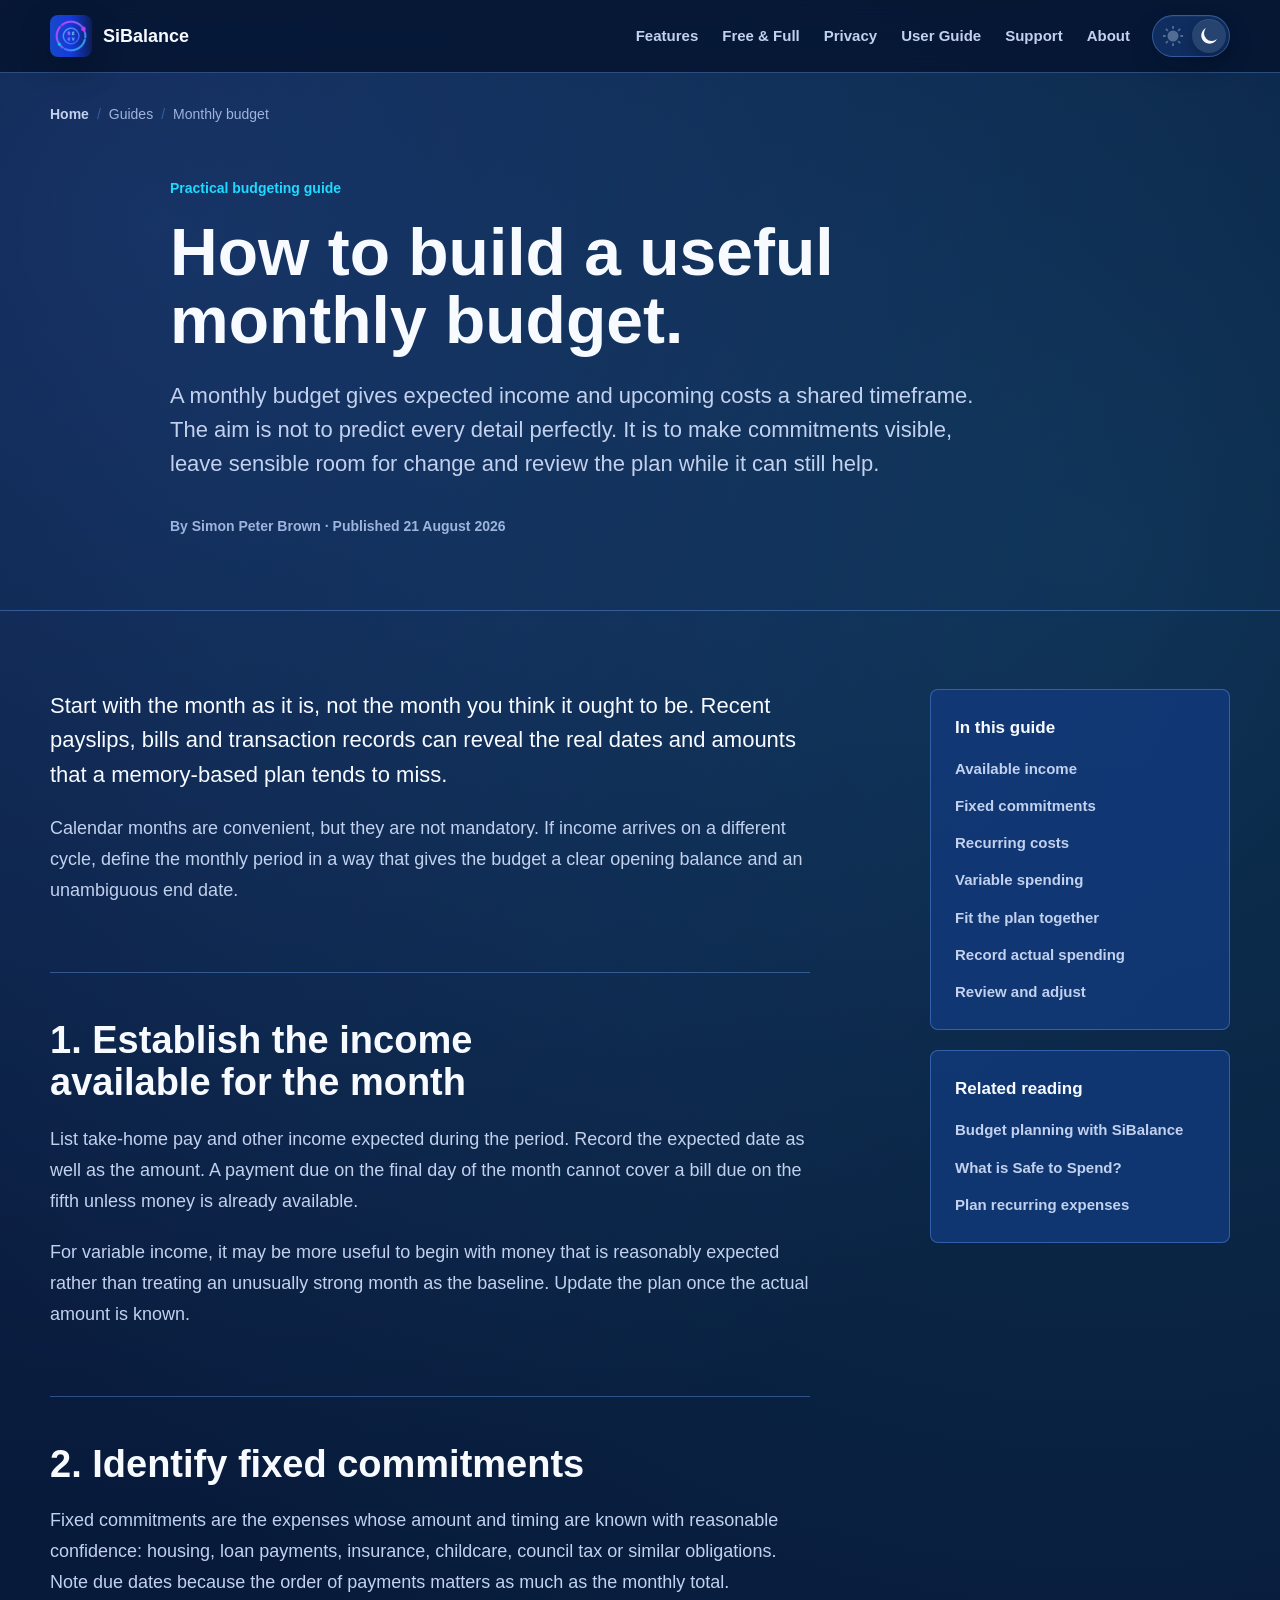
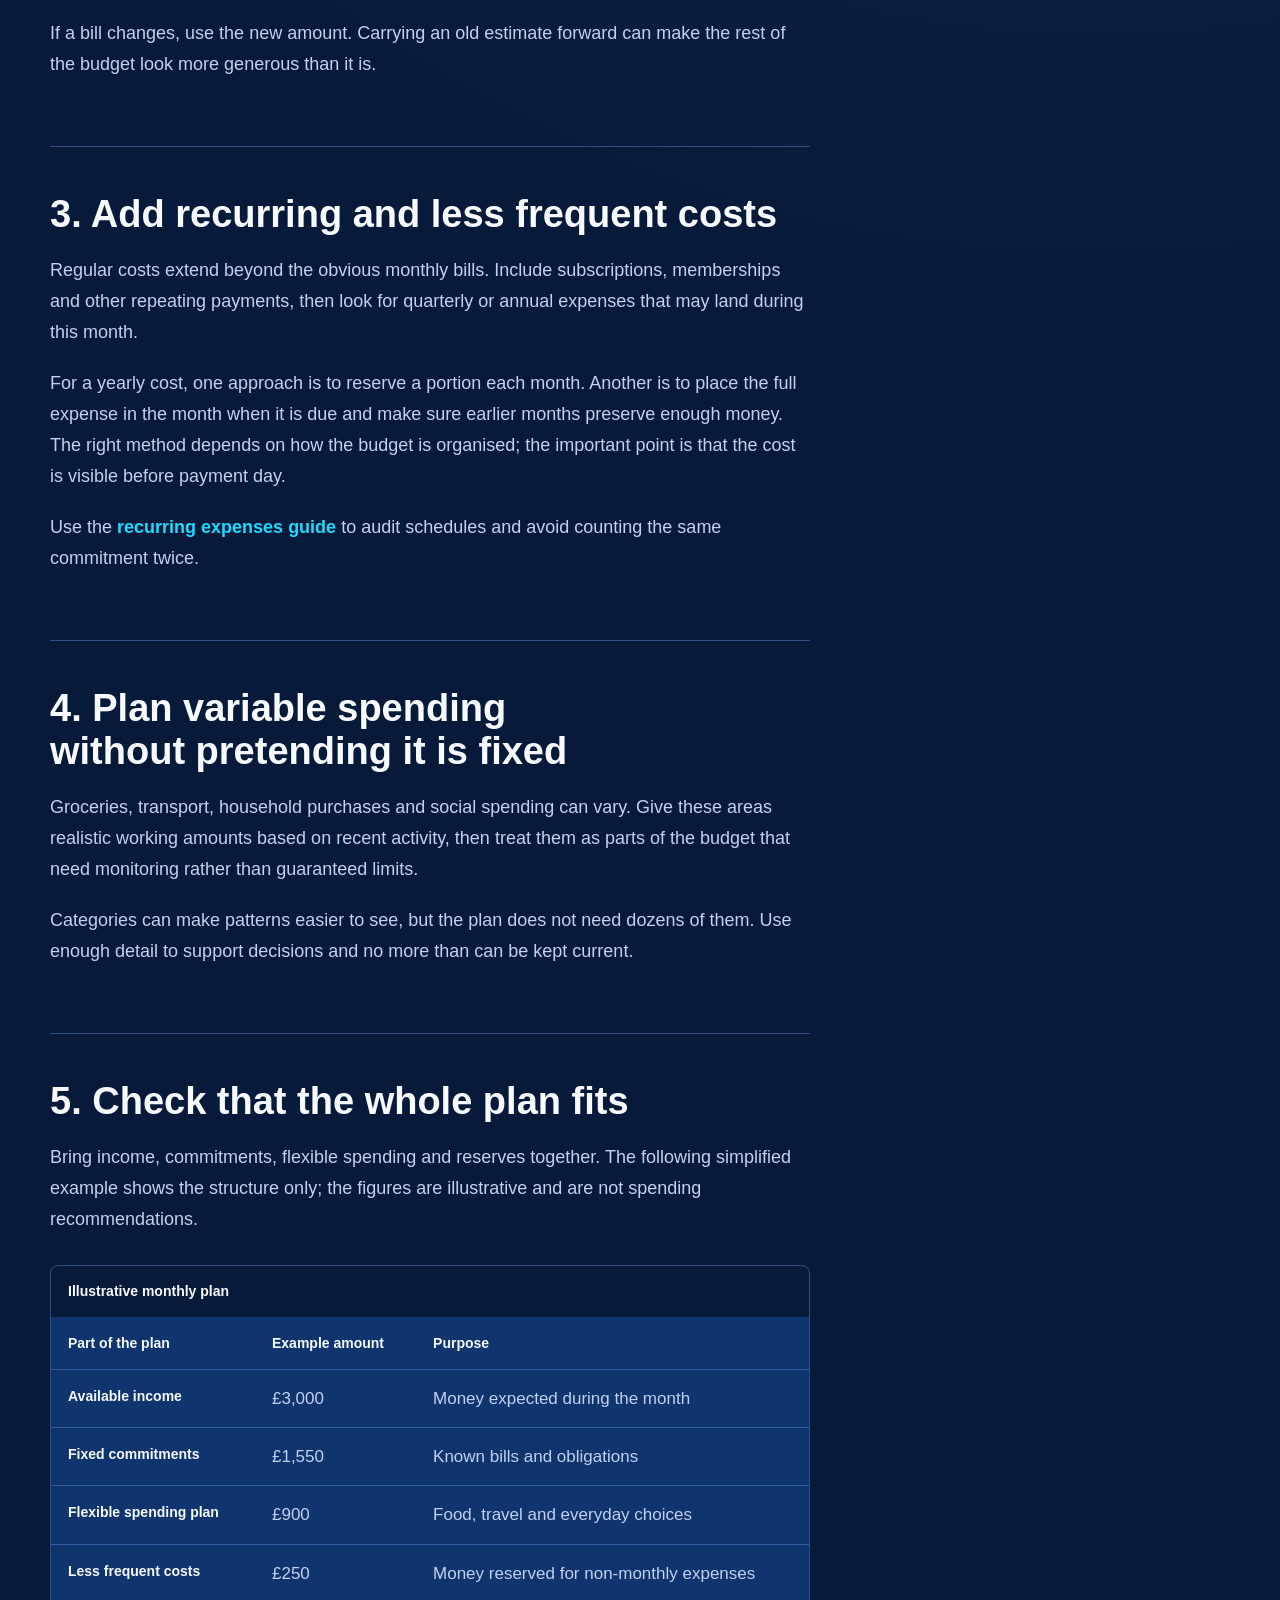
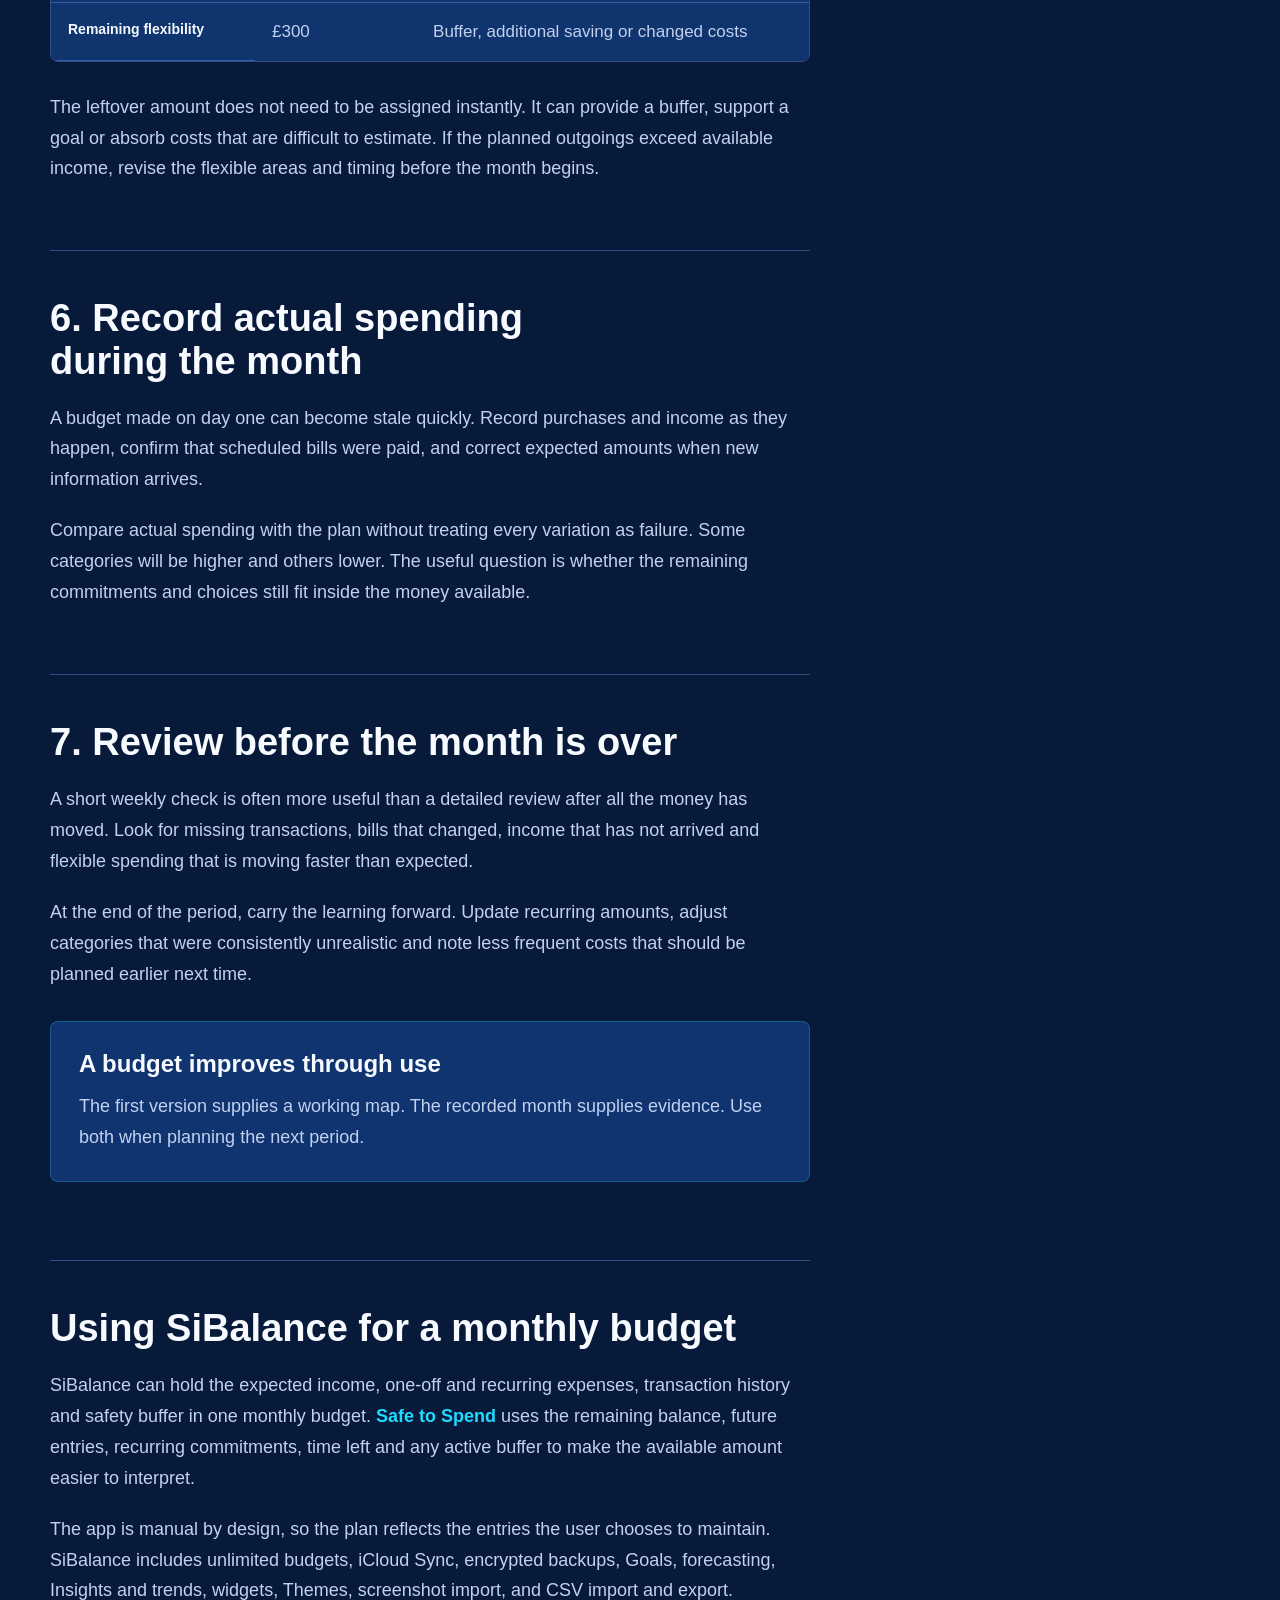
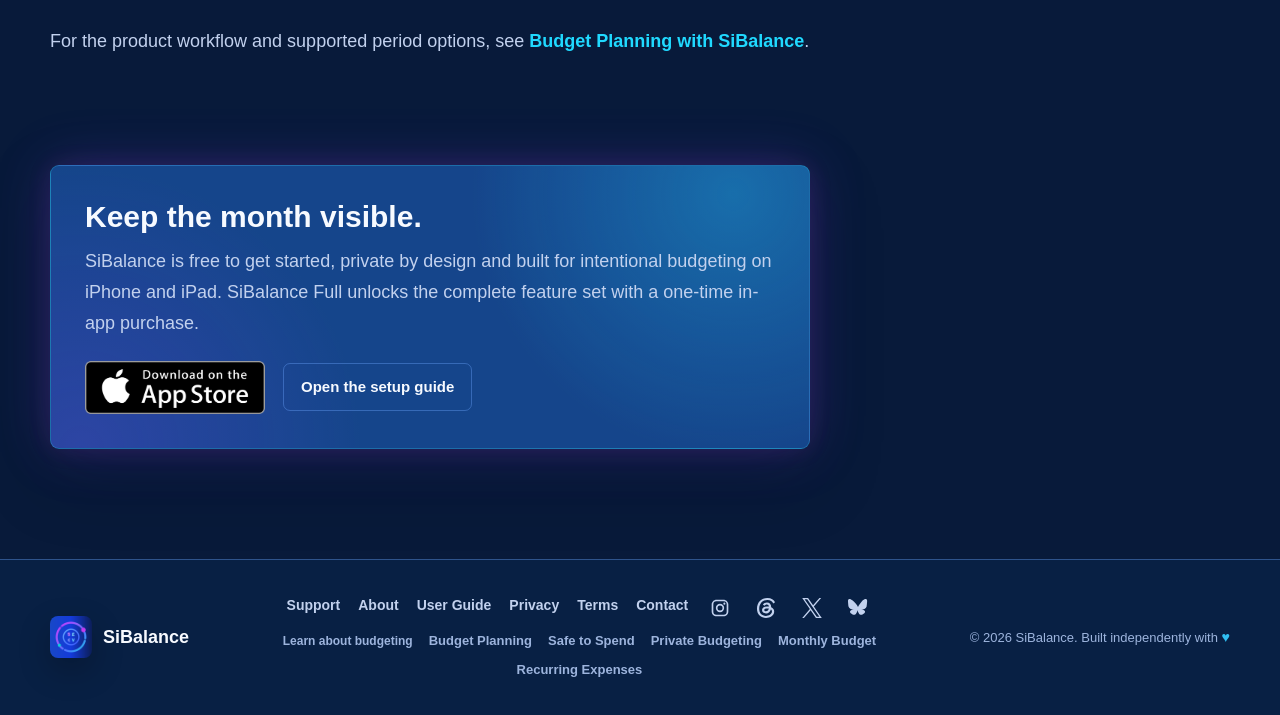
<file: guides/monthly-budget.html>
<!DOCTYPE html>
<html lang="en">
<head>
  <meta charset="UTF-8">
  <meta name="viewport" content="width=device-width, initial-scale=1.0">
  <title>How to Build a Monthly Budget | SiBalance Guide</title>
  <link rel="canonical" href="https://sibalance.app/guides/monthly-budget.html">
  <link rel="icon" href="../assets/favicon.png" type="image/png">
  <meta name="description" content="A practical guide to building a monthly budget around income, fixed commitments, recurring expenses, flexible spending and regular reviews.">
  <meta name="theme-color" content="#081a3a">
  <meta name="apple-itunes-app" content="app-id=6776341469">
  <meta property="og:type" content="article">
  <meta property="og:site_name" content="SiBalance">
  <meta property="og:locale" content="en_GB">
  <meta property="og:title" content="How to Build a Monthly Budget | SiBalance Guide">
  <meta property="og:description" content="Build a useful monthly budget, keep it current and improve the next month using what actually happened.">
  <meta property="og:url" content="https://sibalance.app/guides/monthly-budget.html">
  <meta property="og:image" content="https://sibalance.app/assets/social-preview.png">
  <meta property="og:image:alt" content="SiBalance private budgeting dashboard displayed on an iPhone">
  <meta property="og:image:width" content="1200">
  <meta property="og:image:height" content="675">
  <meta property="og:image:type" content="image/png">
  <meta name="twitter:card" content="summary_large_image">
  <meta name="twitter:site" content="@SiBalanceApp">
  <meta name="twitter:title" content="How to Build a Monthly Budget | SiBalance Guide">
  <meta name="twitter:description" content="Build a useful monthly budget, keep it current and improve the next month using what actually happened.">
  <meta name="twitter:image" content="https://sibalance.app/assets/social-preview.png">
  <meta name="twitter:image:alt" content="SiBalance private budgeting dashboard displayed on an iPhone">
  <meta property="article:published_time" content="2026-08-21">
  <meta property="article:modified_time" content="2026-08-21">
  <meta property="article:author" content="Simon Peter Brown">
  <script type="application/ld+json">
  {
    "@context": "https://schema.org",
    "@graph": [
      {
        "@type": "Article",
        "@id": "https://sibalance.app/guides/monthly-budget.html#article",
        "headline": "How to Build a Monthly Budget",
        "description": "A practical guide to building a monthly budget around income, commitments, flexible spending and regular reviews.",
        "url": "https://sibalance.app/guides/monthly-budget.html",
        "mainEntityOfPage": "https://sibalance.app/guides/monthly-budget.html",
        "image": "https://sibalance.app/assets/social-preview.png",
        "datePublished": "2026-08-21",
        "dateModified": "2026-09-14",
        "author": {"@type": "Person", "@id": "https://sibalance.app/about.html#simon", "name": "Simon Peter Brown"},
        "publisher": {"@type": "Person", "@id": "https://sibalance.app/about.html#simon", "name": "Simon Peter Brown"},
        "isPartOf": {"@id": "https://sibalance.app/#website"},
        "inLanguage": "en-GB"
      },
      {
        "@type": "BreadcrumbList",
        "@id": "https://sibalance.app/guides/monthly-budget.html#breadcrumb",
        "itemListElement": [
          {"@type": "ListItem", "position": 1, "name": "Home", "item": "https://sibalance.app/"},
          {"@type": "ListItem", "position": 2, "name": "Monthly Budget", "item": "https://sibalance.app/guides/monthly-budget.html"}
        ]
      }
    ]
  }
  </script>
  <script src="../assets/theme.js?v=7"></script>
  <link rel="stylesheet" href="../assets/site.css?v=16">
  <link rel="stylesheet" href="../assets/home.css?v=61">
  <link rel="stylesheet" href="../assets/content.css?v=9">
</head>
<body class="home-page content-page guide-page">
  <a class="skip-link" href="#main-content">Skip to content</a>
  <header class="landing-header">
    <div class="nav-shell">
      <a class="brand" href="/" aria-label="SiBalance home"><img class="app-mark" src="../assets/sibalance-logo-dark-96.png?v=20260914" alt="" width="42" height="42"><span>SiBalance</span></a>
      <button class="menu-toggle" type="button" aria-expanded="false" aria-controls="landing-navigation" aria-label="Open navigation"><span aria-hidden="true"></span><span aria-hidden="true"></span><span aria-hidden="true"></span></button>
      <div class="landing-navigation" id="landing-navigation">
        <nav aria-label="Site navigation"><a href="/#features">Features</a><a href="/#pricing">Free &amp; Full</a><a href="../privacy.html">Privacy</a><a href="../user-guide.html">User Guide</a><a href="../support.html">Support</a><a href="../about.html">About</a></nav>
        <button class="theme-toggle" type="button" aria-label="Switch color theme" aria-pressed="false"><span class="theme-toggle-icon" aria-hidden="true"></span><span class="theme-toggle-text">Light</span></button>
      </div>
    </div>
  </header>

  <nav class="content-breadcrumbs landing-shell" aria-label="Breadcrumb"><ol><li><a href="/">Home</a></li><li>Guides</li><li aria-current="page">Monthly budget</li></ol></nav>

  <main id="main-content">
    <header class="guide-hero">
      <div class="landing-shell guide-hero-inner">
        <p class="content-kicker">Practical budgeting guide</p>
        <h1>How to build a useful monthly budget.</h1>
        <p class="content-summary">A monthly budget gives expected income and upcoming costs a shared timeframe. The aim is not to predict every detail perfectly. It is to make commitments visible, leave sensible room for change and review the plan while it can still help.</p>
        <p class="content-byline">By Simon Peter Brown <span aria-hidden="true">·</span> Published 21 August 2026</p>
      </div>
    </header>

    <div class="content-main guide-content-main">
      <div class="landing-shell content-layout">
        <article class="content-article">
          <section id="before-starting">
            <p class="content-lede">Start with the month as it is, not the month you think it ought to be. Recent payslips, bills and transaction records can reveal the real dates and amounts that a memory-based plan tends to miss.</p>
            <p>Calendar months are convenient, but they are not mandatory. If income arrives on a different cycle, define the monthly period in a way that gives the budget a clear opening balance and an unambiguous end date.</p>
          </section>

          <section id="income">
            <h2>1. Establish the income available for the month</h2>
            <p>List take-home pay and other income expected during the period. Record the expected date as well as the amount. A payment due on the final day of the month cannot cover a bill due on the fifth unless money is already available.</p>
            <p>For variable income, it may be more useful to begin with money that is reasonably expected rather than treating an unusually strong month as the baseline. Update the plan once the actual amount is known.</p>
          </section>

          <section id="fixed-commitments">
            <h2>2. Identify fixed commitments</h2>
            <p>Fixed commitments are the expenses whose amount and timing are known with reasonable confidence: housing, loan payments, insurance, childcare, council tax or similar obligations. Note due dates because the order of payments matters as much as the monthly total.</p>
            <p>If a bill changes, use the new amount. Carrying an old estimate forward can make the rest of the budget look more generous than it is.</p>
          </section>

          <section id="recurring">
            <h2>3. Add recurring and less frequent costs</h2>
            <p>Regular costs extend beyond the obvious monthly bills. Include subscriptions, memberships and other repeating payments, then look for quarterly or annual expenses that may land during this month.</p>
            <p>For a yearly cost, one approach is to reserve a portion each month. Another is to place the full expense in the month when it is due and make sure earlier months preserve enough money. The right method depends on how the budget is organised; the important point is that the cost is visible before payment day.</p>
            <p>Use the <a href="recurring-expenses.html">recurring expenses guide</a> to audit schedules and avoid counting the same commitment twice.</p>
          </section>

          <section id="variable-spending">
            <h2>4. Plan variable spending without pretending it is fixed</h2>
            <p>Groceries, transport, household purchases and social spending can vary. Give these areas realistic working amounts based on recent activity, then treat them as parts of the budget that need monitoring rather than guaranteed limits.</p>
            <p>Categories can make patterns easier to see, but the plan does not need dozens of them. Use enough detail to support decisions and no more than can be kept current.</p>
          </section>

          <section id="example">
            <h2>5. Check that the whole plan fits</h2>
            <p>Bring income, commitments, flexible spending and reserves together. The following simplified example shows the structure only; the figures are illustrative and are not spending recommendations.</p>
            <div class="content-table-wrap" role="region" aria-label="Illustrative monthly budget table" tabindex="0">
              <table class="content-table">
                <caption>Illustrative monthly plan</caption>
                <thead><tr><th scope="col">Part of the plan</th><th scope="col">Example amount</th><th scope="col">Purpose</th></tr></thead>
                <tbody>
                  <tr><th scope="row">Available income</th><td>£3,000</td><td>Money expected during the month</td></tr>
                  <tr><th scope="row">Fixed commitments</th><td>£1,550</td><td>Known bills and obligations</td></tr>
                  <tr><th scope="row">Flexible spending plan</th><td>£900</td><td>Food, travel and everyday choices</td></tr>
                  <tr><th scope="row">Less frequent costs</th><td>£250</td><td>Money reserved for non-monthly expenses</td></tr>
                  <tr><th scope="row">Remaining flexibility</th><td>£300</td><td>Buffer, additional saving or changed costs</td></tr>
                </tbody>
              </table>
            </div>
            <p>The leftover amount does not need to be assigned instantly. It can provide a buffer, support a goal or absorb costs that are difficult to estimate. If the planned outgoings exceed available income, revise the flexible areas and timing before the month begins.</p>
          </section>

          <section id="record">
            <h2>6. Record actual spending during the month</h2>
            <p>A budget made on day one can become stale quickly. Record purchases and income as they happen, confirm that scheduled bills were paid, and correct expected amounts when new information arrives.</p>
            <p>Compare actual spending with the plan without treating every variation as failure. Some categories will be higher and others lower. The useful question is whether the remaining commitments and choices still fit inside the money available.</p>
          </section>

          <section id="review">
            <h2>7. Review before the month is over</h2>
            <p>A short weekly check is often more useful than a detailed review after all the money has moved. Look for missing transactions, bills that changed, income that has not arrived and flexible spending that is moving faster than expected.</p>
            <p>At the end of the period, carry the learning forward. Update recurring amounts, adjust categories that were consistently unrealistic and note less frequent costs that should be planned earlier next time.</p>
            <div class="content-callout">
              <h3>A budget improves through use</h3>
              <p>The first version supplies a working map. The recorded month supplies evidence. Use both when planning the next period.</p>
            </div>
          </section>

          <section id="sibalance">
            <h2>Using SiBalance for a monthly budget</h2>
            <p>SiBalance can hold the expected income, one-off and recurring expenses, transaction history and safety buffer in one monthly budget. <a href="../safe-to-spend.html">Safe to Spend</a> uses the remaining balance, future entries, recurring commitments, time left and any active buffer to make the available amount easier to interpret.</p>
            <p>The app is manual by design, so the plan reflects the entries the user chooses to maintain. SiBalance includes unlimited budgets, iCloud Sync, encrypted backups, Goals, forecasting, Insights and trends, widgets, Themes, screenshot import, and CSV import and export.</p>
            <p>For the product workflow and supported period options, see <a href="../budget-planning.html">Budget Planning with SiBalance</a>.</p>
          </section>

          <div class="content-cta">
            <h2>Keep the month visible.</h2>
            <p>SiBalance is free to get started, private by design and built for intentional budgeting on iPhone and iPad. SiBalance Full unlocks the complete feature set with a one-time in-app purchase.</p>
            <div class="content-cta-actions">
              <a class="store-link" href="https://apps.apple.com/app/sibalance/id6776341469" target="_blank" rel="noopener noreferrer" aria-label="Get SiBalance on the App Store"><img class="store-badge" src="../assets/download-on-app-store.png" alt="Download on the App Store" width="3840" height="1138" loading="lazy"></a>
              <a class="content-button" href="../user-guide.html#getting-started">Open the setup guide</a>
            </div>
          </div>
        </article>

        <aside class="content-sidebar" aria-label="Guide contents and related reading">
          <section class="content-side-card"><h2>In this guide</h2><ul><li><a href="#income">Available income</a></li><li><a href="#fixed-commitments">Fixed commitments</a></li><li><a href="#recurring">Recurring costs</a></li><li><a href="#variable-spending">Variable spending</a></li><li><a href="#example">Fit the plan together</a></li><li><a href="#record">Record actual spending</a></li><li><a href="#review">Review and adjust</a></li></ul></section>
          <section class="content-side-card"><h2>Related reading</h2><ul><li><a href="../budget-planning.html">Budget planning with SiBalance</a></li><li><a href="../safe-to-spend.html">What is Safe to Spend?</a></li><li><a href="recurring-expenses.html">Plan recurring expenses</a></li></ul></section>
        </aside>
      </div>
    </div>
  </main>

  <footer class="landing-footer"><div class="landing-shell footer-layout">
    <a class="brand" href="/" aria-label="SiBalance home"><img class="app-mark" src="../assets/sibalance-logo-dark-96.png?v=20260914" alt="" width="36" height="36" loading="lazy" decoding="async"><span>SiBalance</span></a>
    <div class="footer-links"><nav aria-label="Footer navigation"><a href="../support.html">Support</a><a href="../about.html">About</a><a href="../user-guide.html">User Guide</a><a href="../privacy.html">Privacy</a><a href="../terms.html">Terms</a><a href="mailto:support@sibalance.app">Contact</a><a class="social-icon" href="https://www.instagram.com/getsibalanceapp/" target="_blank" rel="noopener noreferrer" aria-label="Follow SiBalance on Instagram" title="Instagram"><span class="social-icon-mark social-icon-instagram" aria-hidden="true"></span></a><a class="social-icon" href="https://www.threads.com/@getsibalanceapp" target="_blank" rel="noopener noreferrer" aria-label="Follow SiBalance on Threads" title="Threads"><span class="social-icon-mark social-icon-threads" aria-hidden="true"></span></a><a class="social-icon" href="https://x.com/getsibalanceapp" target="_blank" rel="noopener noreferrer" aria-label="Follow SiBalance on X" title="X"><span class="social-icon-mark social-icon-x" aria-hidden="true"></span></a><a class="social-icon" href="https://bsky.app/profile/getsibalanceapp.bsky.social" target="_blank" rel="noopener noreferrer" aria-label="Follow SiBalance on Bluesky" title="Bluesky"><span class="social-icon-mark social-icon-bluesky" aria-hidden="true"></span></a></nav><div class="footer-learn"><span class="footer-learn-label">Learn about budgeting</span><a href="../budget-planning.html">Budget Planning</a><a href="../safe-to-spend.html">Safe to Spend</a><a href="../private-budgeting.html">Private Budgeting</a><a href="monthly-budget.html">Monthly Budget</a><a href="recurring-expenses.html">Recurring Expenses</a></div></div>
    <p>© 2026 SiBalance. Built independently with <span class="independent-heart" role="img" aria-label="love">♥</span></p>
  </div></footer>
  <script src="../assets/home.js?v=4"></script>
</body>
</html>
</file>
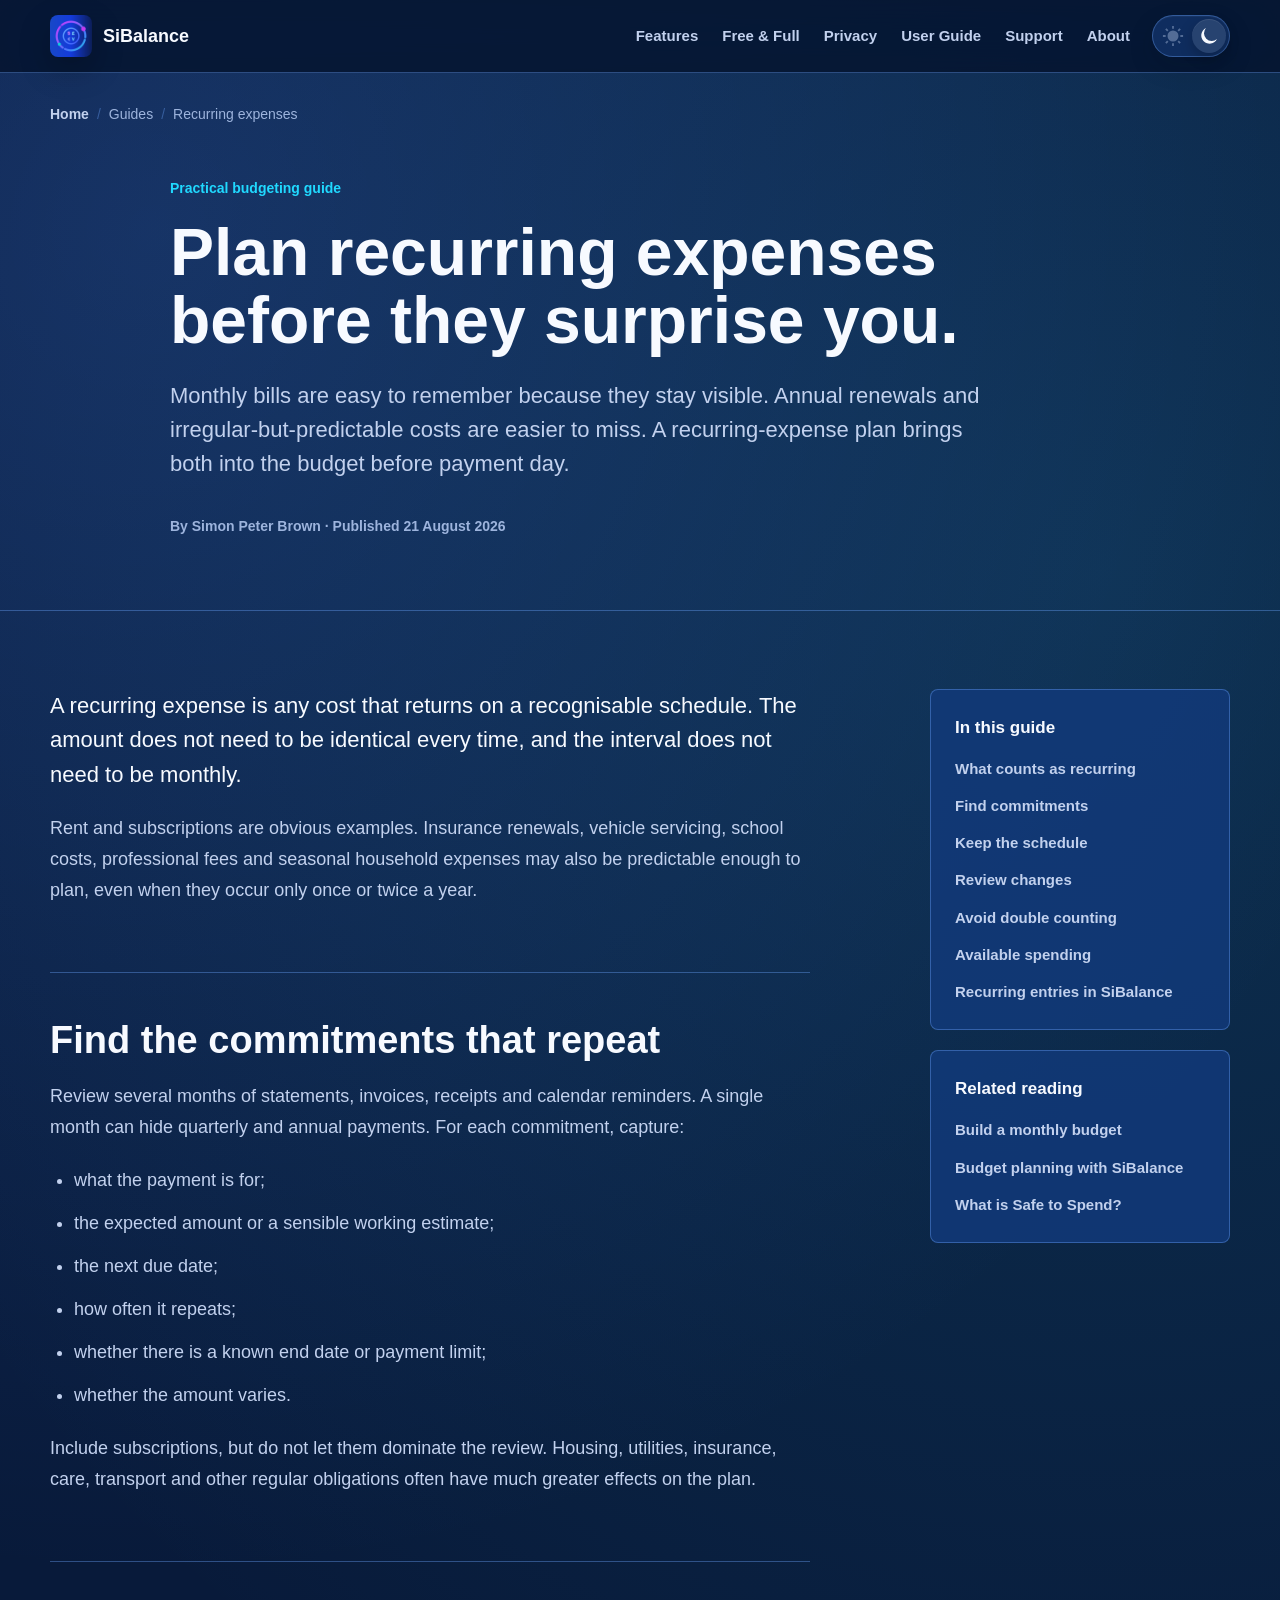
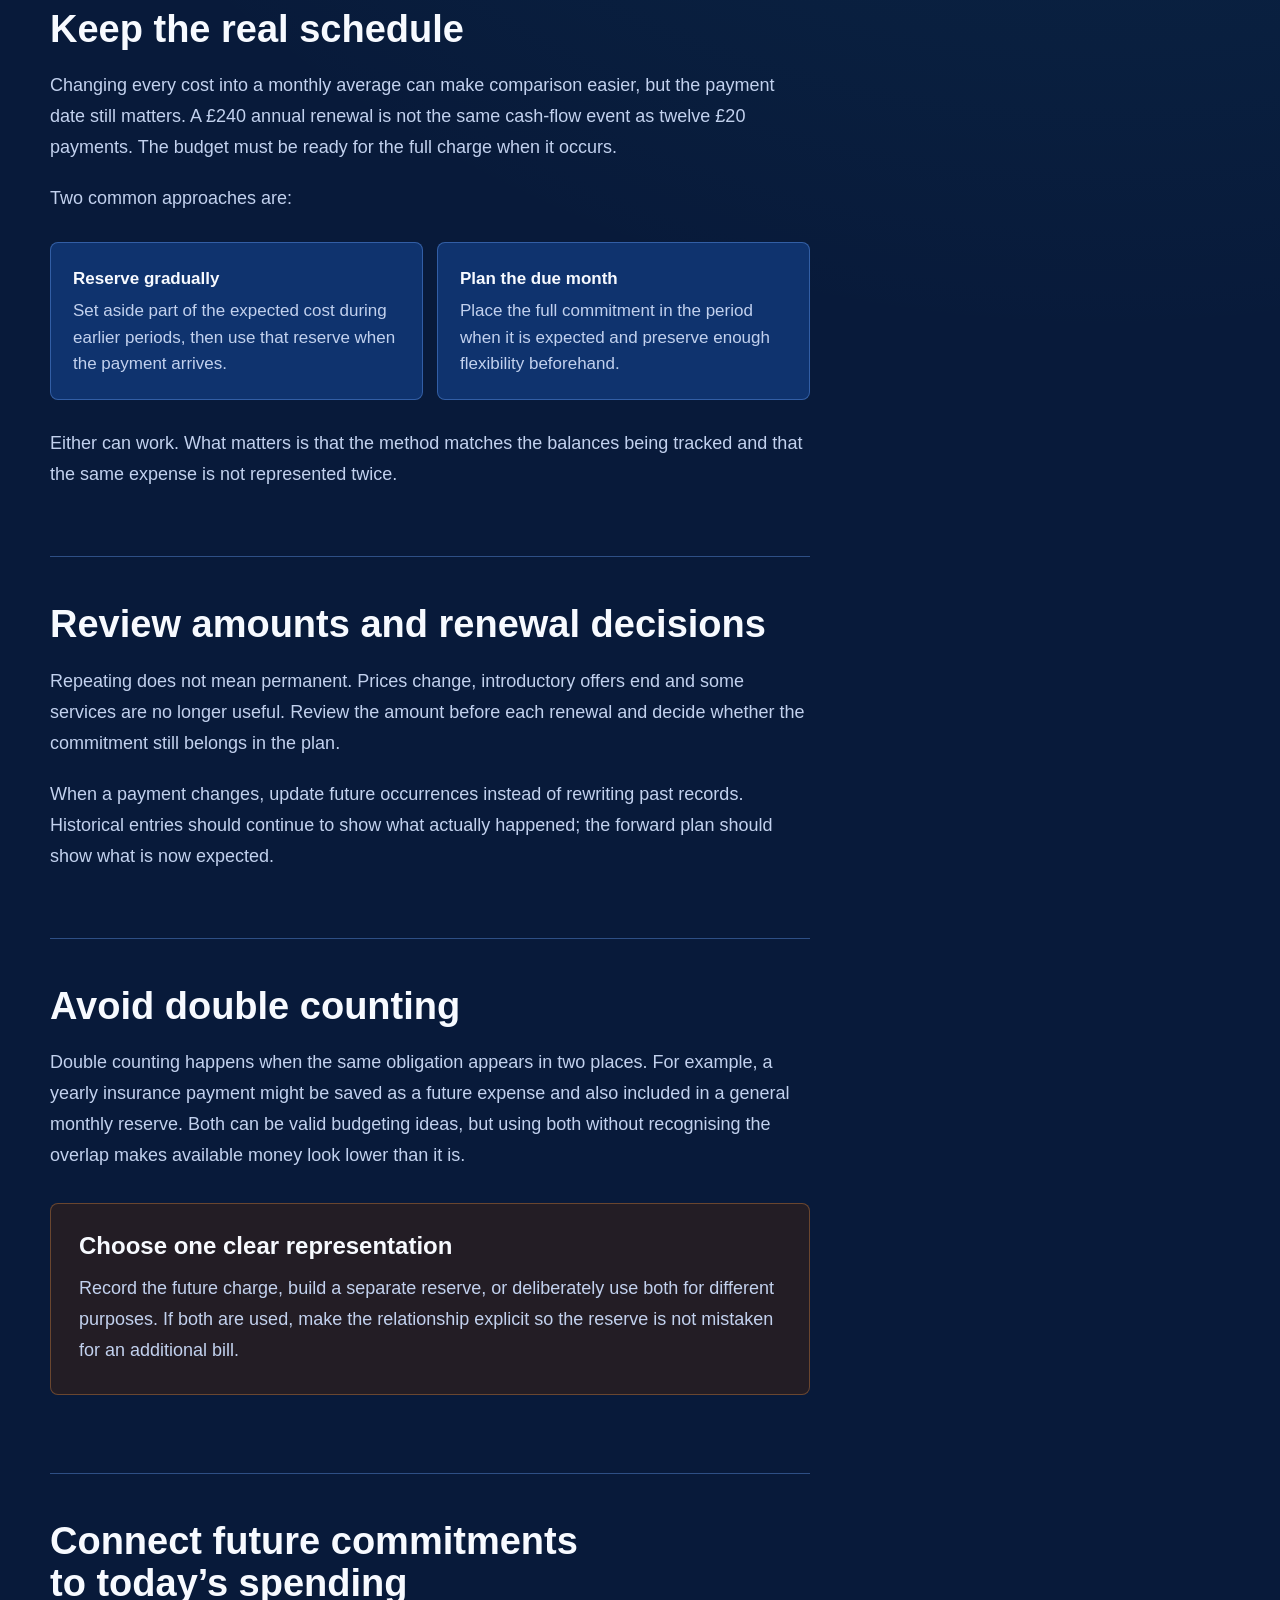
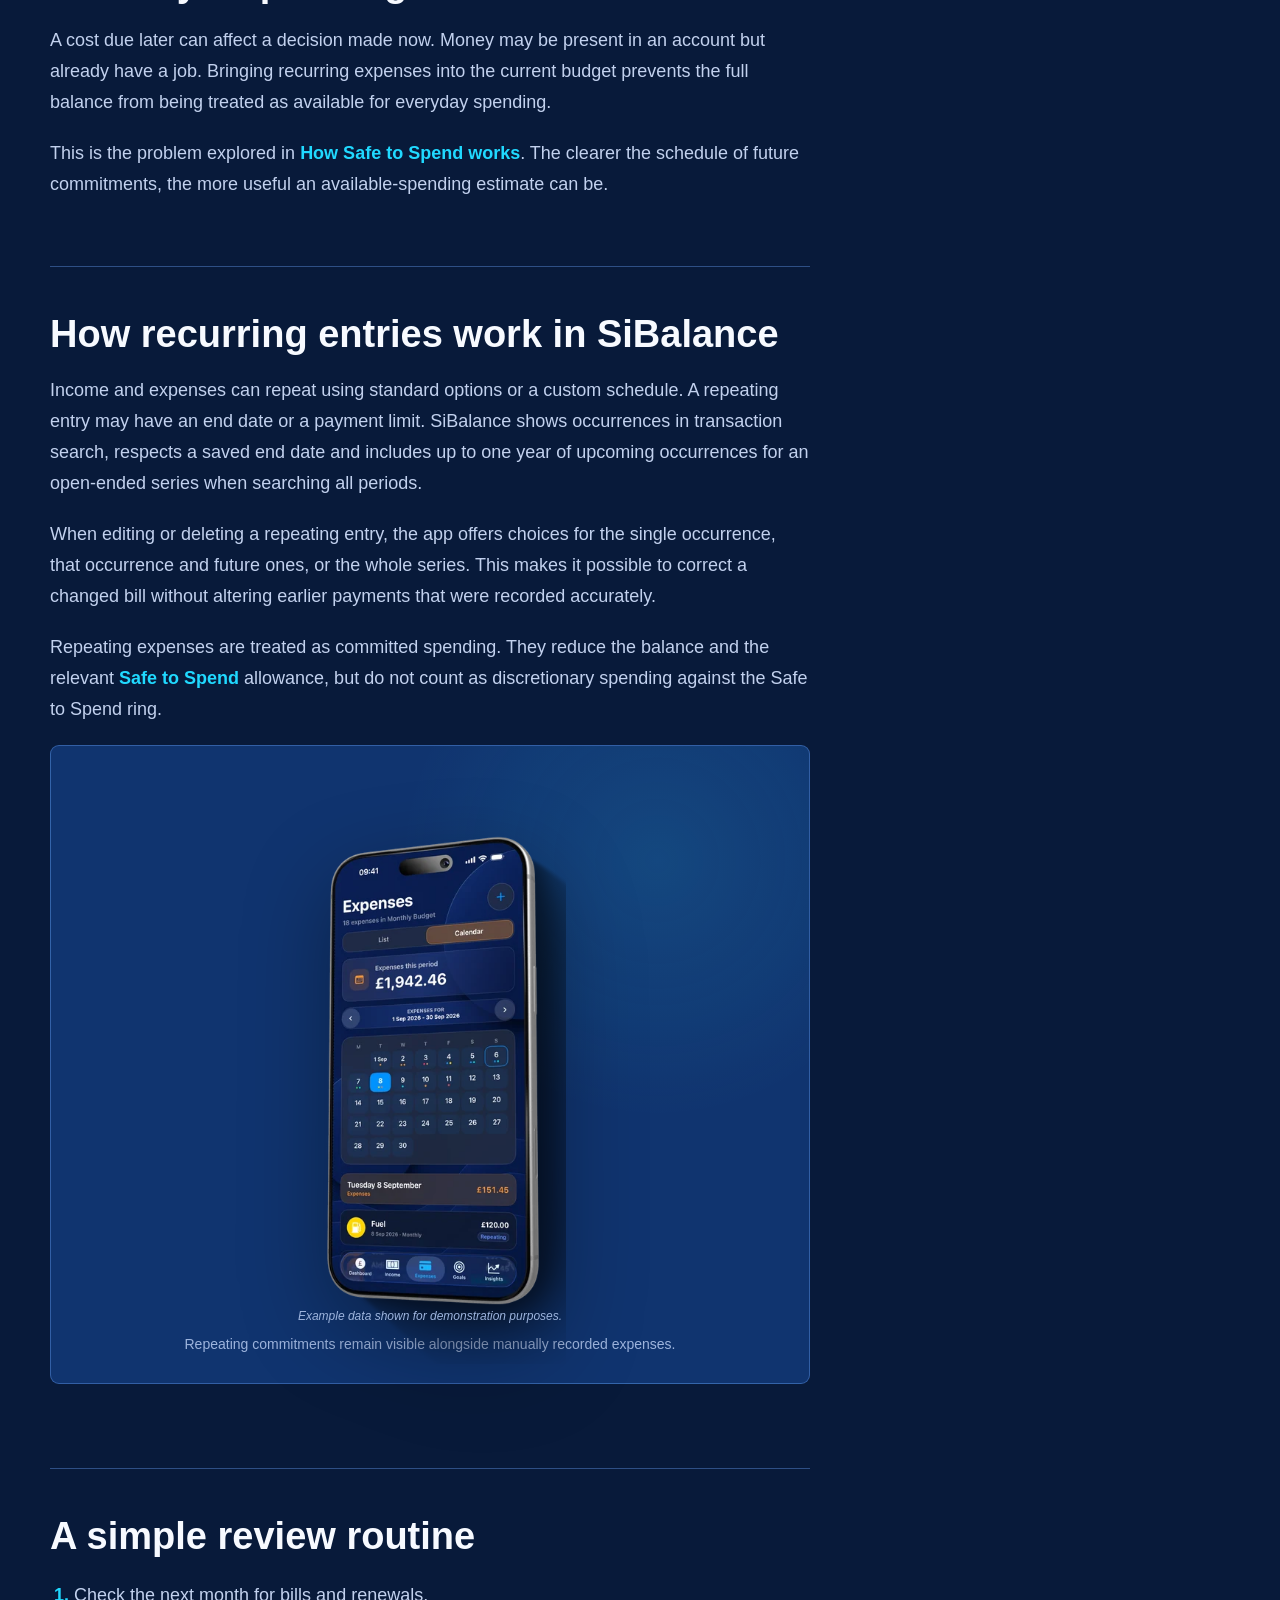
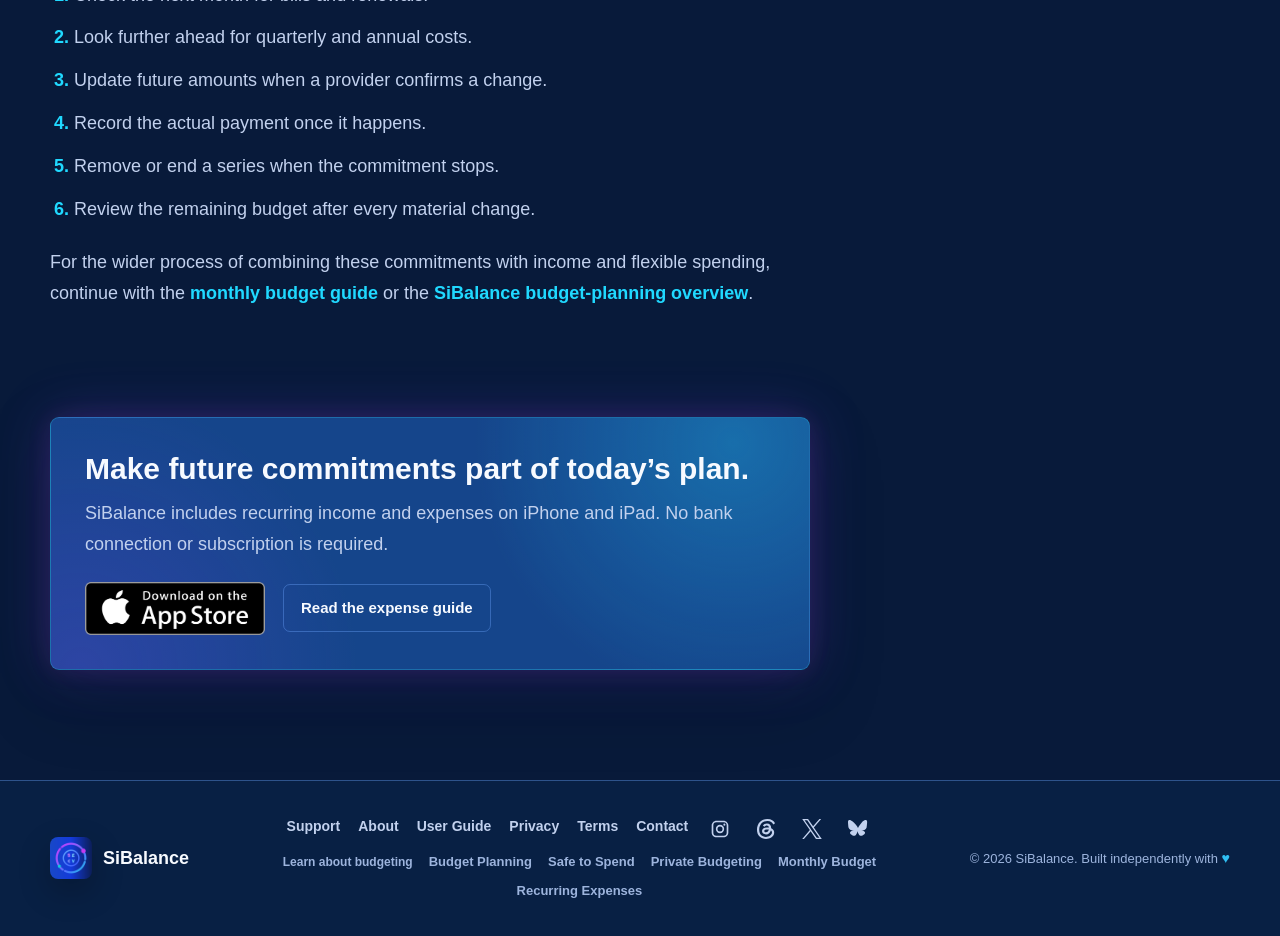
<file: guides/recurring-expenses.html>
<!DOCTYPE html>
<html lang="en">
<head>
  <meta charset="UTF-8">
  <meta name="viewport" content="width=device-width, initial-scale=1.0">
  <title>How to Plan Recurring Expenses | SiBalance Guide</title>
  <link rel="canonical" href="https://sibalance.app/guides/recurring-expenses.html">
  <link rel="icon" href="../assets/favicon.png" type="image/png">
  <meta name="description" content="Learn how to find, organise and plan monthly bills, annual renewals, subscriptions and other recurring expenses without double counting.">
  <meta name="theme-color" content="#081a3a">
  <meta name="apple-itunes-app" content="app-id=6776341469">
  <meta property="og:type" content="article">
  <meta property="og:site_name" content="SiBalance">
  <meta property="og:locale" content="en_GB">
  <meta property="og:title" content="How to Plan Recurring Expenses | SiBalance Guide">
  <meta property="og:description" content="Make monthly bills, annual renewals and other predictable commitments visible before they affect the budget.">
  <meta property="og:url" content="https://sibalance.app/guides/recurring-expenses.html">
  <meta property="og:image" content="https://sibalance.app/assets/social-preview.png">
  <meta property="og:image:alt" content="SiBalance private budgeting dashboard displayed on an iPhone">
  <meta property="og:image:width" content="1200">
  <meta property="og:image:height" content="675">
  <meta property="og:image:type" content="image/png">
  <meta name="twitter:card" content="summary_large_image">
  <meta name="twitter:site" content="@SiBalanceApp">
  <meta name="twitter:title" content="How to Plan Recurring Expenses | SiBalance Guide">
  <meta name="twitter:description" content="Make monthly bills, annual renewals and other predictable commitments visible before they affect the budget.">
  <meta name="twitter:image" content="https://sibalance.app/assets/social-preview.png">
  <meta name="twitter:image:alt" content="SiBalance private budgeting dashboard displayed on an iPhone">
  <meta property="article:published_time" content="2026-08-21">
  <meta property="article:modified_time" content="2026-08-21">
  <meta property="article:author" content="Simon Peter Brown">
  <script type="application/ld+json">
  {
    "@context": "https://schema.org",
    "@graph": [
      {
        "@type": "Article",
        "@id": "https://sibalance.app/guides/recurring-expenses.html#article",
        "headline": "How to Plan Recurring Expenses",
        "description": "A guide to finding, organising and planning regular bills, annual renewals and other predictable commitments.",
        "url": "https://sibalance.app/guides/recurring-expenses.html",
        "mainEntityOfPage": "https://sibalance.app/guides/recurring-expenses.html",
        "image": "https://sibalance.app/assets/social-preview.png",
        "datePublished": "2026-08-21",
        "dateModified": "2026-08-21",
        "author": {"@type": "Person", "@id": "https://sibalance.app/about.html#simon", "name": "Simon Peter Brown"},
        "publisher": {"@type": "Person", "@id": "https://sibalance.app/about.html#simon", "name": "Simon Peter Brown"},
        "isPartOf": {"@id": "https://sibalance.app/#website"},
        "inLanguage": "en-GB"
      },
      {
        "@type": "BreadcrumbList",
        "@id": "https://sibalance.app/guides/recurring-expenses.html#breadcrumb",
        "itemListElement": [
          {"@type": "ListItem", "position": 1, "name": "Home", "item": "https://sibalance.app/"},
          {"@type": "ListItem", "position": 2, "name": "Recurring Expenses", "item": "https://sibalance.app/guides/recurring-expenses.html"}
        ]
      }
    ]
  }
  </script>
  <script src="../assets/theme.js?v=7"></script>
  <link rel="stylesheet" href="../assets/site.css?v=16">
  <link rel="stylesheet" href="../assets/home.css?v=61">
  <link rel="stylesheet" href="../assets/content.css?v=9">
</head>
<body class="home-page content-page guide-page">
  <a class="skip-link" href="#main-content">Skip to content</a>
  <header class="landing-header">
    <div class="nav-shell">
      <a class="brand" href="/" aria-label="SiBalance home"><img class="app-mark" src="../assets/sibalance-logo-dark-96.png?v=20260914" alt="" width="42" height="42"><span>SiBalance</span></a>
      <button class="menu-toggle" type="button" aria-expanded="false" aria-controls="landing-navigation" aria-label="Open navigation"><span aria-hidden="true"></span><span aria-hidden="true"></span><span aria-hidden="true"></span></button>
      <div class="landing-navigation" id="landing-navigation">
        <nav aria-label="Site navigation"><a href="/#features">Features</a><a href="/#pricing">Free &amp; Full</a><a href="../privacy.html">Privacy</a><a href="../user-guide.html">User Guide</a><a href="../support.html">Support</a><a href="../about.html">About</a></nav>
        <button class="theme-toggle" type="button" aria-label="Switch color theme" aria-pressed="false"><span class="theme-toggle-icon" aria-hidden="true"></span><span class="theme-toggle-text">Light</span></button>
      </div>
    </div>
  </header>

  <nav class="content-breadcrumbs landing-shell" aria-label="Breadcrumb"><ol><li><a href="/">Home</a></li><li>Guides</li><li aria-current="page">Recurring expenses</li></ol></nav>

  <main id="main-content">
    <header class="guide-hero">
      <div class="landing-shell guide-hero-inner">
        <p class="content-kicker">Practical budgeting guide</p>
        <h1>Plan recurring expenses before they surprise you.</h1>
        <p class="content-summary">Monthly bills are easy to remember because they stay visible. Annual renewals and irregular-but-predictable costs are easier to miss. A recurring-expense plan brings both into the budget before payment day.</p>
        <p class="content-byline">By Simon Peter Brown <span aria-hidden="true">·</span> Published 21 August 2026</p>
      </div>
    </header>

    <div class="content-main guide-content-main">
      <div class="landing-shell content-layout">
        <article class="content-article">
          <section id="recurring-definition">
            <p class="content-lede">A recurring expense is any cost that returns on a recognisable schedule. The amount does not need to be identical every time, and the interval does not need to be monthly.</p>
            <p>Rent and subscriptions are obvious examples. Insurance renewals, vehicle servicing, school costs, professional fees and seasonal household expenses may also be predictable enough to plan, even when they occur only once or twice a year.</p>
          </section>

          <section id="find">
            <h2>Find the commitments that repeat</h2>
            <p>Review several months of statements, invoices, receipts and calendar reminders. A single month can hide quarterly and annual payments. For each commitment, capture:</p>
            <ul>
              <li>what the payment is for;</li>
              <li>the expected amount or a sensible working estimate;</li>
              <li>the next due date;</li>
              <li>how often it repeats;</li>
              <li>whether there is a known end date or payment limit;</li>
              <li>whether the amount varies.</li>
            </ul>
            <p>Include subscriptions, but do not let them dominate the review. Housing, utilities, insurance, care, transport and other regular obligations often have much greater effects on the plan.</p>
          </section>

          <section id="schedule">
            <h2>Keep the real schedule</h2>
            <p>Changing every cost into a monthly average can make comparison easier, but the payment date still matters. A £240 annual renewal is not the same cash-flow event as twelve £20 payments. The budget must be ready for the full charge when it occurs.</p>
            <p>Two common approaches are:</p>
            <div class="content-facts">
              <div class="content-fact"><strong>Reserve gradually</strong><span>Set aside part of the expected cost during earlier periods, then use that reserve when the payment arrives.</span></div>
              <div class="content-fact"><strong>Plan the due month</strong><span>Place the full commitment in the period when it is expected and preserve enough flexibility beforehand.</span></div>
            </div>
            <p>Either can work. What matters is that the method matches the balances being tracked and that the same expense is not represented twice.</p>
          </section>

          <section id="changes">
            <h2>Review amounts and renewal decisions</h2>
            <p>Repeating does not mean permanent. Prices change, introductory offers end and some services are no longer useful. Review the amount before each renewal and decide whether the commitment still belongs in the plan.</p>
            <p>When a payment changes, update future occurrences instead of rewriting past records. Historical entries should continue to show what actually happened; the forward plan should show what is now expected.</p>
          </section>

          <section id="double-counting">
            <h2>Avoid double counting</h2>
            <p>Double counting happens when the same obligation appears in two places. For example, a yearly insurance payment might be saved as a future expense and also included in a general monthly reserve. Both can be valid budgeting ideas, but using both without recognising the overlap makes available money look lower than it is.</p>
            <div class="content-callout content-callout-caution">
              <h3>Choose one clear representation</h3>
              <p>Record the future charge, build a separate reserve, or deliberately use both for different purposes. If both are used, make the relationship explicit so the reserve is not mistaken for an additional bill.</p>
            </div>
          </section>

          <section id="available-spending">
            <h2>Connect future commitments to today’s spending</h2>
            <p>A cost due later can affect a decision made now. Money may be present in an account but already have a job. Bringing recurring expenses into the current budget prevents the full balance from being treated as available for everyday spending.</p>
            <p>This is the problem explored in <a href="../safe-to-spend.html">How Safe to Spend works</a>. The clearer the schedule of future commitments, the more useful an available-spending estimate can be.</p>
          </section>

          <section id="sibalance">
            <h2>How recurring entries work in SiBalance</h2>
            <p>Income and expenses can repeat using standard options or a custom schedule. A repeating entry may have an end date or a payment limit. SiBalance shows occurrences in transaction search, respects a saved end date and includes up to one year of upcoming occurrences for an open-ended series when searching all periods.</p>
            <p>When editing or deleting a repeating entry, the app offers choices for the single occurrence, that occurrence and future ones, or the whole series. This makes it possible to correct a changed bill without altering earlier payments that were recorded accurately.</p>
            <p>Repeating expenses are treated as committed spending. They reduce the balance and the relevant <a href="../safe-to-spend.html">Safe to Spend</a> allowance, but do not count as discretionary spending against the Safe to Spend ring.</p>
            <figure class="content-media screenshot-transactions">
              <img src="../assets/feature-expenses.webp?v=20260906" srcset="../assets/feature-expenses-369.webp?v=20260906 369w, ../assets/feature-expenses.webp?v=20260906 738w" sizes="(max-width: 760px) 80vw, 340px" alt="SiBalance expense list with repeating payments and individual transactions" width="738" height="1600" loading="lazy" decoding="async">
              <figcaption><span class="example-data-note">Example data shown for demonstration purposes.</span><span class="content-media-description">Repeating commitments remain visible alongside manually recorded expenses.</span></figcaption>
            </figure>
          </section>

          <section id="routine">
            <h2>A simple review routine</h2>
            <ol>
              <li>Check the next month for bills and renewals.</li>
              <li>Look further ahead for quarterly and annual costs.</li>
              <li>Update future amounts when a provider confirms a change.</li>
              <li>Record the actual payment once it happens.</li>
              <li>Remove or end a series when the commitment stops.</li>
              <li>Review the remaining budget after every material change.</li>
            </ol>
            <p>For the wider process of combining these commitments with income and flexible spending, continue with the <a href="monthly-budget.html">monthly budget guide</a> or the <a href="../budget-planning.html">SiBalance budget-planning overview</a>.</p>
          </section>

          <div class="content-cta">
            <h2>Make future commitments part of today’s plan.</h2>
            <p>SiBalance includes recurring income and expenses on iPhone and iPad. No bank connection or subscription is required.</p>
            <div class="content-cta-actions">
              <a class="store-link" href="https://apps.apple.com/app/sibalance/id6776341469" target="_blank" rel="noopener noreferrer" aria-label="Get SiBalance on the App Store"><img class="store-badge" src="../assets/download-on-app-store.png" alt="Download on the App Store" width="3840" height="1138" loading="lazy"></a>
              <a class="content-button" href="../user-guide.html#expenses">Read the expense guide</a>
            </div>
          </div>
        </article>

        <aside class="content-sidebar" aria-label="Guide contents and related reading">
          <section class="content-side-card"><h2>In this guide</h2><ul><li><a href="#recurring-definition">What counts as recurring</a></li><li><a href="#find">Find commitments</a></li><li><a href="#schedule">Keep the schedule</a></li><li><a href="#changes">Review changes</a></li><li><a href="#double-counting">Avoid double counting</a></li><li><a href="#available-spending">Available spending</a></li><li><a href="#sibalance">Recurring entries in SiBalance</a></li></ul></section>
          <section class="content-side-card"><h2>Related reading</h2><ul><li><a href="monthly-budget.html">Build a monthly budget</a></li><li><a href="../budget-planning.html">Budget planning with SiBalance</a></li><li><a href="../safe-to-spend.html">What is Safe to Spend?</a></li></ul></section>
        </aside>
      </div>
    </div>
  </main>

  <footer class="landing-footer"><div class="landing-shell footer-layout">
    <a class="brand" href="/" aria-label="SiBalance home"><img class="app-mark" src="../assets/sibalance-logo-dark-96.png?v=20260914" alt="" width="36" height="36" loading="lazy" decoding="async"><span>SiBalance</span></a>
    <div class="footer-links"><nav aria-label="Footer navigation"><a href="../support.html">Support</a><a href="../about.html">About</a><a href="../user-guide.html">User Guide</a><a href="../privacy.html">Privacy</a><a href="../terms.html">Terms</a><a href="mailto:support@sibalance.app">Contact</a><a class="social-icon" href="https://www.instagram.com/getsibalanceapp/" target="_blank" rel="noopener noreferrer" aria-label="Follow SiBalance on Instagram" title="Instagram"><span class="social-icon-mark social-icon-instagram" aria-hidden="true"></span></a><a class="social-icon" href="https://www.threads.com/@getsibalanceapp" target="_blank" rel="noopener noreferrer" aria-label="Follow SiBalance on Threads" title="Threads"><span class="social-icon-mark social-icon-threads" aria-hidden="true"></span></a><a class="social-icon" href="https://x.com/getsibalanceapp" target="_blank" rel="noopener noreferrer" aria-label="Follow SiBalance on X" title="X"><span class="social-icon-mark social-icon-x" aria-hidden="true"></span></a><a class="social-icon" href="https://bsky.app/profile/getsibalanceapp.bsky.social" target="_blank" rel="noopener noreferrer" aria-label="Follow SiBalance on Bluesky" title="Bluesky"><span class="social-icon-mark social-icon-bluesky" aria-hidden="true"></span></a></nav><div class="footer-learn"><span class="footer-learn-label">Learn about budgeting</span><a href="../budget-planning.html">Budget Planning</a><a href="../safe-to-spend.html">Safe to Spend</a><a href="../private-budgeting.html">Private Budgeting</a><a href="monthly-budget.html">Monthly Budget</a><a href="recurring-expenses.html">Recurring Expenses</a></div></div>
    <p>© 2026 SiBalance. Built independently with <span class="independent-heart" role="img" aria-label="love">♥</span></p>
  </div></footer>
  <script src="../assets/home.js?v=4"></script>
</body>
</html>
</file>
<file: assets/site.css>
:root {
  --dark-page-bg: #081a3a;
  --dark-section-bg: #0b2860;
  --dark-surface: #123a7a;
  --dark-surface-elevated: #174993;
  --dark-border: rgba(108, 166, 255, 0.38);
  --dark-text-primary: #f7faff;
  --dark-text-secondary: #c2d1ee;
  --dark-text-tertiary: #9db4dd;
  --dark-cyan: #20d9ff;
  --dark-blue: #2f6bff;
  --dark-violet: #8247ff;
  --dark-magenta: #f044d0;
  --dark-gradient-background:
    radial-gradient(circle at 78% 22%, rgba(32, 217, 255, 0.3), transparent 29%),
    radial-gradient(circle at 16% 16%, rgba(47, 107, 255, 0.42), transparent 38%),
    radial-gradient(circle at 52% 0%, rgba(130, 71, 255, 0.24), transparent 32%),
    radial-gradient(circle at 94% 92%, rgba(240, 68, 208, 0.12), transparent 25%),
    linear-gradient(180deg, #103170 0%, var(--dark-page-bg) 100%);
  --dark-glow-shadow: 0 0 36px rgba(32, 217, 255, 0.34);
  --dark-premium-glow: 0 0 56px rgba(130, 71, 255, 0.24), 0 0 24px rgba(240, 68, 208, 0.1), 0 28px 70px rgba(3, 10, 29, 0.28);
  --ink: #071734;
  --muted: #5f6f91;
  --line: #dbe5ff;
  --panel: #ffffff;
  --wash: #f5f8ff;
  --brand: #12cfe3;
  --brand-dark: #071734;
  --accent: #bd39ef;
  --accent-blue: #3e74ff;
  --home-text: var(--dark-text-primary);
  --home-muted: var(--dark-text-secondary);
  --home-soft: var(--dark-text-tertiary);
  --home-line: var(--dark-border);
  --home-cyan: var(--dark-cyan);
}

html {
  color-scheme: dark;
}

html[data-theme="light"] {
  color-scheme: light;
  --home-text: #061633;
  --home-muted: #43577d;
  --home-soft: #60749a;
  --home-line: rgba(38, 77, 139, 0.18);
}

* {
  box-sizing: border-box;
}

body {
  max-width: none;
  margin: 0;
  padding: 0;
  line-height: 1.6;
  color: var(--dark-text-primary);
  background:
    radial-gradient(circle at 16% 10%, rgba(47, 107, 255, 0.3), transparent 34%),
    radial-gradient(circle at 84% 6%, rgba(32, 217, 255, 0.18), transparent 28%),
    radial-gradient(circle at 88% 82%, rgba(240, 68, 208, 0.13), transparent 30%),
    linear-gradient(180deg, var(--dark-section-bg) 0%, var(--dark-page-bg) 48%, #0a2450 100%);
  font-family: -apple-system, BlinkMacSystemFont, "Segoe UI", sans-serif;
}

.page {
  max-width: 980px;
  margin: 0 auto;
  padding: 28px 24px 52px;
}

.site-header {
  display: flex;
  align-items: center;
  justify-content: space-between;
  gap: 20px;
  margin-bottom: 54px;
}

.header-actions {
  display: flex;
  align-items: center;
  gap: 18px;
}

.brand {
  display: flex;
  align-items: center;
  gap: 12px;
  color: var(--dark-text-primary);
  font-weight: 700;
}

.app-mark {
  width: 42px;
  height: 42px;
  border-radius: 9px;
  box-shadow: 0 12px 28px rgba(7, 23, 52, 0.18);
  object-fit: cover;
}

nav {
  display: flex;
  flex-wrap: wrap;
  gap: 18px;
  font-size: 15px;
}

.theme-toggle {
  position: fixed;
  top: 24px;
  right: 24px;
  z-index: 50;
  display: inline-flex;
  align-items: center;
  justify-content: space-between;
  gap: 2px;
  width: 78px;
  height: 42px;
  min-height: 42px;
  border: 1px solid rgba(108, 166, 255, 0.28);
  border-radius: 999px;
  padding: 3px;
  color: var(--dark-text-primary);
  background: rgba(4, 16, 40, 0.74);
  box-shadow: inset 0 1px 0 rgba(255, 255, 255, 0.04), 0 10px 24px rgba(3, 10, 29, 0.18);
  backdrop-filter: blur(16px);
  font: inherit;
  cursor: pointer;
  transition: border-color 180ms ease, background 180ms ease, box-shadow 180ms ease;
}

.theme-toggle:hover {
  border-color: rgba(32, 217, 255, 0.58);
  background: rgba(7, 27, 62, 0.9);
  box-shadow: inset 0 1px 0 rgba(255, 255, 255, 0.06), 0 10px 28px rgba(32, 217, 255, 0.16);
}

.theme-toggle:focus-visible {
  outline: 3px solid rgba(32, 217, 255, 0.48);
  outline-offset: 3px;
}

.theme-toggle::before {
  position: absolute;
  top: 3px;
  left: 3px;
  width: 34px;
  height: 34px;
  border-radius: 50%;
  background: rgba(255, 255, 255, 0.1);
  box-shadow: 0 5px 14px rgba(0, 0, 0, 0.22), inset 0 1px 0 rgba(255, 255, 255, 0.08);
  content: "";
  transform: translateX(36px);
  transition: transform 220ms cubic-bezier(0.2, 0.8, 0.2, 1), background 180ms ease, box-shadow 180ms ease;
}

.theme-toggle-icon,
.theme-toggle-text {
  position: relative;
  z-index: 1;
  display: block;
  flex: 0 0 34px;
  width: 34px;
  height: 34px;
  overflow: hidden;
  color: rgba(194, 209, 238, 0.38);
  font-size: 0;
  line-height: 0;
  transition: color 180ms ease;
}

.theme-toggle-icon::before,
.theme-toggle-text::before {
  position: absolute;
  inset: 6px;
  background: currentColor;
  content: "";
}

.theme-toggle-icon::before {
  -webkit-mask: url("data:image/svg+xml,%3Csvg xmlns='http://www.w3.org/2000/svg' viewBox='0 0 24 24'%3E%3Cpath fill='black' d='M11 1h2v3h-2V1Zm0 19h2v3h-2v-3ZM3.51 4.93l1.42-1.42 2.12 2.13-1.41 1.41-2.13-2.12Zm13.44 13.43 1.41-1.41 2.13 2.12-1.42 1.42-2.12-2.13ZM1 11h3v2H1v-2Zm19 0h3v2h-3v-2ZM3.51 19.07l2.13-2.12 1.41 1.41-2.12 2.13-1.42-1.42ZM16.95 5.64l2.12-2.13 1.42 1.42-2.13 2.12-1.41-1.41ZM12 6a6 6 0 1 1 0 12 6 6 0 0 1 0-12Z'/%3E%3C/svg%3E") center / contain no-repeat;
  mask: url("data:image/svg+xml,%3Csvg xmlns='http://www.w3.org/2000/svg' viewBox='0 0 24 24'%3E%3Cpath fill='black' d='M11 1h2v3h-2V1Zm0 19h2v3h-2v-3ZM3.51 4.93l1.42-1.42 2.12 2.13-1.41 1.41-2.13-2.12Zm13.44 13.43 1.41-1.41 2.13 2.12-1.42 1.42-2.12-2.13ZM1 11h3v2H1v-2Zm19 0h3v2h-3v-2ZM3.51 19.07l2.13-2.12 1.41 1.41-2.12 2.13-1.42-1.42ZM16.95 5.64l2.12-2.13 1.42 1.42-2.13 2.12-1.41-1.41ZM12 6a6 6 0 1 1 0 12 6 6 0 0 1 0-12Z'/%3E%3C/svg%3E") center / contain no-repeat;
}

.theme-toggle-text::before {
  -webkit-mask: url("data:image/svg+xml,%3Csvg xmlns='http://www.w3.org/2000/svg' viewBox='0 0 24 24'%3E%3Cpath fill='black' d='M20.7 15.3A8.5 8.5 0 0 1 8.7 3.3 9 9 0 1 0 20.7 15.3Z'/%3E%3C/svg%3E") center / contain no-repeat;
  mask: url("data:image/svg+xml,%3Csvg xmlns='http://www.w3.org/2000/svg' viewBox='0 0 24 24'%3E%3Cpath fill='black' d='M20.7 15.3A8.5 8.5 0 0 1 8.7 3.3 9 9 0 1 0 20.7 15.3Z'/%3E%3C/svg%3E") center / contain no-repeat;
}

.theme-toggle-text {
  color: #f7faff;
}

nav a,
footer a {
  color: var(--dark-text-secondary);
}

nav a:hover,
footer a:hover {
  color: var(--dark-cyan);
}

.document {
  max-width: 840px;
  margin: 0 auto;
  border: 1px solid var(--dark-border);
  border-radius: 8px;
  padding: 34px;
  color: var(--dark-text-secondary);
  background: linear-gradient(180deg, rgba(23, 73, 147, 0.94), rgba(18, 58, 122, 0.92));
  box-shadow: var(--dark-premium-glow);
  backdrop-filter: blur(18px);
}

.contents {
  border: 1px solid var(--dark-border);
  border-radius: 8px;
  padding: 18px;
  background: rgba(11, 33, 72, 0.68);
}

.contents h2 {
  margin-top: 0;
}

.contents ul {
  display: grid;
  grid-template-columns: repeat(2, minmax(0, 1fr));
  gap: 8px 18px;
  margin: 0;
  padding-left: 20px;
}

.contents li {
  margin-bottom: 0;
}

h1,
h2,
h3,
h4 {
  color: var(--dark-text-primary);
}

h1 {
  letter-spacing: 0;
}

.date,
footer,
.document footer {
  color: var(--dark-text-tertiary);
}

.footer-links {
  display: flex;
  flex-wrap: wrap;
  align-items: center;
  gap: 16px;
}

.document .footer-links {
  margin-top: 10px;
}

.social-icon {
  display: inline-flex;
  align-items: center;
  justify-content: center;
  width: 28px;
  height: 28px;
  color: var(--dark-text-secondary);
}

.social-icon-mark {
  display: block;
  width: 20px;
  height: 20px;
  background-color: currentColor;
  mask-position: center;
  mask-repeat: no-repeat;
  mask-size: contain;
}

.social-icon-x {
  mask-image: url("x.svg");
}

.social-icon-instagram {
  mask-image: url("instagram.svg");
}

.social-icon-threads {
  mask-image: url("threads.svg");
}

.social-icon-bluesky {
  mask-image: url("bluesky.svg");
}

.social-icon-tiktok {
  mask-image: url("tiktok.svg");
}

.social-icon-youtube {
  mask-image: url("youtube.svg");
}

.social-icon:hover {
  color: var(--dark-cyan);
}

.document p,
.document li {
  color: var(--dark-text-secondary);
}

a {
  color: var(--dark-cyan);
  text-decoration: none;
  font-weight: 600;
}

a:hover {
  text-decoration: underline;
}

hr {
  border: 0;
  border-top: 1px solid var(--dark-border);
}

html[data-theme="light"] body {
  color: var(--ink);
  background:
    radial-gradient(circle at 18% 15%, rgba(62, 116, 255, 0.18), transparent 34%),
    radial-gradient(circle at 78% 4%, rgba(18, 207, 227, 0.18), transparent 28%),
    radial-gradient(circle at 82% 78%, rgba(189, 57, 239, 0.12), transparent 30%),
    linear-gradient(180deg, #f7faff 0%, #ffffff 48%, #f6f9ff 100%);
}

html[data-theme="light"] .brand {
  color: var(--ink);
}

html[data-theme="light"] nav a,
html[data-theme="light"] footer a {
  color: #2853b8;
}

html[data-theme="light"] .social-icon {
  color: #2853b8;
}

html[data-theme="light"] nav a:hover,
html[data-theme="light"] footer a:hover {
  color: #7a32d8;
}

html[data-theme="light"] .social-icon:hover {
  color: #7a32d8;
}

html[data-theme="light"] .theme-toggle {
  border-color: rgba(62, 116, 255, 0.22);
  color: var(--ink);
  background: rgba(220, 229, 246, 0.72);
  box-shadow: inset 0 1px 0 rgba(255, 255, 255, 0.64), 0 12px 28px rgba(7, 23, 52, 0.08);
}

html[data-theme="light"] .theme-toggle::before {
  background: #ffffff;
  box-shadow: 0 5px 14px rgba(7, 23, 52, 0.14), inset 0 1px 0 #ffffff;
  transform: translateX(0);
}

html[data-theme="light"] .theme-toggle-icon {
  color: #245fd1;
}

html[data-theme="light"] .theme-toggle-text {
  color: rgba(67, 87, 125, 0.42);
}

html[data-theme="light"] .theme-toggle:hover {
  border-color: rgba(62, 116, 255, 0.38);
  background: #fff;
}

html[data-theme="light"] .document {
  border-color: rgba(62, 116, 255, 0.16);
  color: #1f3156;
  background: rgba(255, 255, 255, 0.88);
  box-shadow: 0 24px 70px rgba(7, 23, 52, 0.1);
}

html[data-theme="light"] .contents {
  border-color: rgba(62, 116, 255, 0.14);
  background: #f8fbff;
}

html[data-theme="light"] h1,
html[data-theme="light"] h2,
html[data-theme="light"] h3,
html[data-theme="light"] h4 {
  color: var(--ink);
}

html[data-theme="light"] .date,
html[data-theme="light"] footer,
html[data-theme="light"] .document footer {
  color: var(--muted);
}

html[data-theme="light"] .document p,
html[data-theme="light"] .document li {
  color: #1f3156;
}

html[data-theme="light"] a {
  color: #2853b8;
}

html[data-theme="light"] hr {
  border-top-color: rgba(62, 116, 255, 0.16);
}

html[data-theme="light"] body.home-page {
  color: var(--ink);
  background:
    radial-gradient(circle at 18% 15%, rgba(62, 116, 255, 0.18), transparent 34%),
    radial-gradient(circle at 78% 4%, rgba(18, 207, 227, 0.18), transparent 28%),
    radial-gradient(circle at 82% 78%, rgba(189, 57, 239, 0.12), transparent 30%),
    linear-gradient(180deg, #f7faff 0%, #ffffff 48%, #f6f9ff 100%);
}

html[data-theme="light"] .home-page .brand,
html[data-theme="light"] .home-page h1,
html[data-theme="light"] .home-page h2 {
  color: var(--ink);
}

html[data-theme="light"] .home-page h1 {
  text-shadow: 0 18px 44px rgba(62, 116, 255, 0.16);
}

html[data-theme="light"] .home-page nav a,
html[data-theme="light"] .home-page footer a {
  color: #2853b8;
}

html[data-theme="light"] .subtitle,
html[data-theme="light"] .card p,
html[data-theme="light"] .independent-note {
  color: #4f6388;
}

html[data-theme="light"] .card {
  border-color: rgba(62, 116, 255, 0.16);
  background: rgba(255, 255, 255, 0.82);
  box-shadow: 0 24px 60px rgba(7, 23, 52, 0.09);
}

html[data-theme="light"] .home-page footer {
  color: var(--muted);
  border-top-color: rgba(62, 116, 255, 0.16);
}

html[data-theme="light"] .button.secondary {
  border-color: rgba(62, 116, 255, 0.24);
  color: #2853b8;
  background: rgba(255, 255, 255, 0.76);
}

html[data-theme="light"] .home-page .button.secondary {
  color: #2853b8;
}

@media (max-width: 720px) {
  .page {
    padding: 22px 18px 36px;
  }

  .site-header {
    align-items: flex-start;
    flex-direction: column;
    margin-bottom: 34px;
  }

  .header-actions {
    align-items: flex-start;
    flex-direction: column;
    gap: 14px;
  }

  .theme-toggle {
    top: 18px;
    right: 18px;
    padding: 3px;
  }

  .document {
    padding: 24px 20px;
  }

  .contents ul {
    grid-template-columns: 1fr;
  }

  .hero-logo {
    display: none;
  }
}

@media (prefers-reduced-motion: reduce) {
  .theme-toggle,
  .theme-toggle::before,
  .theme-toggle-icon,
  .theme-toggle-text {
    transition: none;
  }
}
</file>
<file: assets/home.css>
.home-page {
  --home-bg: var(--dark-section-bg);
  --home-bg-deep: var(--dark-page-bg);
  --home-surface: var(--dark-surface);
  --home-surface-strong: var(--dark-surface-elevated);
  --home-text: var(--dark-text-primary);
  --home-muted: var(--dark-text-secondary);
  --home-soft: var(--dark-text-tertiary);
  --home-line: var(--dark-border);
  --home-cyan: var(--dark-cyan);
  --home-blue: var(--dark-blue);
  --home-violet: var(--dark-violet);
  --home-magenta: var(--dark-magenta);
  --home-green: #36d57a;
  --home-orange: #ff9b42;
  min-width: 320px;
  color: var(--home-text);
  background: var(--home-bg-deep);
  font-family: -apple-system, BlinkMacSystemFont, "SF Pro Display", "Segoe UI", sans-serif;
  font-size: 17px;
  line-height: 1.6;
}

html[data-theme="light"] .home-page {
  --home-bg: #eaf3ff;
  --home-bg-deep: #f8fbff;
  --home-surface: #ffffff;
  --home-surface-strong: #dceaff;
  --home-text: #061633;
  --home-muted: #43577d;
  --home-soft: #60749a;
  --home-line: rgba(38, 77, 139, 0.18);
  background: #f8fbff;
}

.home-page * {
  box-sizing: border-box;
}

.home-page h1,
.home-page h2,
.home-page h3,
.home-page p,
.home-page figure {
  margin-top: 0;
}

.home-page h1,
.home-page h2,
.home-page h3 {
  color: var(--home-text);
  letter-spacing: 0;
}

.home-page a {
  color: inherit;
}

.home-page a:focus-visible,
.home-page button:focus-visible {
  outline: 3px solid var(--home-cyan);
  outline-offset: 4px;
}

.skip-link {
  position: fixed;
  top: 12px;
  left: 12px;
  z-index: 200;
  transform: translateY(-160%);
  border-radius: 6px;
  padding: 10px 14px;
  color: #04122f;
  background: #fff;
  font-weight: 700;
}

.skip-link:focus {
  transform: translateY(0);
}

.landing-shell,
.nav-shell {
  width: min(1180px, calc(100% - 48px));
  margin-inline: auto;
}

.landing-header {
  position: sticky;
  top: 0;
  z-index: 100;
  border-bottom: 1px solid var(--home-line);
  background: rgba(6, 21, 47, 0.88);
  backdrop-filter: blur(22px) saturate(140%);
}

html[data-theme="light"] .landing-header {
  border-bottom-color: rgba(142, 177, 238, 0.14);
  background: rgba(248, 251, 255, 0.88);
}

.nav-shell {
  min-height: 72px;
  display: flex;
  align-items: center;
  justify-content: space-between;
  gap: 24px;
}

.landing-header .brand,
.landing-footer .brand {
  display: inline-flex;
  align-items: center;
  gap: 11px;
  flex: 0 0 auto;
  color: var(--home-text);
  font-size: 18px;
  font-weight: 750;
  text-decoration: none;
}

.landing-footer .brand {
  width: max-content;
  justify-self: center;
  margin-inline: auto;
}

.landing-header .app-mark,
.landing-footer .app-mark {
  border-radius: 8px;
  box-shadow: 0 12px 32px rgba(0, 0, 0, 0.24);
}

.landing-navigation {
  display: flex;
  align-items: center;
  justify-content: flex-end;
  gap: 22px;
}

.landing-navigation nav {
  display: flex;
  align-items: center;
  gap: 24px;
  font-size: 15px;
}

.landing-navigation nav a,
.landing-footer nav a {
  color: var(--home-muted);
  font-weight: 650;
  text-decoration: none;
}

.landing-navigation nav a:hover,
.landing-footer nav a:hover {
  color: var(--home-cyan);
}

.landing-header .theme-toggle {
  position: relative;
  top: auto;
  right: auto;
  min-height: 38px;
  border-color: var(--home-line);
  color: var(--home-text);
  background: rgba(20, 56, 115, 0.7);
  backdrop-filter: none;
}

html[data-theme="light"] .landing-header .theme-toggle {
  background: rgba(6, 22, 51, 0.05);
}

.guide-button {
  display: inline-flex;
  align-items: center;
  justify-content: center;
  min-height: 42px;
  border: 1px solid rgba(48, 215, 243, 0.46);
  border-radius: 7px;
  padding: 9px 15px;
  color: #031027 !important;
  background: var(--home-cyan);
  box-shadow: 0 12px 30px rgba(48, 215, 243, 0.16);
  font-size: 14px;
  font-weight: 750;
  text-decoration: none;
}

.guide-button:hover {
  background: #70e9fa;
  text-decoration: none;
  transform: translateY(-1px);
}

html:not([data-theme="light"]) .guide-button:hover {
  box-shadow: 0 0 28px rgba(57, 214, 244, 0.26);
}

.menu-toggle {
  display: none;
  width: 42px;
  height: 42px;
  border: 1px solid var(--home-line);
  border-radius: 7px;
  padding: 10px;
  color: var(--home-text);
  background: transparent;
  cursor: pointer;
}

.menu-toggle span {
  display: block;
  width: 20px;
  height: 2px;
  margin: 4px auto;
  border-radius: 2px;
  background: currentColor;
  transition: transform 180ms ease, opacity 180ms ease;
}

.menu-toggle[aria-expanded="true"] span:nth-child(1) {
  transform: translateY(6px) rotate(45deg);
}

.menu-toggle[aria-expanded="true"] span:nth-child(2) {
  opacity: 0;
}

.menu-toggle[aria-expanded="true"] span:nth-child(3) {
  transform: translateY(-6px) rotate(-45deg);
}

.hero-section {
  overflow: hidden;
  background: var(--dark-gradient-background);
}

.home-page [id] {
  scroll-margin-top: 96px;
}

html[data-theme="light"] .hero-section {
  background:
    radial-gradient(circle at 77% 28%, rgba(48, 215, 243, 0.22), transparent 28%),
    radial-gradient(circle at 18% 22%, rgba(76, 131, 255, 0.16), transparent 34%),
    linear-gradient(180deg, #eff6ff 0%, #dceaff 100%);
}

.hero-layout {
  position: relative;
  top: -56px;
  min-height: 600px;
  display: grid;
  grid-template-columns: minmax(0, 1.2fr) minmax(300px, 0.8fr);
  align-items: start;
  gap: 72px;
  padding-block: 32px 34px;
}

.hero-copy {
  position: relative;
  top: 0;
  align-self: center;
  z-index: 2;
  max-width: 740px;
  opacity: var(--hero-copy-opacity, 1);
  transform: translate3d(0, var(--hero-copy-shift, 0), 0);
}

.section-label {
  margin-bottom: 18px;
  color: var(--home-cyan);
  font-size: 14px;
  font-weight: 800;
  letter-spacing: 0;
  text-transform: none;
}

.hero-copy h1 {
  max-width: 760px;
  margin-bottom: 24px;
  font-size: 66px;
  line-height: 1.02;
  text-wrap: balance;
}

html:not([data-theme="light"]) .hero-copy h1 {
  text-shadow: 0 18px 64px rgba(47, 107, 255, 0.38);
}

.hero-copy h1 span {
  display: block;
}

.hero-lede {
  max-width: 690px;
  margin-bottom: 26px;
  color: var(--home-muted);
  font-size: 22px;
  line-height: 1.5;
}

.hero-lede span {
  display: block;
}

.hero-tagline {
  margin-top: 2px;
}

html[data-theme="light"] .hero-lede {
  color: var(--home-muted);
}

.store-link {
  display: inline-flex;
}

.store-link:hover {
  transform: translateY(-2px);
}

.hero-actions {
  display: flex;
  align-items: center;
  flex-wrap: wrap;
  gap: 18px;
}

.hero-secondary-link {
  min-height: 44px;
  display: inline-flex;
  align-items: center;
  gap: 7px;
  color: var(--home-muted);
  font-size: 15px;
  font-weight: 750;
  text-decoration: none;
}

.hero-store-link {
  flex-direction: column;
  gap: 10px;
  text-decoration: none;
}

.hero-free-label {
  color: var(--home-text);
  font-size: 18px;
  font-weight: 800;
}

.hero-secondary-link:hover {
  color: var(--home-cyan);
}

.store-badge {
  display: block;
  width: 180px;
  height: auto;
}

.example-data-note {
  position: relative;
  z-index: 3;
  grid-column: 1 / -1;
  display: block;
  width: 100%;
  margin: 4px 0 0;
  color: var(--home-soft);
  font-size: 12px;
  font-style: italic;
  line-height: 1.4;
  text-align: center;
}

.hero-copy .purchase-note {
  margin: 28px 0 0;
  color: var(--home-soft);
  font-size: 14px;
}

.hero-visual {
  position: relative;
  align-self: start;
  height: auto;
  margin-bottom: 0;
  display: grid;
  place-items: start center;
  overflow: visible;
  opacity: var(--hero-visual-opacity, 1);
  transform: translate3d(0, var(--hero-visual-shift, 0), 0);
}

.hero-visual::before {
  position: absolute;
  top: 16%;
  width: 86%;
  aspect-ratio: 1;
  border: 1px solid rgba(32, 217, 255, 0.44);
  border-radius: 50%;
  background: rgba(32, 217, 255, 0.11);
  box-shadow: 0 0 96px rgba(32, 217, 255, 0.28), 0 0 140px rgba(47, 107, 255, 0.16);
  content: "";
}

html[data-theme="light"] .hero-visual::before {
  border-color: rgba(48, 215, 243, 0.2);
  background: rgba(48, 215, 243, 0.08);
  box-shadow: 0 0 80px rgba(48, 215, 243, 0.16);
}

.hero-visual img {
  position: relative;
  width: min(100%, 360px);
  height: auto;
  filter: drop-shadow(0 36px 52px rgba(0, 0, 0, 0.45));
}

.trust-strip {
  border-top: 1px solid var(--home-line);
  border-bottom: 1px solid var(--home-line);
  background: var(--dark-section-bg);
}

html[data-theme="light"] .trust-strip {
  background: #fff;
}

html[data-theme="light"] .feature-section,
html[data-theme="light"] .device-section {
  border-top-color: rgba(142, 177, 238, 0.09);
}

.trust-grid {
  display: grid;
  grid-template-columns: repeat(4, minmax(0, 1fr));
}

.trust-grid p {
  min-width: 0;
  margin: 0;
  padding: 24px 26px;
  border-left: 1px solid var(--home-line);
}

.trust-grid p:last-child {
  border-right: 1px solid var(--home-line);
}

.trust-grid strong,
.trust-grid span {
  display: block;
}

.trust-grid strong {
  color: var(--home-text);
  font-size: 15px;
}

.trust-grid span {
  margin-top: 3px;
  color: var(--home-soft);
  font-size: 13px;
}

.features-intro {
  max-width: 800px;
  padding-block: 112px 68px;
  text-align: center;
}

.features-intro h2,
.privacy-panel h2,
.purchase-panel h2,
.final-cta h2 {
  margin-bottom: 20px;
  font-size: 48px;
  line-height: 1.08;
  text-wrap: balance;
}

.features-intro > p:last-child {
  max-width: 690px;
  margin-inline: auto;
  color: var(--home-muted);
  font-size: 20px;
}

.feature-section {
  border-top: 1px solid var(--home-line);
  background: var(--home-bg-deep);
}

html:not([data-theme="light"]) .feature-section,
html:not([data-theme="light"]) .device-section {
  border-image: linear-gradient(90deg, transparent, rgba(32, 217, 255, 0.58), rgba(130, 71, 255, 0.46), rgba(240, 68, 208, 0.26), transparent) 1;
}

.feature-section-tinted {
  background: var(--home-bg);
}

.feature-row {
  min-height: 720px;
  display: grid;
  grid-template-columns: minmax(0, 0.92fr) minmax(320px, 0.78fr);
  align-items: center;
  gap: 110px;
  padding-block: 90px;
}

.feature-section-compact .feature-row {
  min-height: 0;
  align-items: start;
  padding-block: 60px;
}

.feature-section-compact .feature-visual {
  min-height: 0;
  align-items: center;
  justify-content: flex-start;
}

.feature-section-compact .feature-visual img {
  width: min(100%, 300px);
}

.feature-section-compact .feature-visual-ipad img {
  width: min(100%, 420px);
}

.feature-row-reverse .feature-copy {
  order: 2;
}

.feature-row-reverse .feature-visual {
  order: 1;
}

.feature-copy {
  max-width: 570px;
}

.feature-number {
  margin-bottom: 18px;
  color: var(--home-cyan);
  font-size: 15px;
  font-weight: 800;
}

.feature-copy h2 {
  margin-bottom: 20px;
  font-size: 44px;
  line-height: 1.1;
  text-wrap: balance;
}

.feature-copy > p:not(.feature-number) {
  color: var(--home-muted);
  font-size: 20px;
}

.feature-points {
  display: grid;
  gap: 10px;
  margin: 26px 0 0;
  padding: 0;
  color: var(--home-muted);
  list-style: none;
}

.feature-points li {
  position: relative;
  padding-left: 26px;
}

.feature-points li::before {
  position: absolute;
  top: 0.7em;
  left: 0;
  width: 9px;
  height: 9px;
  border-radius: 50%;
  background: var(--home-green);
  box-shadow: 0 0 14px rgba(54, 213, 122, 0.36);
  content: "";
}

.feature-visual {
  position: relative;
  min-height: 560px;
  display: flex;
  align-items: center;
  justify-content: center;
  flex-direction: column;
  margin: 0;
}

.feature-visual::before {
  position: absolute;
  width: 72%;
  aspect-ratio: 1;
  border-radius: 50%;
  background: rgba(32, 217, 255, 0.11);
  box-shadow: 0 0 100px rgba(32, 217, 255, 0.24);
  content: "";
}

html:not([data-theme="light"]) .feature-section-tinted .feature-visual::before {
  background: rgba(130, 71, 255, 0.13);
  box-shadow: 0 0 100px rgba(130, 71, 255, 0.24);
}

html:not([data-theme="light"]) .feature-section-tinted .feature-number,
html:not([data-theme="light"]) .purchase-section .section-label {
  color: #a980ff;
}

html:not([data-theme="light"]) .privacy-section .section-label,
html:not([data-theme="light"]) .plan-card-featured .plan-name {
  color: #ff74e4;
}

.feature-visual img {
  position: relative;
  width: min(100%, 350px);
  height: auto;
  filter: drop-shadow(0 38px 54px rgba(0, 0, 0, 0.4));
}

html[data-theme="light"] .feature-visual img {
  filter: none;
}

html[data-theme="light"] .feature-visual::before {
  background: rgba(48, 215, 243, 0.08);
  box-shadow: 0 0 90px rgba(48, 215, 243, 0.14);
}

.feature-visual-ipad img {
  width: min(100%, 470px);
}

.feature-visual-stack {
  display: flex;
}

.screenshot-stack-images {
  width: min(78vw, 420px);
  display: grid;
  grid-template-columns: repeat(2, minmax(0, 210px));
  align-items: center;
  gap: 0;
  place-items: center;
  position: relative;
  margin: 0;
  border: 0;
  padding: 0;
  color: var(--home-text);
  background: transparent;
  font: inherit;
  cursor: pointer;
  touch-action: manipulation;
}

.screenshot-stack-images img {
  width: 245px;
  max-width: none;
  transition: opacity 420ms ease, transform 420ms cubic-bezier(0.22, 1, 0.36, 1);
}

.screenshot-stack-images:focus-visible {
  border-radius: 12px;
  outline: 3px solid var(--home-cyan);
  outline-offset: 8px;
}

.screenshot-stack-images .feature-screen-back {
  opacity: 1;
  transform: translate3d(30%, 4px, 0) scale(0.94);
}

html:not([data-theme="light"]) .screenshot-stack-images .feature-screen-back {
  filter: brightness(1.14) saturate(1.05) drop-shadow(0 38px 54px rgba(0, 0, 0, 0.4));
}

.screenshot-stack-images .feature-screen-front {
  transform: translate3d(-30%, -4px, 0) scale(0.96);
}

.screenshot-stack-images[aria-expanded="true"] .feature-screen-back,
.screenshot-stack-images[aria-expanded="true"] .feature-screen-front {
  opacity: 1;
  transform: translate3d(0, 0, 0) scale(1);
}

.feature-visual-stack > .example-data-note,
.device-visual > .example-data-note {
  grid-area: 2 / 1;
}

.screenshot-phone > .example-data-note {
  margin-top: -81px;
}

.screenshot-stack > .example-data-note {
  margin-top: 8px;
}

.screenshot-ipad > .example-data-note {
  margin-top: -55px;
}

.device-visual > .example-data-note {
  margin-top: -60px;
}

.screenshot-security > .security-data-note,
.screenshot-detail > .example-data-note {
  margin-top: 0;
}

.screenshot-dashboard > .example-data-note {
  margin-top: -50px;
}

.security-data-note {
  font-size: 11px;
}

.home-security-data-note {
  width: min(100%, 300px);
}

.feature-screen-back {
  z-index: 1;
}

.feature-screen-front {
  z-index: 2;
}

@media (prefers-reduced-motion: reduce) {
  .screenshot-stack-images img {
    transition: none;
  }
}

.device-section {
  border-top: 1px solid var(--home-line);
  padding-block: 108px;
  background: var(--home-bg);
}

.device-layout {
  display: grid;
  grid-template-columns: minmax(280px, 1fr) minmax(360px, 0.85fr);
  align-items: center;
  gap: 74px;
}

.device-copy {
  max-width: 480px;
}

.device-copy h2 {
  margin-bottom: 20px;
  font-size: 44px;
  line-height: 1.1;
  text-wrap: balance;
}

.device-copy > p:last-child {
  color: var(--home-muted);
  font-size: 20px;
}

.device-visual {
  min-width: 0;
  width: min(100%, 520px);
  margin: 0;
  justify-self: center;
  display: grid;
}

.device-visual img {
  grid-area: 1 / 1;
  width: 100%;
  height: auto;
  display: block;
  filter: drop-shadow(0 30px 48px rgba(0, 0, 0, 0.3));
}

.device-visual .device-image-light {
  display: none;
}

html[data-theme="light"] .device-visual img {
  filter: none;
}

html[data-theme="light"] .device-visual .device-image-dark {
  display: none;
}

html[data-theme="light"] .device-visual .device-image-light {
  display: block;
}

.privacy-section {
  padding-block: 110px;
  background:
    radial-gradient(circle at 84% 46%, rgba(130, 71, 255, 0.24), transparent 32%),
    radial-gradient(circle at 14% 70%, rgba(240, 68, 208, 0.13), transparent 28%),
    var(--dark-page-bg);
}

html[data-theme="light"] .privacy-section {
  background:
    radial-gradient(circle at 82% 50%, rgba(54, 213, 122, 0.13), transparent 30%),
    #dceaff;
}

.privacy-panel {
  display: grid;
  grid-template-columns: minmax(0, 1.2fr) minmax(280px, 0.8fr);
  gap: 80px;
  align-items: center;
  border: 1px solid rgba(130, 71, 255, 0.64);
  border-radius: 8px;
  padding: 64px;
  background:
    radial-gradient(circle at 92% 8%, rgba(240, 68, 208, 0.18), transparent 34%),
    linear-gradient(145deg, rgba(18, 58, 122, 0.96), rgba(23, 73, 147, 0.9));
  box-shadow: var(--dark-premium-glow);
}

html[data-theme="light"] .privacy-panel {
  border-color: rgba(48, 215, 243, 0.22);
  background: rgba(255, 255, 255, 0.78);
  box-shadow: 0 34px 80px rgba(0, 0, 0, 0.3);
}

.import-start-section {
  padding-block: 100px;
  background:
    radial-gradient(circle at 8% 18%, rgba(32, 217, 255, 0.16), transparent 30%),
    radial-gradient(circle at 92% 82%, rgba(240, 68, 208, 0.14), transparent 32%),
    var(--home-bg);
}

html[data-theme="light"] .import-start-section {
  background:
    radial-gradient(circle at 8% 18%, rgba(48, 215, 243, 0.14), transparent 30%),
    radial-gradient(circle at 92% 82%, rgba(130, 71, 255, 0.1), transparent 32%),
    #f8fbff;
}

.import-start-panel {
  display: grid;
  grid-template-columns: minmax(0, 0.88fr) minmax(360px, 1.12fr);
  gap: 64px;
  align-items: center;
  border: 1px solid rgba(48, 215, 243, 0.34);
  border-radius: 12px;
  padding: 58px;
  background:
    linear-gradient(135deg, rgba(18, 58, 122, 0.94), rgba(13, 42, 89, 0.92));
  box-shadow: var(--dark-premium-glow);
}

html[data-theme="light"] .import-start-panel {
  border-color: rgba(76, 131, 255, 0.2);
  background: rgba(255, 255, 255, 0.84);
  box-shadow: 0 28px 70px rgba(38, 72, 129, 0.16);
}

.import-start-intro h2 {
  margin-bottom: 20px;
  font-size: clamp(36px, 4vw, 52px);
  line-height: 1.04;
  letter-spacing: -0.035em;
  text-wrap: balance;
}

.import-start-intro > p:not(.section-label) {
  color: var(--home-muted);
  font-size: 18px;
}

.import-start-actions {
  display: flex;
  align-items: center;
  flex-wrap: wrap;
  gap: 14px 20px;
  margin-top: 28px;
}

.import-start-actions .text-link {
  margin-top: 0;
}

.import-steps {
  display: grid;
  gap: 14px;
  margin: 0;
  padding: 0;
  list-style: none;
  counter-reset: import-step;
}

.import-steps li {
  display: grid;
  grid-template-columns: 46px minmax(0, 1fr);
  gap: 16px;
  align-items: start;
  border: 1px solid var(--home-line);
  border-radius: 10px;
  padding: 20px;
  background: rgba(7, 27, 61, 0.38);
}

html[data-theme="light"] .import-steps li {
  background: rgba(235, 243, 255, 0.72);
}

.import-step-number {
  width: 46px;
  height: 46px;
  display: grid;
  place-items: center;
  border-radius: 50%;
  color: #031027;
  background: linear-gradient(135deg, var(--home-cyan), #7b8cff);
  font-size: 18px;
  font-weight: 850;
}

.import-steps div {
  display: grid;
  gap: 5px;
}

.import-steps strong {
  color: var(--home-text);
  font-size: 18px;
}

.import-steps div span {
  color: var(--home-muted);
  line-height: 1.55;
}

.import-included-note {
  grid-column: 1 / -1;
  margin: -22px 0 0;
  color: var(--home-soft);
  font-size: 14px;
  text-align: center;
}

.privacy-panel > div > p:not(.section-label) {
  color: var(--home-muted);
  font-size: 19px;
}

.text-link {
  display: inline-flex;
  gap: 8px;
  margin-top: 14px;
  color: var(--home-cyan) !important;
  font-weight: 750;
  text-decoration: none;
}

.privacy-list {
  display: grid;
  gap: 0;
  margin: 0;
  padding: 0;
  list-style: none;
}

.privacy-list li {
  position: relative;
  border-bottom: 1px solid var(--home-line);
  padding: 14px 0 14px 30px;
  color: var(--home-text);
  font-weight: 700;
}

.privacy-list li::before {
  position: absolute;
  left: 0;
  color: var(--home-green);
  content: "✓";
}

.purchase-section {
  padding-block: 100px;
  background: var(--home-bg);
}

.purchase-panel {
  display: grid;
  grid-template-columns: minmax(0, 1fr);
  gap: 42px;
  align-items: center;
}

.purchase-intro > p:not(.section-label) {
  max-width: 760px;
  color: var(--home-muted);
  font-size: 19px;
}

.plan-grid {
  display: grid;
  grid-template-columns: repeat(2, minmax(0, 1fr));
  gap: 24px;
}

.plan-card {
  display: flex;
  flex-direction: column;
  border: 1px solid var(--home-line);
  border-radius: 12px;
  padding: 34px;
  color: var(--home-text);
  background: rgba(18, 58, 122, 0.86);
  text-decoration: none;
}

.plan-card:hover {
  border-color: var(--home-cyan);
  text-decoration: none;
}

.plan-card:focus-visible {
  outline: 3px solid var(--home-cyan);
  outline-offset: 5px;
}

html[data-theme="light"] .plan-card {
  background: rgba(255, 255, 255, 0.72);
}

.plan-card-featured {
  border-color: rgba(130, 71, 255, 0.78);
  background:
    radial-gradient(circle at 92% 0%, rgba(240, 68, 208, 0.24), transparent 36%),
    radial-gradient(circle at 8% 100%, rgba(32, 217, 255, 0.18), transparent 38%),
    rgba(23, 73, 147, 0.92);
  box-shadow: var(--dark-premium-glow);
}

html[data-theme="light"] .plan-card-featured {
  border-color: rgba(48, 215, 243, 0.48);
  background:
    radial-gradient(circle at 90% 0%, rgba(48, 215, 243, 0.18), transparent 38%),
    #fff;
}

.plan-name {
  margin-bottom: 10px;
  color: var(--home-cyan);
  font-size: 14px;
  font-weight: 800;
}

.plan-card h3 {
  margin-bottom: 24px;
  font-size: 28px;
  line-height: 1.15;
}

.plan-card ul {
  display: grid;
  grid-template-columns: minmax(0, 1fr);
  column-gap: 40px;
  gap: 11px;
  margin: 0;
  padding: 0;
  color: var(--home-muted);
  list-style: none;
}

.plan-card li {
  position: relative;
  padding-left: 26px;
}

.plan-card li::before {
  position: absolute;
  left: 0;
  color: var(--home-green);
  font-weight: 800;
  content: "✓";
}

.plan-card .purchase-summary-note {
  margin: auto 0 0;
  padding-top: 32px;
  color: var(--home-text) !important;
  font-weight: 750;
}

.no-subscription-note {
  margin: -4px 0 0;
  color: var(--home-text);
  font-size: 20px;
  font-weight: 800;
  text-align: center;
}

.final-cta {
  padding-block: 110px;
  text-align: center;
  background:
    radial-gradient(circle at 50% 42%, rgba(32, 217, 255, 0.3), transparent 36%),
    radial-gradient(circle at 82% 74%, rgba(130, 71, 255, 0.24), transparent 30%),
    radial-gradient(circle at 12% 78%, rgba(240, 68, 208, 0.14), transparent 28%),
    linear-gradient(180deg, var(--dark-section-bg), var(--dark-page-bg));
}

html[data-theme="light"] .final-cta {
  background:
    radial-gradient(circle at 50% 45%, rgba(48, 215, 243, 0.22), transparent 36%),
    linear-gradient(180deg, #dceaff, #f8fbff);
}

.final-cta-inner {
  max-width: 760px;
}

.final-cta-inner > p:not(.section-label) {
  color: var(--home-muted);
  font-size: 20px;
}

.cta-actions {
  display: flex;
  align-items: center;
  justify-content: center;
  flex-wrap: wrap;
  gap: 16px;
  margin-top: 30px;
}

.guide-button {
  min-height: 54px;
  padding-inline: 22px;
  color: var(--home-text) !important;
  background: transparent;
  box-shadow: none;
}

.guide-button:hover {
  color: #031027 !important;
}

.landing-footer {
  border-top: 1px solid var(--home-line);
  padding-block: 34px;
  background: #082044;
}

html[data-theme="light"] .landing-footer {
  background: #fff;
}

.footer-layout {
  display: grid;
  grid-template-columns: auto 1fr auto;
  align-items: center;
  gap: 28px;
}

.landing-footer nav {
  display: flex;
  justify-content: center;
  flex-wrap: wrap;
  gap: 18px;
  font-size: 14px;
}

.footer-links {
  min-width: 0;
  display: grid;
  gap: 9px;
}

.footer-links nav {
  justify-content: center;
}

.footer-learn {
  display: flex;
  justify-content: center;
  align-items: center;
  flex-wrap: wrap;
  gap: 8px 16px;
}

.footer-learn-label {
  color: var(--home-soft);
  font-size: 12px;
  font-weight: 800;
}

.footer-learn a {
  font-size: 13px;
}

.landing-footer p {
  margin: 0;
  color: var(--home-soft);
  font-size: 13px;
}

.independent-heart {
  color: #30bff3;
  font-size: 1.1em;
}

.landing-footer .social-icon {
  color: var(--home-muted);
}

@media (max-width: 960px) {
  .landing-navigation {
    gap: 14px;
  }

  .landing-navigation nav {
    gap: 16px;
  }

  .hero-copy h1 {
    font-size: 52px;
  }

  .hero-layout {
    gap: 40px;
  }

  .feature-row {
    gap: 60px;
  }

  .feature-copy h2,
  .features-intro h2,
  .device-copy h2,
  .privacy-panel h2,
  .import-start-intro h2,
  .purchase-panel h2,
  .final-cta h2 {
    font-size: 40px;
  }

  .privacy-panel {
    padding: 48px;
  }

  .footer-layout {
    grid-template-columns: auto 1fr;
  }

  .landing-footer p {
    grid-column: 1 / -1;
    text-align: center;
  }
}

@media (max-width: 760px) {
  .landing-shell,
  .nav-shell {
    width: min(calc(100% - 36px), 620px);
  }

  .nav-shell {
    position: relative;
    min-height: 64px;
  }

  .menu-toggle {
    display: block;
  }

  .landing-navigation {
    position: absolute;
    top: calc(100% + 10px);
    right: 0;
    width: min(320px, calc(100vw - 36px));
    display: none;
    align-items: stretch;
    flex-direction: column;
    gap: 14px;
    border: 1px solid var(--home-line);
    border-radius: 8px;
    padding: 18px;
    background: rgba(13, 42, 89, 0.98);
    box-shadow: 0 24px 60px rgba(0, 0, 0, 0.34);
  }

  html[data-theme="light"] .landing-navigation {
    background: rgba(255, 255, 255, 0.98);
  }

  .landing-navigation.is-open {
    display: flex;
  }

  .landing-navigation nav {
    align-items: stretch;
    flex-direction: column;
    gap: 0;
  }

  .landing-navigation nav a {
    min-height: 44px;
    display: flex;
    align-items: center;
    border-bottom: 1px solid var(--home-line);
  }

  .landing-navigation .theme-toggle {
    align-self: flex-start;
  }

  .hero-layout {
    top: 0;
    min-height: auto;
    grid-template-columns: 1fr;
    gap: 28px;
    padding-block: 32px 32px;
    text-align: center;
  }

  .hero-copy {
    top: 0;
    max-width: 570px;
    margin-inline: auto;
    display: flex;
    flex-direction: column;
  }

  .hero-copy h1 {
    margin-bottom: 18px;
    font-size: clamp(34px, 6vw, 46px);
    line-height: 1.08;
  }

  .hero-lede {
    max-width: 440px;
    margin: 0 auto 22px;
    font-size: 18px;
    line-height: 1.5;
  }

  .hero-actions {
    justify-content: center;
    flex-direction: column;
    gap: 6px;
  }

  .hero-store-link {
    align-items: center;
    gap: 10px;
  }

  .hero-free-label {
    font-size: 16px;
  }

  .hero-copy .hero-unlock-note {
    order: 1;
    max-width: 300px;
    margin: 14px auto 0;
    color: var(--home-muted);
    font-size: 14px;
    font-weight: 500;
    line-height: 1.5;
    text-wrap: balance;
  }

  .hero-copy .purchase-note {
    order: 2;
    max-width: 330px;
    margin: 12px auto 0;
    font-size: 12px;
    line-height: 1.5;
    text-wrap: balance;
  }

  .hero-visual {
    width: min(300px, 100%);
    justify-self: center;
    height: auto;
    margin-bottom: 0;
    overflow: visible;
  }

  .hero-visual img {
    width: 100%;
    /* The source image has transparent space above and below the phone. */
    margin-block: -24%;
  }

  .hero-copy,
  .hero-visual {
    opacity: 1;
    transform: none;
  }

  .trust-grid {
    grid-template-columns: repeat(2, minmax(0, 1fr));
  }

  .trust-grid p,
  .trust-grid p:last-child {
    border-right: 0;
    border-bottom: 1px solid var(--home-line);
  }

  .features-intro {
    padding-block: 84px 50px;
  }

  .feature-row,
  .feature-row-reverse {
    min-height: 0;
    grid-template-columns: 1fr;
    gap: 42px;
    padding-block: 72px;
  }

  .feature-row-reverse .feature-copy,
  .feature-row-reverse .feature-visual {
    order: initial;
  }

  .feature-section-compact .feature-row {
    gap: 32px;
    padding-block: 52px;
  }

  .feature-copy {
    max-width: 600px;
  }

  .feature-copy h2,
  .features-intro h2,
  .device-copy h2,
  .privacy-panel h2,
  .import-start-intro h2,
  .purchase-panel h2,
  .final-cta h2 {
    font-size: 36px;
  }

  .feature-copy > p:not(.feature-number),
  .features-intro > p:last-child,
  .device-copy > p:last-child {
    font-size: 18px;
  }

  .feature-visual {
    min-height: 490px;
  }

  .feature-visual img {
    width: 300px;
  }

  .feature-visual-ipad img {
    width: min(100%, 430px);
  }

  .feature-visual-stack img {
    width: 245px;
  }

  .screenshot-stack-images {
    width: min(94vw, 340px);
    grid-template-columns: repeat(2, minmax(0, 170px));
    gap: 0;
  }

  .screenshot-stack-images img {
    width: 205px;
  }

  .device-section {
    padding-block: 82px;
  }

  .device-layout {
    grid-template-columns: 1fr;
    gap: 42px;
  }

  .device-copy {
    max-width: 600px;
  }

  .device-visual {
    width: min(100%, 680px);
    margin-inline: auto;
  }

  .screenshot-phone > .example-data-note {
    margin-top: -69px;
  }

  .screenshot-stack > .example-data-note {
    margin-top: 8px;
  }

  .screenshot-ipad > .example-data-note {
    margin-top: -50px;
  }

  .device-visual > .example-data-note {
    margin-top: -81px;
  }

  .privacy-section,
  .import-start-section,
  .purchase-section,
  .final-cta {
    padding-block: 80px;
  }

  .privacy-panel,
  .import-start-panel,
  .purchase-panel {
    grid-template-columns: 1fr;
    gap: 42px;
  }

  .plan-grid {
    grid-template-columns: 1fr;
  }

  .plan-card ul {
    grid-template-columns: 1fr;
  }

  .privacy-panel {
    padding: 34px;
  }

  .import-start-panel {
    grid-template-columns: 1fr;
    padding: 38px;
  }

  .import-included-note {
    margin-top: -6px;
  }

  .footer-layout {
    grid-template-columns: 1fr;
    justify-items: center;
    text-align: center;
  }

  .landing-footer nav {
    justify-content: center;
  }

  .landing-footer .brand {
    transform: translateX(-8px);
  }

  .footer-links {
    justify-items: center;
  }
}

@media (max-width: 430px) {
  .hero-copy h1 {
    max-width: 340px;
    margin-inline: auto;
    margin-bottom: 18px;
    font-size: 36px;
    line-height: 1.08;
  }

  .hero-lede {
    max-width: 340px;
    margin-inline: auto;
    margin-bottom: 22px;
    font-size: 17px;
    line-height: 1.5;
    text-wrap: balance;
  }

  .hero-copy .purchase-note {
    max-width: 330px;
    margin: 12px auto 0;
    font-size: 12px;
    line-height: 1.5;
    text-wrap: balance;
  }

  .section-label {
    font-size: 12px;
  }

  .trust-grid {
    grid-template-columns: 1fr;
  }

  .trust-grid p {
    padding: 17px 4px;
    border-left: 0;
  }

  .feature-copy h2,
  .features-intro h2,
  .device-copy h2,
  .privacy-panel h2,
  .import-start-intro h2,
  .purchase-panel h2,
  .final-cta h2 {
    font-size: 32px;
  }

  .plan-card {
    padding: 28px 24px;
  }

  .plan-card h3 {
    font-size: 25px;
  }

  .feature-visual {
    min-height: 440px;
  }

  .feature-visual img {
    width: 270px;
  }

  .feature-visual-stack img {
    width: 225px;
  }

  .screenshot-stack-images {
    width: min(94vw, 300px);
    grid-template-columns: repeat(2, minmax(0, 150px));
  }

  .screenshot-stack-images img {
    width: 190px;
  }

  .feature-section-compact .feature-row {
    gap: 28px;
    padding-block: 44px;
  }

  .screenshot-stack-images .feature-screen-back {
    transform: translate3d(30%, 2px, 0) scale(0.94);
  }

  .screenshot-stack-images .feature-screen-front {
    transform: translate3d(-30%, -2px, 0) scale(0.96);
  }

  .screenshot-phone > .example-data-note {
    margin-top: -61px;
  }

  .screenshot-stack > .example-data-note {
    margin-top: 8px;
  }

  .screenshot-ipad > .example-data-note {
    margin-top: -30px;
  }

  .device-visual > .example-data-note,
  .screenshot-dashboard > .example-data-note {
    margin-top: -44px;
  }

  .privacy-panel {
    padding: 26px;
  }

  .import-start-panel {
    padding: 26px;
  }

  .import-start-actions {
    align-items: stretch;
    flex-direction: column;
  }

  .import-start-actions .button,
  .import-start-actions .text-link {
    width: 100%;
    justify-content: center;
    text-align: center;
  }

  .import-steps li {
    grid-template-columns: 40px minmax(0, 1fr);
    gap: 13px;
    padding: 17px;
  }

  .import-step-number {
    width: 40px;
    height: 40px;
  }

}

@media (max-width: 350px) {
  .hero-copy h1 {
    font-size: 30px;
  }

  .hero-lede {
    font-size: 17px;
  }
}

@media (prefers-reduced-motion: no-preference) {
  .hero-copy,
  .hero-visual {
    will-change: opacity, transform;
  }

  .home-page a,
  .home-page button,
  .store-link,
  .feature-visual img {
    transition: color 180ms ease, background-color 180ms ease, border-color 180ms ease, transform 180ms ease;
  }

  .feature-visual:not(.feature-visual-stack):hover img {
    transform: translateY(-5px);
  }

  .feature-visual-stack:hover .feature-screen-back {
    transform: translate3d(-66px, 0, 0) scale(0.94);
  }

  .feature-visual-stack:hover .feature-screen-front {
    transform: translate3d(68px, -9px, 0) scale(0.96);
  }
}

@media (prefers-reduced-motion: reduce) {
  .home-page *,
  .home-page *::before,
  .home-page *::after {
    scroll-behavior: auto !important;
    transition-duration: 0.01ms !important;
    animation-duration: 0.01ms !important;
    animation-iteration-count: 1 !important;
  }
}

.hero-unlock-note {
  margin: 16px 0 0;
  color: var(--home-text);
  font-weight: 750;
}

@media (min-width: 761px) {
  .hero-unlock-note {
    margin: 0 0 20px;
    color: var(--home-muted);
    font-size: 16px;
    font-weight: 500;
  }

  .hero-actions {
    align-items: flex-end;
    gap: 24px;
  }
}

.plan-card .plan-description {
  margin: 0 0 24px;
  color: var(--home-muted);
}
</file>
<file: assets/content.css>
.content-page {
  background:
    radial-gradient(circle at 12% 4%, rgba(76, 131, 255, 0.2), transparent 24%),
    radial-gradient(circle at 86% 10%, rgba(48, 215, 243, 0.12), transparent 26%),
    var(--home-bg-deep);
}

html[data-theme="light"] .content-page {
  background:
    radial-gradient(circle at 12% 4%, rgba(76, 131, 255, 0.12), transparent 25%),
    radial-gradient(circle at 86% 10%, rgba(48, 215, 243, 0.14), transparent 28%),
    var(--home-bg-deep);
}

.content-page .landing-header {
  position: sticky;
}

.content-breadcrumbs {
  padding-top: 30px;
  color: var(--home-soft);
  font-size: 14px;
}

.content-breadcrumbs ol {
  display: flex;
  align-items: center;
  flex-wrap: wrap;
  gap: 8px;
  margin: 0;
  padding: 0;
  list-style: none;
}

.content-breadcrumbs li:not(:last-child)::after {
  margin-left: 8px;
  color: var(--home-line);
  content: "/";
}

.content-breadcrumbs a {
  color: var(--home-muted);
  text-decoration: none;
}

.content-breadcrumbs a:hover {
  color: var(--home-cyan);
}

.content-hero {
  border-bottom: 1px solid var(--home-line);
  padding-block: 58px 78px;
}

.content-hero-layout {
  min-width: 0;
  display: grid;
  grid-template-columns: minmax(0, 1.08fr) minmax(320px, 0.72fr);
  align-items: center;
  gap: 76px;
}

.content-hero-copy {
  min-width: 0;
  max-width: 760px;
}

.content-kicker {
  margin-bottom: 18px;
  color: var(--home-cyan);
  font-size: 14px;
  font-weight: 800;
}

.content-hero h1 {
  margin-bottom: 26px;
  font-size: clamp(44px, 5.4vw, 68px);
  line-height: 1.02;
  text-wrap: balance;
}

.content-summary {
  max-width: 720px;
  margin-bottom: 0;
  color: var(--home-muted);
  font-size: 22px;
  line-height: 1.55;
}

.content-meta {
  margin: 22px 0 0;
  color: var(--home-soft);
  font-size: 14px;
}

.content-hero-actions {
  display: flex;
  align-items: center;
  flex-wrap: wrap;
  gap: 18px;
  margin-top: 30px;
}

.content-text-link {
  min-height: 44px;
  display: inline-flex;
  align-items: center;
  gap: 8px;
  color: var(--home-cyan) !important;
  font-weight: 750;
  text-decoration: none;
}

.content-text-link:hover {
  color: var(--home-text) !important;
}

.content-hero-visual {
  position: relative;
  min-width: 0;
  min-height: 510px;
  display: flex;
  align-items: center;
  justify-content: center;
  flex-direction: column;
  margin: 0;
}

.content-hero-visual::before {
  position: absolute;
  width: min(86%, 410px);
  aspect-ratio: 1;
  border: 1px solid rgba(32, 217, 255, 0.38);
  border-radius: 50%;
  background: rgba(32, 217, 255, 0.1);
  box-shadow: 0 0 100px rgba(32, 217, 255, 0.24), 0 0 140px rgba(47, 107, 255, 0.14);
  content: "";
}

.content-hero-visual img {
  position: relative;
  max-width: 100%;
  width: auto;
  height: auto;
  max-height: 540px;
  display: block;
  filter: drop-shadow(0 34px 50px rgba(0, 0, 0, 0.38));
}

.content-hero-visual.content-hero-ipad img {
  width: min(100%, 430px);
  max-height: none;
}

html[data-theme="light"] .content-hero-visual img,
html[data-theme="light"] .content-media img {
  filter: none;
}

html[data-theme="light"] .content-hero-visual::before {
  border-color: rgba(48, 215, 243, 0.18);
  background: rgba(48, 215, 243, 0.07);
  box-shadow: 0 0 90px rgba(48, 215, 243, 0.14);
}

.guide-hero {
  border-bottom: 1px solid var(--home-line);
  padding-block: 52px 72px;
}

.guide-hero-inner {
  max-width: 940px;
}

.guide-hero h1 {
  max-width: 880px;
  margin-bottom: 24px;
  font-size: clamp(44px, 5.2vw, 66px);
  line-height: 1.04;
  text-wrap: balance;
}

.guide-hero .content-summary {
  max-width: 840px;
}

.guide-hero .content-byline {
  margin: 34px 0 0;
  color: var(--home-soft);
  font-size: 14px;
  font-weight: 650;
}

.guide-hero .content-hero-layout {
  grid-template-columns: minmax(0, 820px) minmax(260px, 0.55fr);
}

.guide-hero-card {
  border: 1px solid var(--home-line);
  border-radius: 9px;
  padding: 30px;
  background:
    radial-gradient(circle at 90% 10%, rgba(48, 215, 243, 0.14), transparent 34%),
    rgba(18, 58, 122, 0.9);
  box-shadow: var(--dark-premium-glow);
}

html[data-theme="light"] .guide-hero-card {
  background:
    radial-gradient(circle at 90% 10%, rgba(48, 215, 243, 0.16), transparent 36%),
    rgba(255, 255, 255, 0.8);
  box-shadow: 0 26px 60px rgba(0, 0, 0, 0.24);
}

.guide-hero-card p {
  margin-bottom: 14px;
  color: var(--home-soft);
  font-size: 13px;
  font-weight: 800;
}

.guide-hero-card ul {
  display: grid;
  gap: 12px;
  margin: 0;
  padding: 0;
  color: var(--home-muted);
  list-style: none;
}

.guide-hero-card li {
  position: relative;
  padding-left: 24px;
}

.guide-hero-card li::before {
  position: absolute;
  left: 0;
  color: var(--home-green);
  font-weight: 800;
  content: "✓";
}

.content-main {
  padding-block: 78px 110px;
}

.content-layout {
  min-width: 0;
  display: grid;
  grid-template-columns: minmax(0, 760px) minmax(240px, 300px);
  justify-content: space-between;
  align-items: start;
  gap: 82px;
}

.content-article {
  min-width: 0;
}

.content-article > section {
  padding-block: 46px;
  border-top: 1px solid var(--home-line);
}

.content-article > section:first-child {
  padding-top: 0;
  border-top: 0;
}

.content-article h2 {
  margin-bottom: 20px;
  font-size: 38px;
  line-height: 1.12;
  text-wrap: balance;
}

.content-article h3 {
  margin: 32px 0 12px;
  font-size: 24px;
  line-height: 1.2;
}

.content-article p,
.content-article li {
  color: var(--home-muted);
  font-size: 18px;
  line-height: 1.72;
}

.content-article p {
  margin-bottom: 20px;
}

.content-article strong {
  color: var(--home-text);
}

.content-article a:not(.content-button):not(.store-link) {
  color: var(--home-cyan);
  font-weight: 700;
  text-underline-offset: 3px;
}

.content-article ul,
.content-article ol {
  display: grid;
  gap: 12px;
  margin: 22px 0;
  padding-left: 24px;
}

.content-article ol > li::marker {
  color: var(--home-cyan);
  font-weight: 800;
}

.content-lede {
  color: var(--home-text) !important;
  font-size: 22px !important;
  line-height: 1.58 !important;
}

.content-callout {
  margin: 32px 0;
  border: 1px solid rgba(48, 215, 243, 0.24);
  border-radius: 8px;
  padding: 28px;
  background: rgba(18, 58, 122, 0.86);
}

html[data-theme="light"] .content-callout {
  background: rgba(255, 255, 255, 0.76);
}

.content-callout h3 {
  margin-top: 0;
  color: var(--home-text);
}

.content-callout p:last-child,
.content-callout ul:last-child {
  margin-bottom: 0;
}

.content-callout-caution {
  border-color: rgba(255, 155, 66, 0.32);
  background: rgba(62, 34, 21, 0.52);
}

html[data-theme="light"] .content-callout-caution {
  background: rgba(255, 244, 229, 0.86);
}

.content-facts {
  display: grid;
  grid-template-columns: repeat(2, minmax(0, 1fr));
  gap: 14px;
  margin: 28px 0;
}

.content-fact {
  border: 1px solid var(--home-line);
  border-radius: 8px;
  padding: 22px;
  background: rgba(18, 58, 122, 0.82);
}

html[data-theme="light"] .content-fact {
  background: rgba(255, 255, 255, 0.72);
}

.content-fact strong,
.content-fact span {
  display: block;
}

.content-fact strong {
  margin-bottom: 6px;
  color: var(--home-text);
  font-size: 17px;
}

.content-fact span {
  color: var(--home-muted);
  line-height: 1.55;
}

.content-media {
  margin: 38px 0;
  border: 1px solid var(--home-line);
  border-radius: 9px;
  padding: 28px;
  background:
    radial-gradient(circle at 80% 18%, rgba(48, 215, 243, 0.12), transparent 32%),
    rgba(18, 58, 122, 0.84);
  text-align: center;
}

html[data-theme="light"] .content-media {
  background:
    radial-gradient(circle at 80% 18%, rgba(48, 215, 243, 0.14), transparent 34%),
    rgba(255, 255, 255, 0.72);
}

.content-media img {
  max-width: 100%;
  width: auto;
  height: auto;
  max-height: 590px;
  filter: drop-shadow(0 28px 42px rgba(0, 0, 0, 0.34));
}

.content-media figcaption {
  max-width: 620px;
  margin: -64px auto 0;
  color: var(--home-soft);
  font-size: 14px;
}

.content-media .example-data-note {
  margin: 0;
}

.content-media-description {
  display: block;
  margin-top: 8px;
}

.content-table-wrap {
  max-width: 100%;
  margin: 30px 0;
  overflow-x: auto;
  border: 1px solid var(--home-line);
  border-radius: 8px;
}

.content-table {
  width: 100%;
  min-width: 600px;
  border-collapse: collapse;
  color: var(--home-muted);
  background: rgba(18, 58, 122, 0.82);
}

.content-table caption {
  padding: 14px 17px;
  color: var(--home-text);
  font-size: 14px;
  font-weight: 800;
  text-align: left;
}

html[data-theme="light"] .content-table {
  background: rgba(255, 255, 255, 0.76);
}

.content-table th,
.content-table td {
  padding: 15px 17px;
  border-bottom: 1px solid var(--home-line);
  text-align: left;
  vertical-align: top;
}

.content-table th {
  color: var(--home-text);
  font-size: 14px;
}

.content-table tr:last-child td {
  border-bottom: 0;
}

.content-note {
  color: var(--home-soft) !important;
  font-size: 14px !important;
}

.content-sidebar {
  position: sticky;
  top: 104px;
  display: grid;
  gap: 20px;
}

.content-side-card {
  border: 1px solid var(--home-line);
  border-radius: 8px;
  padding: 24px;
  background: rgba(18, 58, 122, 0.86);
}

html[data-theme="light"] .content-side-card {
  background: rgba(255, 255, 255, 0.78);
}

.content-side-card h2 {
  margin-bottom: 14px;
  font-size: 17px;
}

.content-side-card ul {
  display: grid;
  gap: 10px;
  margin: 0;
  padding: 0;
  list-style: none;
}

.content-side-card a {
  color: var(--home-muted);
  font-size: 15px;
  font-weight: 650;
  text-decoration: none;
}

.content-side-card a:hover {
  color: var(--home-cyan);
}

.content-cta {
  margin-top: 42px;
  border: 1px solid rgba(48, 215, 243, 0.28);
  border-radius: 9px;
  padding: 34px;
  background:
    radial-gradient(circle at 90% 10%, rgba(32, 217, 255, 0.28), transparent 36%),
    radial-gradient(circle at 4% 100%, rgba(130, 71, 255, 0.22), transparent 36%),
    rgba(23, 73, 147, 0.92);
  box-shadow: var(--dark-premium-glow);
}

html[data-theme="light"] .content-cta {
  background:
    radial-gradient(circle at 90% 10%, rgba(48, 215, 243, 0.18), transparent 38%),
    rgba(255, 255, 255, 0.82);
  box-shadow: none;
}

.content-cta h2 {
  margin-bottom: 12px;
  font-size: 30px;
}

.content-cta p {
  margin-bottom: 22px;
}

.content-cta-actions {
  display: flex;
  align-items: center;
  flex-wrap: wrap;
  gap: 18px;
}

.content-button {
  min-height: 48px;
  display: inline-flex;
  align-items: center;
  justify-content: center;
  border: 1px solid var(--home-line);
  border-radius: 7px;
  padding: 10px 17px;
  color: var(--home-text) !important;
  font-size: 15px;
  font-weight: 750;
  text-decoration: none;
}

.content-button:hover {
  border-color: var(--home-cyan);
  color: var(--home-cyan) !important;
}

@media (max-width: 1020px) {
  .content-hero-layout {
    gap: 44px;
  }

  .content-layout {
    grid-template-columns: minmax(0, 720px) 240px;
    gap: 48px;
  }
}

@media (max-width: 820px) {
  .content-hero-layout,
  .guide-hero .content-hero-layout,
  .content-layout {
    grid-template-columns: 1fr;
  }

  .content-hero {
    padding-block: 46px 64px;
  }

  .content-hero-copy {
    max-width: 720px;
  }

  .content-hero-visual {
    min-height: 440px;
  }

  .guide-hero-card {
    max-width: 620px;
  }

  .content-sidebar {
    position: static;
    grid-template-columns: repeat(2, minmax(0, 1fr));
    order: -1;
  }
}

@media (max-width: 760px) {
  .content-breadcrumbs {
    padding-top: 22px;
  }

  .content-hero h1 {
    font-size: 44px;
  }

  .guide-hero {
    padding-block: 34px 54px;
  }

  .guide-hero h1 {
    font-size: 42px;
  }

  .content-summary {
    font-size: 20px;
  }

  .content-main {
    padding-block: 60px 82px;
  }

  .content-article h2 {
    font-size: 32px;
  }

  .content-article p,
  .content-article li {
    font-size: 17px;
  }

  .content-sidebar {
    grid-template-columns: 1fr;
  }

  .content-facts {
    grid-template-columns: 1fr;
  }

  .content-cta {
    padding: 28px 24px;
  }

}

@media (max-width: 430px) {
  .content-hero {
    padding-block: 36px 52px;
  }

  .content-hero h1 {
    font-size: 36px;
  }

  .guide-hero h1 {
    font-size: 36px;
  }

  .content-summary {
    font-size: 18px;
  }

  .content-hero-actions,
  .content-cta-actions {
    align-items: flex-start;
    flex-direction: column;
  }

  .content-hero-visual {
    min-height: 390px;
  }

  .content-hero-visual img {
    max-height: 430px;
  }

  .guide-hero-card,
  .content-callout,
  .content-media,
  .content-side-card {
    padding: 22px;
  }

  .content-article > section {
    padding-block: 38px;
  }

  .content-article h2 {
    font-size: 29px;
  }

  .content-article h3 {
    font-size: 22px;
  }

  .content-lede {
    font-size: 20px !important;
  }
}
</file>
